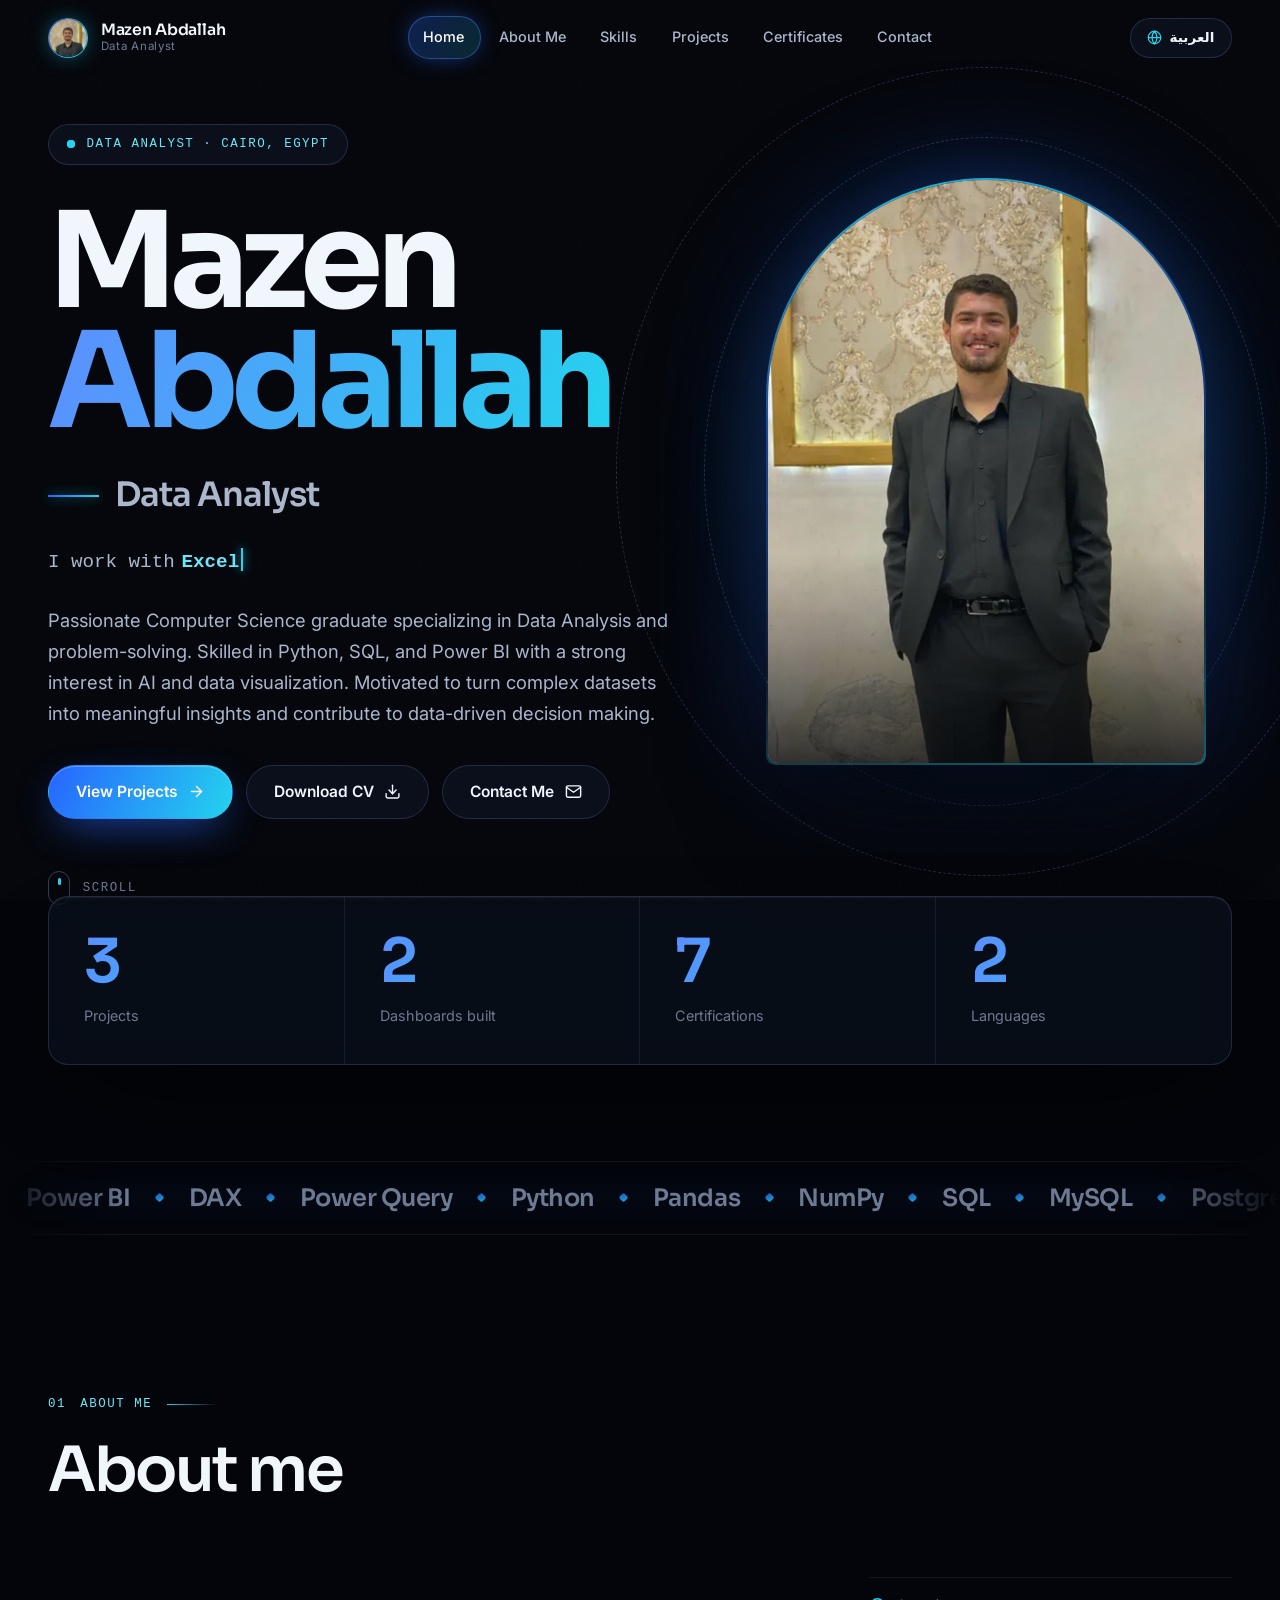
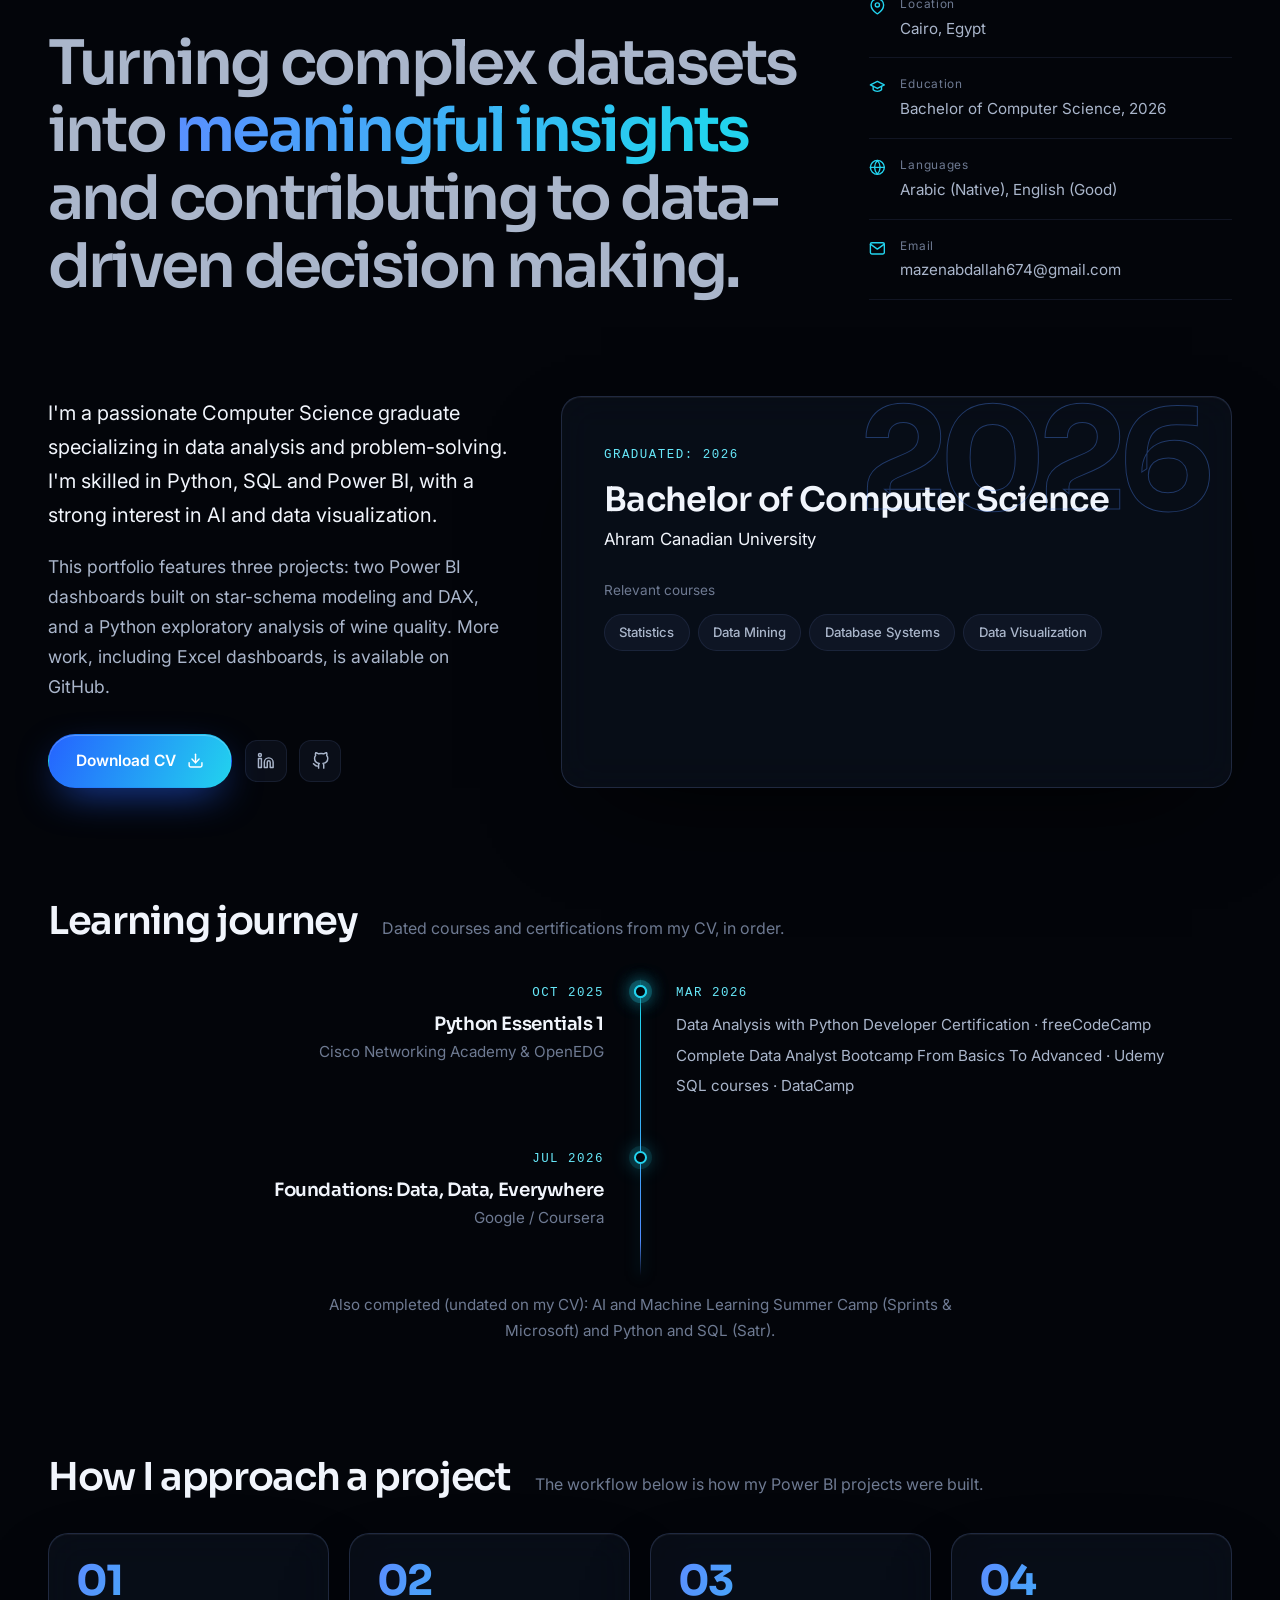
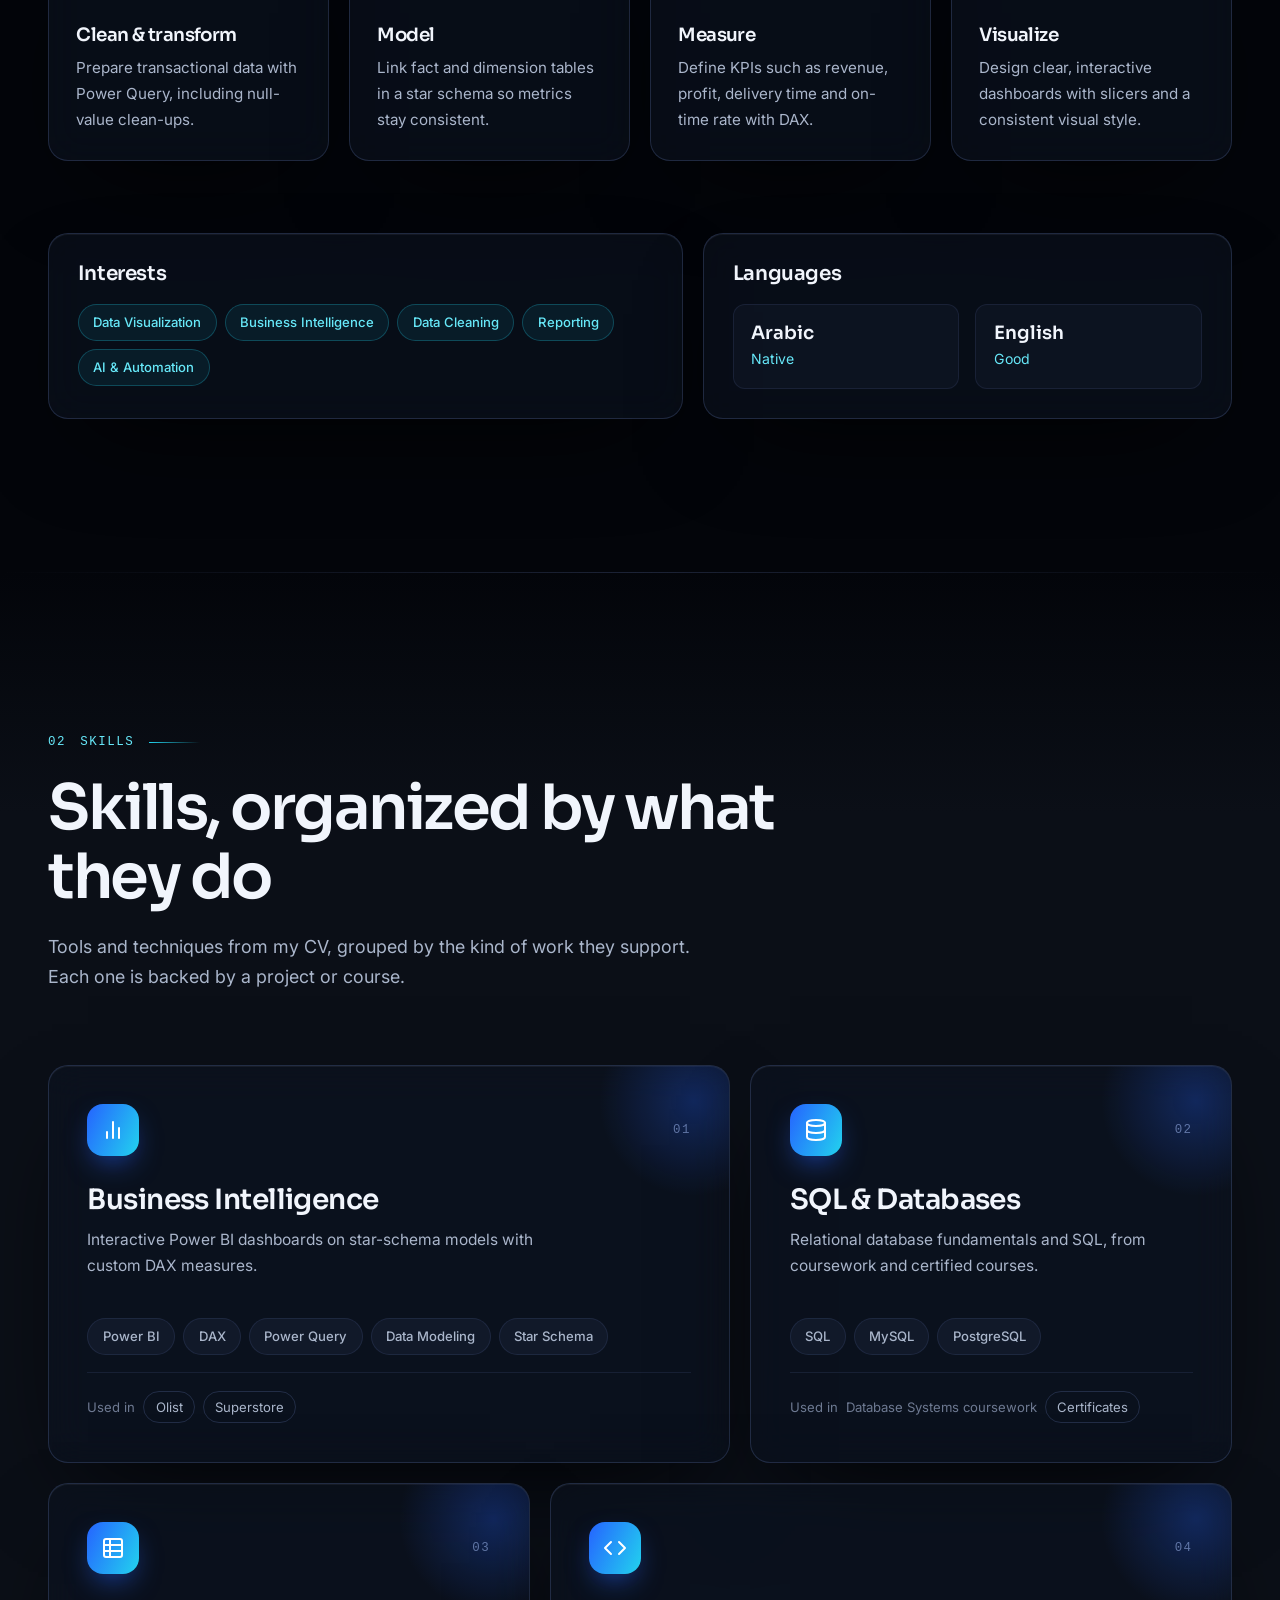
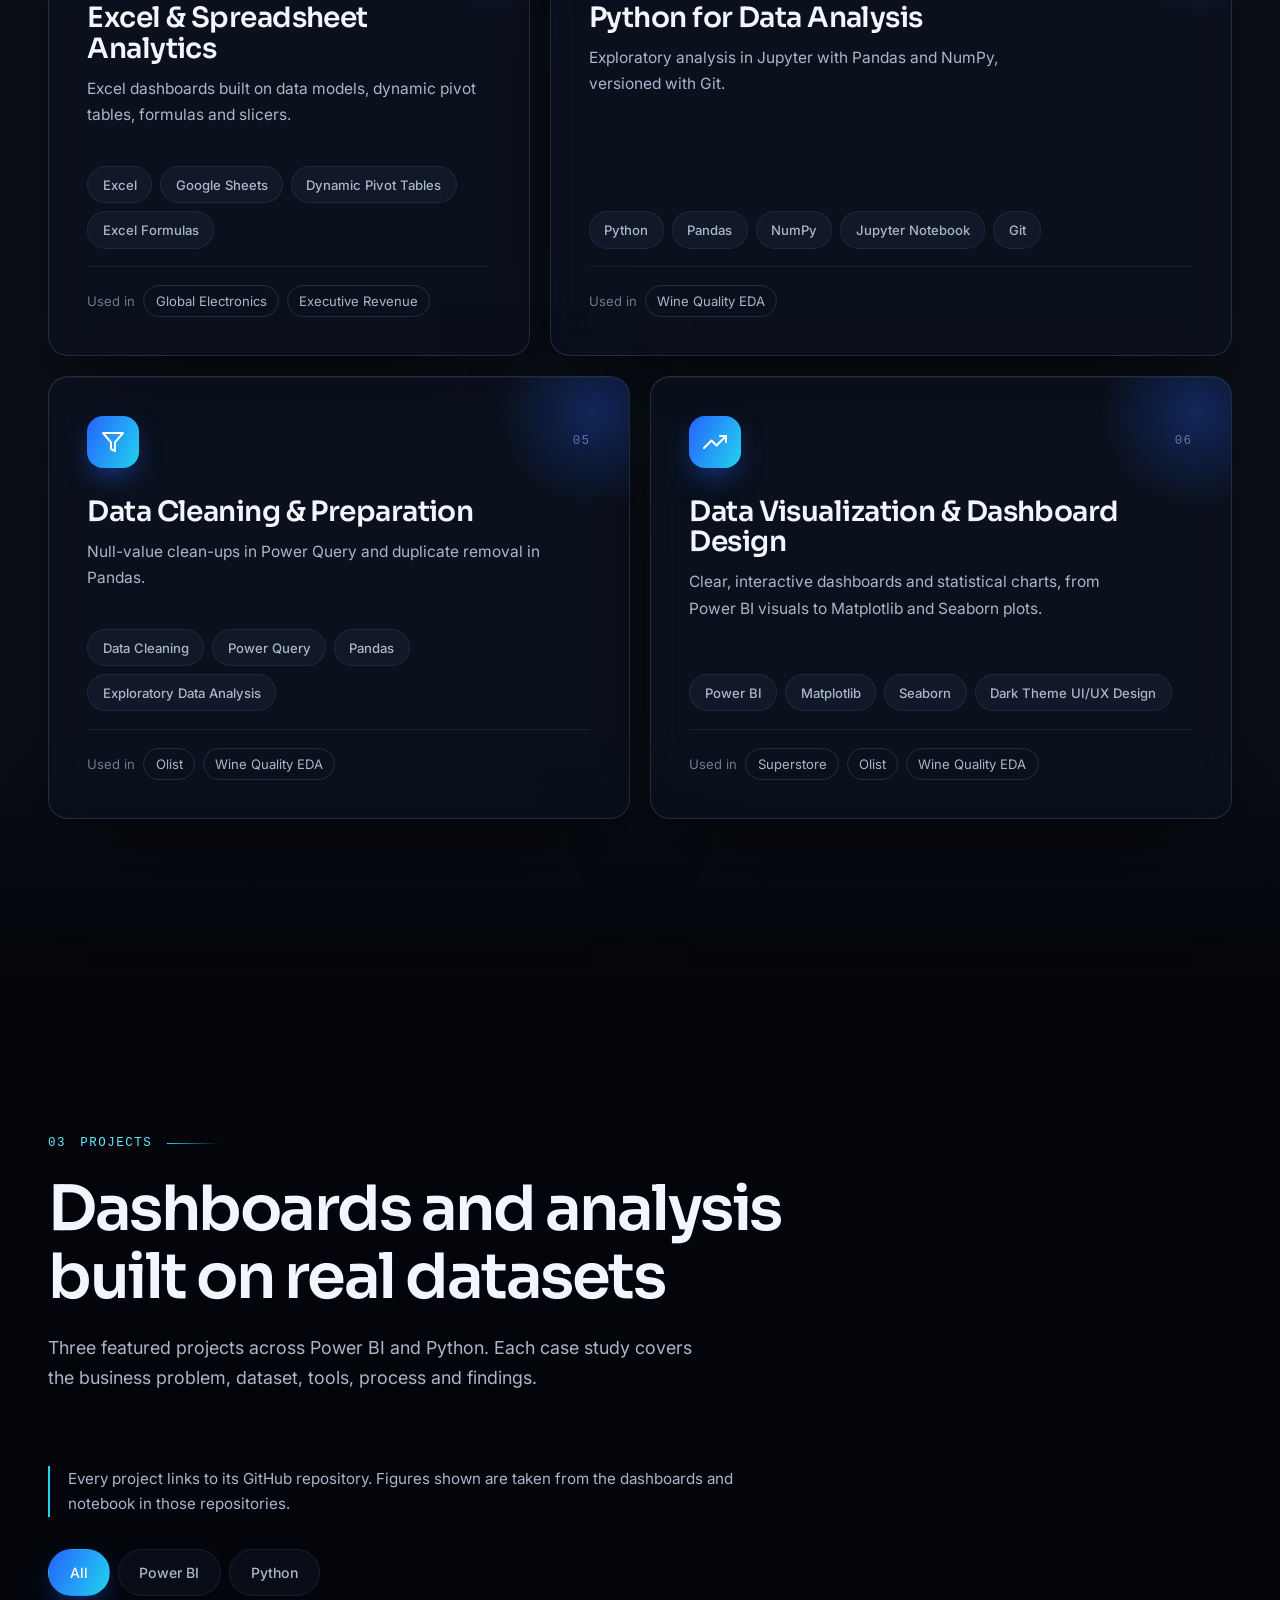
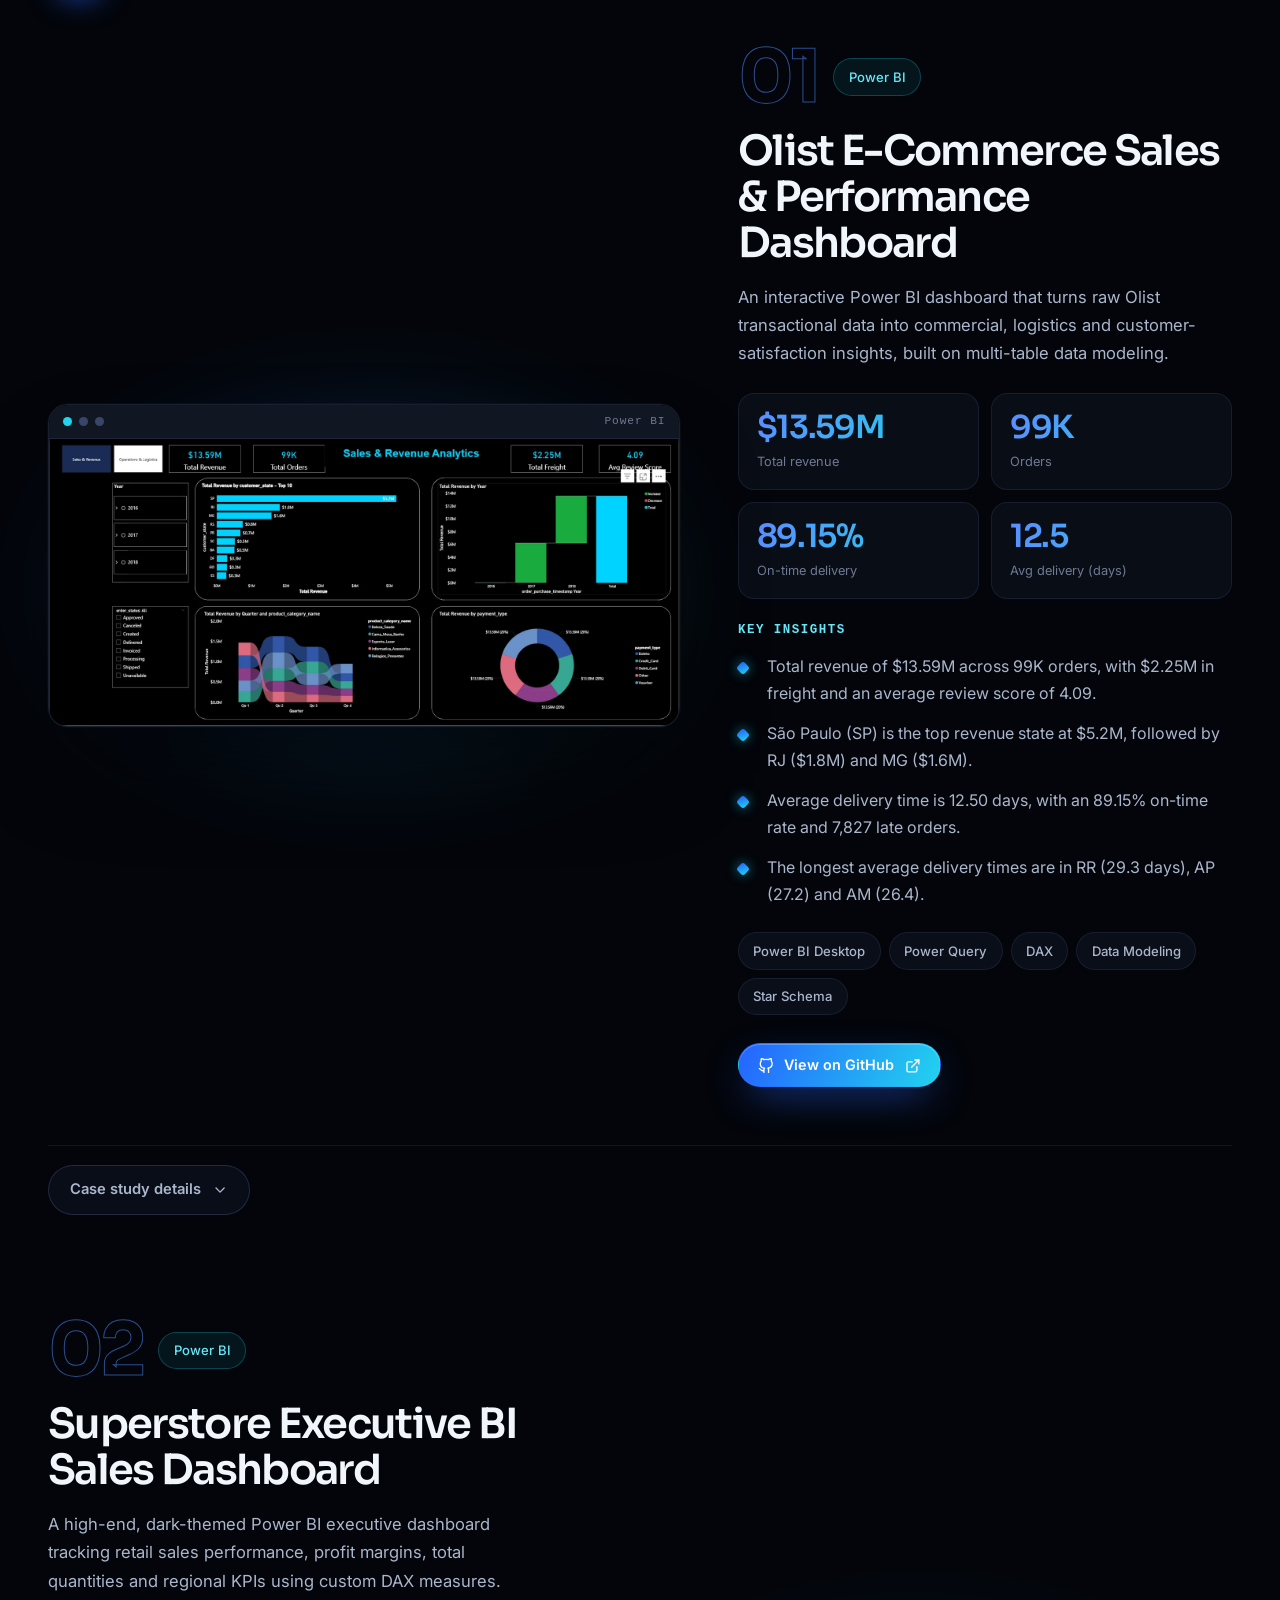
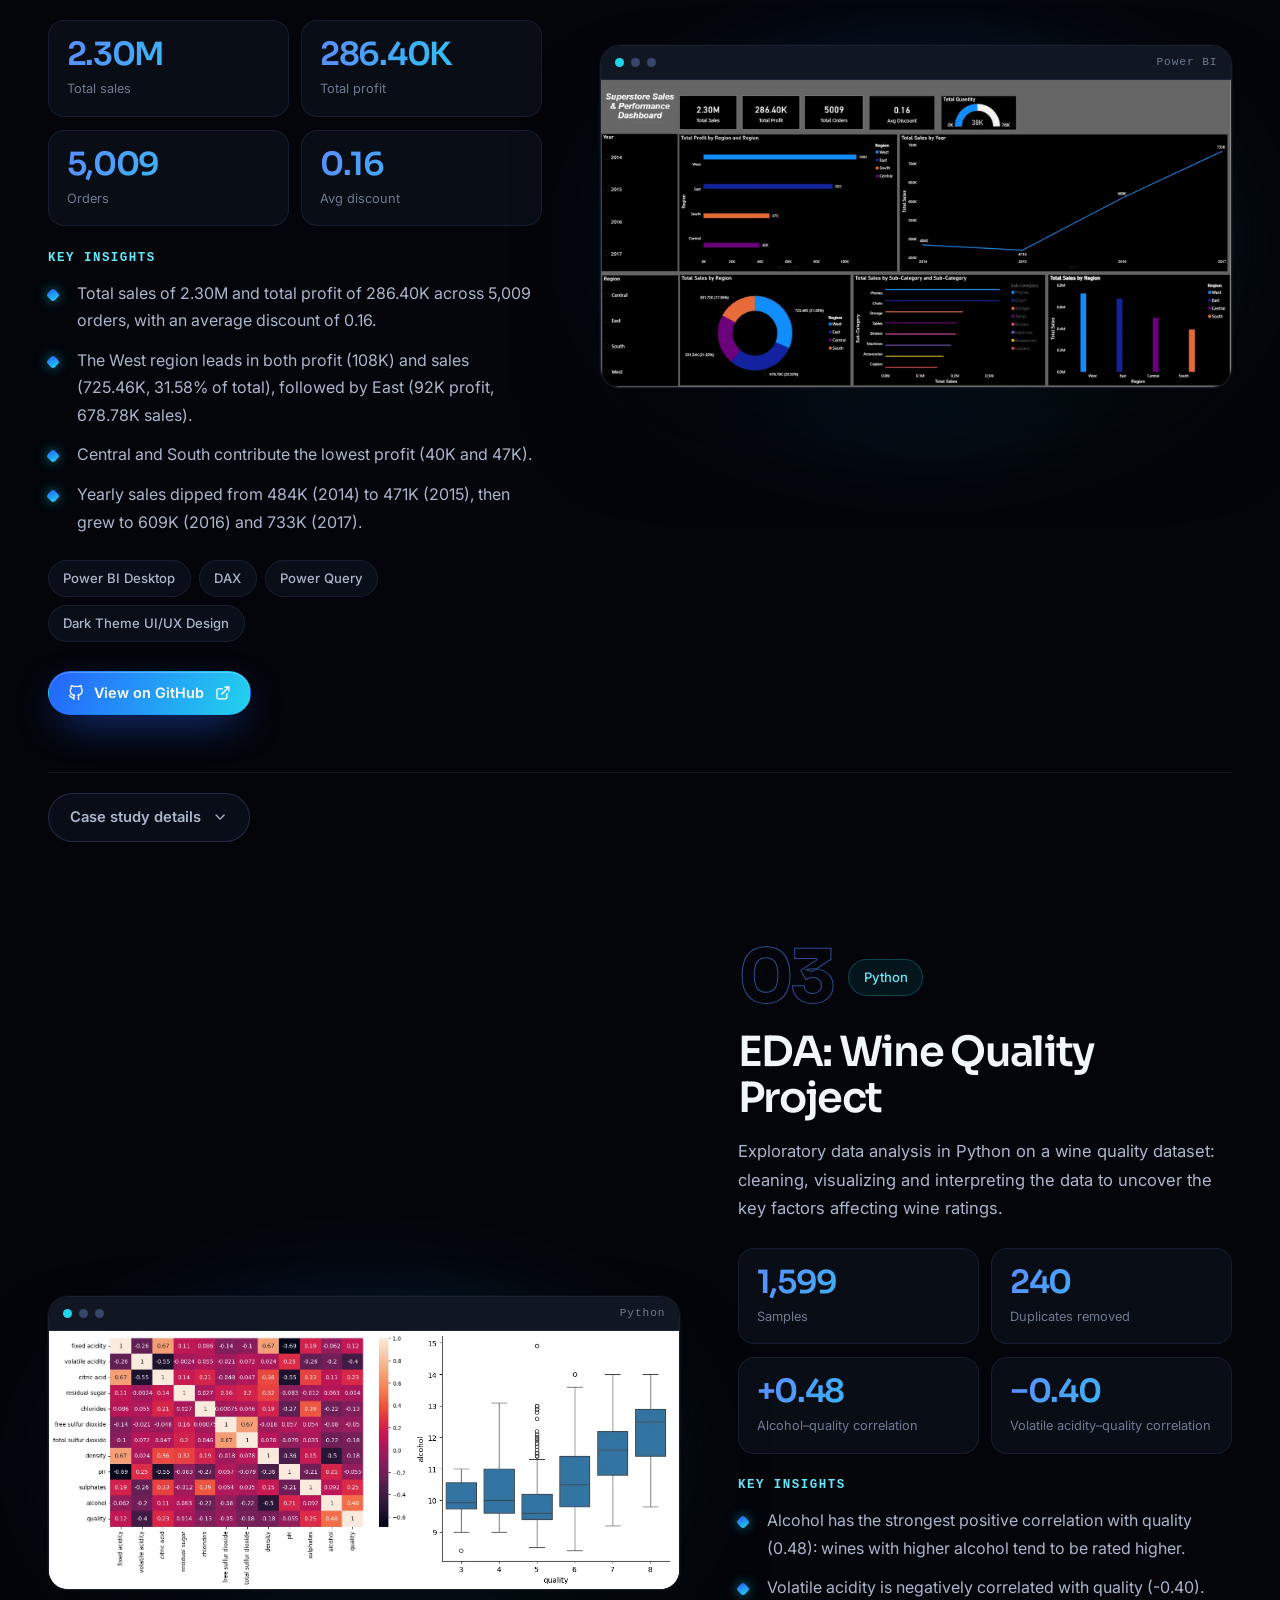
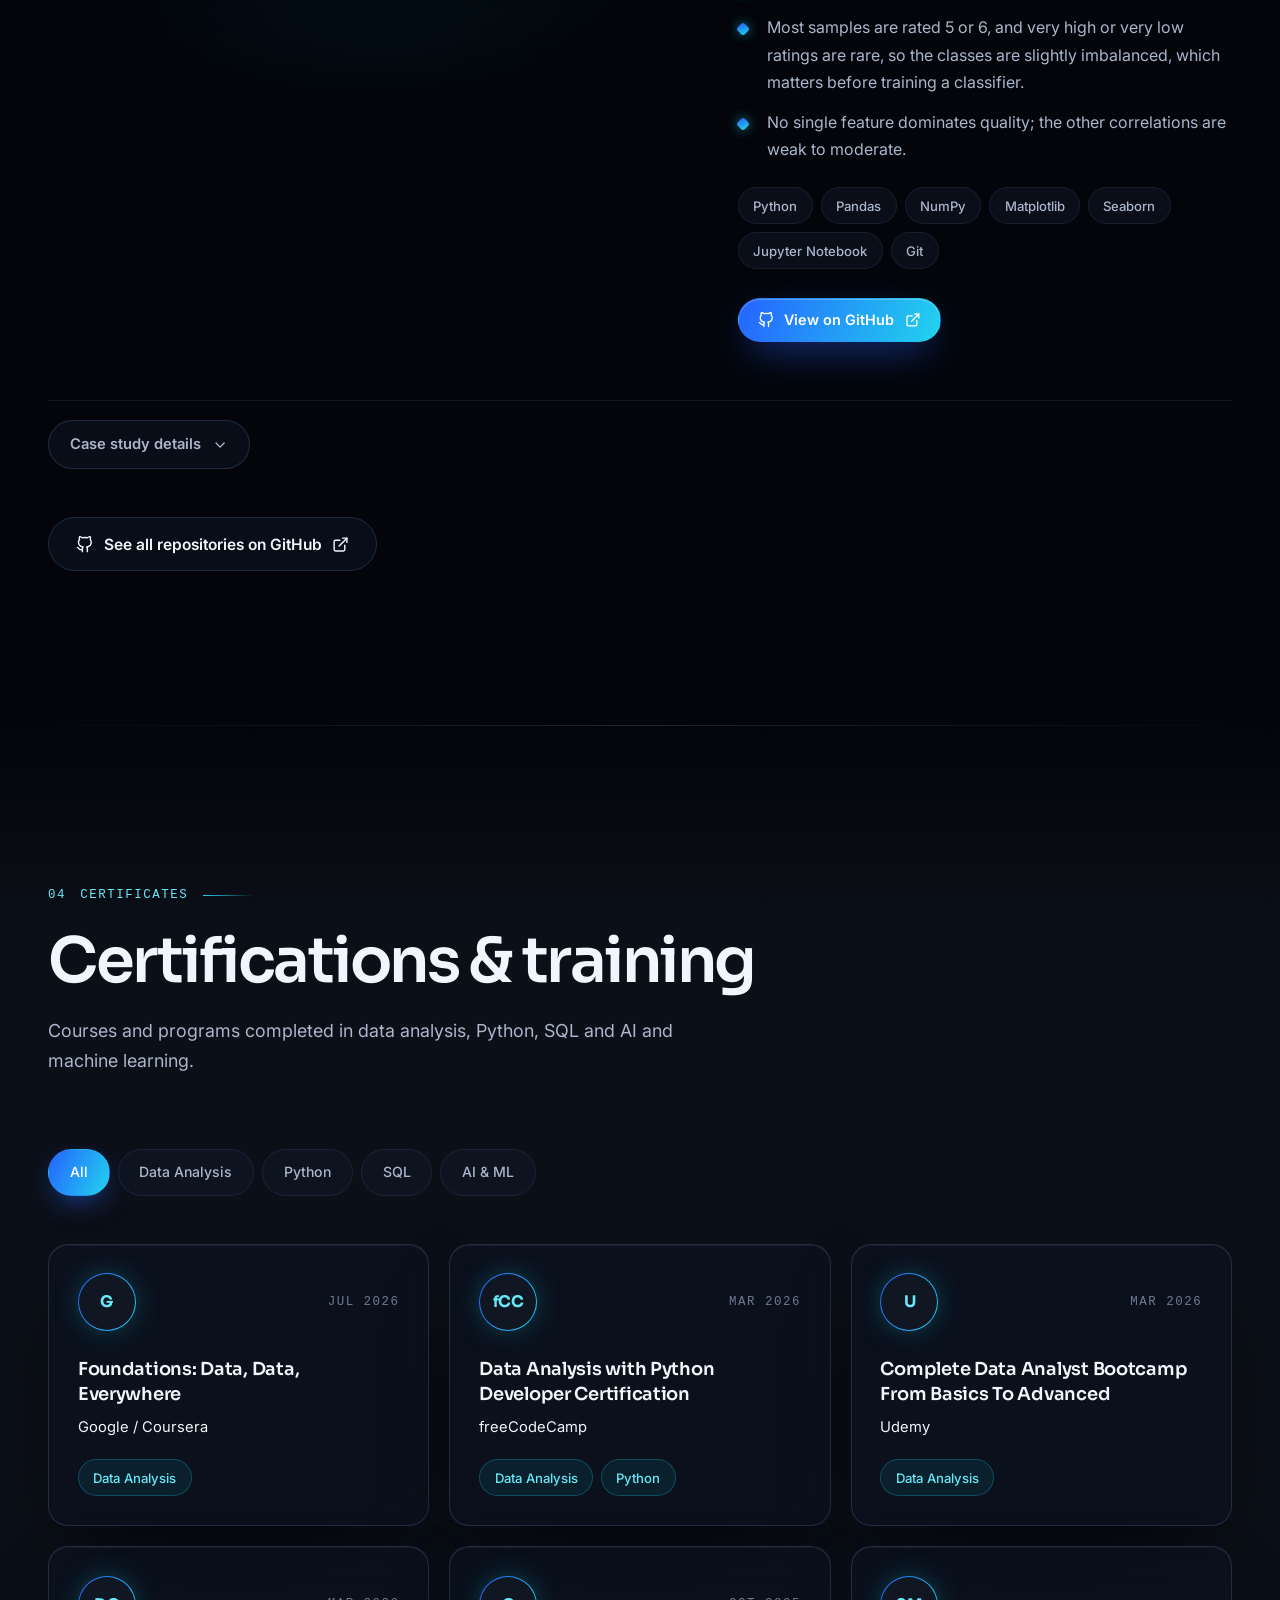
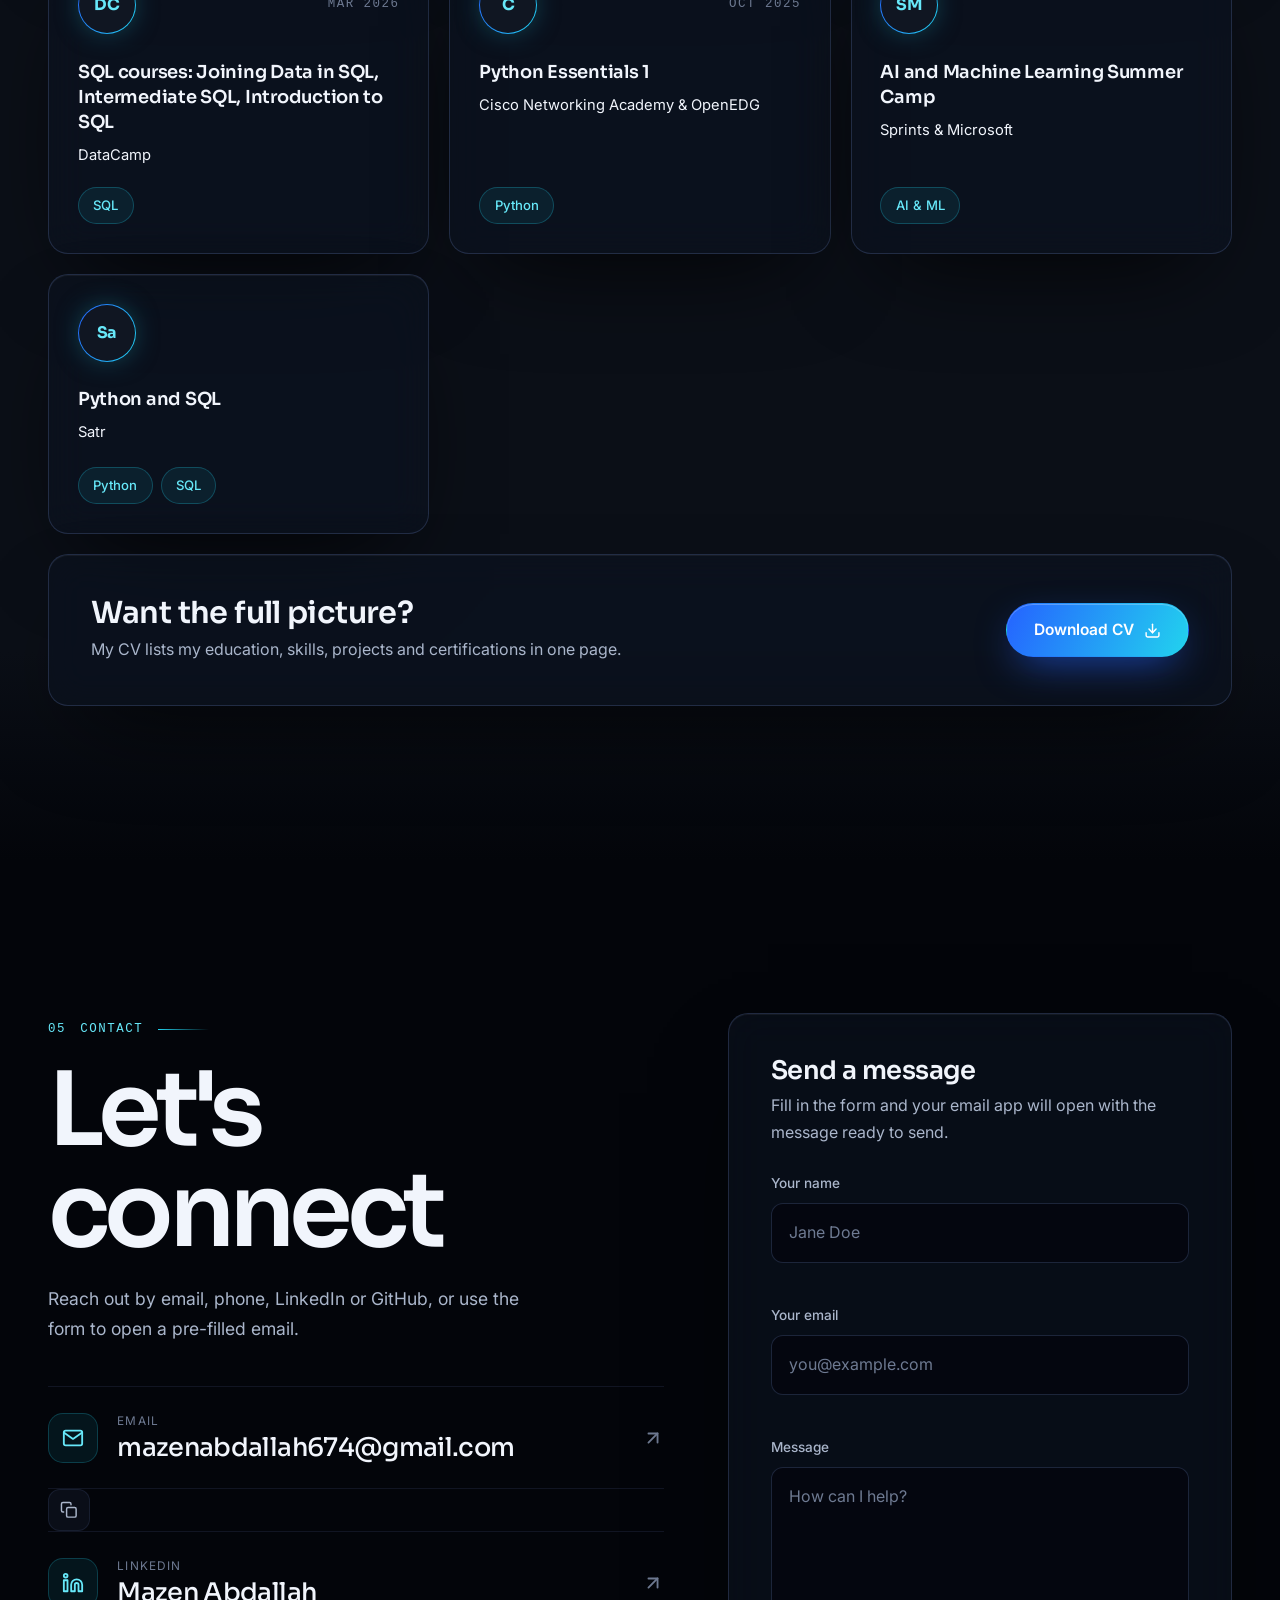
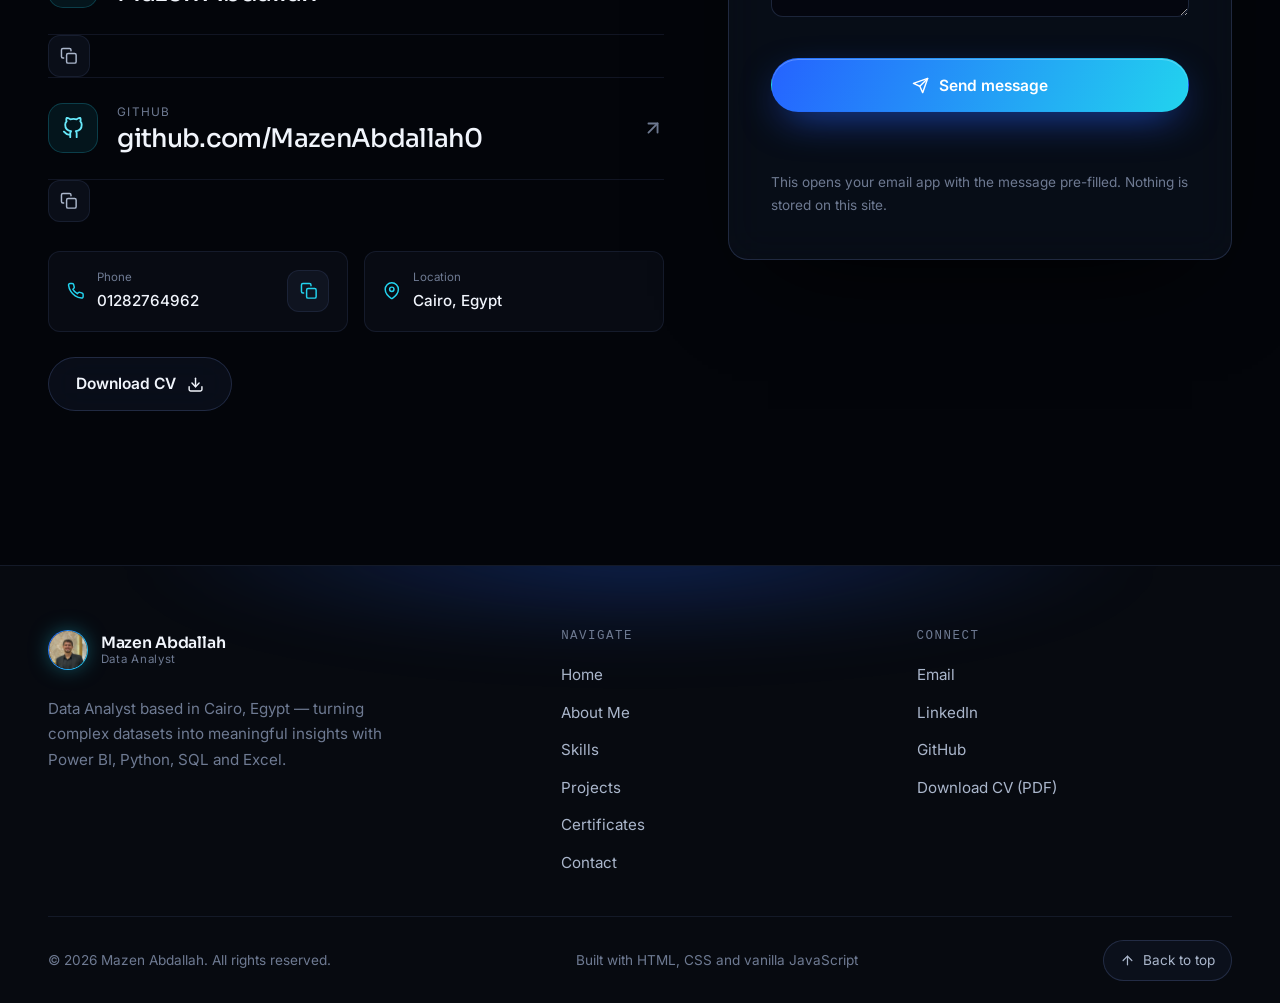
<file: index.html>
<!doctype html>
<html lang="en" dir="ltr">
<head>
<meta charset="utf-8">
<meta name="viewport" content="width=device-width, initial-scale=1">
<title data-i18n="meta.title">Mazen Abdallah | Data Analyst</title>
<meta name="description" content="Portfolio of Mazen Abdallah, Data Analyst and Computer Science graduate in Cairo, Egypt: Power BI, Excel and Python dashboards, SQL and data analysis." data-i18n-attr="content:meta.desc">
<meta name="author" content="Mazen Abdallah">
<meta name="theme-color" content="#03050a">
<meta name="color-scheme" content="dark">
<meta property="og:type" content="website">
<meta property="og:site_name" content="Mazen Abdallah">
<meta property="og:title" content="Mazen Abdallah | Data Analyst" data-i18n-attr="content:meta.title">
<meta property="og:description" content="Portfolio of Mazen Abdallah, Data Analyst and Computer Science graduate in Cairo, Egypt: Power BI, Excel and Python dashboards, SQL and data analysis." data-i18n-attr="content:meta.desc">
<link rel="icon" href="assets/favicon.svg" type="image/svg+xml">
<link rel="preconnect" href="https://fonts.googleapis.com">
<link rel="preconnect" href="https://fonts.gstatic.com" crossorigin>
<link rel="stylesheet" href="https://fonts.googleapis.com/css2?family=IBM+Plex+Sans+Arabic:wght@400;500;600&amp;family=Inter:wght@400;500;600&amp;family=Sora:wght@500;600;700&amp;display=swap">
<link rel="stylesheet" href="css/tokens.css">
<link rel="stylesheet" href="css/base.css">
<link rel="stylesheet" href="css/layout.css">
<link rel="stylesheet" href="css/components.css">
<link rel="stylesheet" href="css/sections.css">
<link rel="stylesheet" href="css/gallery.css">
<link rel="stylesheet" href="css/rtl.css">
<script>(function(){var d=document.documentElement;d.classList.add("js");try{var l=new URLSearchParams(location.search).get("lang")||localStorage.getItem("portfolio-lang");if(l==="ar"){d.lang="ar";d.dir="rtl";}}catch(e){}})();</script>
<script type="application/ld+json">
{"@context":"https://schema.org","@type":"Person","name":"Mazen Abdallah","jobTitle":"Data Analyst","email":"mailto:mazenabdallah674@gmail.com","address":{"@type":"PostalAddress","addressLocality":"Cairo","addressCountry":"EG"},"alumniOf":{"@type":"CollegeOrUniversity","name":"Ahram Canadian University"},"knowsAbout":["Data Analysis","Power BI","Python","SQL","Excel","Data Visualization"],"sameAs":["https://www.linkedin.com/in/mazen-abdallah-8445172a8/","https://github.com/MazenAbdallah0"]}
</script>
</head>
<body>
<svg width="0" height="0" style="position:absolute" aria-hidden="true" focusable="false"><defs>
<linearGradient id="spark" x1="0" y1="0" x2="1" y2="0"><stop offset="0" stop-color="#2563ff"/><stop offset="1" stop-color="#22d3ee"/></linearGradient>
<symbol id="i-arrow" viewBox="0 0 24 24"><line x1="5" y1="12" x2="19" y2="12"/><polyline points="12 5 19 12 12 19"/></symbol>
<symbol id="i-download" viewBox="0 0 24 24"><path d="M21 15v4a2 2 0 0 1-2 2H5a2 2 0 0 1-2-2v-4"/><polyline points="7 10 12 15 17 10"/><line x1="12" y1="15" x2="12" y2="3"/></symbol>
<symbol id="i-mail" viewBox="0 0 24 24"><path d="M4 4h16c1.1 0 2 .9 2 2v12c0 1.1-.9 2-2 2H4c-1.1 0-2-.9-2-2V6c0-1.1.9-2 2-2z"/><polyline points="22,6 12,13 2,6"/></symbol>
<symbol id="i-phone" viewBox="0 0 24 24"><path d="M22 16.92v3a2 2 0 0 1-2.18 2 19.79 19.79 0 0 1-8.63-3.07 19.5 19.5 0 0 1-6-6 19.79 19.79 0 0 1-3.07-8.67A2 2 0 0 1 4.11 2h3a2 2 0 0 1 2 1.72 12.84 12.84 0 0 0 .7 2.81 2 2 0 0 1-.45 2.11L8.09 9.91a16 16 0 0 0 6 6l1.27-1.27a2 2 0 0 1 2.11-.45 12.84 12.84 0 0 0 2.81.7A2 2 0 0 1 22 16.92z"/></symbol>
<symbol id="i-pin" viewBox="0 0 24 24"><path d="M21 10c0 7-9 13-9 13s-9-6-9-13a9 9 0 0 1 18 0z"/><circle cx="12" cy="10" r="3"/></symbol>
<symbol id="i-linkedin" viewBox="0 0 24 24"><path d="M16 8a6 6 0 0 1 6 6v7h-4v-7a2 2 0 0 0-2-2 2 2 0 0 0-2 2v7h-4v-7a6 6 0 0 1 6-6z"/><rect x="2" y="9" width="4" height="12"/><circle cx="4" cy="4" r="2"/></symbol>
<symbol id="i-github" viewBox="0 0 24 24"><path d="M9 19c-5 1.5-5-2.5-7-3m14 6v-3.87a3.37 3.37 0 0 0-.94-2.61c3.14-.35 6.44-1.54 6.44-7A5.44 5.44 0 0 0 20 4.77 5.07 5.07 0 0 0 19.91 1S18.73.65 16 2.48a13.38 13.38 0 0 0-7 0C6.27.65 5.09 1 5.09 1A5.07 5.07 0 0 0 5 4.77a5.44 5.44 0 0 0-1.5 3.78c0 5.42 3.3 6.61 6.44 7A3.37 3.37 0 0 0 9 18.13V22"/></symbol>
<symbol id="i-globe" viewBox="0 0 24 24"><circle cx="12" cy="12" r="10"/><line x1="2" y1="12" x2="22" y2="12"/><path d="M12 2a15.3 15.3 0 0 1 4 10 15.3 15.3 0 0 1-4 10 15.3 15.3 0 0 1-4-10 15.3 15.3 0 0 1 4-10z"/></symbol>
<symbol id="i-copy" viewBox="0 0 24 24"><rect x="9" y="9" width="13" height="13" rx="2" ry="2"/><path d="M5 15H4a2 2 0 0 1-2-2V4a2 2 0 0 1 2-2h9a2 2 0 0 1 2 2v1"/></symbol>
<symbol id="i-database" viewBox="0 0 24 24"><ellipse cx="12" cy="5" rx="9" ry="3"/><path d="M21 12c0 1.66-4 3-9 3s-9-1.34-9-3"/><path d="M3 5v14c0 1.66 4 3 9 3s9-1.34 9-3V5"/></symbol>
<symbol id="i-code" viewBox="0 0 24 24"><polyline points="16 18 22 12 16 6"/><polyline points="8 6 2 12 8 18"/></symbol>
<symbol id="i-grid" viewBox="0 0 24 24"><rect x="3" y="3" width="18" height="18" rx="2"/><line x1="3" y1="9" x2="21" y2="9"/><line x1="3" y1="15" x2="21" y2="15"/><line x1="9" y1="3" x2="9" y2="21"/></symbol>
<symbol id="i-filter" viewBox="0 0 24 24"><polygon points="22 3 2 3 10 12.46 10 19 14 21 14 12.46 22 3"/></symbol>
<symbol id="i-cap" viewBox="0 0 24 24"><path d="M22 10L12 5 2 10l10 5 10-5z"/><path d="M6 12v5c3 3 9 3 12 0v-5"/></symbol>
<symbol id="i-external" viewBox="0 0 24 24"><path d="M18 13v6a2 2 0 0 1-2 2H5a2 2 0 0 1-2-2V8a2 2 0 0 1 2-2h6"/><polyline points="15 3 21 3 21 9"/><line x1="10" y1="14" x2="21" y2="3"/></symbol>
<symbol id="i-send" viewBox="0 0 24 24"><line x1="22" y1="2" x2="11" y2="13"/><polygon points="22 2 15 22 11 13 2 9 22 2"/></symbol>
<symbol id="i-expand" viewBox="0 0 24 24"><path d="M8 3H5a2 2 0 0 0-2 2v3m18 0V5a2 2 0 0 0-2-2h-3m0 18h3a2 2 0 0 0 2-2v-3M3 16v3a2 2 0 0 0 2 2h3"/></symbol>
<symbol id="i-x" viewBox="0 0 24 24"><line x1="18" y1="6" x2="6" y2="18"/><line x1="6" y1="6" x2="18" y2="18"/></symbol>
<symbol id="i-chev-left" viewBox="0 0 24 24"><polyline points="15 18 9 12 15 6"/></symbol>
<symbol id="i-chev-right" viewBox="0 0 24 24"><polyline points="9 18 15 12 9 6"/></symbol>
<symbol id="i-chev-down" viewBox="0 0 24 24"><polyline points="6 9 12 15 18 9"/></symbol>
<symbol id="i-trend" viewBox="0 0 24 24"><polyline points="23 6 13.5 15.5 8.5 10.5 1 18"/><polyline points="17 6 23 6 23 12"/></symbol>
<symbol id="i-chart" viewBox="0 0 24 24"><line x1="18" y1="20" x2="18" y2="10"/><line x1="12" y1="20" x2="12" y2="4"/><line x1="6" y1="20" x2="6" y2="14"/></symbol>
</defs></svg>
<a class="skip-link" href="#main" data-i18n="skip">Skip to content</a>
<div class="scroll-progress" aria-hidden="true"></div>
<header class="site-header">
  <div class="container nav">
    <a class="brand" href="#home" aria-label="Mazen Abdallah, back to top" data-i18n-attr="aria-label:brand.home"><img class="brand-avatar" src="assets/img/profile/mazen-abdallah-320.webp" width="40" height="40" alt="" decoding="async"><span class="brand-text"><strong class="brand-name" data-i18n="brand.name">Mazen Abdallah</strong><small class="brand-role" data-i18n="brand.role">Data Analyst</small></span></a>
    <nav id="nav-links" class="nav-links" aria-label="Main navigation" data-i18n-attr="aria-label:nav.aria">
      <span class="nav-ind" aria-hidden="true"></span>
      <a href="#home"><span data-i18n="nav.home">Home</span></a><a href="#about"><span data-i18n="nav.about">About Me</span></a><a href="#skills"><span data-i18n="nav.skills">Skills</span></a><a href="#projects"><span data-i18n="nav.projects">Projects</span></a><a href="#certificates"><span data-i18n="nav.certs">Certificates</span></a><a href="#contact"><span data-i18n="nav.contact">Contact</span></a>
    </nav>
    <div class="nav-actions">
      <button type="button" class="lang-switch" data-lang-toggle aria-label="Switch language to Arabic" data-i18n-attr="aria-label:lang.aria"><svg class="ico" aria-hidden="true" focusable="false"><use href="#i-globe"/></svg><span data-i18n="lang.label">العربية</span></button>
      <button type="button" class="nav-toggle" aria-expanded="false" aria-controls="nav-links" aria-label="Toggle menu" data-i18n-attr="aria-label:menu.aria"><span></span></button>
    </div>
  </div>
</header>
<main id="main">
<section class="hero" id="home">
  <div class="container hero-grid">
    <div class="hero-copy">
      <p class="hero-eyebrow mono reveal"><span class="pulse" aria-hidden="true"></span><span data-i18n="hero.eyebrow">Data Analyst · Cairo, Egypt</span></p>
      <h1 class="hero-title reveal" style="--d:.06s"><span class="l1" data-i18n="hero.name1">Mazen</span> <span class="l2" data-i18n="hero.name2">Abdallah</span></h1>
      <p class="hero-role reveal" style="--d:.12s" data-i18n="hero.role">Data Analyst</p>
      <p class="typed-line reveal" style="--d:.18s"><span data-i18n="hero.works">I work with</span><span><span class="typed" data-typed></span><span class="caret" aria-hidden="true"></span></span></p>
      <span class="sr-only" data-i18n="typed.static">SQL, Excel, Power BI, Python, Data Cleaning and Data Visualization</span>
      <p class="hero-intro reveal" style="--d:.24s" data-i18n="hero.intro">Passionate Computer Science graduate specializing in Data Analysis and problem-solving. Skilled in Python, SQL, and Power BI with a strong interest in AI and data visualization. Motivated to turn complex datasets into meaningful insights and contribute to data-driven decision making.</p>
      <div class="btn-row hero-cta reveal" style="--d:.3s">
        <a class="btn btn-primary" href="#projects" data-magnetic><span data-i18n="btn.projects">View Projects</span><svg class="ico ico-arrow" aria-hidden="true" focusable="false"><use href="#i-arrow"/></svg></a>
        <a class="btn btn-glass" href="assets/docs/Mazen_Abdallah_CV.pdf" download="Mazen_Abdallah_CV.pdf"><span data-i18n="btn.cv">Download CV</span><svg class="ico" aria-hidden="true" focusable="false"><use href="#i-download"/></svg></a>
        <a class="btn btn-glass" href="#contact" ><span data-i18n="btn.contact">Contact Me</span><svg class="ico" aria-hidden="true" focusable="false"><use href="#i-mail"/></svg></a>
      </div>
    </div>
    <div class="hero-visual reveal" style="--d:.1s" data-tilt="7">
      <div class="portrait">
        <span class="portrait-aura" aria-hidden="true"></span>
        <span class="orbit o1" aria-hidden="true"><i></i></span>
        <span class="orbit o2" aria-hidden="true"><i></i></span>
        <div class="portrait-frame" data-tilt-target>
          <div class="portrait-img"><img src="assets/img/profile/mazen-abdallah-portrait-720.webp" srcset="assets/img/profile/mazen-abdallah-portrait-480.webp 480w, assets/img/profile/mazen-abdallah-portrait-720.webp 720w, assets/img/profile/mazen-abdallah-portrait-960.webp 960w" sizes="(max-width: 980px) min(72vw, 300px), 440px" width="960" height="1280" fetchpriority="high" decoding="async" alt="Portrait of Mazen Abdallah" data-i18n-attr="alt:home.photo.alt"></div>
        </div>
      </div>
    </div>
  </div>
  <div class="scroll-cue mono" aria-hidden="true"><span class="mouse"></span><span data-i18n="hero.scroll">Scroll</span></div>
</section>

<div class="strip-wrap"><div class="container">
  <div class="glass stats-strip reveal">
    <div class="stat"><span class="stat-num" data-count="3">3</span><span class="stat-label" data-i18n="home.stat.projects">Projects</span></div>
    <div class="stat"><span class="stat-num" data-count="2">2</span><span class="stat-label" data-i18n="home.stat.dashboards">Dashboards built</span></div>
    <div class="stat"><span class="stat-num" data-count="7">7</span><span class="stat-label" data-i18n="home.stat.certs">Certifications</span></div>
    <div class="stat"><span class="stat-num" data-count="2">2</span><span class="stat-label" data-i18n="home.stat.langs">Languages</span></div>
  </div>
</div></div>

<div class="marquee" style="margin-top:clamp(3.5rem,8vw,6rem)" role="group" aria-label="Tools and technologies" data-i18n-attr="aria-label:home.tools.aria">
  <div class="marquee-track"><span class="marquee-item">Power BI</span><span class="marquee-item">DAX</span><span class="marquee-item">Power Query</span><span class="marquee-item">Python</span><span class="marquee-item">Pandas</span><span class="marquee-item">NumPy</span><span class="marquee-item">SQL</span><span class="marquee-item">MySQL</span><span class="marquee-item">PostgreSQL</span><span class="marquee-item">Excel</span><span class="marquee-item">Matplotlib</span><span class="marquee-item">Seaborn</span><span class="marquee-item">Jupyter Notebook</span><span class="marquee-item">Git</span><span class="marquee-item" aria-hidden="true">Power BI</span><span class="marquee-item" aria-hidden="true">DAX</span><span class="marquee-item" aria-hidden="true">Power Query</span><span class="marquee-item" aria-hidden="true">Python</span><span class="marquee-item" aria-hidden="true">Pandas</span><span class="marquee-item" aria-hidden="true">NumPy</span><span class="marquee-item" aria-hidden="true">SQL</span><span class="marquee-item" aria-hidden="true">MySQL</span><span class="marquee-item" aria-hidden="true">PostgreSQL</span><span class="marquee-item" aria-hidden="true">Excel</span><span class="marquee-item" aria-hidden="true">Matplotlib</span><span class="marquee-item" aria-hidden="true">Seaborn</span><span class="marquee-item" aria-hidden="true">Jupyter Notebook</span><span class="marquee-item" aria-hidden="true">Git</span></div>
</div>
<section class="section" id="about">
  <div class="container">
    <div class="sec-head reveal"><p class="sec-no mono"><span>01</span><span data-i18n="nav.about">About Me</span></p><h2 data-i18n="sec.about.title">About me</h2></div>
    <div class="about-top">
      <p class="statement reveal" data-i18n-html="about.statement">Turning complex datasets into <span class="grad">meaningful insights</span> and contributing to data-driven decision making.</p>
      <aside class="about-side reveal" style="--d:.1s">
        <ul class="facts">
          <li><svg class="ico" aria-hidden="true" focusable="false"><use href="#i-pin"/></svg><span><small data-i18n="about.fact.loc">Location</small><span data-i18n="about.fact.loc.v">Cairo, Egypt</span></span></li>
          <li><svg class="ico" aria-hidden="true" focusable="false"><use href="#i-cap"/></svg><span><small data-i18n="about.fact.edu">Education</small><span data-i18n="about.fact.edu.v">Bachelor of Computer Science, 2026</span></span></li>
          <li><svg class="ico" aria-hidden="true" focusable="false"><use href="#i-globe"/></svg><span><small data-i18n="about.fact.lang">Languages</small><span data-i18n="about.fact.lang.v">Arabic (Native), English (Good)</span></span></li>
          <li><svg class="ico" aria-hidden="true" focusable="false"><use href="#i-mail"/></svg><span><small data-i18n="about.fact.mail">Email</small><a class="ltr" href="mailto:mazenabdallah674@gmail.com">mazenabdallah674@gmail.com</a></span></li>
        </ul>
      </aside>
    </div>

    <div class="about-body">
      <div class="story reveal">
        <p data-i18n="about.story.1">I'm a passionate Computer Science graduate specializing in data analysis and problem-solving. I'm skilled in Python, SQL and Power BI, with a strong interest in AI and data visualization.</p>
        <p data-i18n="about.story.3">This portfolio features three projects: two Power BI dashboards built on star-schema modeling and DAX, and a Python exploratory analysis of wine quality. More work, including Excel dashboards, is available on GitHub.</p>
        <div class="btn-row">
          <a class="btn btn-primary" href="assets/docs/Mazen_Abdallah_CV.pdf" download="Mazen_Abdallah_CV.pdf"><span data-i18n="btn.cv">Download CV</span><svg class="ico" aria-hidden="true" focusable="false"><use href="#i-download"/></svg></a>
          <a class="icon-btn" href="https://www.linkedin.com/in/mazen-abdallah-8445172a8/" target="_blank" rel="noopener noreferrer" aria-label="LinkedIn" data-i18n-attr="aria-label:footer.linkedin"><svg class="ico" aria-hidden="true" focusable="false"><use href="#i-linkedin"/></svg></a>
          <a class="icon-btn" href="https://github.com/MazenAbdallah0" target="_blank" rel="noopener noreferrer" aria-label="GitHub" data-i18n-attr="aria-label:footer.github"><svg class="ico" aria-hidden="true" focusable="false"><use href="#i-github"/></svg></a>
        </div>
      </div>
      <div class="glass edu-card reveal" style="--d:.1s">
        <span class="edu-year" aria-hidden="true">2026</span>
        <span class="mono" data-i18n="about.edu.when">Graduated: 2026</span>
        <h3 data-i18n="about.edu.degree">Bachelor of Computer Science</h3>
        <p class="edu-school" data-i18n="about.edu.school">Ahram Canadian University</p>
        <p class="edu-courses" data-i18n="about.edu.courses">Relevant courses</p>
        <ul class="chips"><li class="chip" data-i18n="about.c.stats">Statistics</li><li class="chip" data-i18n="about.c.mining">Data Mining</li><li class="chip" data-i18n="about.c.db">Database Systems</li><li class="chip" data-i18n="about.c.viz">Data Visualization</li></ul>
      </div>
    </div>

    <div class="sub-head reveal"><h3 data-i18n="tl.h">Learning journey</h3><p data-i18n="tl.lead">Dated courses and certifications from my CV, in order.</p></div>
    <div class="tl">
  <div class="tl-item reveal"><span class="tl-node"></span><span class="tl-date mono" data-i18n="tl.1.d">Oct 2025</span><h4 data-i18n="tl.1.t">Python Essentials 1</h4><p class="ltr" data-i18n="tl.1.s">Cisco Networking Academy &amp; OpenEDG</p></div>
  <div class="tl-item reveal" style="--d:.08s"><span class="tl-node"></span><span class="tl-date mono" data-i18n="tl.2.d">Mar 2026</span><ul><li data-i18n="tl.2.a">Data Analysis with Python Developer Certification · freeCodeCamp</li><li data-i18n="tl.2.b">Complete Data Analyst Bootcamp From Basics To Advanced · Udemy</li><li data-i18n="tl.2.c">SQL courses · DataCamp</li></ul></div>
  <div class="tl-item reveal" style="--d:.16s"><span class="tl-node"></span><span class="tl-date mono" data-i18n="tl.3.d">Jul 2026</span><h4 data-i18n="tl.3.t">Foundations: Data, Data, Everywhere</h4><p class="ltr" data-i18n="tl.3.s">Google / Coursera</p></div>
</div>
<p class="tl-also reveal" data-i18n="tl.also">Also completed (undated on my CV): AI and Machine Learning Summer Camp (Sprints &amp; Microsoft) and Python and SQL (Satr).</p>

    <div class="sub-head reveal"><h3 data-i18n="about.proc.h">How I approach a project</h3><p data-i18n="about.proc.lead">The workflow below is how my Power BI projects were built.</p></div>
    <div class="pipeline"><article class="glass pipe reveal" style="--d:0.00s"><span class="pipe-no">01</span><h4 data-i18n="about.proc.1.t">Clean &amp; transform</h4><p data-i18n="about.proc.1.d">Prepare transactional data with Power Query, including null-value clean-ups.</p></article><article class="glass pipe reveal" style="--d:0.07s"><span class="pipe-no">02</span><h4 data-i18n="about.proc.2.t">Model</h4><p data-i18n="about.proc.2.d">Link fact and dimension tables in a star schema so metrics stay consistent.</p></article><article class="glass pipe reveal" style="--d:0.14s"><span class="pipe-no">03</span><h4 data-i18n="about.proc.3.t">Measure</h4><p data-i18n="about.proc.3.d">Define KPIs such as revenue, profit, delivery time and on-time rate with DAX.</p></article><article class="glass pipe reveal" style="--d:0.21s"><span class="pipe-no">04</span><h4 data-i18n="about.proc.4.t">Visualize</h4><p data-i18n="about.proc.4.d">Design clear, interactive dashboards with slicers and a consistent visual style.</p></article></div>

    <div class="about-extra">
      <div class="glass reveal"><h3 data-i18n="about.int.h">Interests</h3><ul class="chips"><li class="chip chip-blue" data-i18n="about.int.1">Data Visualization</li><li class="chip chip-blue" data-i18n="about.int.2">Business Intelligence</li><li class="chip chip-blue" data-i18n="about.int.3">Data Cleaning</li><li class="chip chip-blue" data-i18n="about.int.4">Reporting</li><li class="chip chip-blue" data-i18n="about.int.5">AI &amp; Automation</li></ul></div>
      <div class="glass reveal" style="--d:.08s"><h3 data-i18n="about.lang.h">Languages</h3>
        <div class="lang-grid"><div><strong data-i18n="about.lang.ar">Arabic</strong><span data-i18n="about.lang.ar.l">Native</span></div><div><strong data-i18n="about.lang.en">English</strong><span data-i18n="about.lang.en.l">Good</span></div></div>
      </div>
    </div>
  </div>
</section>
<section class="section charcoal" id="skills">
  <div class="container">
    <div class="sec-head reveal"><p class="sec-no mono"><span>02</span><span data-i18n="nav.skills">Skills</span></p><h2 data-i18n="sec.skills.title">Skills, organized by what they do</h2><p class="lead" data-i18n="sec.skills.lead">Tools and techniques from my CV, grouped by the kind of work they support. Each one is backed by a project or course.</p></div>
    <div class="bento"><article class="glass tile s7 reveal" style="--d:0.00s">
  <div class="tile-top"><span class="tile-icon"><svg class="ico" aria-hidden="true" focusable="false"><use href="#i-chart"/></svg></span><span class="tile-no mono">01</span></div>
  <h3 data-i18n="sk.c1.t">Business Intelligence</h3>
  <p data-i18n="sk.c1.d">Interactive Power BI dashboards on star-schema models with custom DAX measures.</p>
  <ul class="chips"><li class="chip">Power BI</li><li class="chip">DAX</li><li class="chip">Power Query</li><li class="chip">Data Modeling</li><li class="chip">Star Schema</li></ul>
  <div class="tile-used"><span data-i18n="sk.used">Used in</span><a href="#olist">Olist</a><a href="#superstore">Superstore</a></div>
</article><article class="glass tile s5 reveal" style="--d:0.08s">
  <div class="tile-top"><span class="tile-icon"><svg class="ico" aria-hidden="true" focusable="false"><use href="#i-database"/></svg></span><span class="tile-no mono">02</span></div>
  <h3 data-i18n="sk.c2.t">SQL &amp; Databases</h3>
  <p data-i18n="sk.c2.d">Relational database fundamentals and SQL, from coursework and certified courses.</p>
  <ul class="chips"><li class="chip">SQL</li><li class="chip">MySQL</li><li class="chip">PostgreSQL</li></ul>
  <div class="tile-used"><span data-i18n="sk.used">Used in</span><span><span data-i18n="sk.ev.course">Database Systems coursework</span></span><a href="#certificates"><span data-i18n="skills.use.link.certs">Certificates</span></a></div>
</article><article class="glass tile s5 reveal" style="--d:0.00s">
  <div class="tile-top"><span class="tile-icon"><svg class="ico" aria-hidden="true" focusable="false"><use href="#i-grid"/></svg></span><span class="tile-no mono">03</span></div>
  <h3 data-i18n="sk.c3.t">Excel &amp; Spreadsheet Analytics</h3>
  <p data-i18n="sk.c3.d">Excel dashboards built on data models, dynamic pivot tables, formulas and slicers.</p>
  <ul class="chips"><li class="chip">Excel</li><li class="chip">Google Sheets</li><li class="chip">Dynamic Pivot Tables</li><li class="chip">Excel Formulas</li></ul>
  <div class="tile-used"><span data-i18n="sk.used">Used in</span><a href="https://github.com/MazenAbdallah0/Global-Electronics-Sales-Dashboard" target="_blank" rel="noopener noreferrer">Global Electronics</a><a href="https://github.com/MazenAbdallah0/Executive-Revenue-Sales-Dashboard" target="_blank" rel="noopener noreferrer">Executive Revenue</a></div>
</article><article class="glass tile s7 reveal" style="--d:0.08s">
  <div class="tile-top"><span class="tile-icon"><svg class="ico" aria-hidden="true" focusable="false"><use href="#i-code"/></svg></span><span class="tile-no mono">04</span></div>
  <h3 data-i18n="sk.c4.t">Python for Data Analysis</h3>
  <p data-i18n="sk.c4.d">Exploratory analysis in Jupyter with Pandas and NumPy, versioned with Git.</p>
  <ul class="chips"><li class="chip">Python</li><li class="chip">Pandas</li><li class="chip">NumPy</li><li class="chip">Jupyter Notebook</li><li class="chip">Git</li></ul>
  <div class="tile-used"><span data-i18n="sk.used">Used in</span><a href="#wine-eda">Wine Quality EDA</a></div>
</article><article class="glass tile s6 reveal" style="--d:0.00s">
  <div class="tile-top"><span class="tile-icon"><svg class="ico" aria-hidden="true" focusable="false"><use href="#i-filter"/></svg></span><span class="tile-no mono">05</span></div>
  <h3 data-i18n="sk.c5.t">Data Cleaning &amp; Preparation</h3>
  <p data-i18n="sk.c5.d">Null-value clean-ups in Power Query and duplicate removal in Pandas.</p>
  <ul class="chips"><li class="chip">Data Cleaning</li><li class="chip">Power Query</li><li class="chip">Pandas</li><li class="chip">Exploratory Data Analysis</li></ul>
  <div class="tile-used"><span data-i18n="sk.used">Used in</span><a href="#olist">Olist</a><a href="#wine-eda">Wine Quality EDA</a></div>
</article><article class="glass tile s6 reveal" style="--d:0.08s">
  <div class="tile-top"><span class="tile-icon"><svg class="ico" aria-hidden="true" focusable="false"><use href="#i-trend"/></svg></span><span class="tile-no mono">06</span></div>
  <h3 data-i18n="sk.c6.t">Data Visualization &amp; Dashboard Design</h3>
  <p data-i18n="sk.c6.d">Clear, interactive dashboards and statistical charts, from Power BI visuals to Matplotlib and Seaborn plots.</p>
  <ul class="chips"><li class="chip">Power BI</li><li class="chip">Matplotlib</li><li class="chip">Seaborn</li><li class="chip">Dark Theme UI/UX Design</li></ul>
  <div class="tile-used"><span data-i18n="sk.used">Used in</span><a href="#superstore">Superstore</a><a href="#olist">Olist</a><a href="#wine-eda">Wine Quality EDA</a></div>
</article></div>
  </div>
</section>
<section class="section" id="projects">
  <div class="container">
    <div class="sec-head reveal"><p class="sec-no mono"><span>03</span><span data-i18n="nav.projects">Projects</span></p><h2 data-i18n="projects.title">Dashboards and analysis built on real datasets</h2><p class="lead" data-i18n="projects.lead">Three featured projects across Power BI and Python. Each case study covers the business problem, dataset, tools, process and findings.</p></div>
    <p class="proj-note reveal" data-i18n="projects.note">Every project links to its GitHub repository. Figures shown are taken from the dashboards and notebook in those repositories.</p>
    <div class="filters reveal" role="group" data-filter-group="#proj-list" aria-label="Filter projects by tool" data-i18n-attr="aria-label:projects.f.aria"><button type="button" class="filter" data-filter="all" aria-pressed="false"><span data-i18n="projects.f.all">All</span></button><button type="button" class="filter" data-filter="powerbi" aria-pressed="false"><span data-i18n="projects.f.powerbi">Power BI</span></button><button type="button" class="filter" data-filter="python" aria-pressed="false"><span data-i18n="projects.f.python">Python</span></button></div>
    <div class="proj-list" id="proj-list" data-alternate>
<article class="proj" id="olist" data-filter-item data-tags="powerbi">
  <div class="proj-visual reveal" data-tilt="4"><div class="frame" data-tilt-target><div class="frame-bar"><i></i><i></i><i></i><span>Power BI</span></div><button type="button" class="shot" data-lightbox data-group="olist"><img src="assets/img/projects/olist-sales.webp" width="1600" height="728" loading="lazy" decoding="async" alt="Olist dashboard page 1: Sales and Revenue Analytics with revenue by state, revenue by year, quarterly category performance and payment methods" data-i18n-attr="alt:proj.olist.alt1"><span class="shot-hint"><svg class="ico" aria-hidden="true" focusable="false"><use href="#i-expand"/></svg><span data-i18n="projects.open.shot">Open screenshot</span></span></button></div></div>
  <div class="proj-info reveal" style="--d:.08s">
    <div class="proj-meta"><span class="proj-no" aria-hidden="true">01</span><span class="chip chip-blue">Power BI</span></div>
    <h3 data-i18n="proj.olist.title">Olist E-Commerce Sales &amp; Performance Dashboard</h3>
    <p data-i18n="proj.olist.overview">An interactive Power BI dashboard that turns raw Olist transactional data into commercial, logistics and customer-satisfaction insights, built on multi-table data modeling.</p>
    <div class="metrics"><div class="metric"><strong>$13.59M</strong><span data-i18n="m.revenue">Total revenue</span></div><div class="metric"><strong>99K</strong><span data-i18n="m.orders">Orders</span></div><div class="metric"><strong>89.15%</strong><span data-i18n="m.ontime">On-time delivery</span></div><div class="metric"><strong>12.5</strong><span data-i18n="m.delivery">Avg delivery (days)</span></div></div>
    <h4 class="insights-h mono" data-i18n="pr.insights">Key insights</h4>
    <ul class="check-list"><li data-i18n="proj.olist.f1">Total revenue of $13.59M across 99K orders, with $2.25M in freight and an average review score of 4.09.</li><li data-i18n="proj.olist.f2">São Paulo (SP) is the top revenue state at $5.2M, followed by RJ ($1.8M) and MG ($1.6M).</li><li data-i18n="proj.olist.f3">Average delivery time is 12.50 days, with an 89.15% on-time rate and 7,827 late orders.</li><li data-i18n="proj.olist.f4">The longest average delivery times are in RR (29.3 days), AP (27.2) and AM (26.4).</li></ul>
    <ul class="chips"><li class="chip">Power BI Desktop</li><li class="chip">Power Query</li><li class="chip">DAX</li><li class="chip">Data Modeling</li><li class="chip">Star Schema</li></ul>
    <div class="proj-actions">
      <a class="btn btn-primary btn-sm" href="https://github.com/MazenAbdallah0/e-commerce-sales-analysis" target="_blank" rel="noopener noreferrer"><svg class="ico" aria-hidden="true" focusable="false"><use href="#i-github"/></svg><span data-i18n="btn.github">View on GitHub</span><svg class="ico" aria-hidden="true" focusable="false"><use href="#i-external"/></svg></a>
    </div>
  </div>
  <details class="proj-more">
    <summary><span data-i18n="btn.case">Case study details</span><svg class="ico" aria-hidden="true" focusable="false"><use href="#i-chev-down"/></svg></summary>
    <div class="proj-more-body">
      <div><dl class="dl-block">
        <dt data-i18n="projects.l.problem">Business problem</dt><dd data-i18n="proj.olist.problem">Evaluate sales trends, regional revenue, payment methods and product categories; track delivery performance and late shipments; and see how delivery delays relate to customer review scores.</dd>
        <dt data-i18n="projects.l.dataset">Dataset</dt><dd data-i18n="proj.olist.dataset">Olist Brazilian E-Commerce Public Dataset: orders, order items, payments, reviews, customers, products, sellers and geolocation tables.</dd>
      </dl></div>
      <div><dl class="dl-block"><dt data-i18n="projects.l.process">Analysis process</dt><dd><ol class="step-list"><li data-i18n="proj.olist.p1">Cleaned and transformed the transactional tables in Power Query, including null-value clean-ups.</li><li data-i18n="proj.olist.p2">Modeled the data as a star schema with three fact tables (order items, payments, reviews) and five dimensions (orders, customers, products, sellers, geolocation).</li><li data-i18n="proj.olist.p3">Wrote DAX measures for total revenue, orders, freight, average review score, average delivery days, on-time rate and late orders.</li><li data-i18n="proj.olist.p4">Designed a dark-themed, two-page dashboard (Sales &amp; Revenue; Operations &amp; Logistics) with year and status slicers.</li></ol></dd></dl></div>
      <div><dl class="dl-block"><dt data-i18n="projects.l.shots">Screenshots</dt><dd><div class="thumbs"><figure class="thumb"><button type="button" class="shot" data-lightbox data-group="olist"><img src="assets/img/projects/olist-sales.webp" width="1600" height="728" loading="lazy" decoding="async" alt="Olist dashboard page 1: Sales and Revenue Analytics with revenue by state, revenue by year, quarterly category performance and payment methods" data-i18n-attr="alt:proj.olist.alt1"></button><figcaption data-i18n="proj.olist.cap1">Page 1: Sales &amp; Revenue</figcaption></figure><figure class="thumb"><button type="button" class="shot" data-lightbox data-group="olist"><img src="assets/img/projects/olist-operations.webp" width="1600" height="725" loading="lazy" decoding="async" alt="Olist dashboard page 2: Operations and Logistics Performance with delivery status, delivery days by state, review score versus delivery days and category treemap" data-i18n-attr="alt:proj.olist.alt2"></button><figcaption data-i18n="proj.olist.cap2">Page 2: Operations &amp; Logistics</figcaption></figure><figure class="thumb"><button type="button" class="shot" data-lightbox data-group="olist"><img src="assets/img/projects/olist-data-model.webp" width="1600" height="759" loading="lazy" decoding="async" alt="Olist Power BI data model: star schema with fact and dimension tables" data-i18n-attr="alt:proj.olist.alt3"></button><figcaption data-i18n="proj.olist.cap3">Star schema data model</figcaption></figure></div></dd></dl></div>
    </div>
  </details>
</article>
<article class="proj alt" id="superstore" data-filter-item data-tags="powerbi">
  <div class="proj-visual reveal" data-tilt="4"><div class="frame" data-tilt-target><div class="frame-bar"><i></i><i></i><i></i><span>Power BI</span></div><button type="button" class="shot" data-lightbox data-group="superstore"><img src="assets/img/projects/superstore-dashboard.webp" width="1600" height="778" loading="lazy" decoding="async" alt="Superstore Sales and Performance dashboard in Power BI with KPI cards, profit by region, yearly sales trend, sales by region and sub-category" data-i18n-attr="alt:proj.super.alt1"><span class="shot-hint"><svg class="ico" aria-hidden="true" focusable="false"><use href="#i-expand"/></svg><span data-i18n="projects.open.shot">Open screenshot</span></span></button></div></div>
  <div class="proj-info reveal" style="--d:.08s">
    <div class="proj-meta"><span class="proj-no" aria-hidden="true">02</span><span class="chip chip-blue">Power BI</span></div>
    <h3 data-i18n="proj.super.title">Superstore Executive BI Sales Dashboard</h3>
    <p data-i18n="proj.super.overview">A high-end, dark-themed Power BI executive dashboard tracking retail sales performance, profit margins, total quantities and regional KPIs using custom DAX measures.</p>
    <div class="metrics"><div class="metric"><strong>2.30M</strong><span data-i18n="m.sales">Total sales</span></div><div class="metric"><strong>286.40K</strong><span data-i18n="m.profit">Total profit</span></div><div class="metric"><strong>5,009</strong><span data-i18n="m.orders">Orders</span></div><div class="metric"><strong>0.16</strong><span data-i18n="m.discount">Avg discount</span></div></div>
    <h4 class="insights-h mono" data-i18n="pr.insights">Key insights</h4>
    <ul class="check-list"><li data-i18n="proj.super.f1">Total sales of 2.30M and total profit of 286.40K across 5,009 orders, with an average discount of 0.16.</li><li data-i18n="proj.super.f2">The West region leads in both profit (108K) and sales (725.46K, 31.58% of total), followed by East (92K profit, 678.78K sales).</li><li data-i18n="proj.super.f3">Central and South contribute the lowest profit (40K and 47K).</li><li data-i18n="proj.super.f4">Yearly sales dipped from 484K (2014) to 471K (2015), then grew to 609K (2016) and 733K (2017).</li></ul>
    <ul class="chips"><li class="chip">Power BI Desktop</li><li class="chip">DAX</li><li class="chip">Power Query</li><li class="chip">Dark Theme UI/UX Design</li></ul>
    <div class="proj-actions">
      <a class="btn btn-primary btn-sm" href="https://github.com/MazenAbdallah0/superstore-bi-sales-dashboard" target="_blank" rel="noopener noreferrer"><svg class="ico" aria-hidden="true" focusable="false"><use href="#i-github"/></svg><span data-i18n="btn.github">View on GitHub</span><svg class="ico" aria-hidden="true" focusable="false"><use href="#i-external"/></svg></a>
    </div>
  </div>
  <details class="proj-more">
    <summary><span data-i18n="btn.case">Case study details</span><svg class="ico" aria-hidden="true" focusable="false"><use href="#i-chev-down"/></svg></summary>
    <div class="proj-more-body two">
      <div><dl class="dl-block">
        <dt data-i18n="projects.l.problem">Business problem</dt><dd data-i18n="proj.super.problem">Give decision-makers a single view of how sales, profit, order volume and discounts perform across regions, sub-categories and years.</dd>
        <dt data-i18n="projects.l.dataset">Dataset</dt><dd data-i18n="proj.super.dataset">Superstore retail sales data with orders, regions, categories and sub-categories, covering 2014 to 2017.</dd>
      </dl></div>
      <div><dl class="dl-block"><dt data-i18n="projects.l.process">Analysis process</dt><dd><ol class="step-list"><li data-i18n="proj.super.p1">Cleaned and transformed the data with Power Query.</li><li data-i18n="proj.super.p2">Created custom DAX measures for total sales, total profit, total orders, average discount and total quantity.</li><li data-i18n="proj.super.p3">Designed the dark canvas (dark navy background, slate containers, electric-blue accents) with KPI cards, a quantity gauge and year and region slicers.</li><li data-i18n="proj.super.p4">Built comparison visuals for profit by region, sales by region, sales by sub-category and the yearly sales trend.</li></ol></dd></dl></div>
      
    </div>
  </details>
</article>
<article class="proj" id="wine-eda" data-filter-item data-tags="python">
  <div class="proj-visual reveal" data-tilt="4"><div class="frame" data-tilt-target><div class="frame-bar"><i></i><i></i><i></i><span>Python</span></div><div class="frame-duo"><button type="button" class="shot" data-lightbox data-group="wine-eda"><img src="assets/img/projects/wine-correlation.webp" width="885" height="627" loading="lazy" decoding="async" alt="Correlation heatmap of the red wine dataset features" data-i18n-attr="alt:proj.wine.alt1"></button><button type="button" class="shot" data-lightbox data-group="wine-eda"><img src="assets/img/projects/wine-alcohol-boxplot.webp" width="507" height="489" loading="lazy" decoding="async" alt="Box plot of alcohol content by wine quality rating" data-i18n-attr="alt:proj.wine.alt2"></button></div></div></div>
  <div class="proj-info reveal" style="--d:.08s">
    <div class="proj-meta"><span class="proj-no" aria-hidden="true">03</span><span class="chip chip-blue">Python</span></div>
    <h3 data-i18n="proj.wine.title">EDA: Wine Quality Project</h3>
    <p data-i18n="proj.wine.overview">Exploratory data analysis in Python on a wine quality dataset: cleaning, visualizing and interpreting the data to uncover the key factors affecting wine ratings.</p>
    <div class="metrics"><div class="metric"><strong>1,599</strong><span data-i18n="m.samples">Samples</span></div><div class="metric"><strong>240</strong><span data-i18n="m.dups">Duplicates removed</span></div><div class="metric"><strong>+0.48</strong><span data-i18n="m.alcohol">Alcohol–quality correlation</span></div><div class="metric"><strong>−0.40</strong><span data-i18n="m.acidity">Volatile acidity–quality correlation</span></div></div>
    <h4 class="insights-h mono" data-i18n="pr.insights">Key insights</h4>
    <ul class="check-list"><li data-i18n="proj.wine.f1">Alcohol has the strongest positive correlation with quality (0.48): wines with higher alcohol tend to be rated higher.</li><li data-i18n="proj.wine.f2">Volatile acidity is negatively correlated with quality (-0.40).</li><li data-i18n="proj.wine.f3">Most samples are rated 5 or 6, and very high or very low ratings are rare, so the classes are slightly imbalanced, which matters before training a classifier.</li><li data-i18n="proj.wine.f4">No single feature dominates quality; the other correlations are weak to moderate.</li></ul>
    <ul class="chips"><li class="chip">Python</li><li class="chip">Pandas</li><li class="chip">NumPy</li><li class="chip">Matplotlib</li><li class="chip">Seaborn</li><li class="chip">Jupyter Notebook</li><li class="chip">Git</li></ul>
    <div class="proj-actions">
      <a class="btn btn-primary btn-sm" href="https://github.com/MazenAbdallah0/EDA-Wine-Quality-Project" target="_blank" rel="noopener noreferrer"><svg class="ico" aria-hidden="true" focusable="false"><use href="#i-github"/></svg><span data-i18n="btn.github">View on GitHub</span><svg class="ico" aria-hidden="true" focusable="false"><use href="#i-external"/></svg></a>
    </div>
  </div>
  <details class="proj-more">
    <summary><span data-i18n="btn.case">Case study details</span><svg class="ico" aria-hidden="true" focusable="false"><use href="#i-chev-down"/></svg></summary>
    <div class="proj-more-body">
      <div><dl class="dl-block">
        <dt data-i18n="projects.l.problem">Business problem</dt><dd data-i18n="proj.wine.problem">Which physicochemical properties are associated with higher or lower wine quality, and is the data clean and balanced enough for later modeling?</dd>
        <dt data-i18n="projects.l.dataset">Dataset</dt><dd data-i18n="proj.wine.dataset">Red wine physicochemical dataset (winequality-red.csv): 1,599 samples and 12 numeric columns, with quality as the target variable.</dd>
      </dl></div>
      <div><dl class="dl-block"><dt data-i18n="projects.l.process">Analysis process</dt><dd><ol class="step-list"><li data-i18n="proj.wine.p1">Loaded the dataset and inspected its structure, data types and descriptive statistics.</li><li data-i18n="proj.wine.p2">Checked for missing values (none found) and detected 240 duplicate rows.</li><li data-i18n="proj.wine.p3">Removed the duplicates, leaving 1,359 rows.</li><li data-i18n="proj.wine.p4">Explored correlations with a heatmap, the quality distribution, histograms, pair plots, box plots and scatter plots.</li><li data-i18n="proj.wine.p5">Documented observations and a final conclusion in the notebook.</li></ol></dd></dl></div>
      <div><dl class="dl-block"><dt data-i18n="projects.l.shots">Screenshots</dt><dd><div class="thumbs"><figure class="thumb light"><button type="button" class="shot" data-lightbox data-group="wine-eda"><img src="assets/img/projects/wine-correlation.webp" width="885" height="627" loading="lazy" decoding="async" alt="Correlation heatmap of the red wine dataset features" data-i18n-attr="alt:proj.wine.alt1"></button><figcaption data-i18n="proj.wine.cap1">Correlation heatmap</figcaption></figure><figure class="thumb light"><button type="button" class="shot" data-lightbox data-group="wine-eda"><img src="assets/img/projects/wine-alcohol-boxplot.webp" width="507" height="489" loading="lazy" decoding="async" alt="Box plot of alcohol content by wine quality rating" data-i18n-attr="alt:proj.wine.alt2"></button><figcaption data-i18n="proj.wine.cap2">Alcohol by quality rating</figcaption></figure></div></dd></dl></div>
    </div>
  </details>
</article>
    </div>
    <div class="btn-row reveal" style="margin-top:3rem">
      <a class="btn btn-glass" href="https://github.com/MazenAbdallah0?tab=repositories" target="_blank" rel="noopener noreferrer"><svg class="ico" aria-hidden="true" focusable="false"><use href="#i-github"/></svg><span data-i18n="projects.more">See all repositories on GitHub</span><svg class="ico" aria-hidden="true" focusable="false"><use href="#i-external"/></svg></a>
    </div>
  </div>
</section>
<section class="section charcoal" id="certificates">
  <div class="container">
    <div class="sec-head reveal"><p class="sec-no mono"><span>04</span><span data-i18n="nav.certs">Certificates</span></p><h2 data-i18n="certs.title">Certifications &amp; training</h2><p class="lead" data-i18n="certs.lead">Courses and programs completed in data analysis, Python, SQL and AI and machine learning.</p></div>
    <div class="filters reveal" role="group" data-filter-group="#cert-grid" aria-label="Filter certificates by topic" data-i18n-attr="aria-label:certs.f.aria"><button type="button" class="filter" data-filter="all" aria-pressed="false"><span data-i18n="certs.f.all">All</span></button><button type="button" class="filter" data-filter="data" aria-pressed="false"><span data-i18n="certs.f.data">Data Analysis</span></button><button type="button" class="filter" data-filter="python" aria-pressed="false"><span data-i18n="certs.f.python">Python</span></button><button type="button" class="filter" data-filter="sql" aria-pressed="false"><span data-i18n="certs.f.sql">SQL</span></button><button type="button" class="filter" data-filter="ai" aria-pressed="false"><span data-i18n="certs.f.ai">AI &amp; ML</span></button></div>
    <div class="cert-grid" id="cert-grid"><article class="glass cert reveal" data-filter-item data-tags="data" style="--d:0.00s">
  <div class="cert-top"><span class="cert-mono" aria-hidden="true">G</span><span class="cert-date mono" data-i18n="certs.c1.d">Jul 2026</span></div>
  <h3 data-i18n="certs.c1.t">Foundations: Data, Data, Everywhere</h3>
  <p class="cert-issuer ltr">Google / Coursera</p>
  <ul class="chips"><li class="chip chip-blue" data-i18n="certs.t.data">Data Analysis</li></ul>
</article><article class="glass cert reveal" data-filter-item data-tags="data python" style="--d:0.07s">
  <div class="cert-top"><span class="cert-mono" aria-hidden="true">fCC</span><span class="cert-date mono" data-i18n="certs.c2.d">Mar 2026</span></div>
  <h3 data-i18n="certs.c2.t">Data Analysis with Python Developer Certification</h3>
  <p class="cert-issuer ltr">freeCodeCamp</p>
  <ul class="chips"><li class="chip chip-blue" data-i18n="certs.t.data">Data Analysis</li><li class="chip chip-blue" data-i18n="certs.t.python">Python</li></ul>
</article><article class="glass cert reveal" data-filter-item data-tags="data" style="--d:0.14s">
  <div class="cert-top"><span class="cert-mono" aria-hidden="true">U</span><span class="cert-date mono" data-i18n="certs.c3.d">Mar 2026</span></div>
  <h3 data-i18n="certs.c3.t">Complete Data Analyst Bootcamp From Basics To Advanced</h3>
  <p class="cert-issuer ltr">Udemy</p>
  <ul class="chips"><li class="chip chip-blue" data-i18n="certs.t.data">Data Analysis</li></ul>
</article><article class="glass cert reveal" data-filter-item data-tags="sql" style="--d:0.00s">
  <div class="cert-top"><span class="cert-mono" aria-hidden="true">DC</span><span class="cert-date mono" data-i18n="certs.c4.d">Mar 2026</span></div>
  <h3 data-i18n="certs.c4.t">SQL courses: Joining Data in SQL, Intermediate SQL, Introduction to SQL</h3>
  <p class="cert-issuer ltr">DataCamp</p>
  <ul class="chips"><li class="chip chip-blue" data-i18n="certs.t.sql">SQL</li></ul>
</article><article class="glass cert reveal" data-filter-item data-tags="python" style="--d:0.07s">
  <div class="cert-top"><span class="cert-mono" aria-hidden="true">C</span><span class="cert-date mono" data-i18n="certs.c5.d">Oct 2025</span></div>
  <h3 data-i18n="certs.c5.t">Python Essentials 1</h3>
  <p class="cert-issuer ltr">Cisco Networking Academy &amp; OpenEDG</p>
  <ul class="chips"><li class="chip chip-blue" data-i18n="certs.t.python">Python</li></ul>
</article><article class="glass cert reveal" data-filter-item data-tags="ai" style="--d:0.14s">
  <div class="cert-top"><span class="cert-mono" aria-hidden="true">SM</span></div>
  <h3 data-i18n="certs.c6.t">AI and Machine Learning Summer Camp</h3>
  <p class="cert-issuer ltr">Sprints &amp; Microsoft</p>
  <ul class="chips"><li class="chip chip-blue" data-i18n="certs.t.ai">AI &amp; ML</li></ul>
</article><article class="glass cert reveal" data-filter-item data-tags="python sql" style="--d:0.00s">
  <div class="cert-top"><span class="cert-mono" aria-hidden="true">Sa</span></div>
  <h3 data-i18n="certs.c7.t">Python and SQL</h3>
  <p class="cert-issuer ltr">Satr</p>
  <ul class="chips"><li class="chip chip-blue" data-i18n="certs.t.python">Python</li><li class="chip chip-blue" data-i18n="certs.t.sql">SQL</li></ul>
</article></div>
    <div class="glass cert-cv reveal">
      <div><h3 data-i18n="certs.cv.t">Want the full picture?</h3><p data-i18n="certs.cv.d">My CV lists my education, skills, projects and certifications in one page.</p></div>
      <div class="btn-row"><a class="btn btn-primary" href="assets/docs/Mazen_Abdallah_CV.pdf" download="Mazen_Abdallah_CV.pdf"><span data-i18n="btn.cv">Download CV</span><svg class="ico" aria-hidden="true" focusable="false"><use href="#i-download"/></svg></a></div>
    </div>
  </div>
</section>
<section class="section" id="contact">
  <div class="container contact-wrap">
    <div>
      <p class="sec-no mono reveal"><span>05</span><span data-i18n="nav.contact">Contact</span></p>
      <h2 class="contact-title reveal" data-i18n="contact.title">Let's connect</h2>
      <p class="contact-lead reveal" data-i18n="contact.lead">Reach out by email, phone, LinkedIn or GitHub, or use the form to open a pre-filled email.</p>
      <div class="big-links reveal"><div class="big-row"><a class="big-link" href="mailto:mazenabdallah674@gmail.com"><span class="card-icon"><svg class="ico" aria-hidden="true" focusable="false"><use href="#i-mail"/></svg></span><span class="big-text"><small data-i18n="contact.email">Email</small><strong class="ltr">mazenabdallah674@gmail.com</strong></span><svg class="ico ico-arrow" aria-hidden="true" focusable="false"><use href="#i-arrow"/></svg></a><button type="button" class="icon-btn" data-copy="mazenabdallah674@gmail.com" aria-label="Copy to clipboard" data-i18n-attr="aria-label:btn.copy.aria"><svg class="ico" aria-hidden="true" focusable="false"><use href="#i-copy"/></svg></button></div><div class="big-row"><a class="big-link" href="https://www.linkedin.com/in/mazen-abdallah-8445172a8/" target="_blank" rel="noopener noreferrer"><span class="card-icon"><svg class="ico" aria-hidden="true" focusable="false"><use href="#i-linkedin"/></svg></span><span class="big-text"><small data-i18n="contact.linkedin">LinkedIn</small><strong class=""><span data-i18n="contact.linkedin.v">Mazen Abdallah</span></strong></span><svg class="ico ico-arrow" aria-hidden="true" focusable="false"><use href="#i-arrow"/></svg></a><button type="button" class="icon-btn" data-copy="https://www.linkedin.com/in/mazen-abdallah-8445172a8/" aria-label="Copy to clipboard" data-i18n-attr="aria-label:btn.copy.aria"><svg class="ico" aria-hidden="true" focusable="false"><use href="#i-copy"/></svg></button></div><div class="big-row"><a class="big-link" href="https://github.com/MazenAbdallah0" target="_blank" rel="noopener noreferrer"><span class="card-icon"><svg class="ico" aria-hidden="true" focusable="false"><use href="#i-github"/></svg></span><span class="big-text"><small data-i18n="contact.github">GitHub</small><strong class="ltr">github.com/MazenAbdallah0</strong></span><svg class="ico ico-arrow" aria-hidden="true" focusable="false"><use href="#i-arrow"/></svg></a><button type="button" class="icon-btn" data-copy="https://github.com/MazenAbdallah0" aria-label="Copy to clipboard" data-i18n-attr="aria-label:btn.copy.aria"><svg class="ico" aria-hidden="true" focusable="false"><use href="#i-copy"/></svg></button></div></div>
      <div class="contact-meta reveal">
        <div class="meta"><svg class="ico" aria-hidden="true" focusable="false"><use href="#i-phone"/></svg><div><small data-i18n="contact.phone">Phone</small><a class="ltr" href="tel:+201282764962">01282764962</a></div>
          <button type="button" class="icon-btn" data-copy="01282764962" aria-label="Copy to clipboard" data-i18n-attr="aria-label:btn.copy.aria"><svg class="ico" aria-hidden="true" focusable="false"><use href="#i-copy"/></svg></button></div>
        <div class="meta"><svg class="ico" aria-hidden="true" focusable="false"><use href="#i-pin"/></svg><div><small data-i18n="contact.loc">Location</small><span class="v" data-i18n="contact.loc.v">Cairo, Egypt</span></div></div>
      </div>
      <div class="contact-cv reveal"><a class="btn btn-glass" href="assets/docs/Mazen_Abdallah_CV.pdf" download="Mazen_Abdallah_CV.pdf"><span data-i18n="btn.cv">Download CV</span><svg class="ico" aria-hidden="true" focusable="false"><use href="#i-download"/></svg></a></div>
    </div>
    <div class="glass form-card reveal" style="--d:.1s">
      <h3 data-i18n="contact.form.t">Send a message</h3>
      <p data-i18n="contact.form.d">Fill in the form and your email app will open with the message ready to send.</p>
      <form id="contact-form" class="form" novalidate>
        <div class="field">
          <label for="f-name" data-i18n="contact.form.name">Your name</label>
          <input id="f-name" name="name" type="text" autocomplete="name" required placeholder="Jane Doe" data-i18n-attr="placeholder:contact.form.name.ph">
          <span class="error" role="alert"></span>
        </div>
        <div class="field">
          <label for="f-email" data-i18n="contact.form.email">Your email</label>
          <input id="f-email" name="email" type="email" autocomplete="email" required placeholder="you@example.com" data-i18n-attr="placeholder:contact.form.email.ph">
          <span class="error" role="alert"></span>
        </div>
        <div class="field">
          <label for="f-msg" data-i18n="contact.form.msg">Message</label>
          <textarea id="f-msg" name="message" required placeholder="How can I help?" data-i18n-attr="placeholder:contact.form.msg.ph"></textarea>
          <span class="error" role="alert"></span>
        </div>
        <button type="submit" class="btn btn-primary"><svg class="ico" aria-hidden="true" focusable="false"><use href="#i-send"/></svg><span data-i18n="contact.form.send">Send message</span></button>
        <p id="form-status" class="form-status" role="status" aria-live="polite"></p>
        <p class="form-note" data-i18n="contact.form.note">This opens your email app with the message pre-filled. Nothing is stored on this site.</p>
      </form>
    </div>
  </div>
</section>
</main>
<footer class="site-footer">
  <div class="container">
    <div class="footer-grid">
      <div>
        <a class="brand" href="#home" aria-label="Mazen Abdallah, back to top" data-i18n-attr="aria-label:brand.home"><img class="brand-avatar" src="assets/img/profile/mazen-abdallah-320.webp" width="40" height="40" alt="" decoding="async"><span class="brand-text"><strong class="brand-name" data-i18n="brand.name">Mazen Abdallah</strong><small class="brand-role" data-i18n="brand.role">Data Analyst</small></span></a>
        <p class="footer-blurb" data-i18n="footer.blurb">Data Analyst based in Cairo, Egypt — turning complex datasets into meaningful insights with Power BI, Python, SQL and Excel.</p>
      </div>
      <div class="footer-col"><h4 class="mono" data-i18n="footer.explore">Navigate</h4><ul><li><a href="#home"><span data-i18n="nav.home">Home</span></a></li><li><a href="#about"><span data-i18n="nav.about">About Me</span></a></li><li><a href="#skills"><span data-i18n="nav.skills">Skills</span></a></li><li><a href="#projects"><span data-i18n="nav.projects">Projects</span></a></li><li><a href="#certificates"><span data-i18n="nav.certs">Certificates</span></a></li><li><a href="#contact"><span data-i18n="nav.contact">Contact</span></a></li></ul></div>
      <div class="footer-col"><h4 class="mono" data-i18n="footer.connect">Connect</h4><ul>
        <li><a href="mailto:mazenabdallah674@gmail.com"><span data-i18n="footer.email">Email</span></a></li>
        <li><a href="https://www.linkedin.com/in/mazen-abdallah-8445172a8/" target="_blank" rel="noopener noreferrer"><span data-i18n="footer.linkedin">LinkedIn</span></a></li>
        <li><a href="https://github.com/MazenAbdallah0" target="_blank" rel="noopener noreferrer"><span data-i18n="footer.github">GitHub</span></a></li>
        <li><a href="assets/docs/Mazen_Abdallah_CV.pdf" download="Mazen_Abdallah_CV.pdf"><span data-i18n="footer.cv">Download CV (PDF)</span></a></li>
      </ul></div>
    </div>
    <div class="footer-bottom"><p data-i18n="footer.rights">© 2026 Mazen Abdallah. All rights reserved.</p><p data-i18n="footer.built">Built with HTML, CSS and vanilla JavaScript</p><a class="to-top" href="#home"><svg class="ico" aria-hidden="true" focusable="false"><use href="#i-arrow"/></svg><span data-i18n="footer.top">Back to top</span></a></div>
  </div>
</footer>
<script src="js/i18n-data.js" defer></script>
<script src="js/lang.js" defer></script>
<script src="js/ui.js" defer></script>
<script src="js/typing.js" defer></script>
<script src="js/gallery.js" defer></script>
<script src="js/contact.js" defer></script>
</body>
</html>
</file>
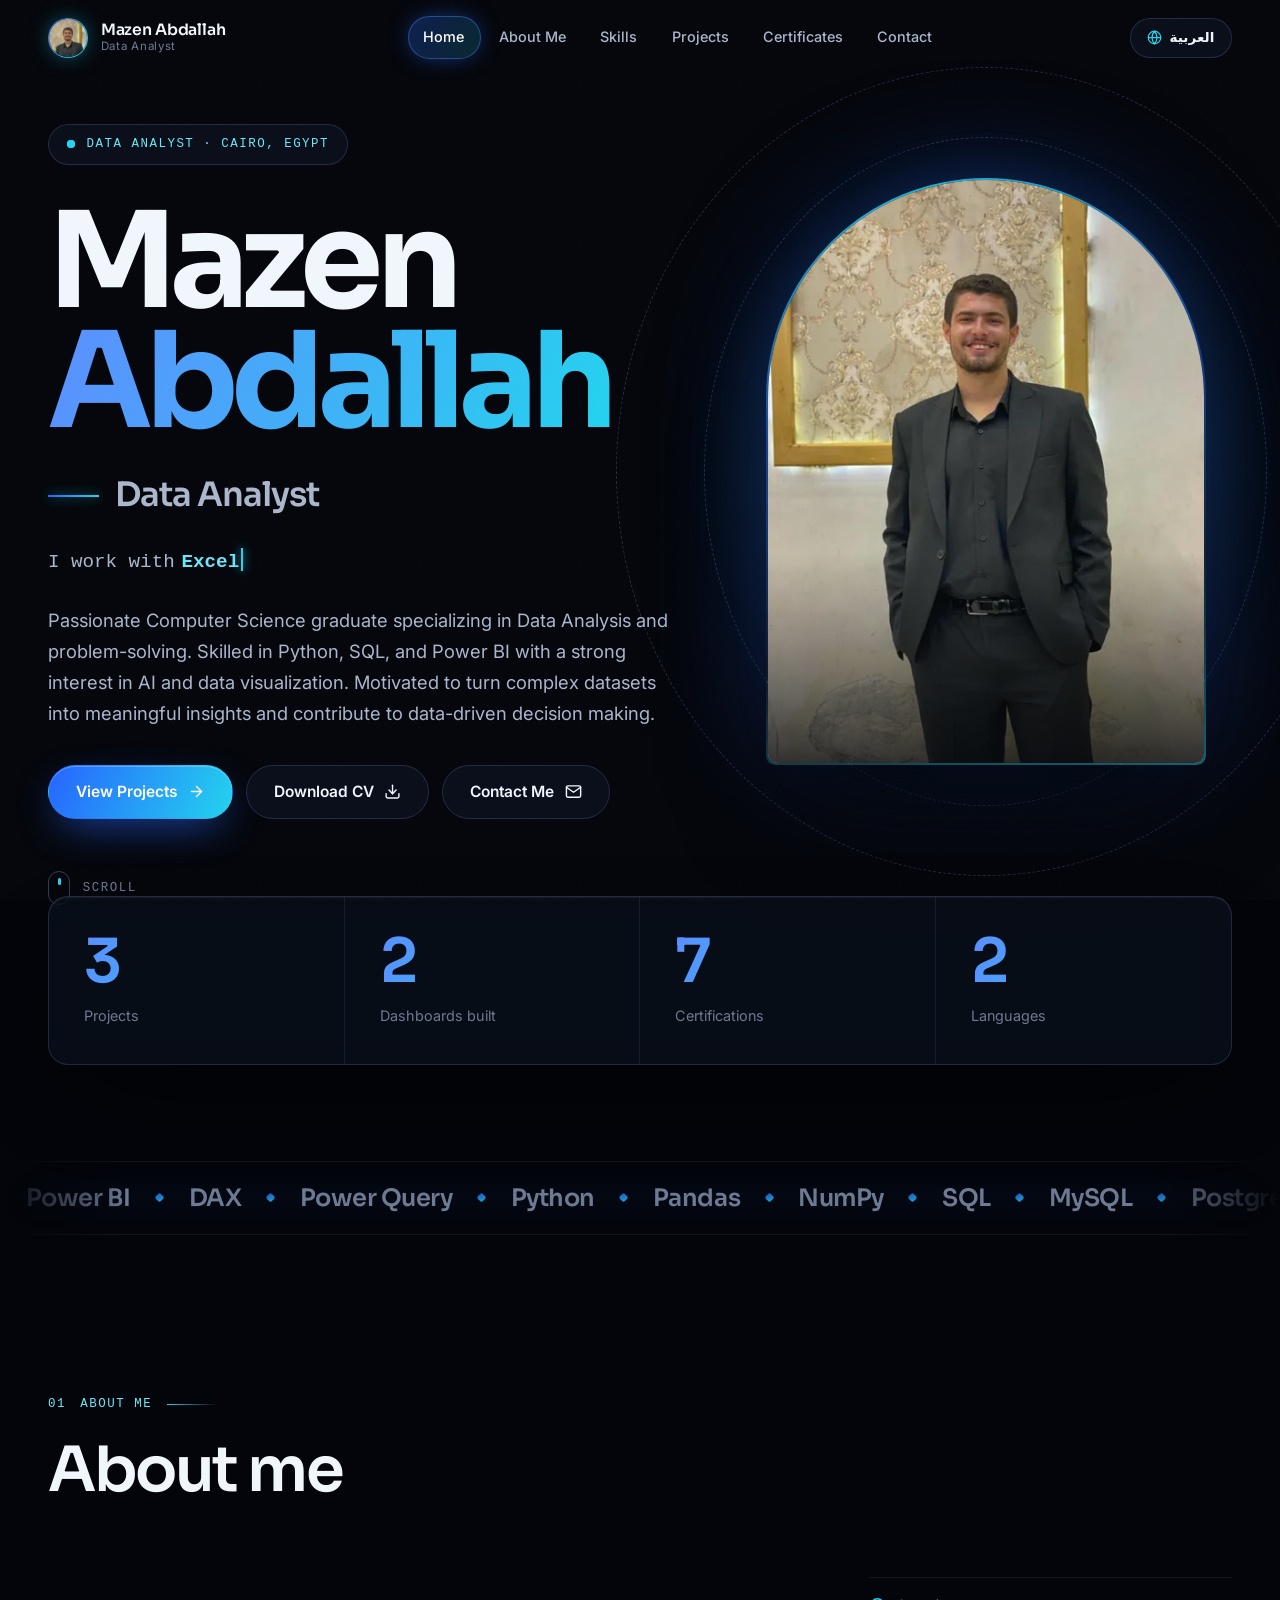
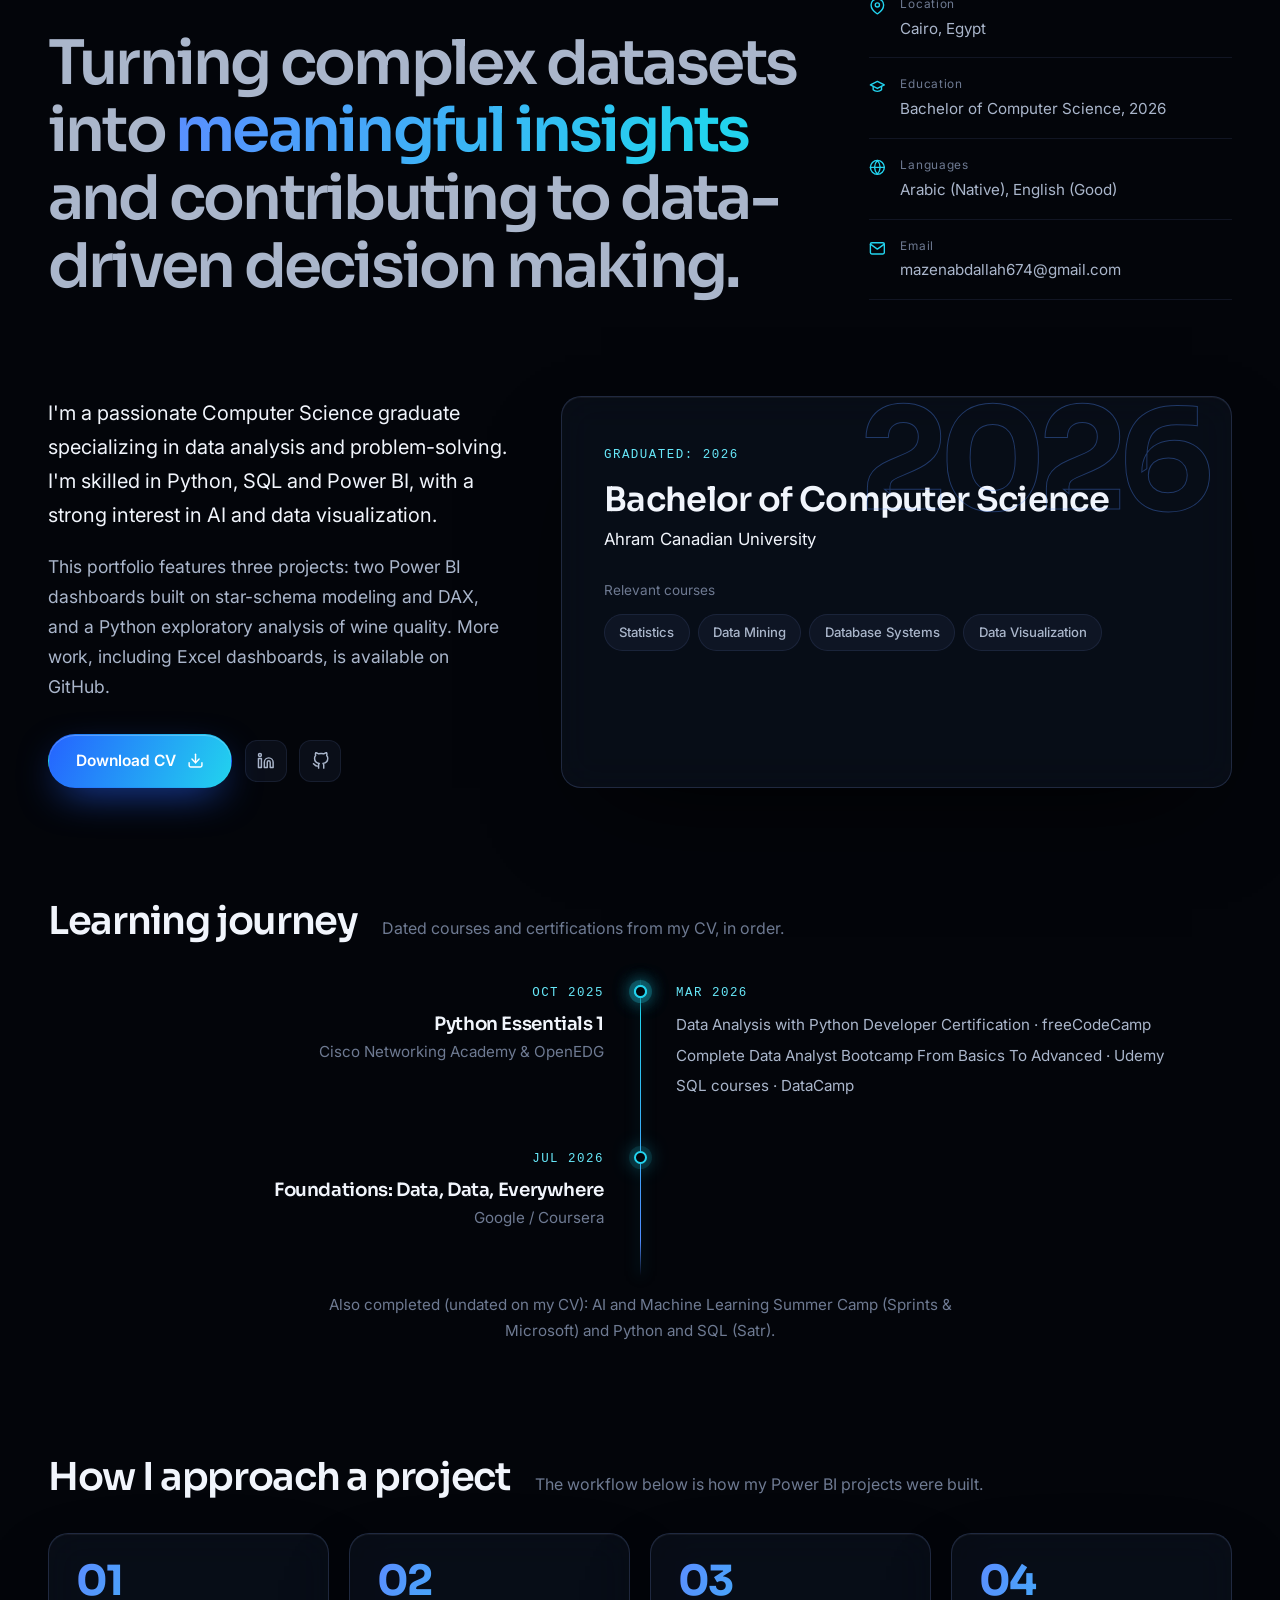
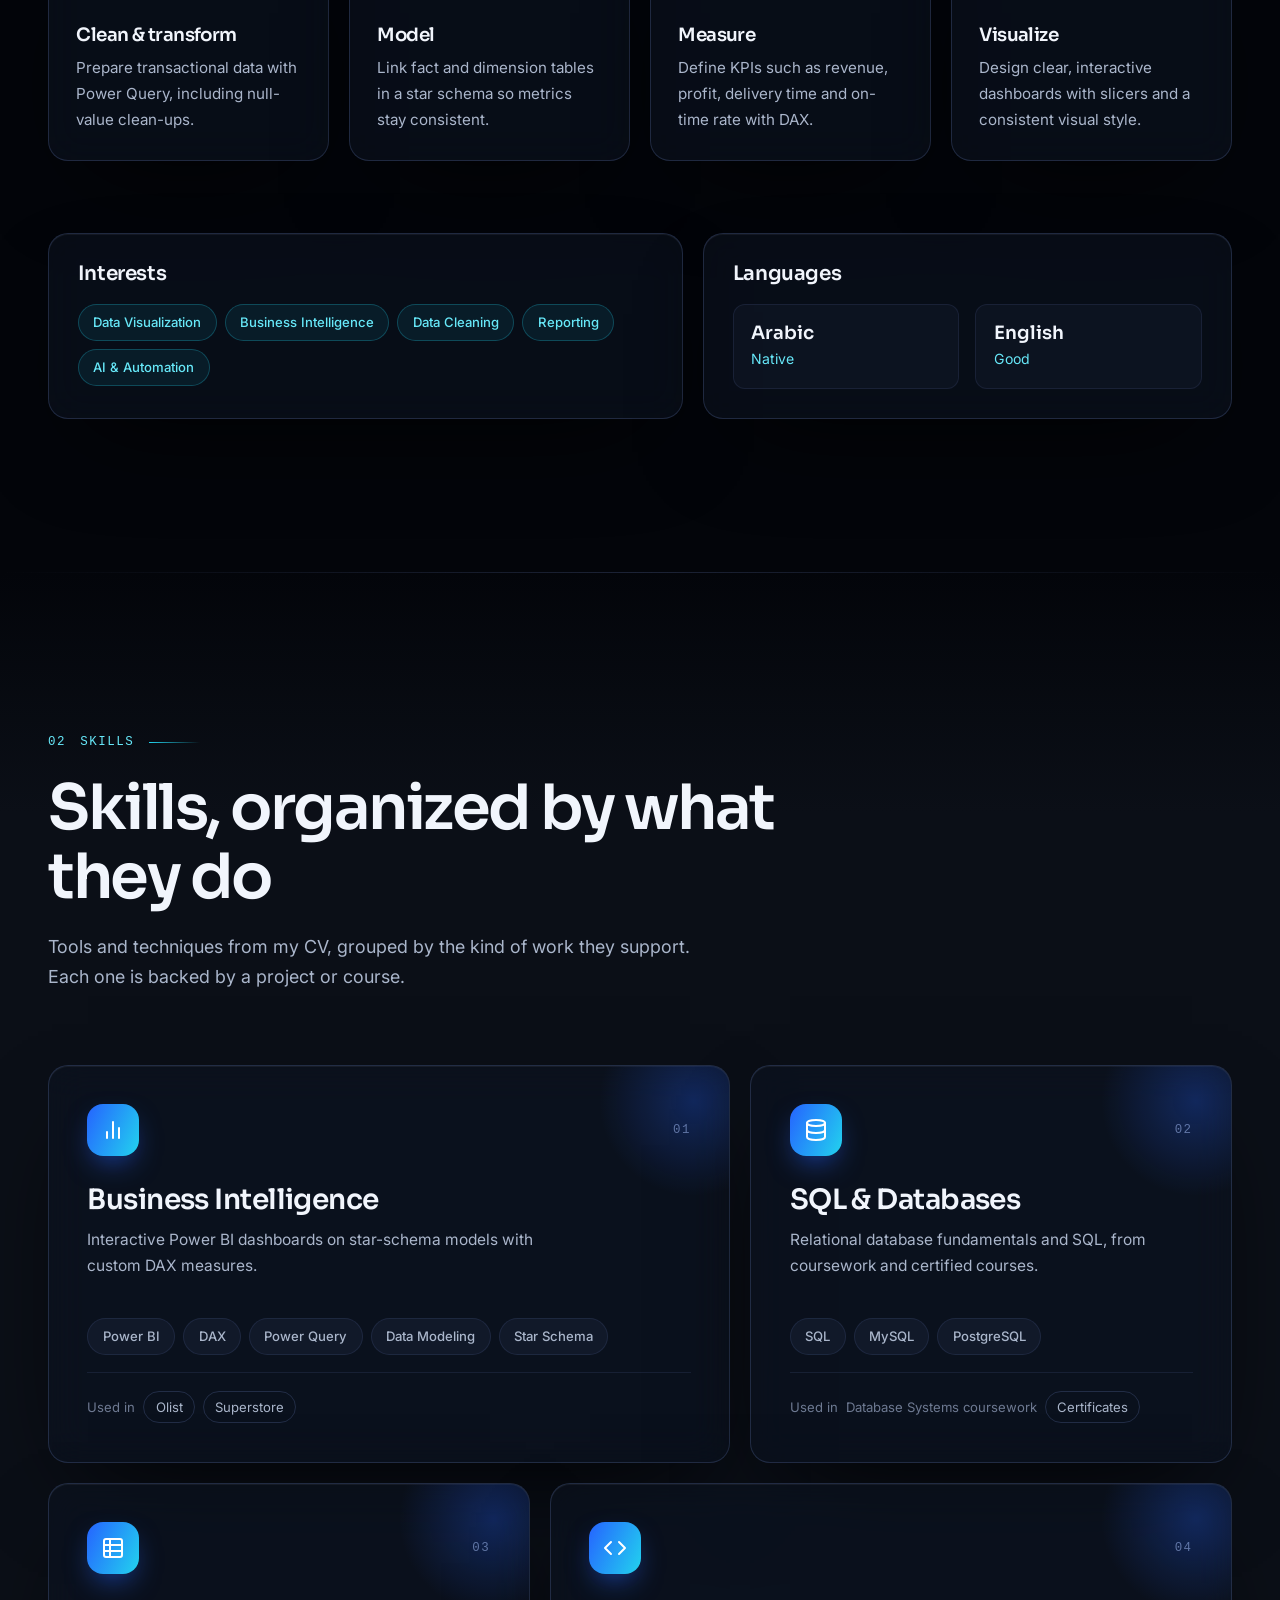
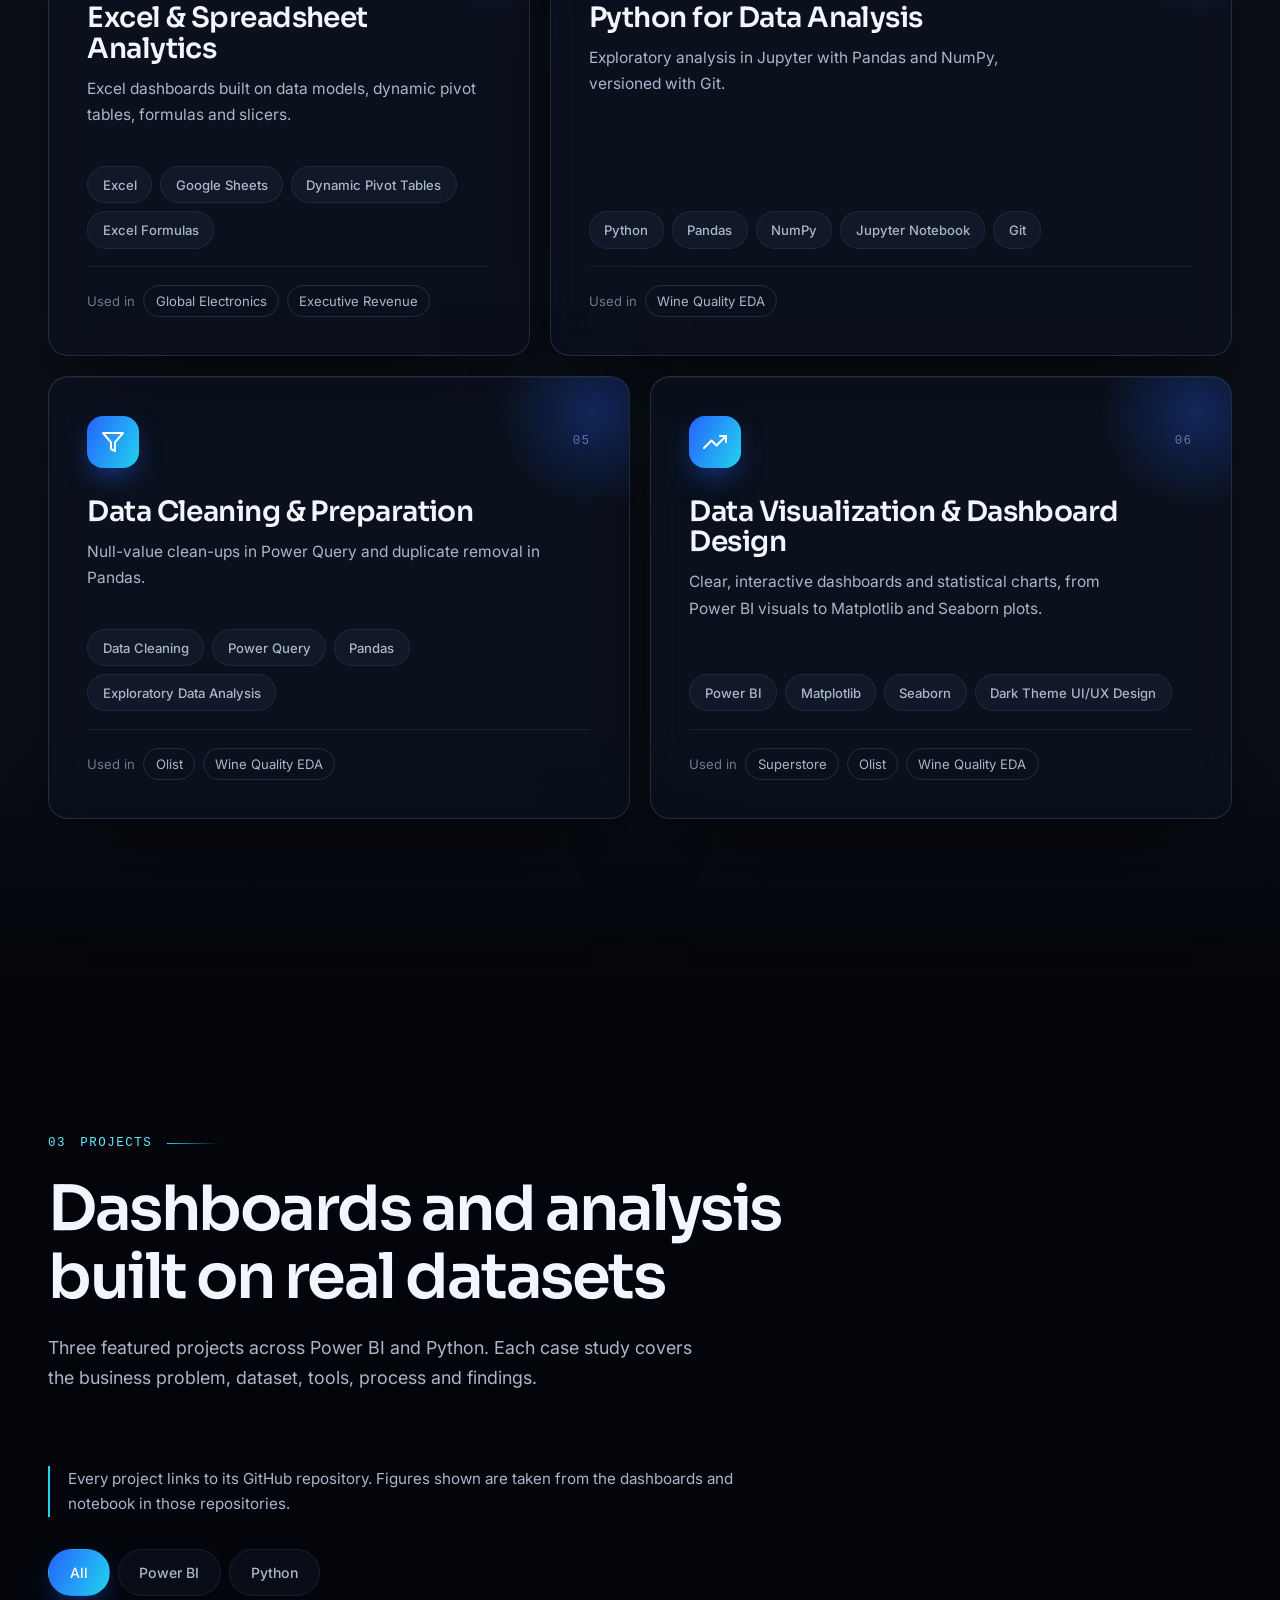
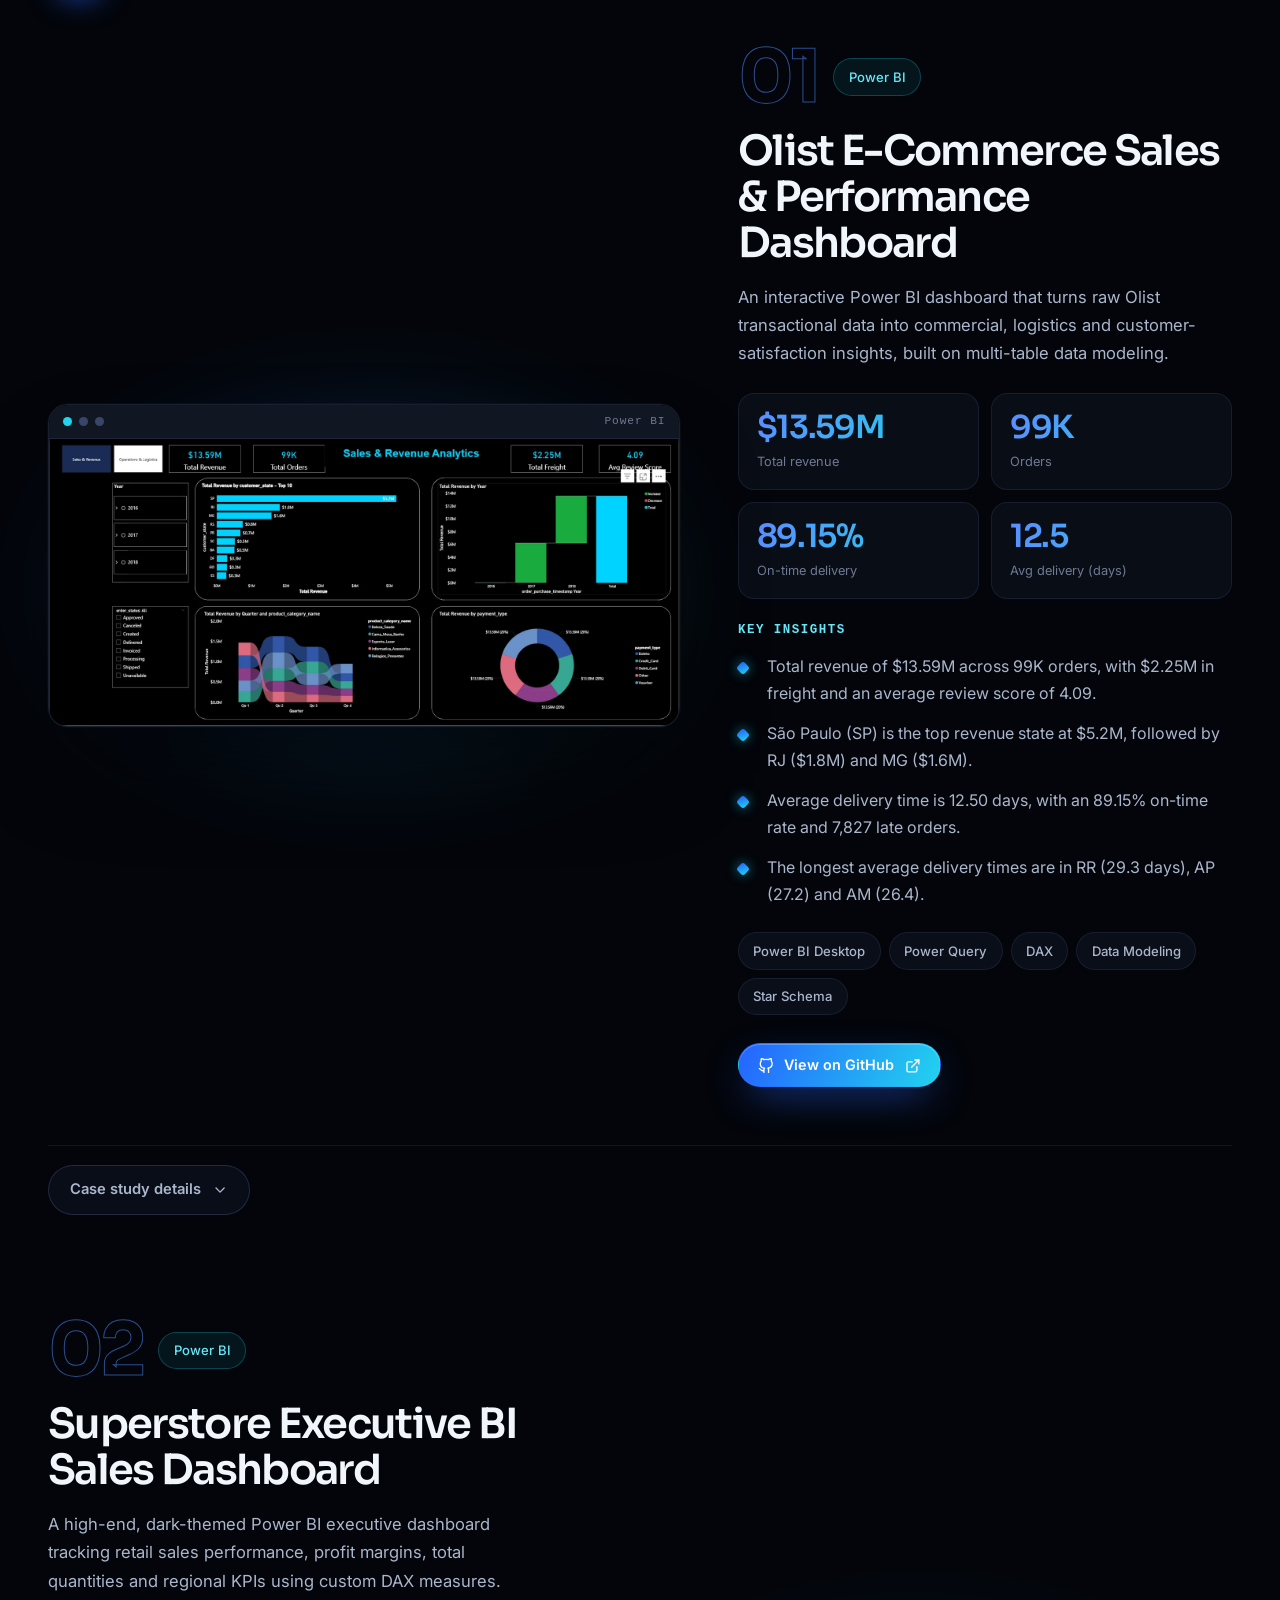
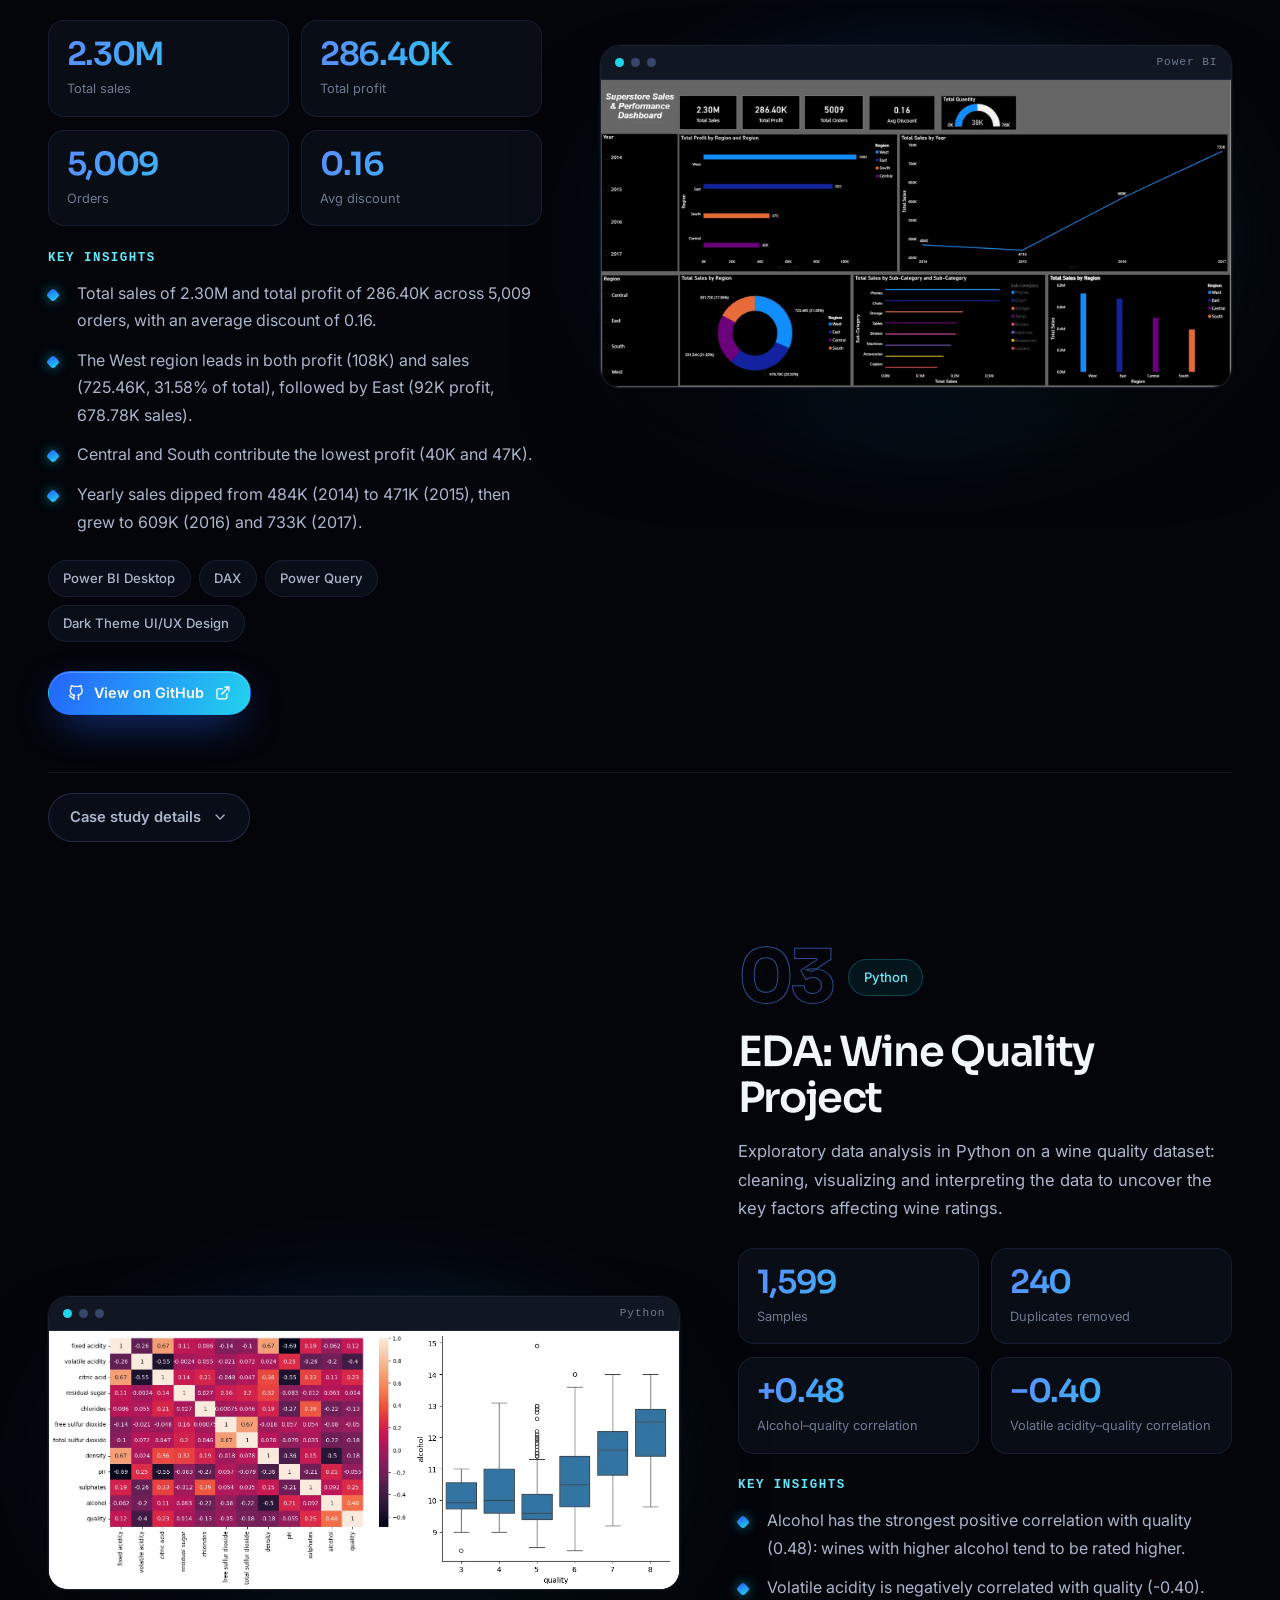
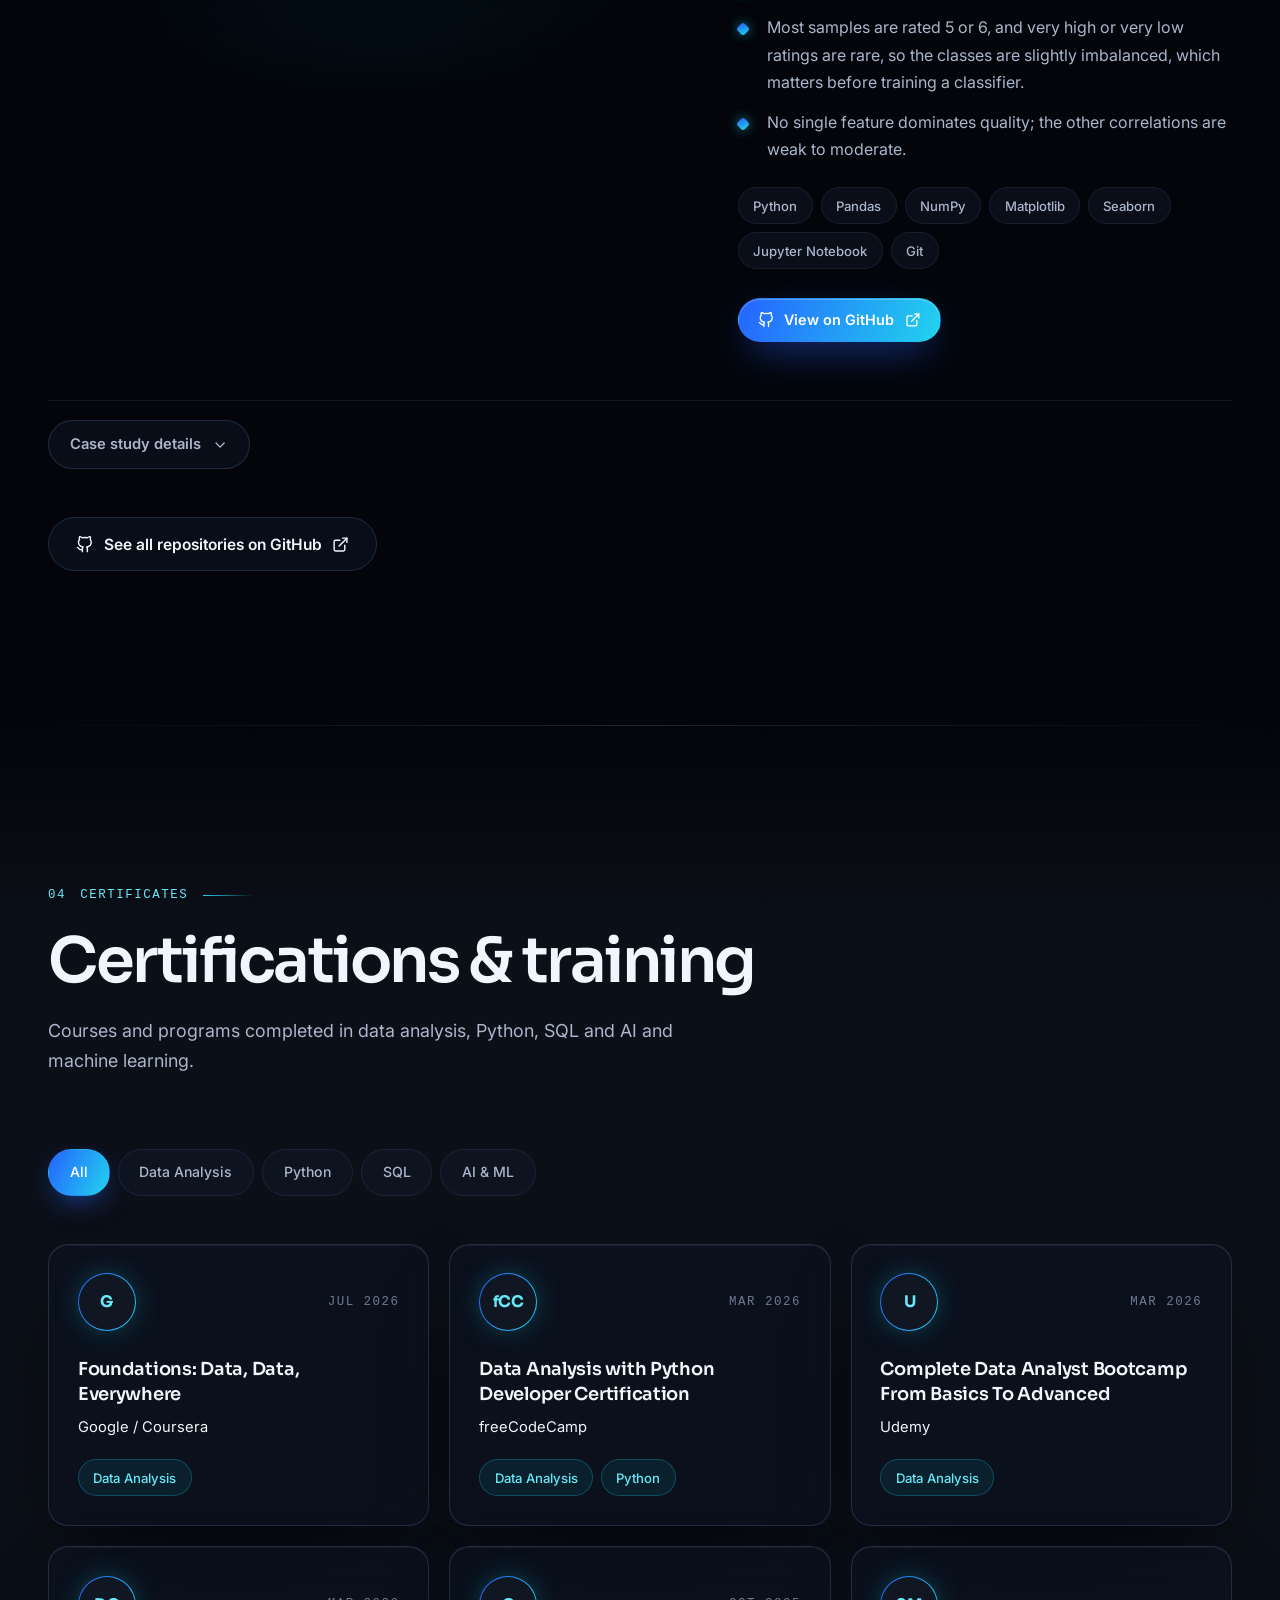
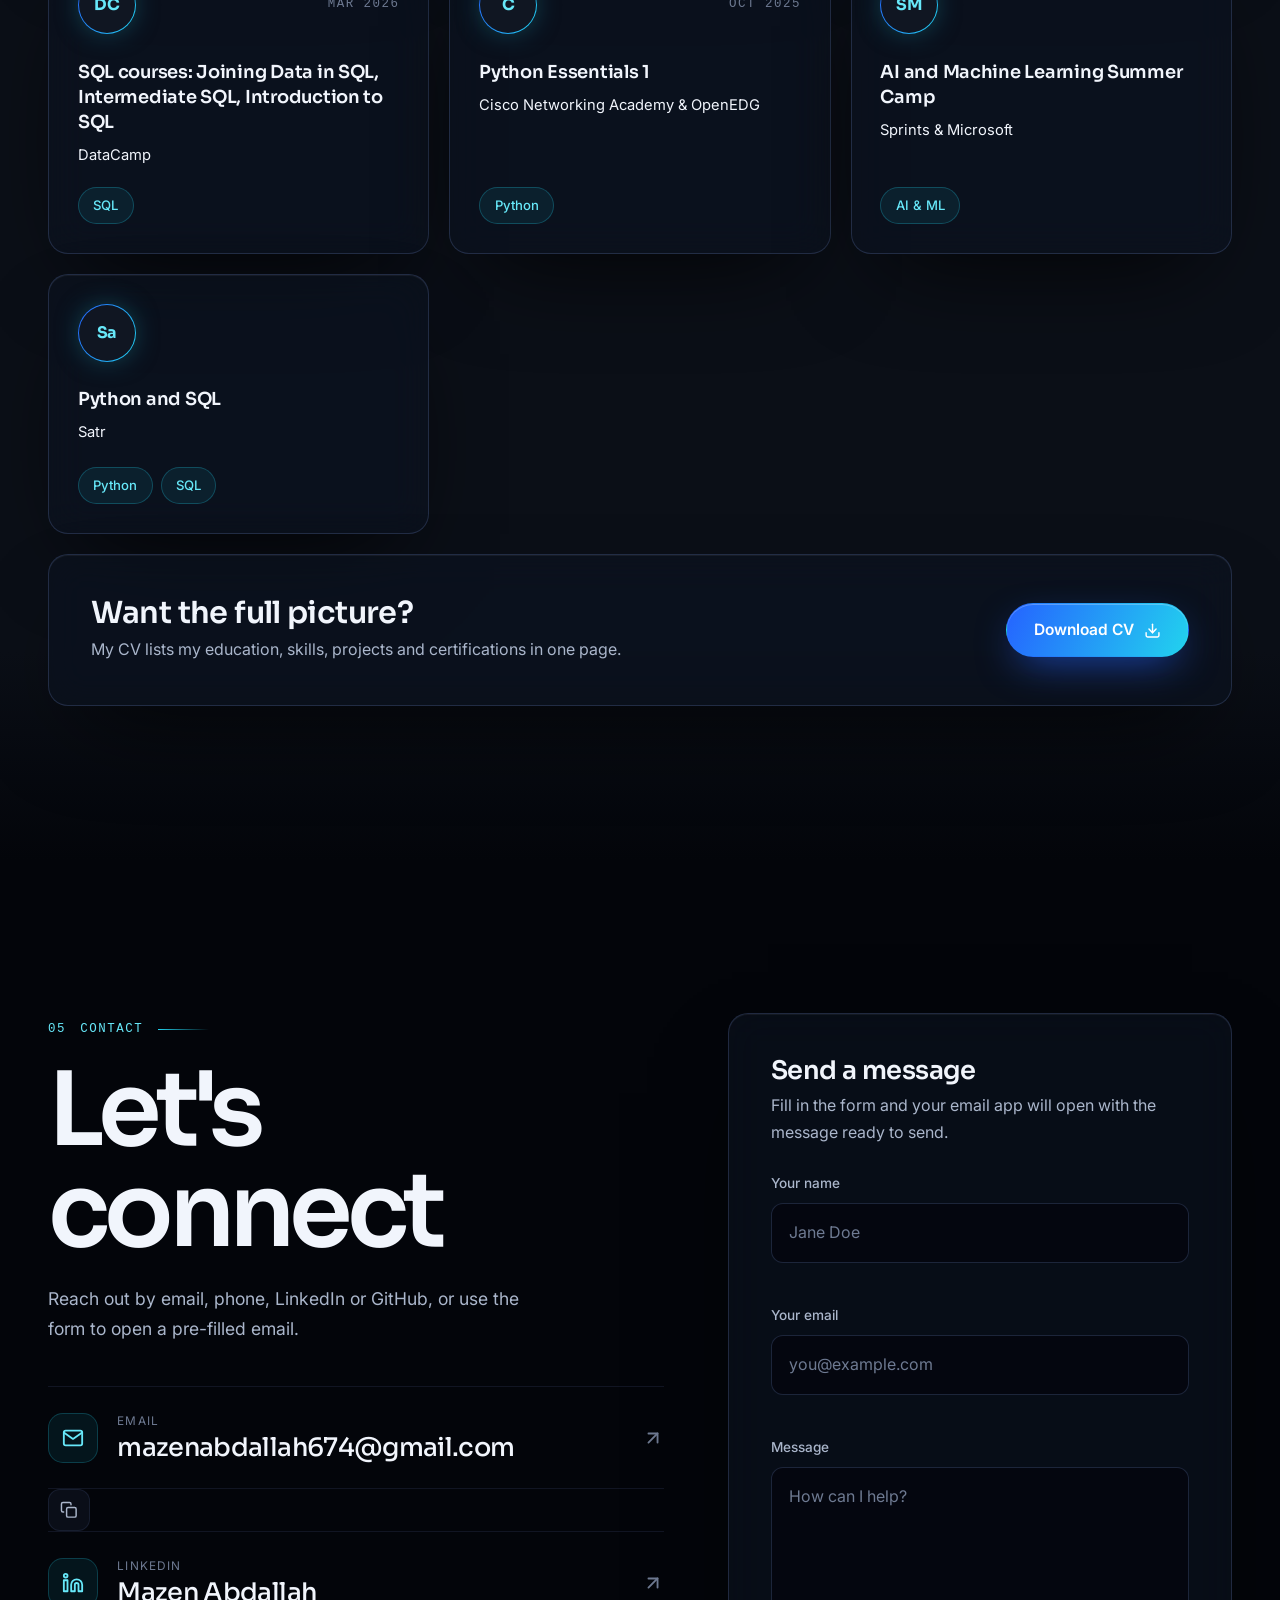
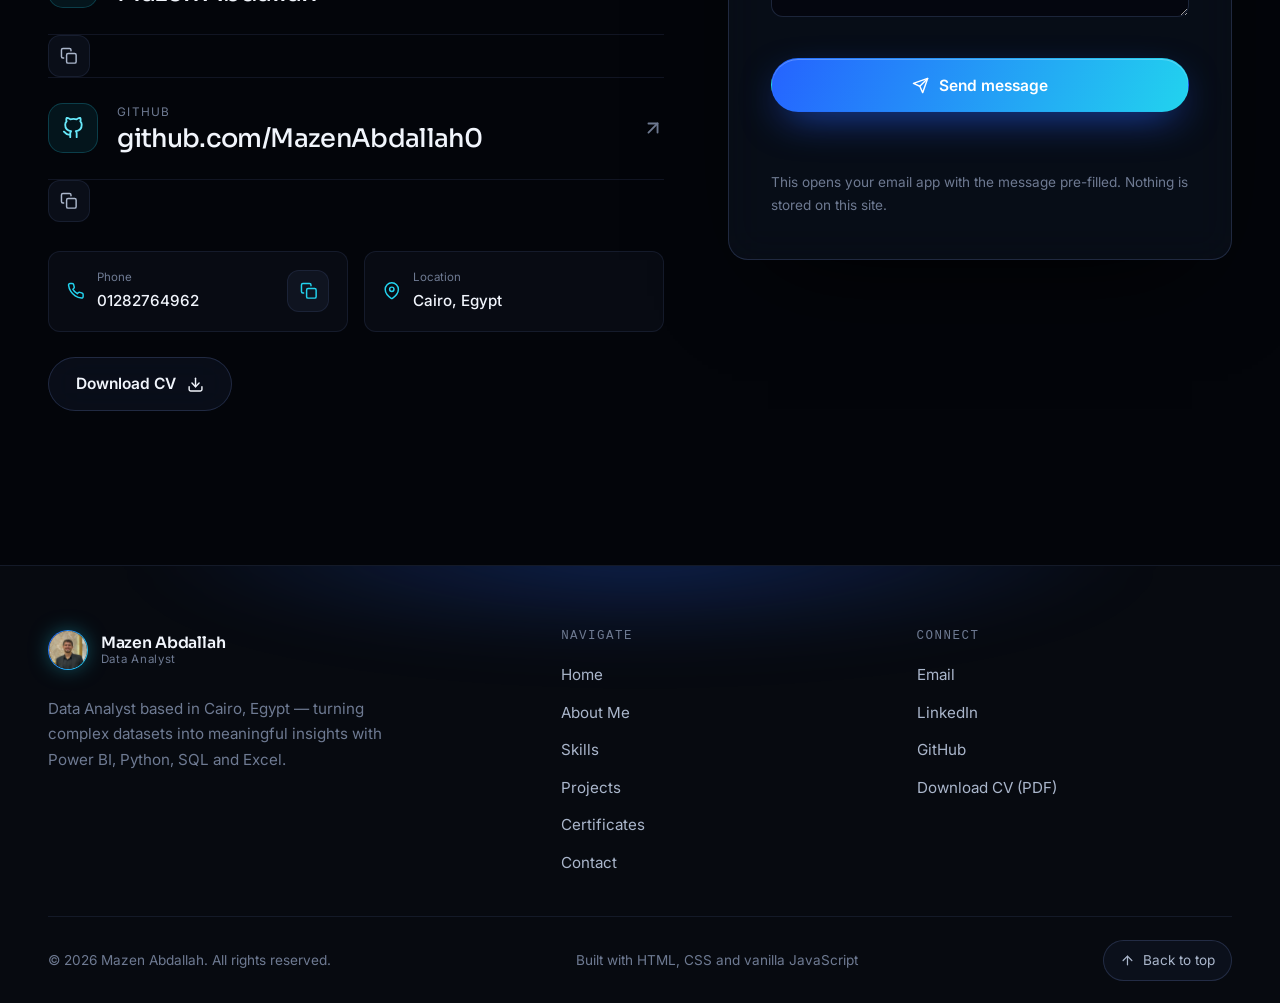
<file: about.html>
<!doctype html>
<html lang="en">
<head>
<meta charset="utf-8">
<meta name="viewport" content="width=device-width, initial-scale=1">
<title>Redirecting | Mazen Abdallah</title>
<meta name="robots" content="noindex">
<meta name="theme-color" content="#03050a">
<noscript><meta http-equiv="refresh" content="0; url=index.html#about"></noscript>
<script>location.replace("index.html" + location.search + (location.hash || "#about"));</script>
<style>html{background:#03050a}body{margin:0;min-height:100vh;display:grid;place-items:center;color:#aab6cb;font:16px/1.6 system-ui,sans-serif}a{color:#67e8f9}</style>
</head>
<body><p>Redirecting&hellip; <a href="index.html#about">Continue</a> &middot; <span dir="rtl">جارٍ التحويل</span></p></body>
</html>
</file>
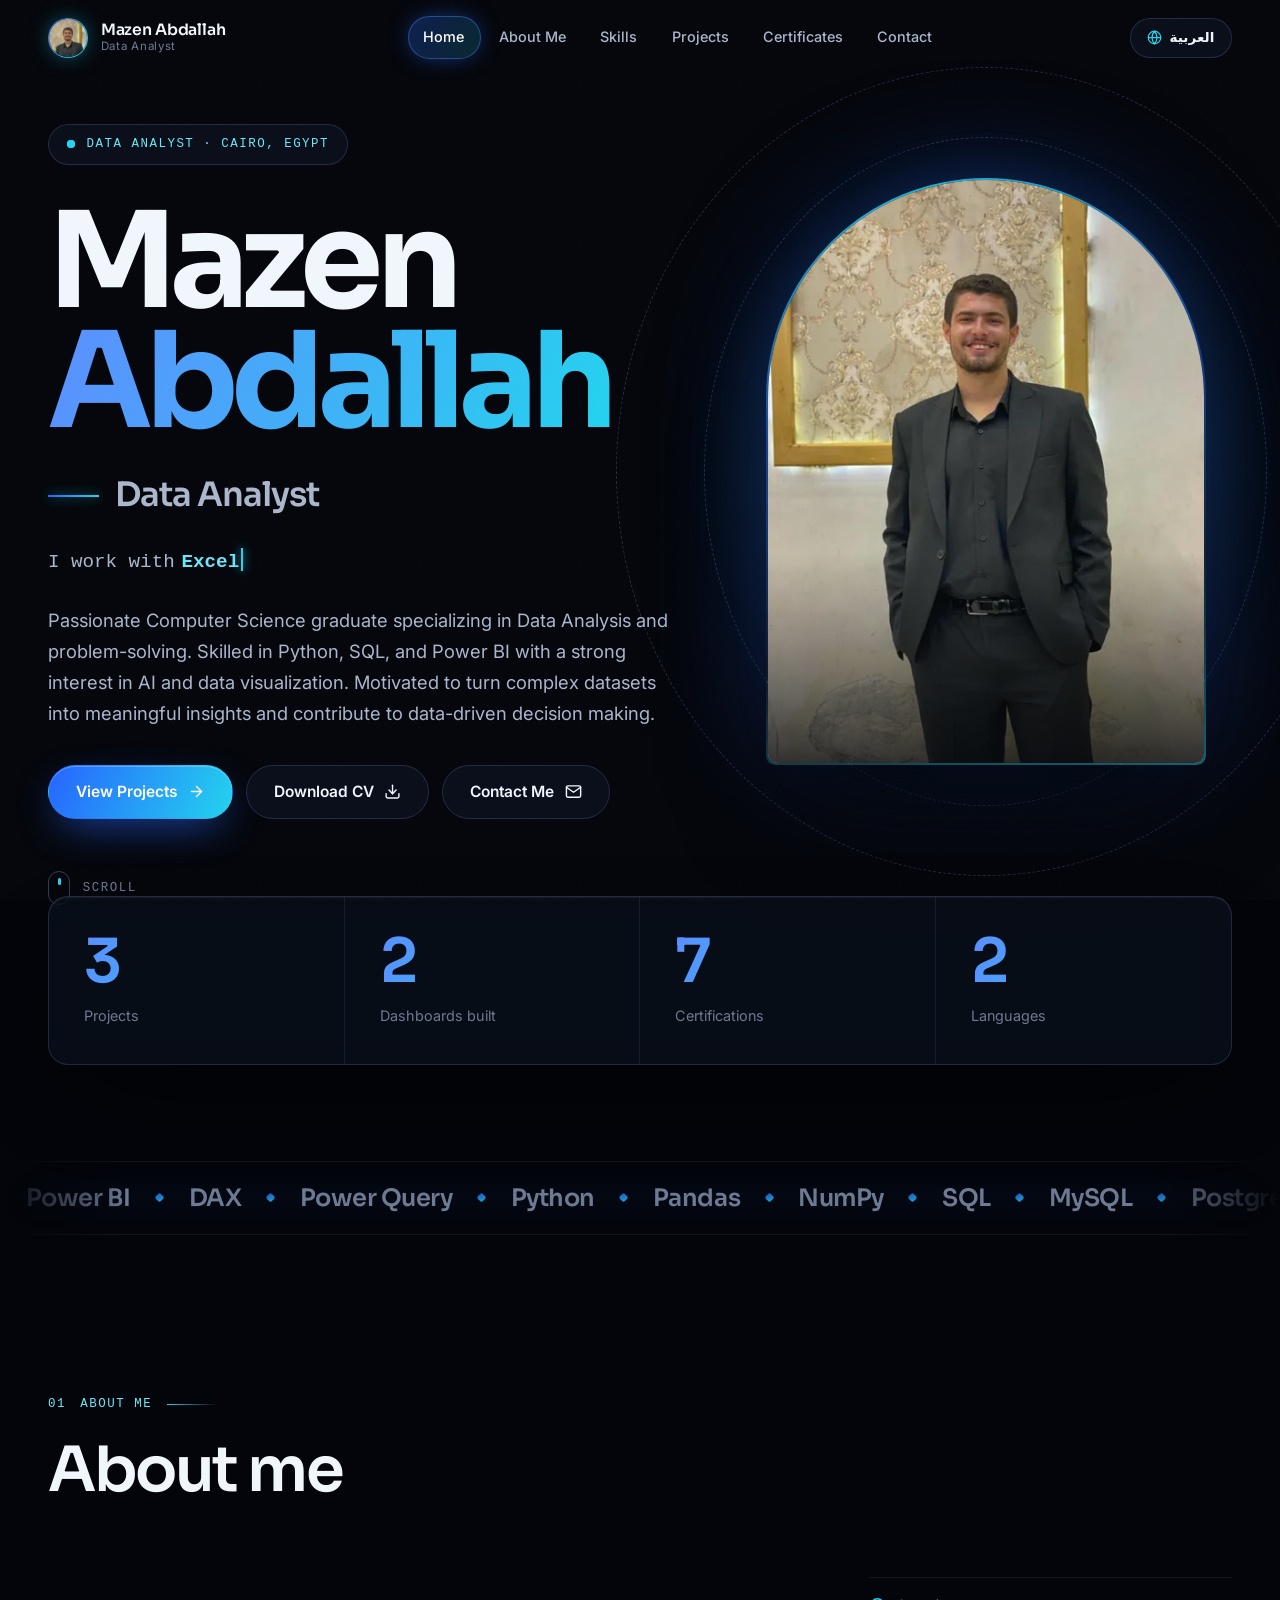
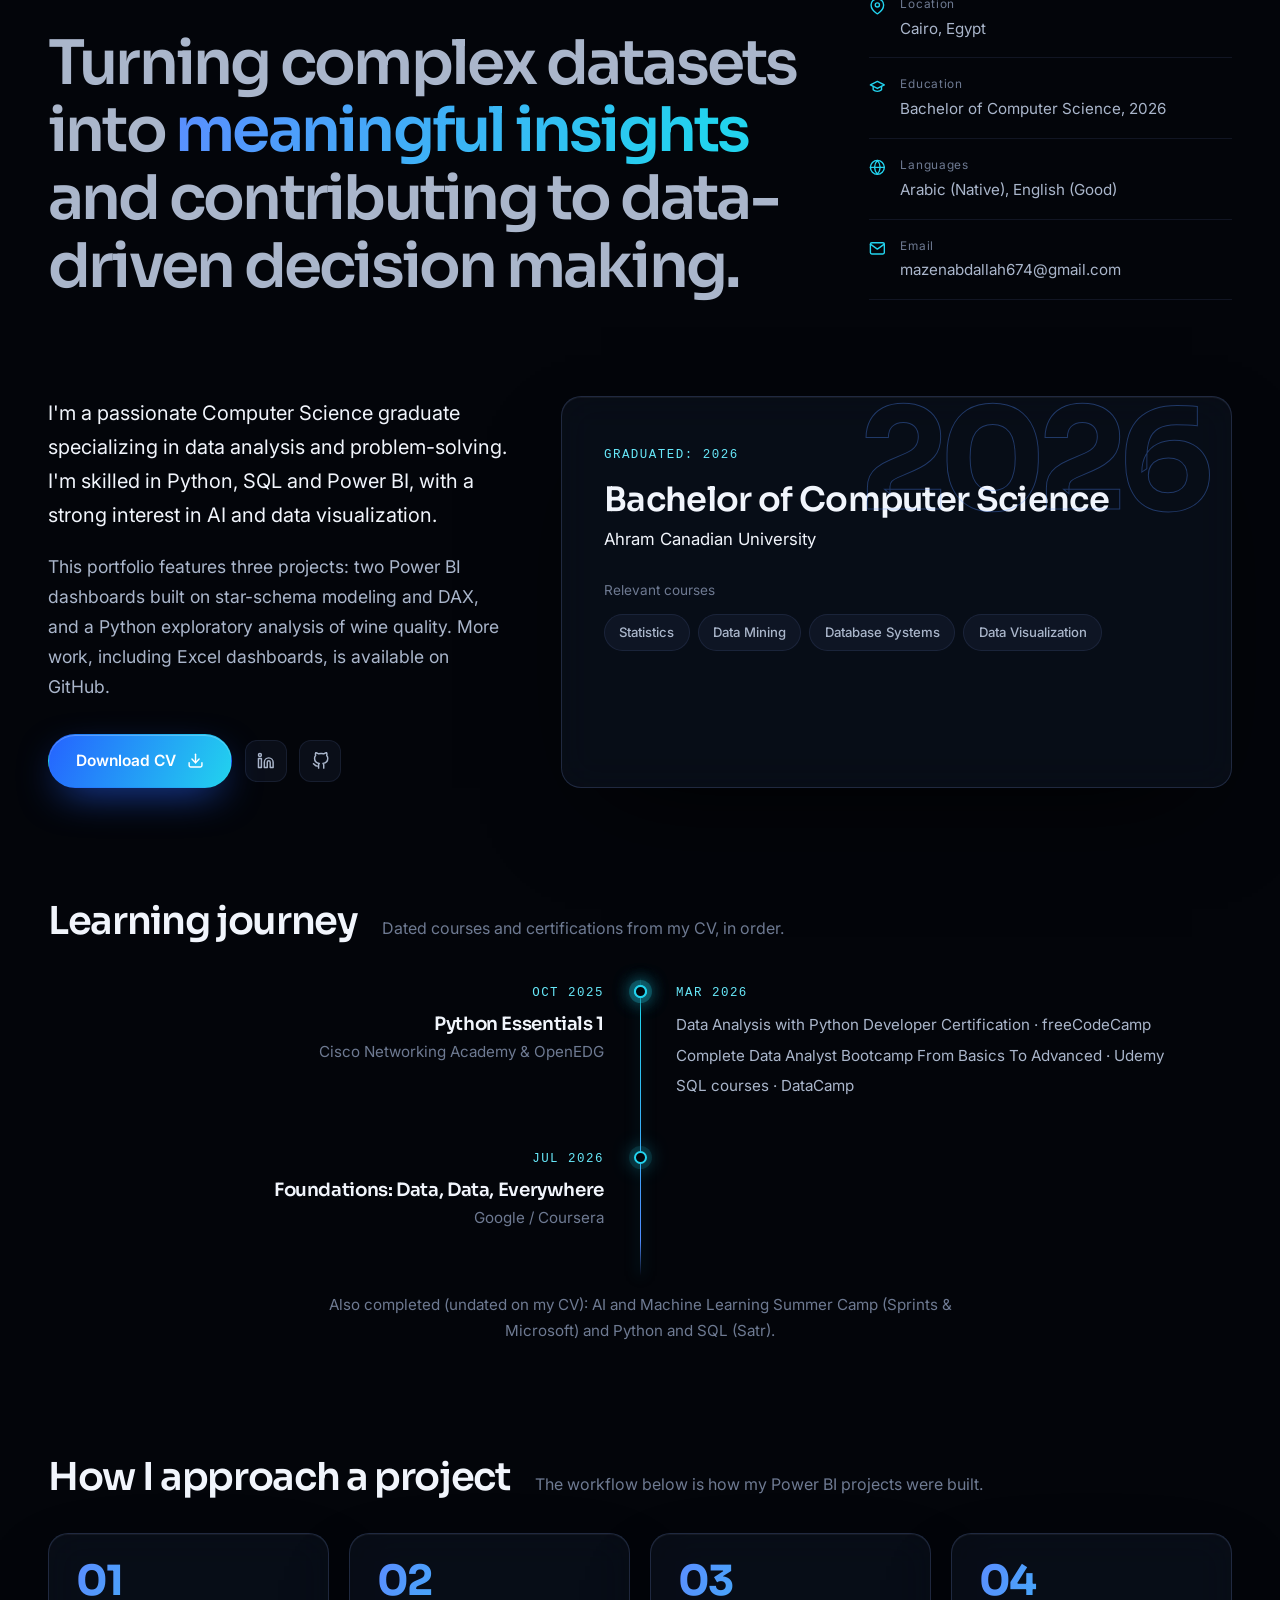
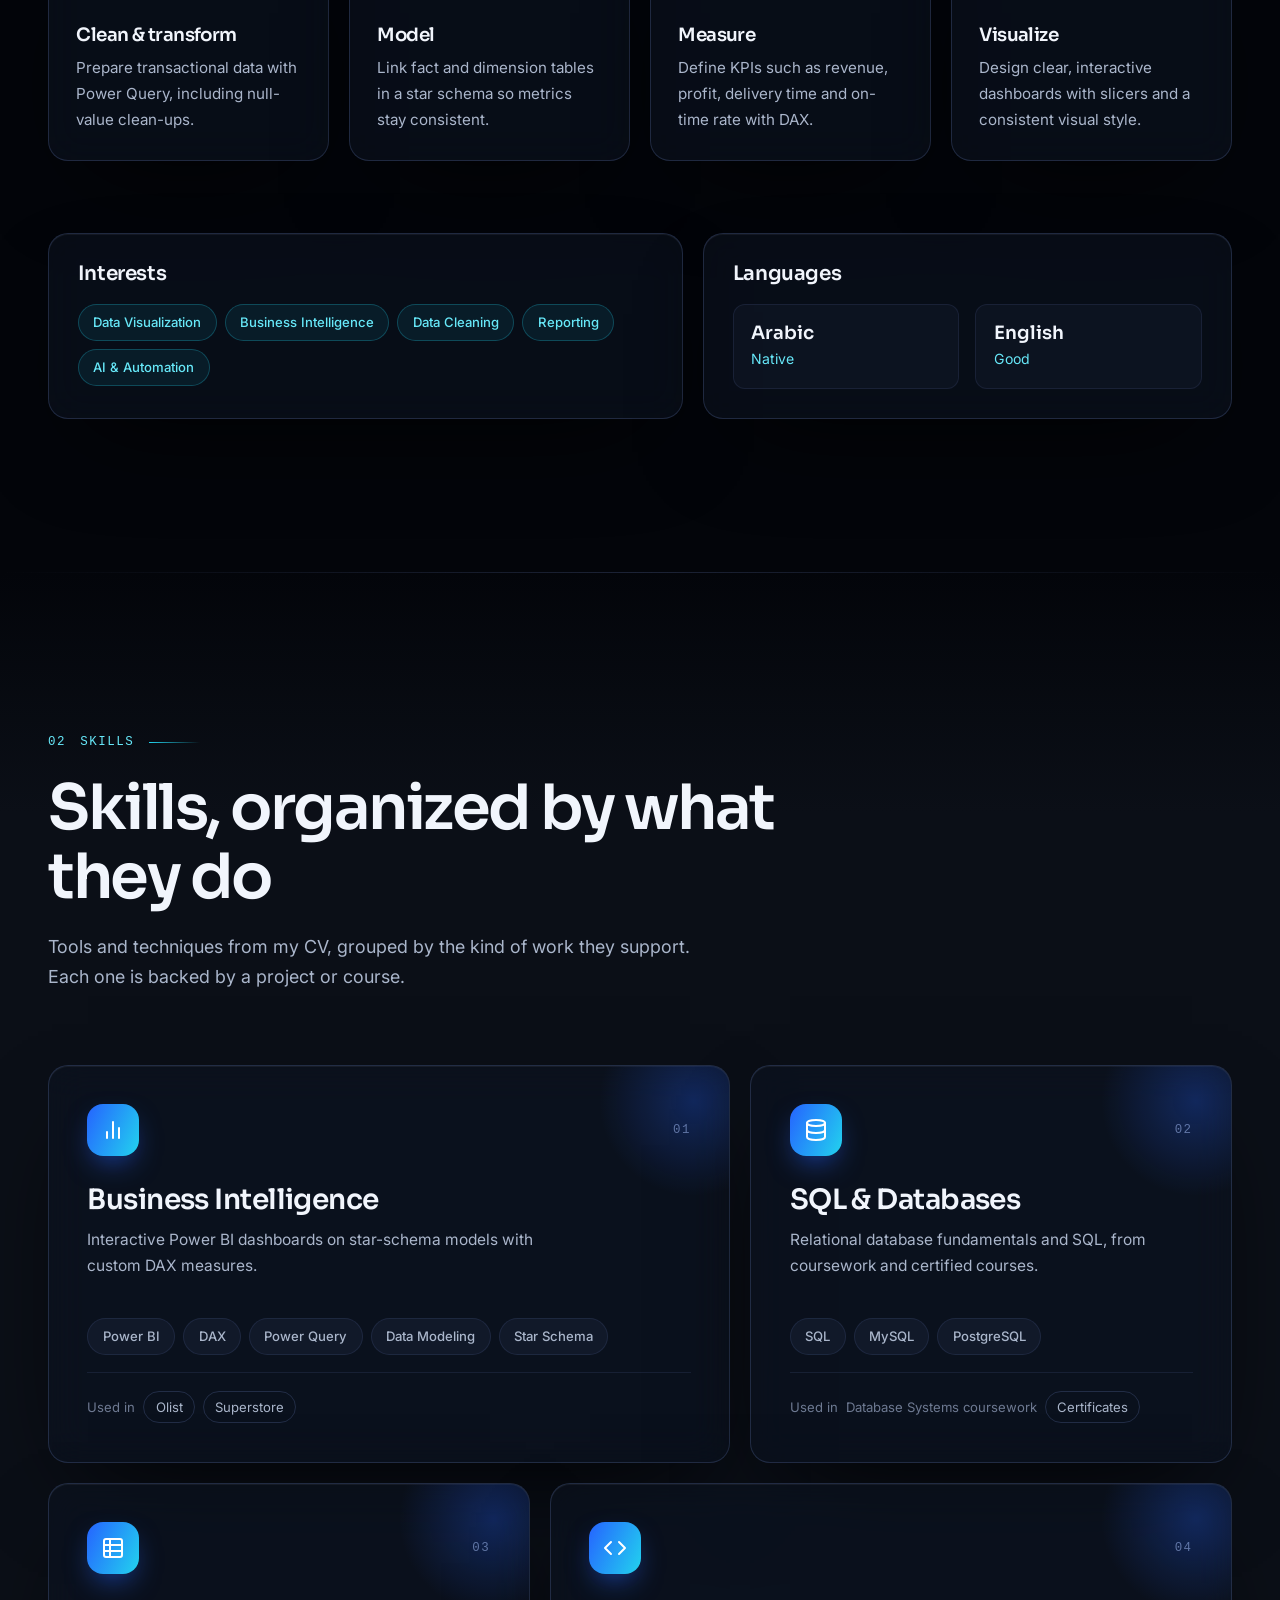
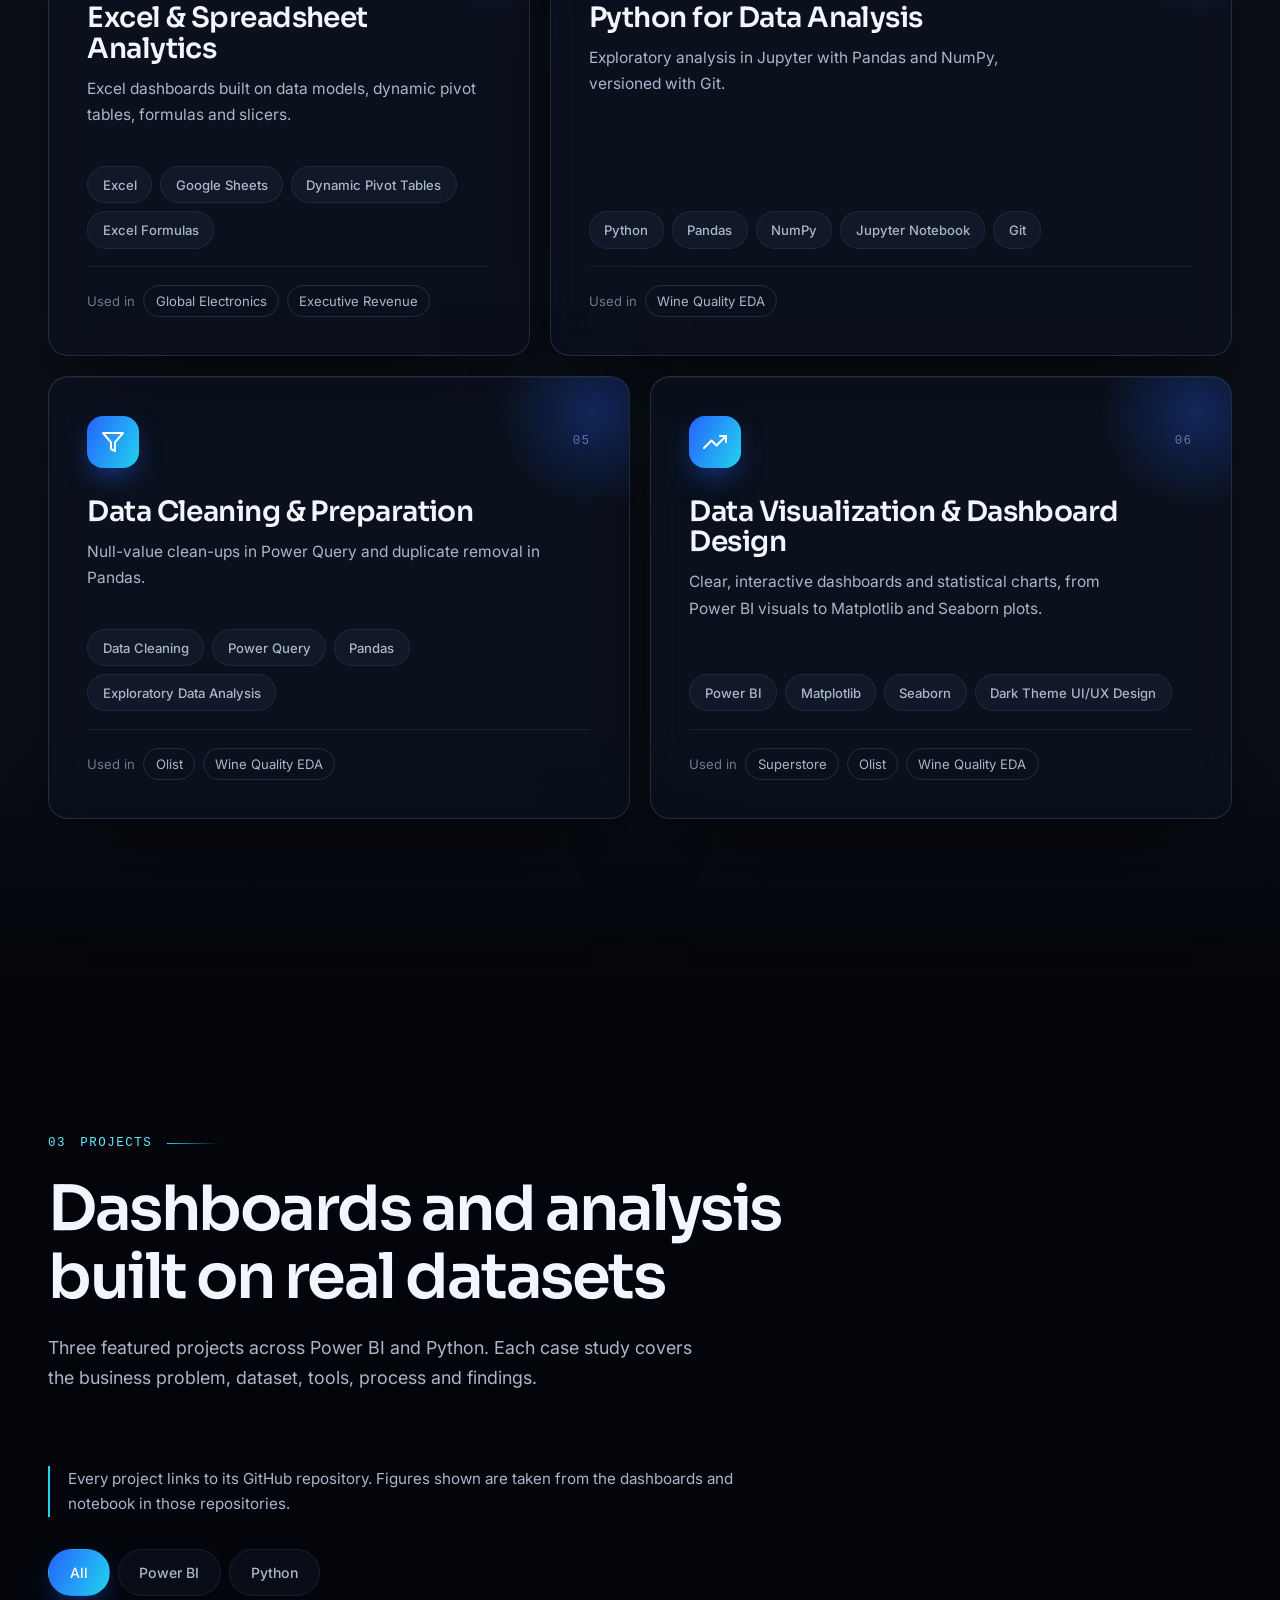
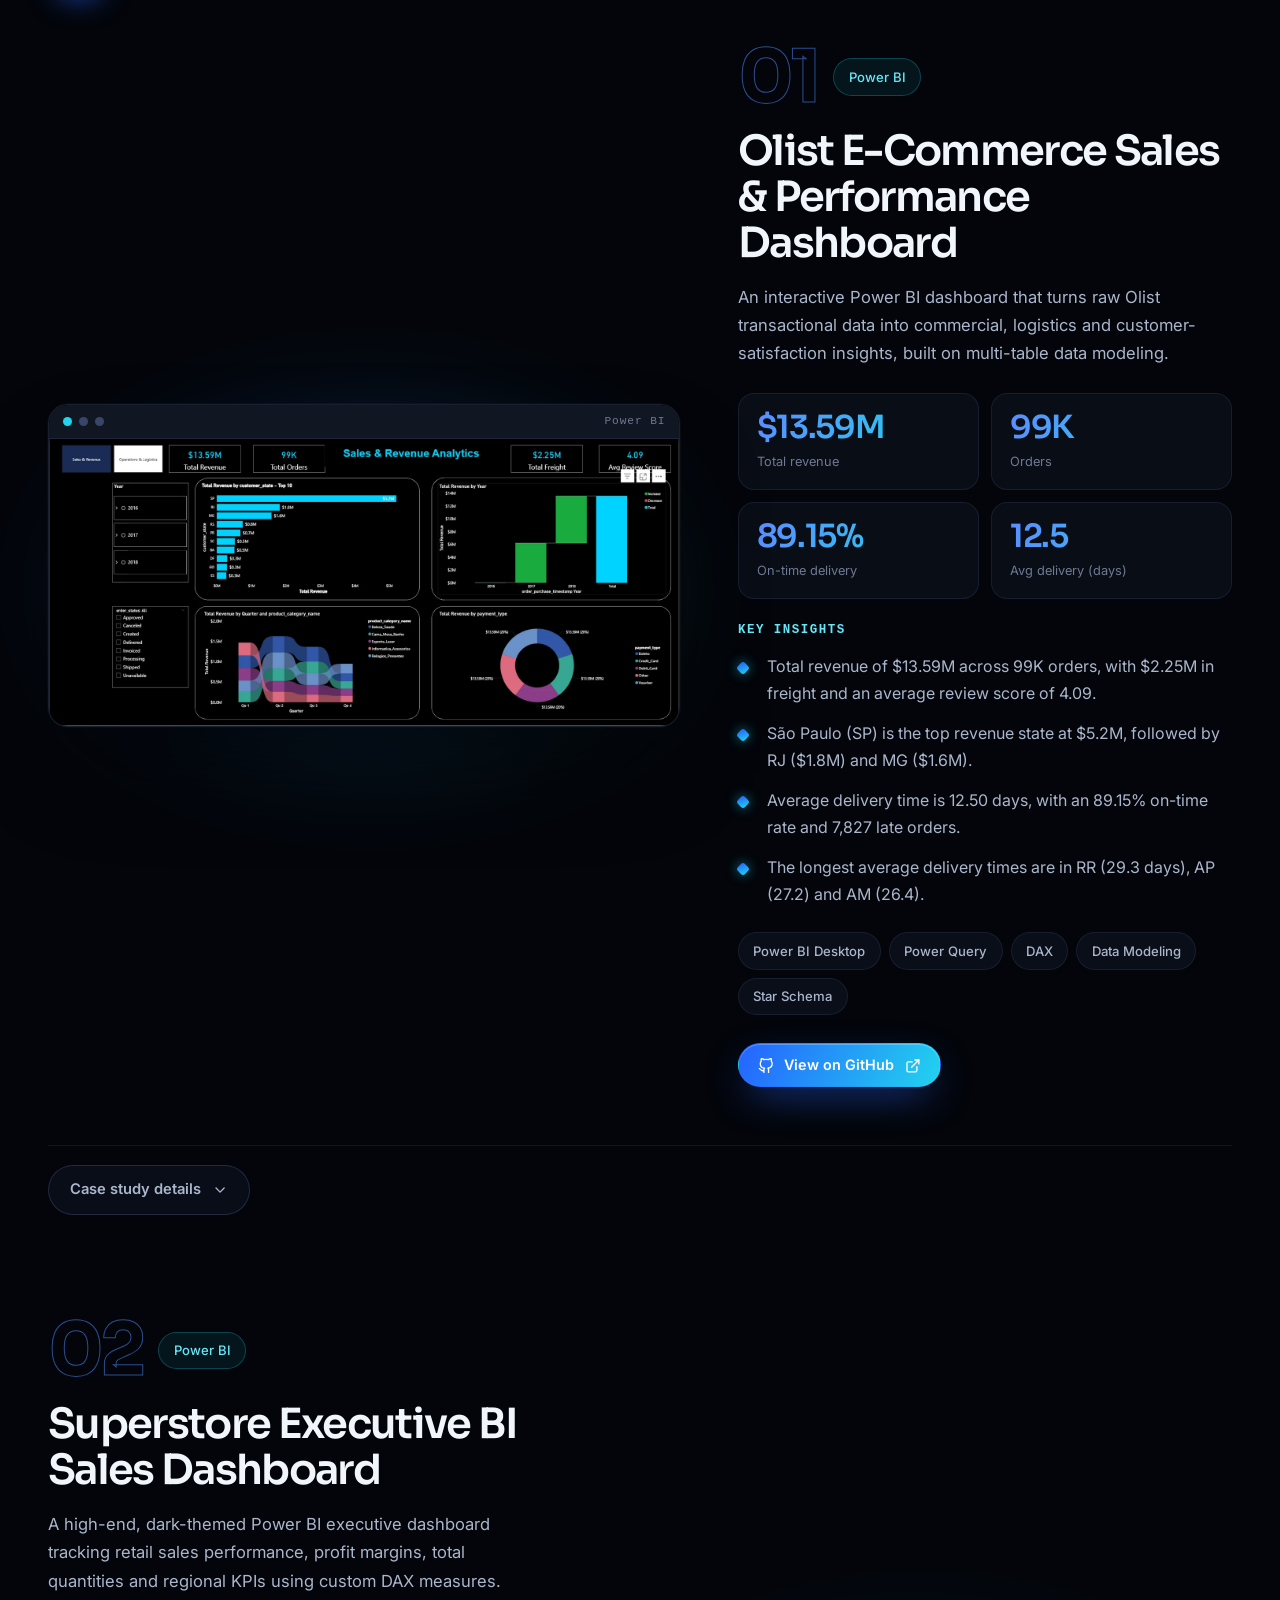
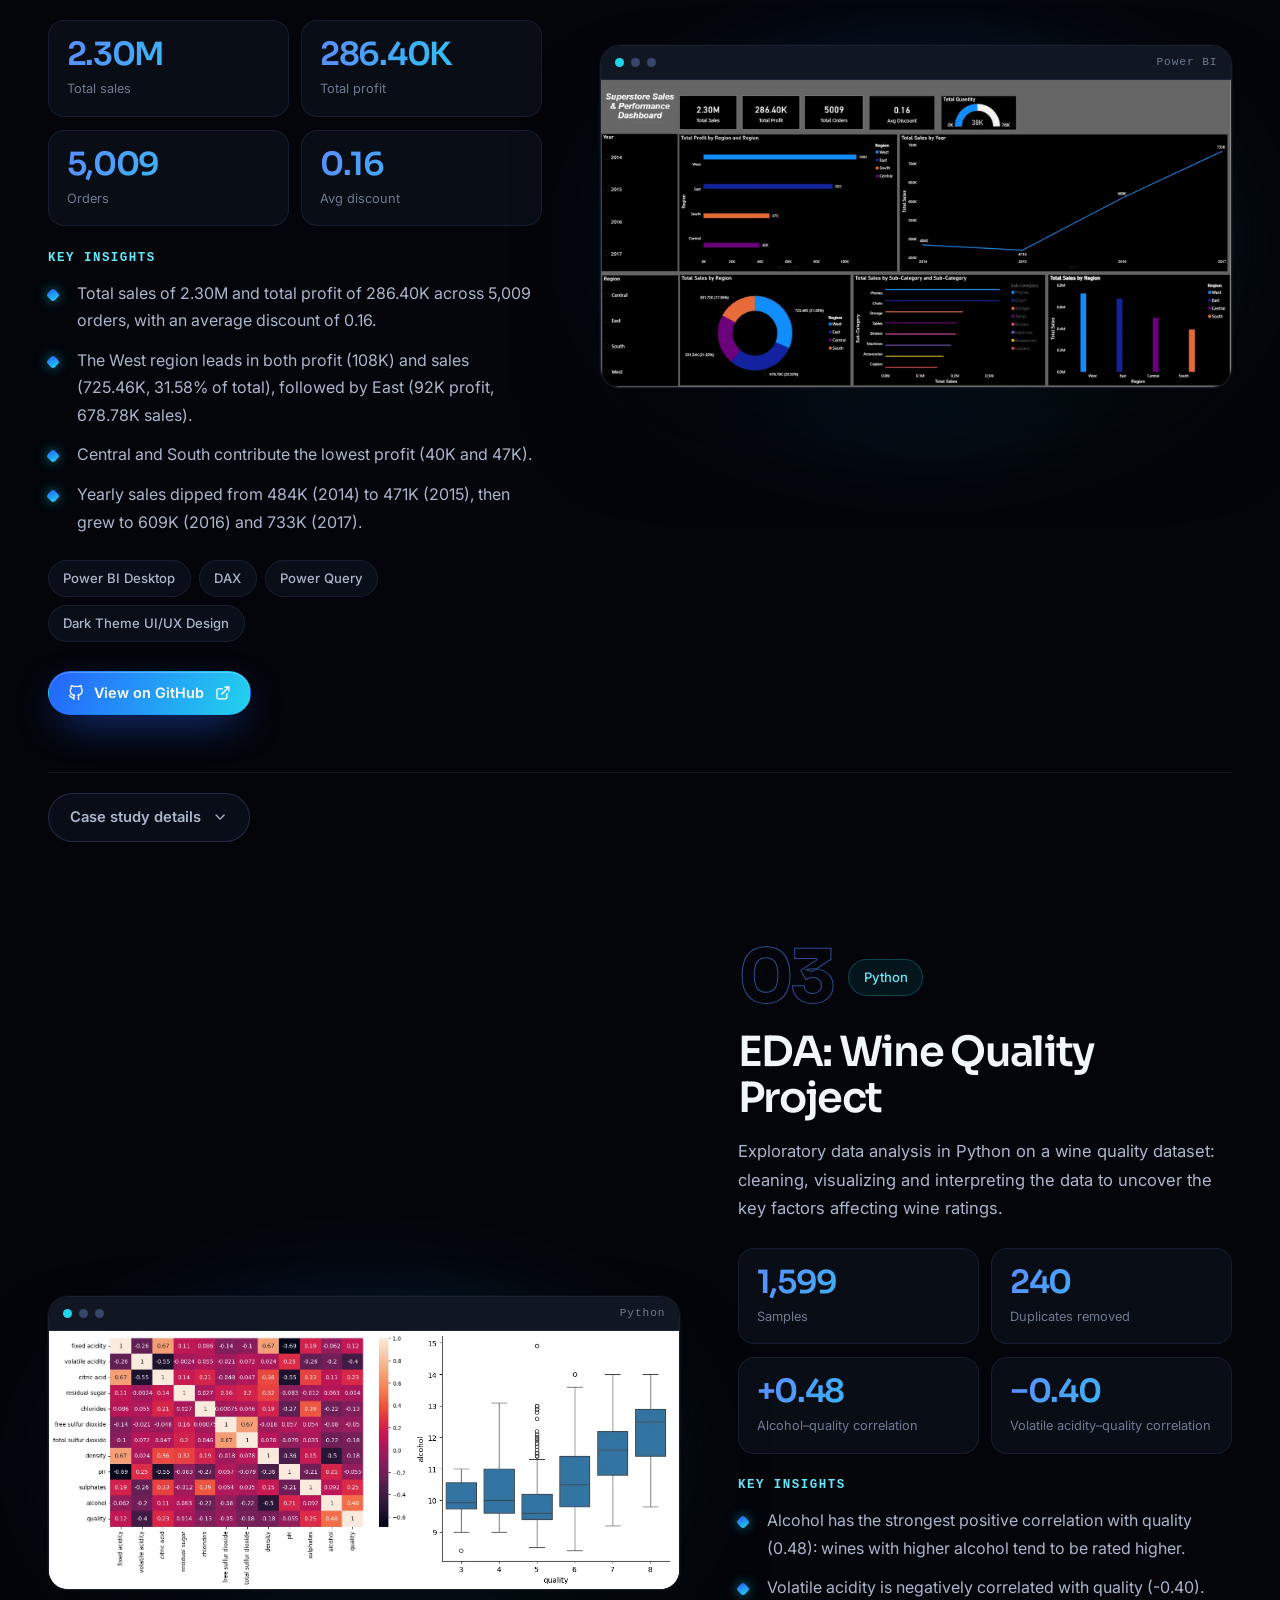
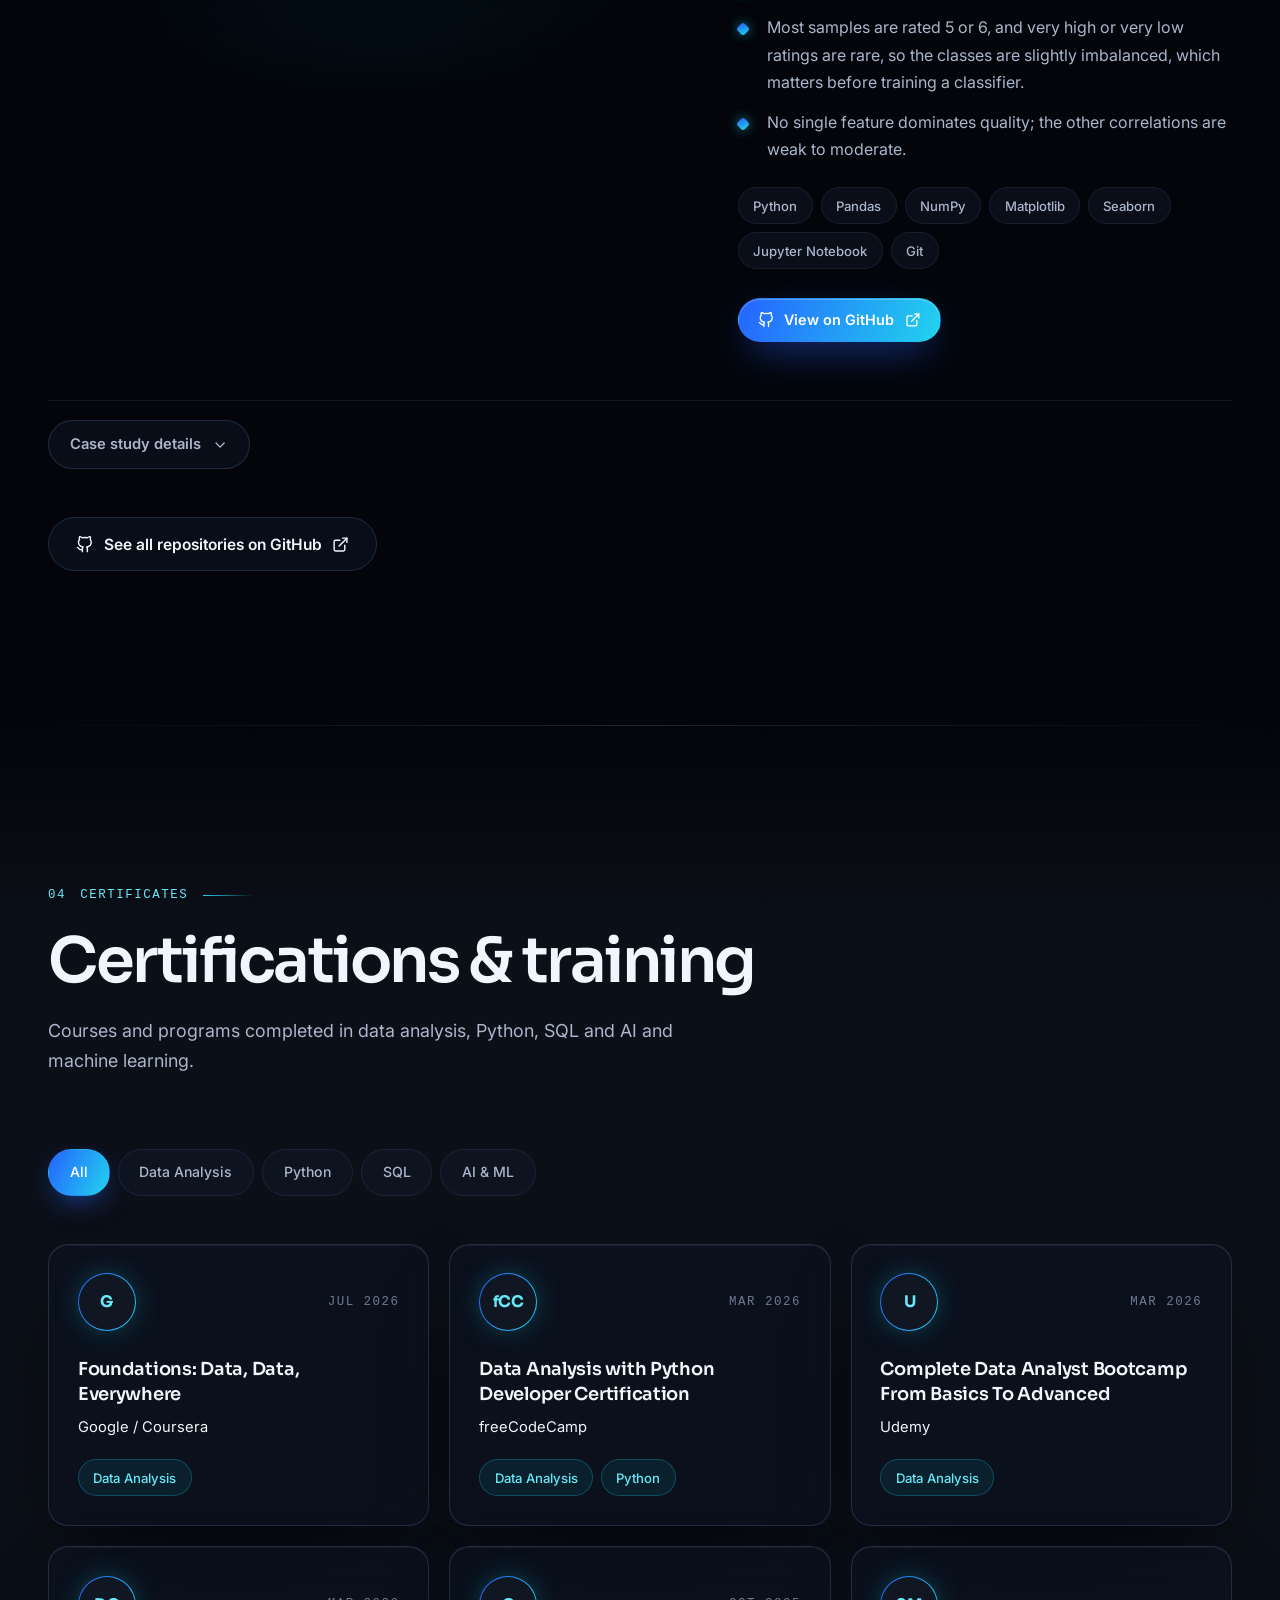
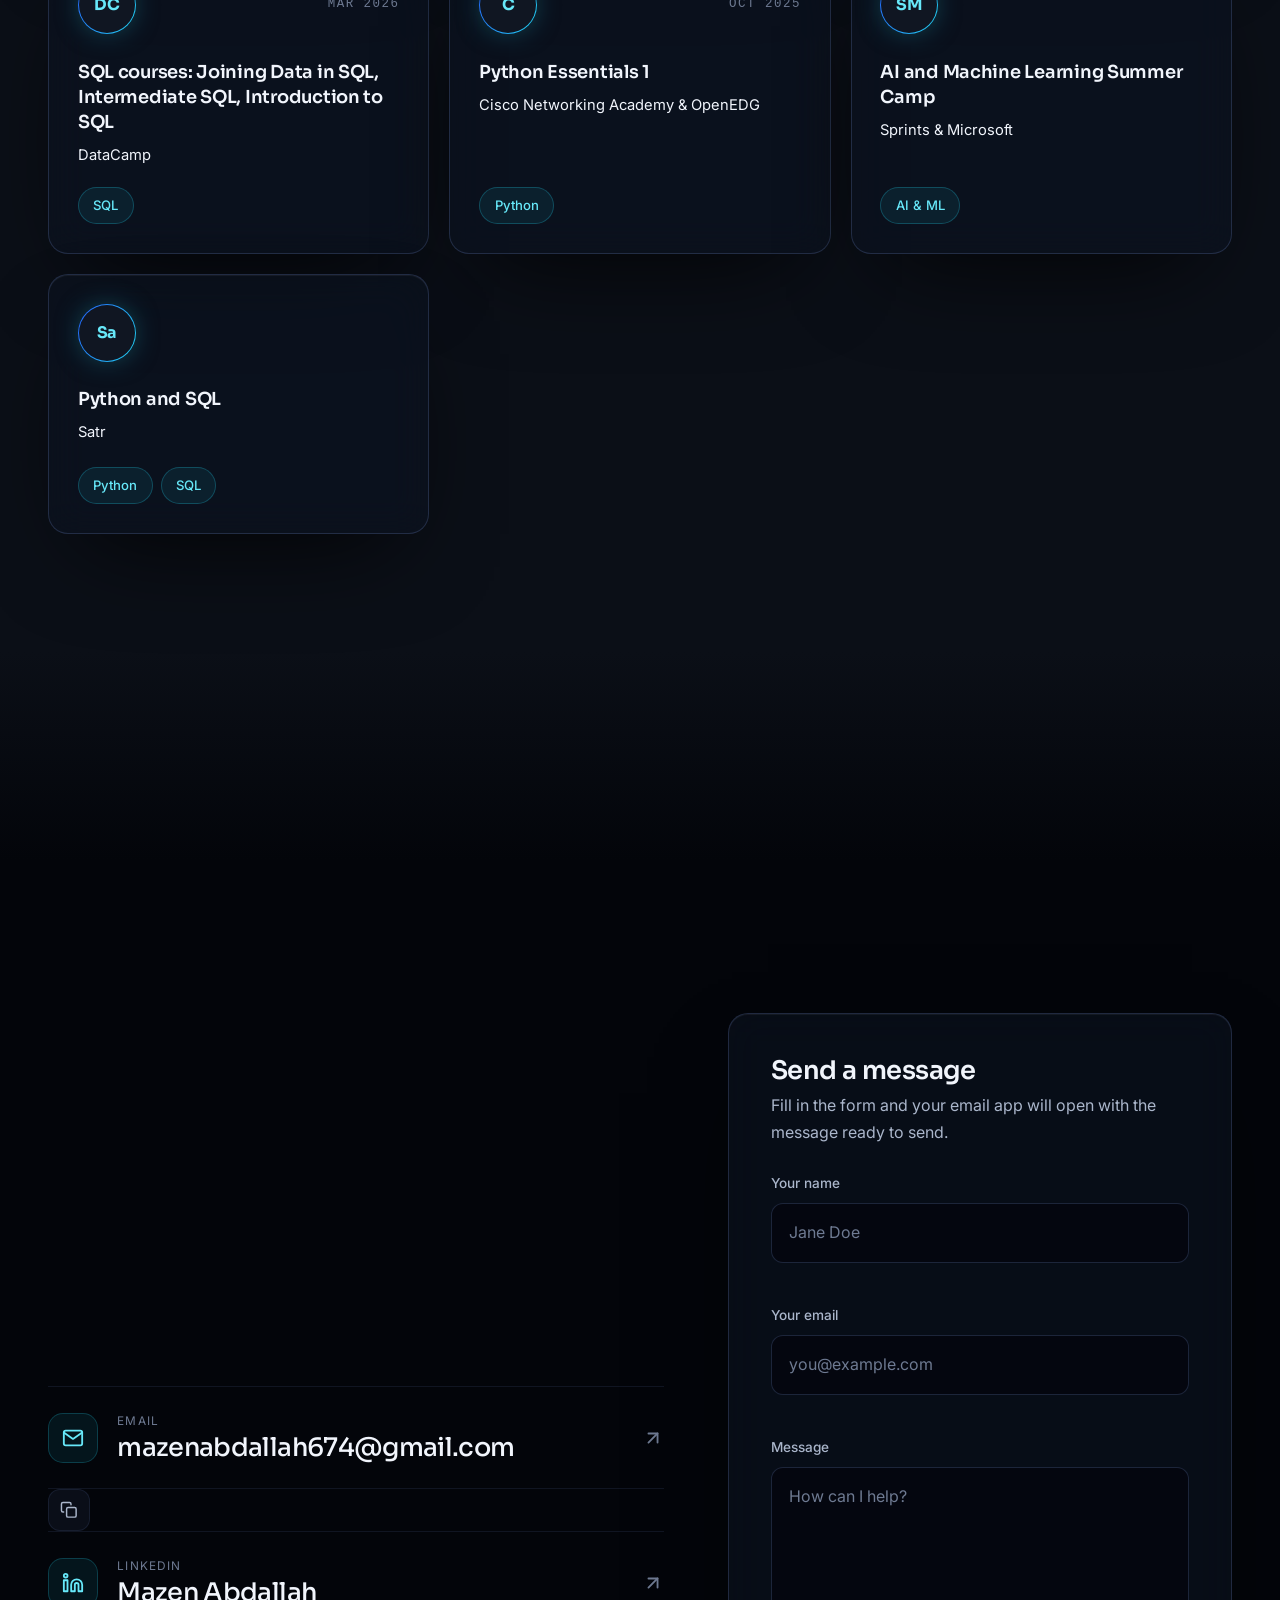
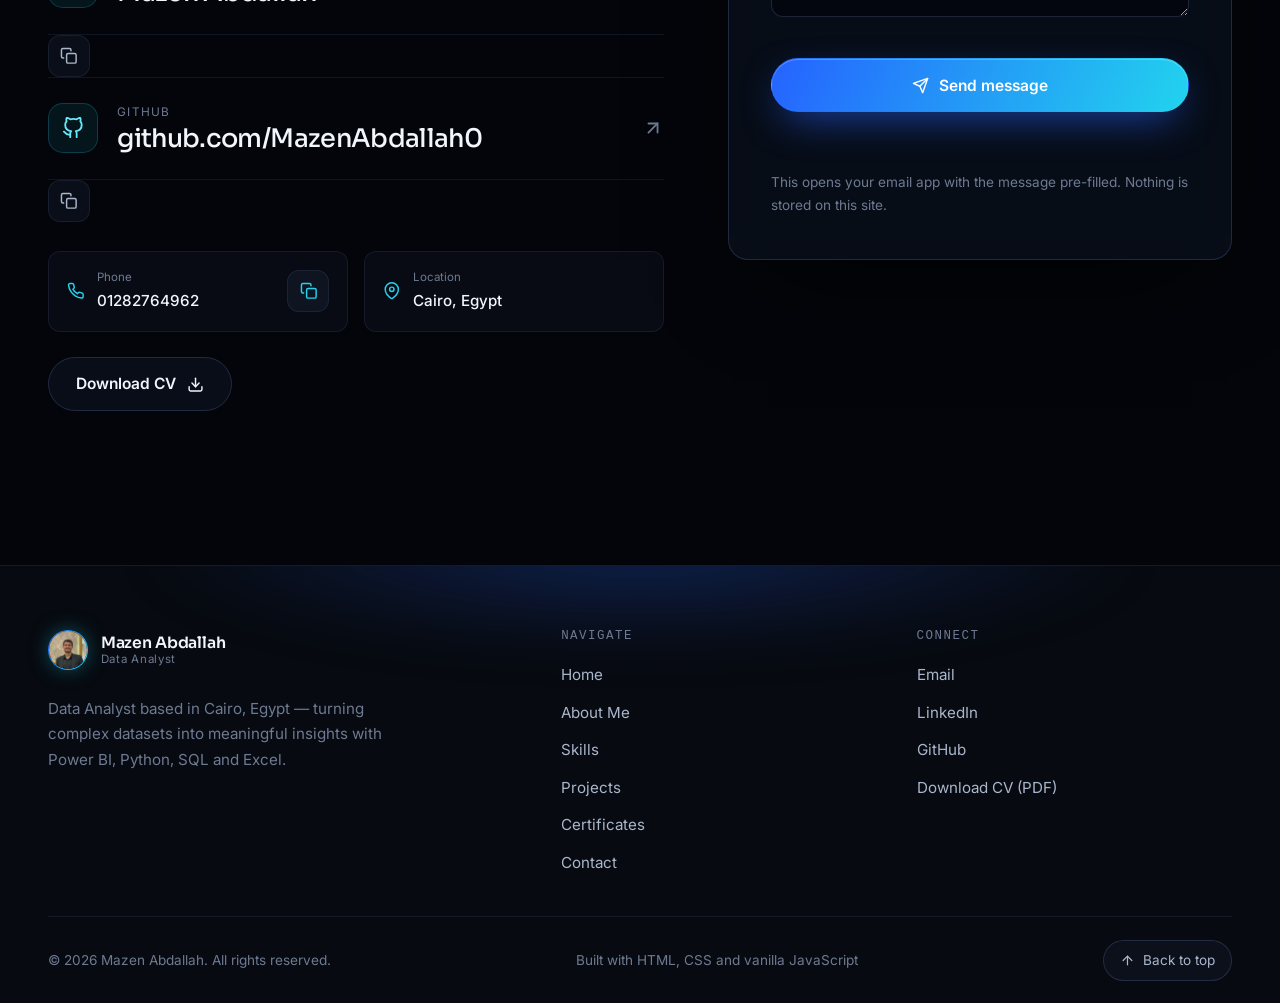
<file: certificates.html>
<!doctype html>
<html lang="en">
<head>
<meta charset="utf-8">
<meta name="viewport" content="width=device-width, initial-scale=1">
<title>Redirecting | Mazen Abdallah</title>
<meta name="robots" content="noindex">
<meta name="theme-color" content="#03050a">
<noscript><meta http-equiv="refresh" content="0; url=index.html#certificates"></noscript>
<script>location.replace("index.html" + location.search + (location.hash || "#certificates"));</script>
<style>html{background:#03050a}body{margin:0;min-height:100vh;display:grid;place-items:center;color:#aab6cb;font:16px/1.6 system-ui,sans-serif}a{color:#67e8f9}</style>
</head>
<body><p>Redirecting&hellip; <a href="index.html#certificates">Continue</a> &middot; <span dir="rtl">جارٍ التحويل</span></p></body>
</html>
</file>
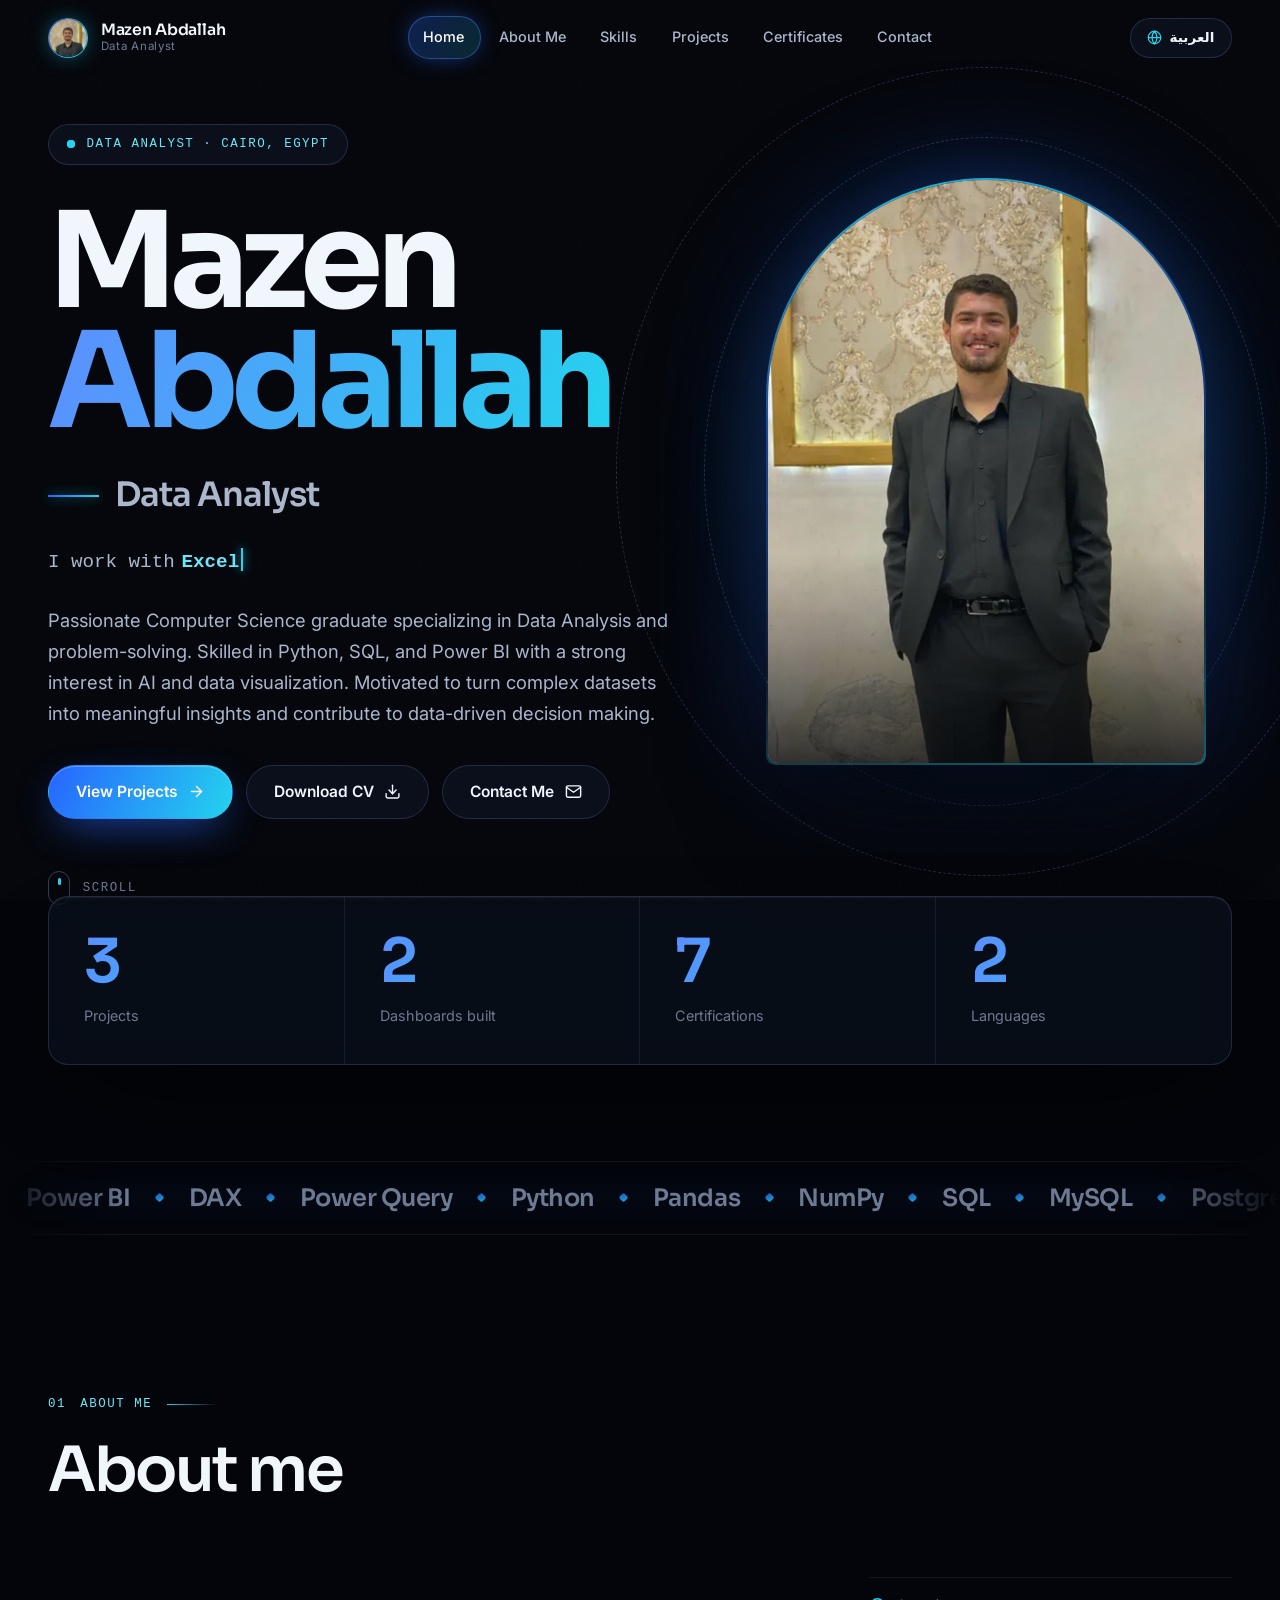
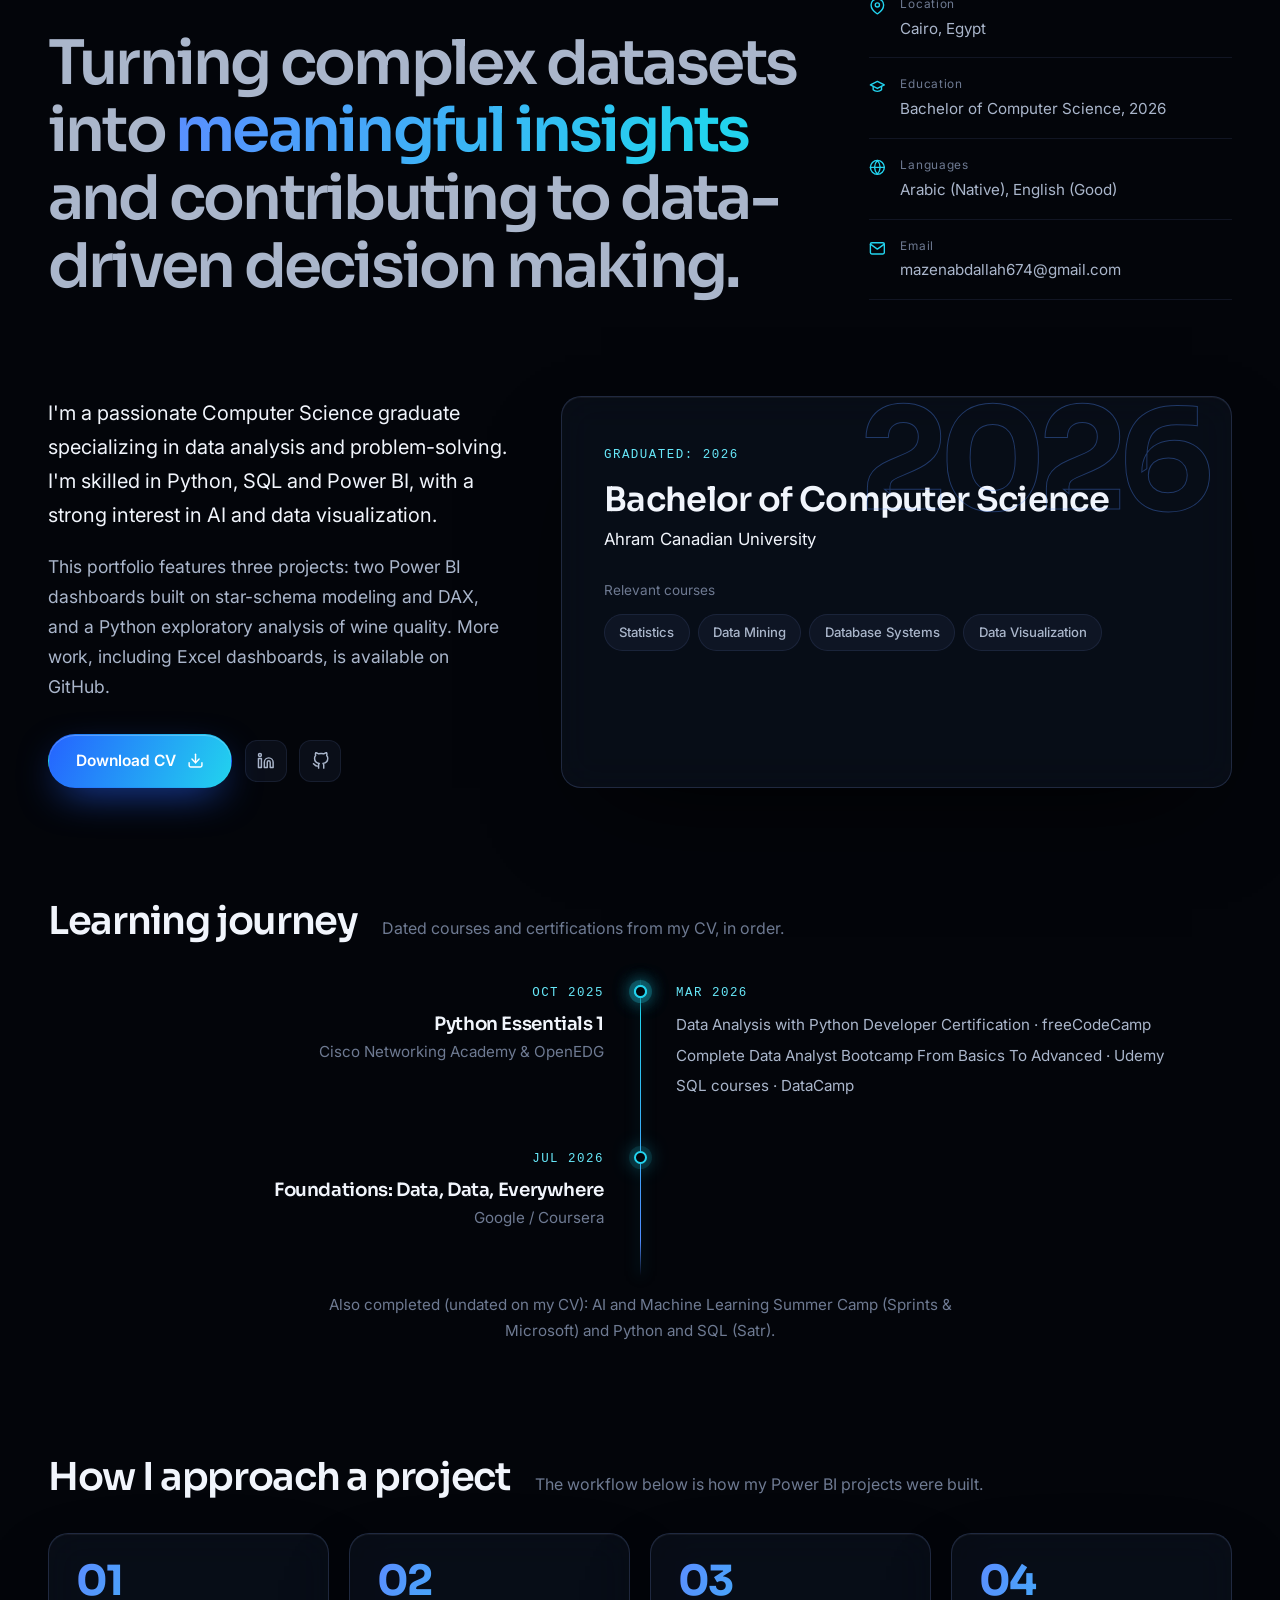
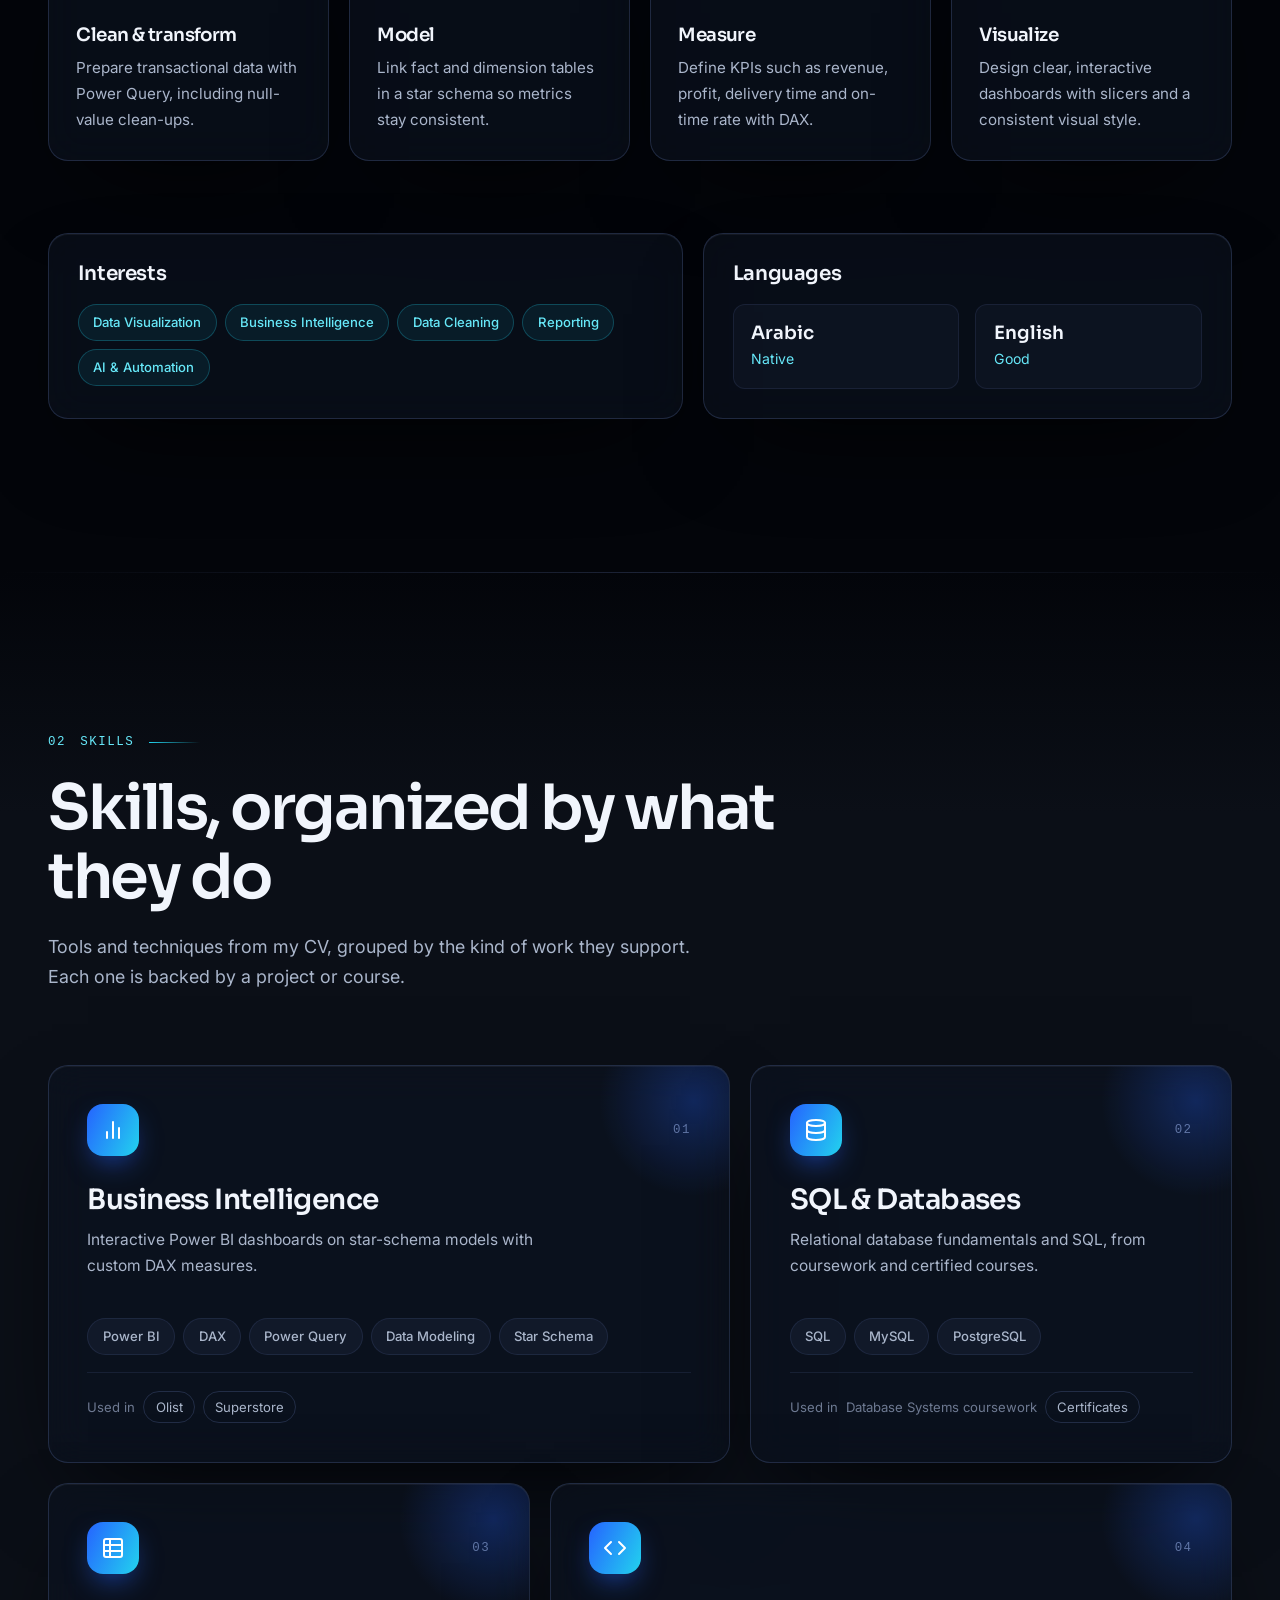
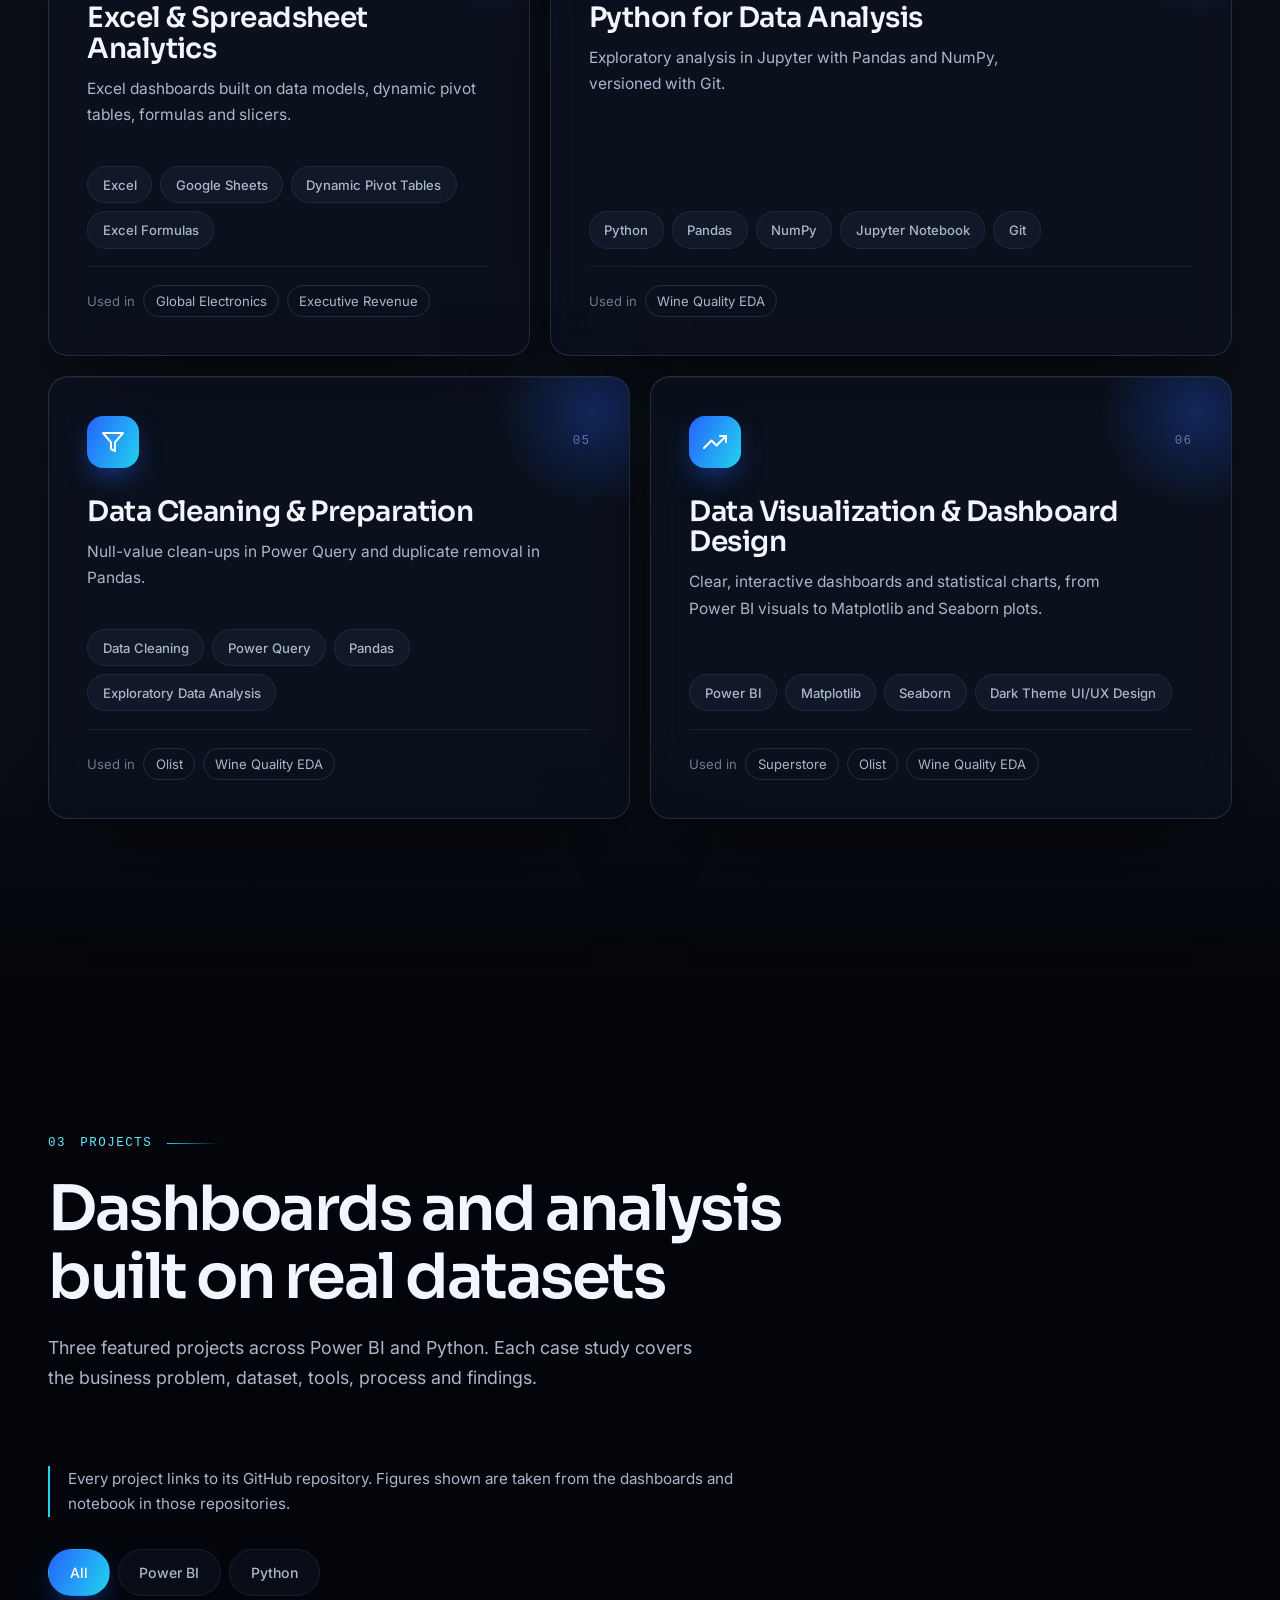
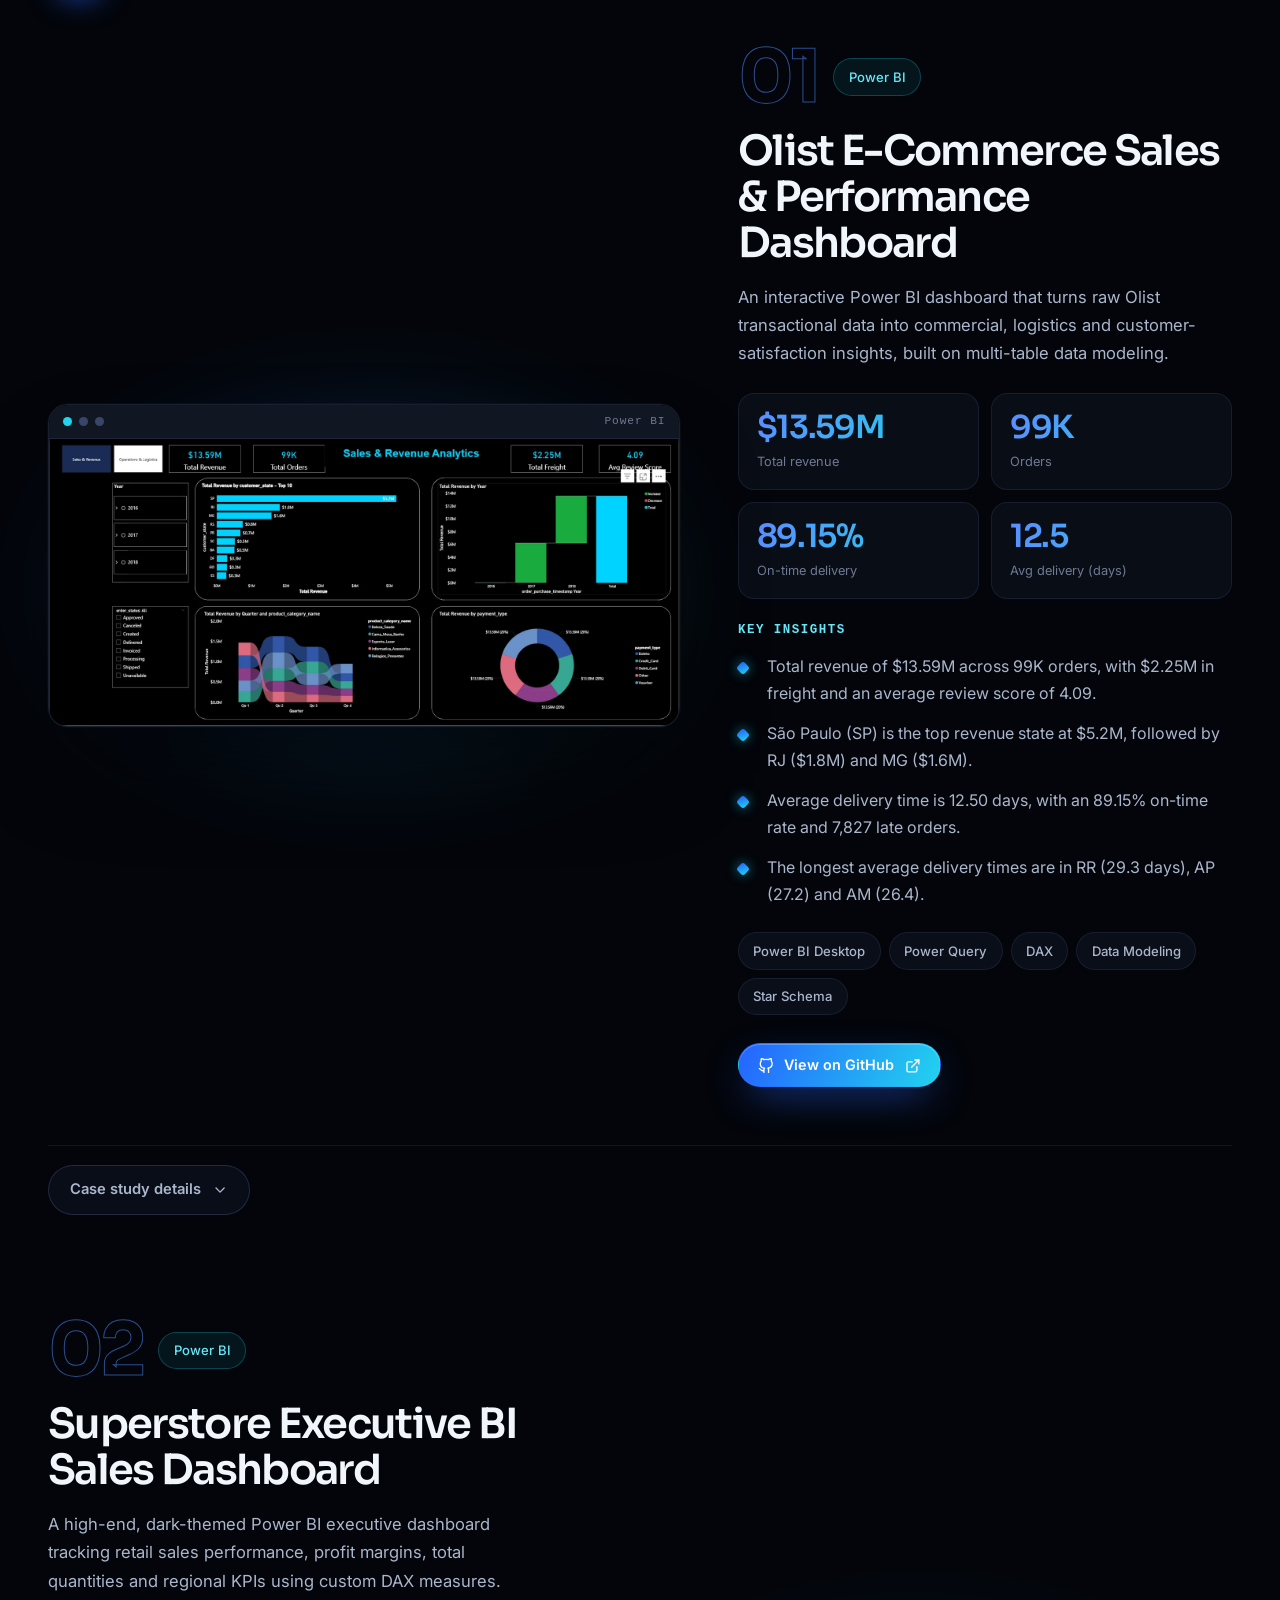
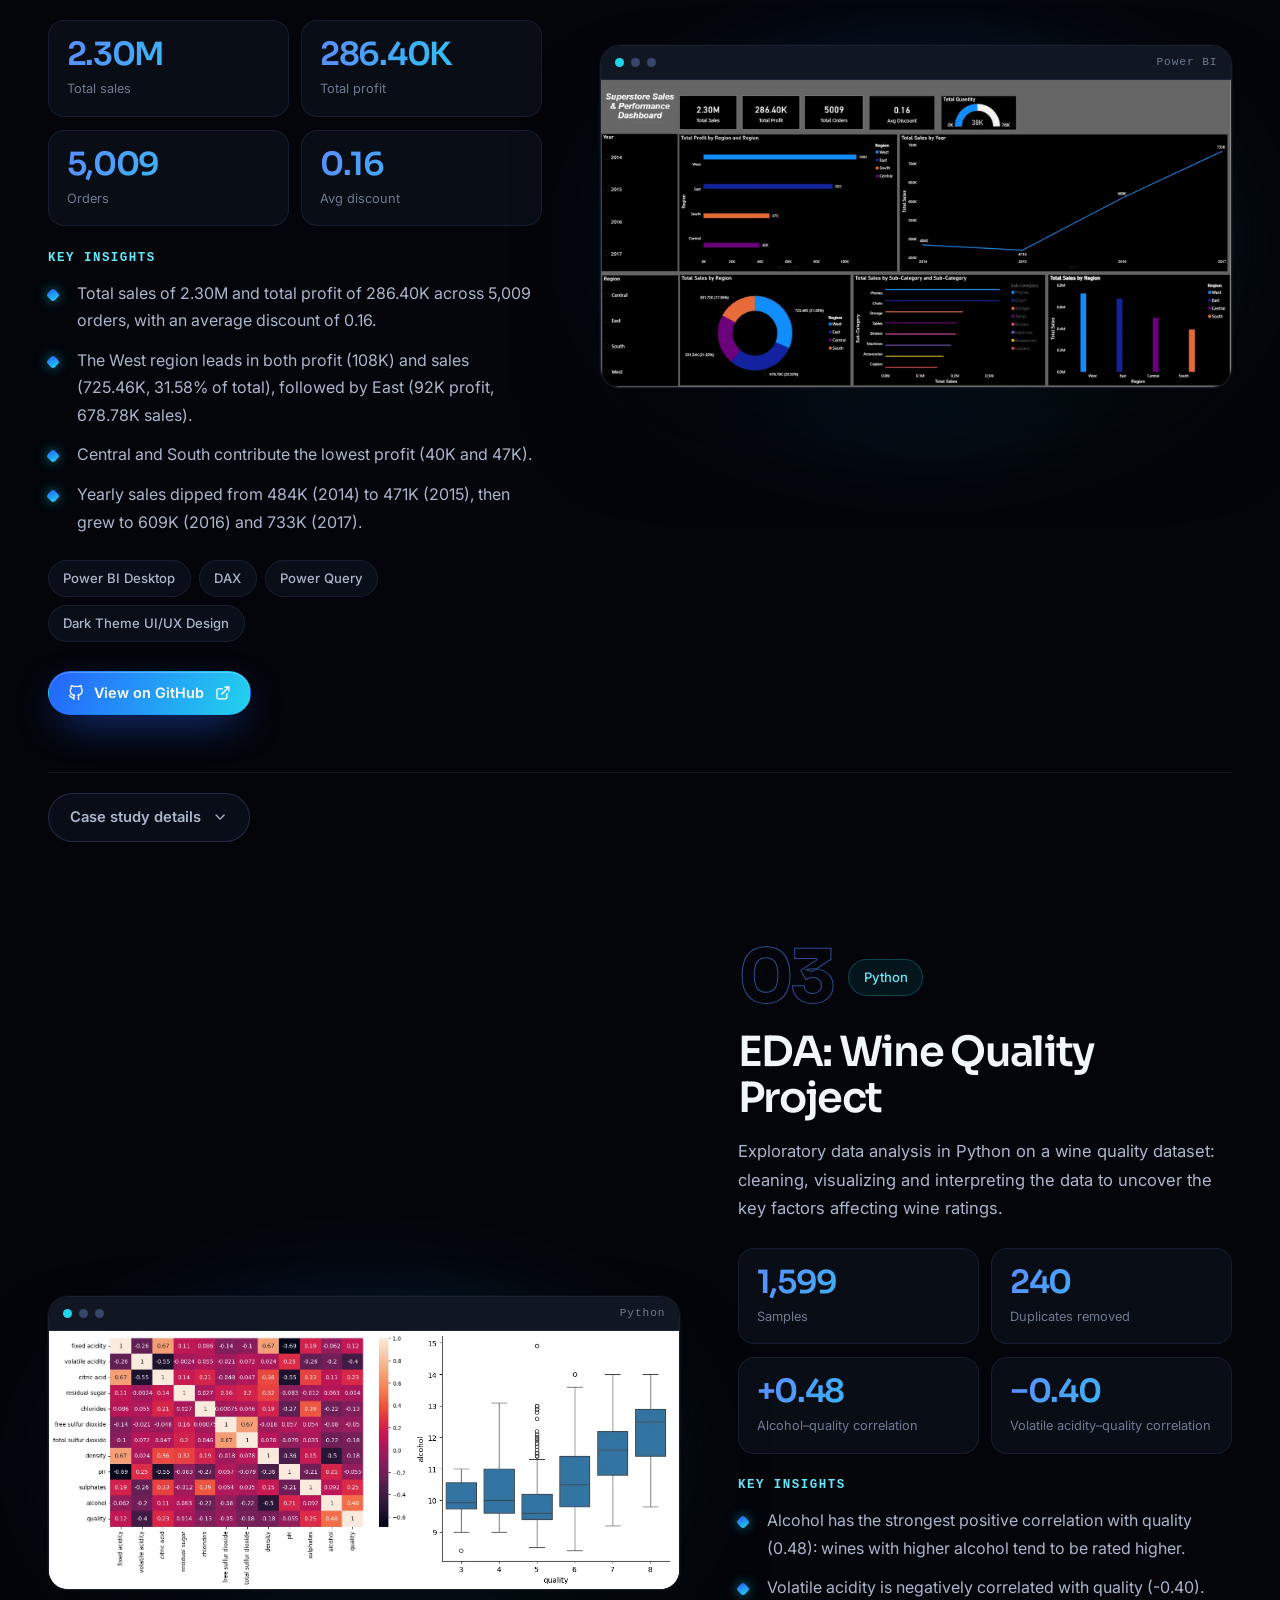
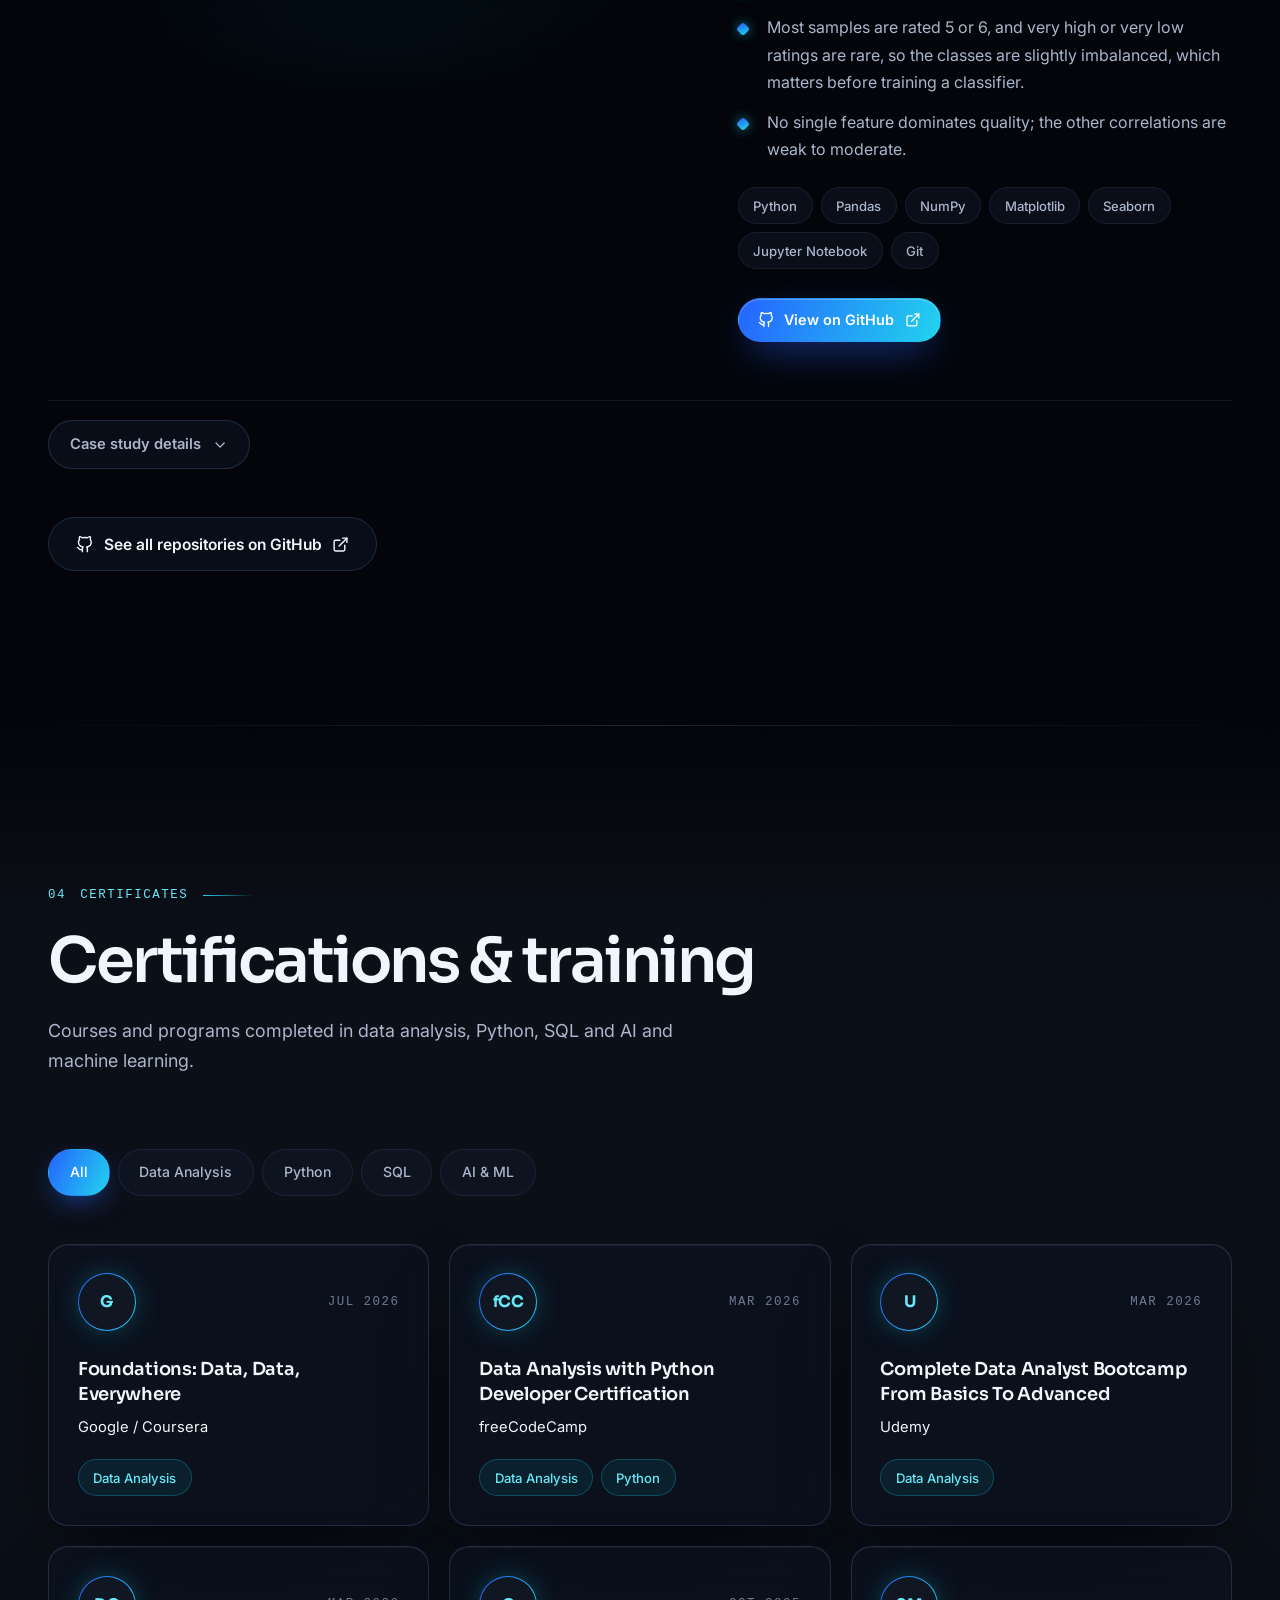
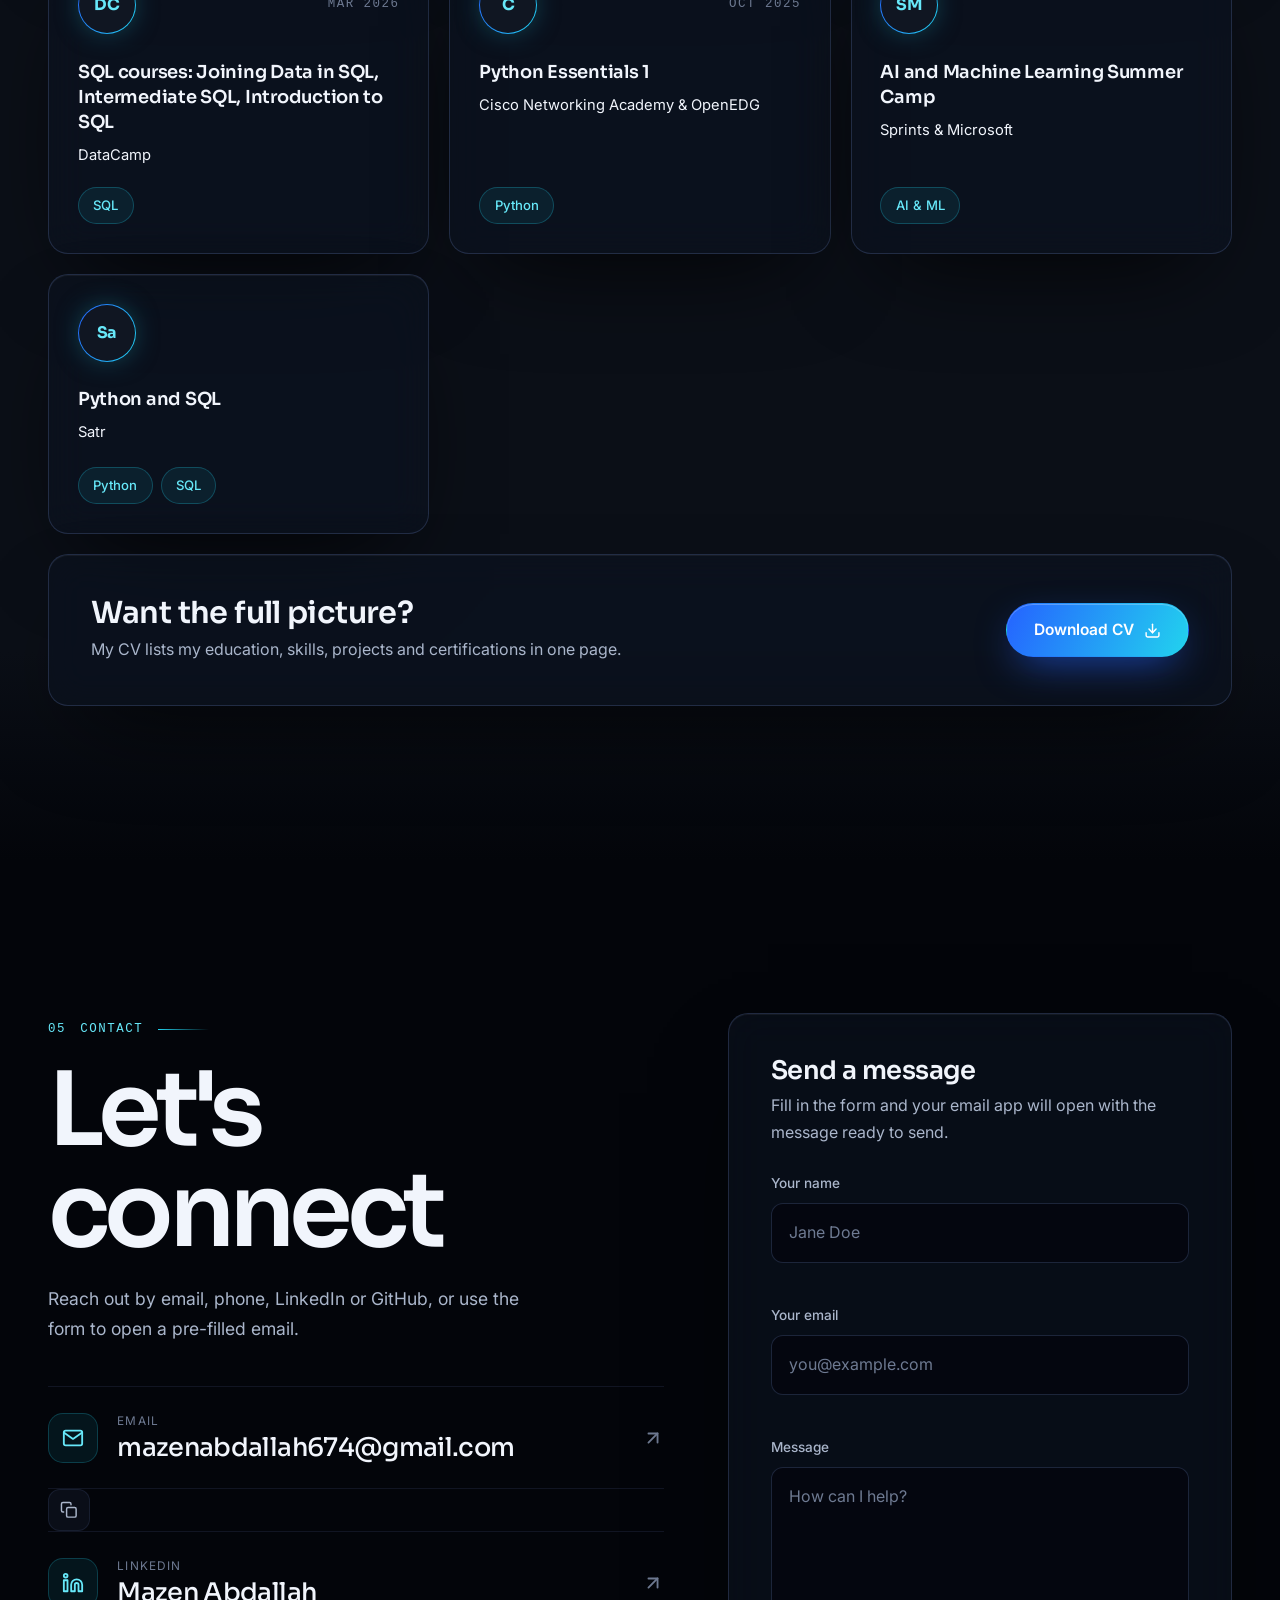
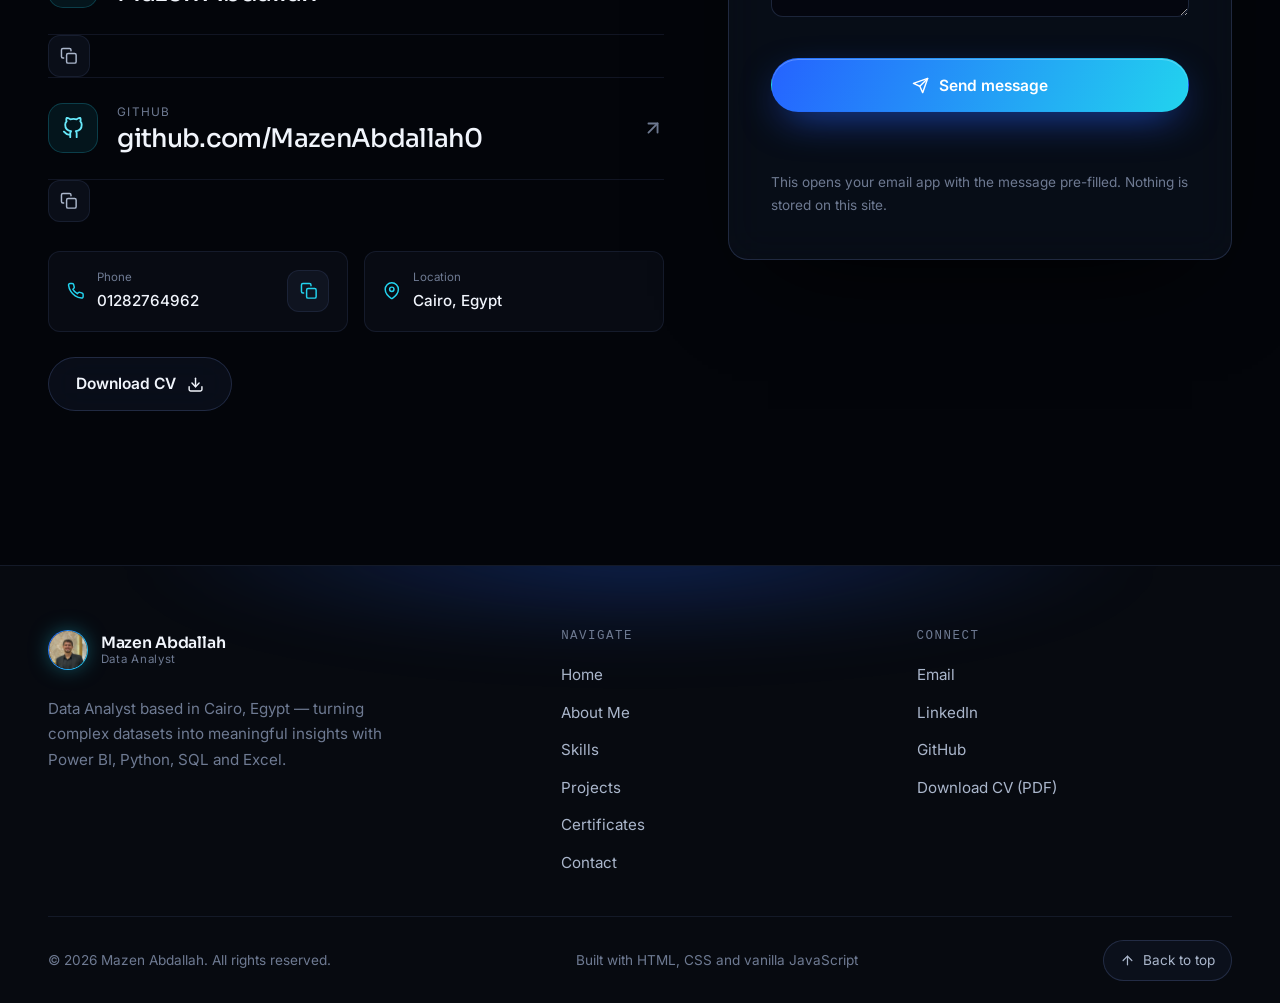
<file: contact.html>
<!doctype html>
<html lang="en">
<head>
<meta charset="utf-8">
<meta name="viewport" content="width=device-width, initial-scale=1">
<title>Redirecting | Mazen Abdallah</title>
<meta name="robots" content="noindex">
<meta name="theme-color" content="#03050a">
<noscript><meta http-equiv="refresh" content="0; url=index.html#contact"></noscript>
<script>location.replace("index.html" + location.search + (location.hash || "#contact"));</script>
<style>html{background:#03050a}body{margin:0;min-height:100vh;display:grid;place-items:center;color:#aab6cb;font:16px/1.6 system-ui,sans-serif}a{color:#67e8f9}</style>
</head>
<body><p>Redirecting&hellip; <a href="index.html#contact">Continue</a> &middot; <span dir="rtl">جارٍ التحويل</span></p></body>
</html>
</file>
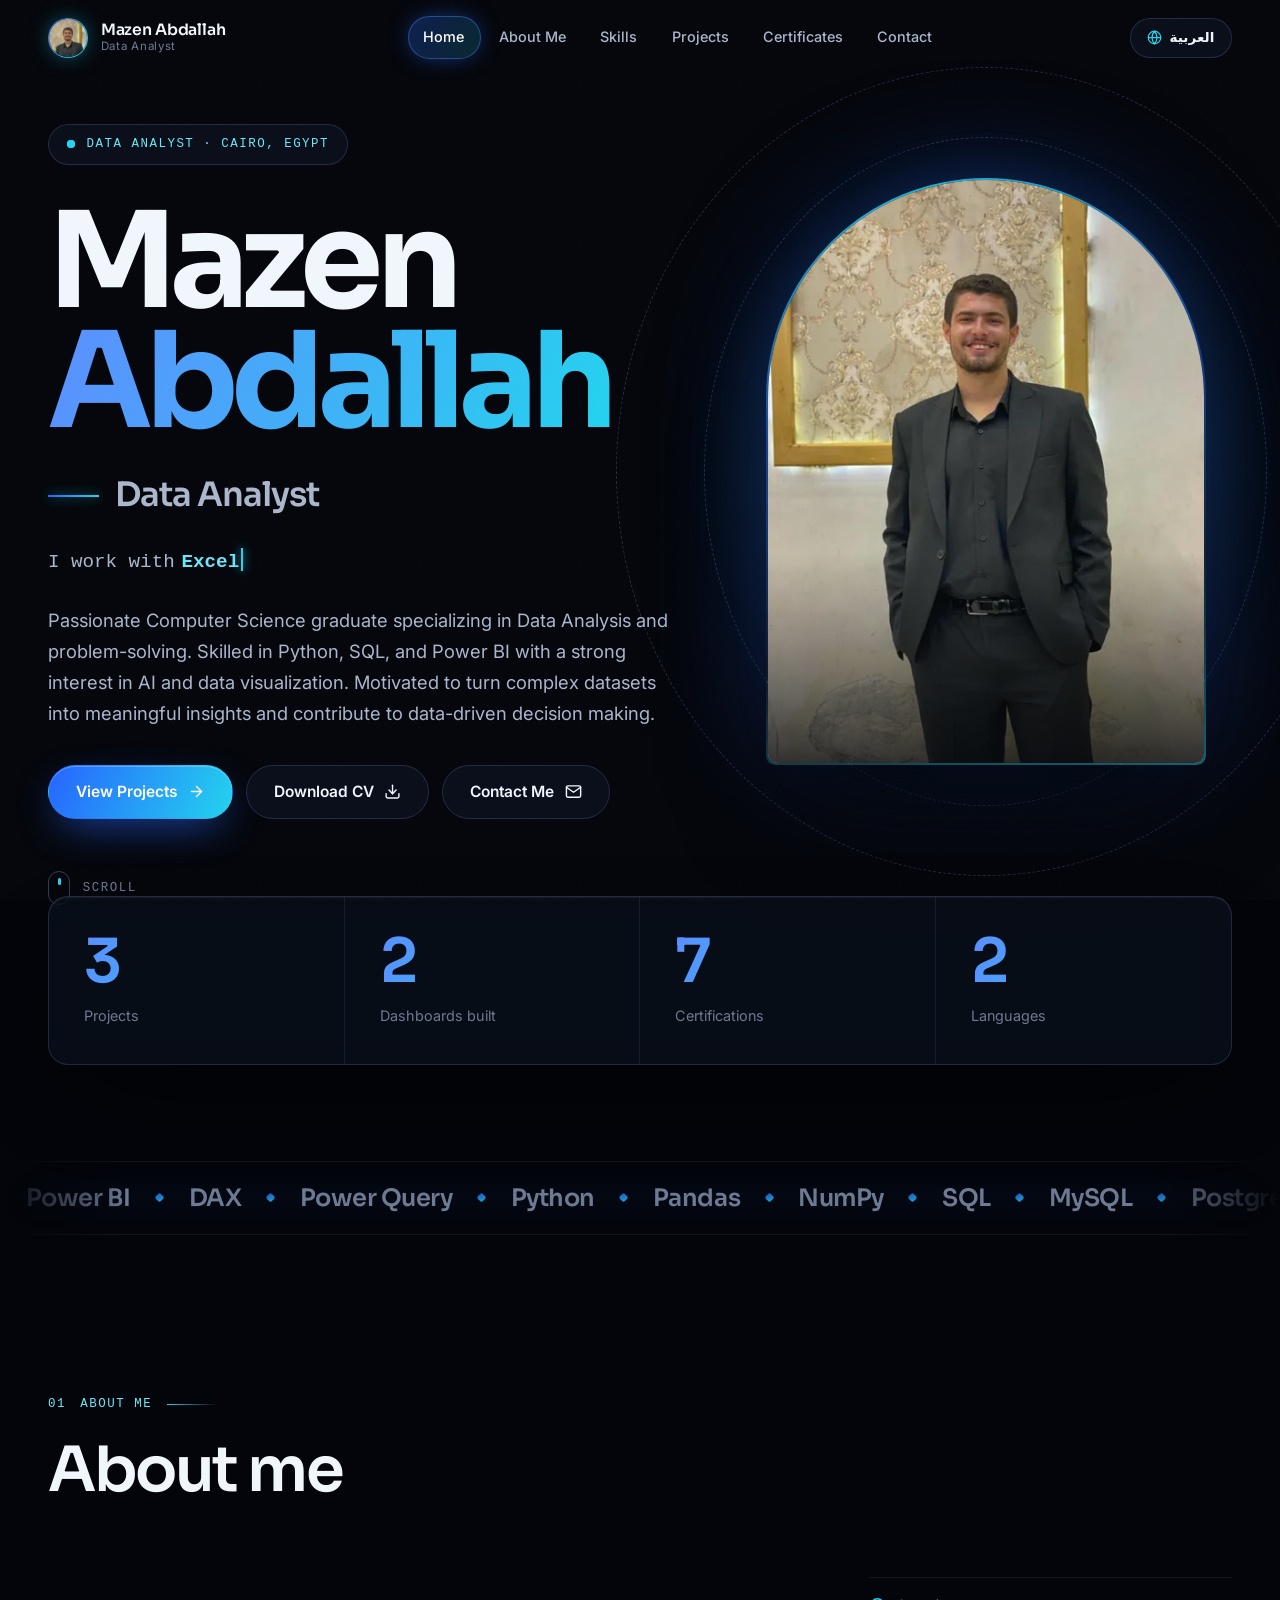
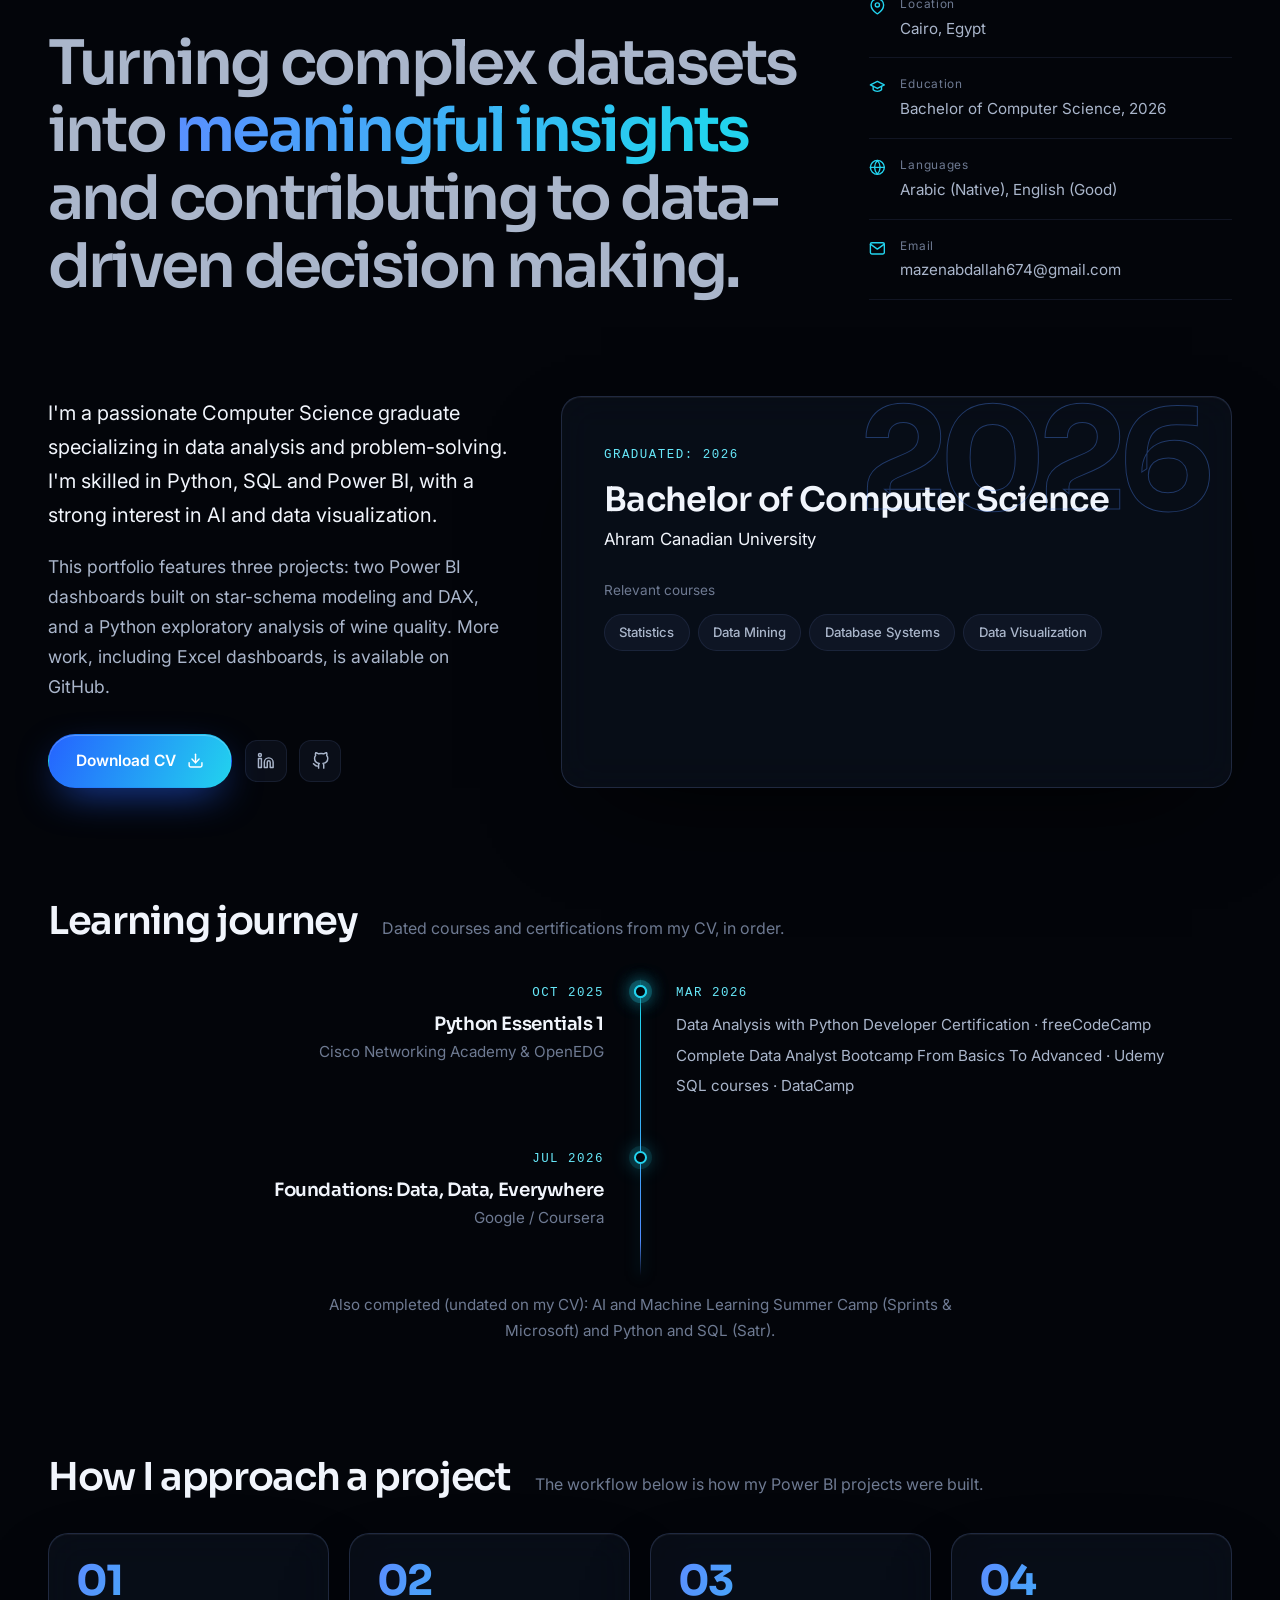
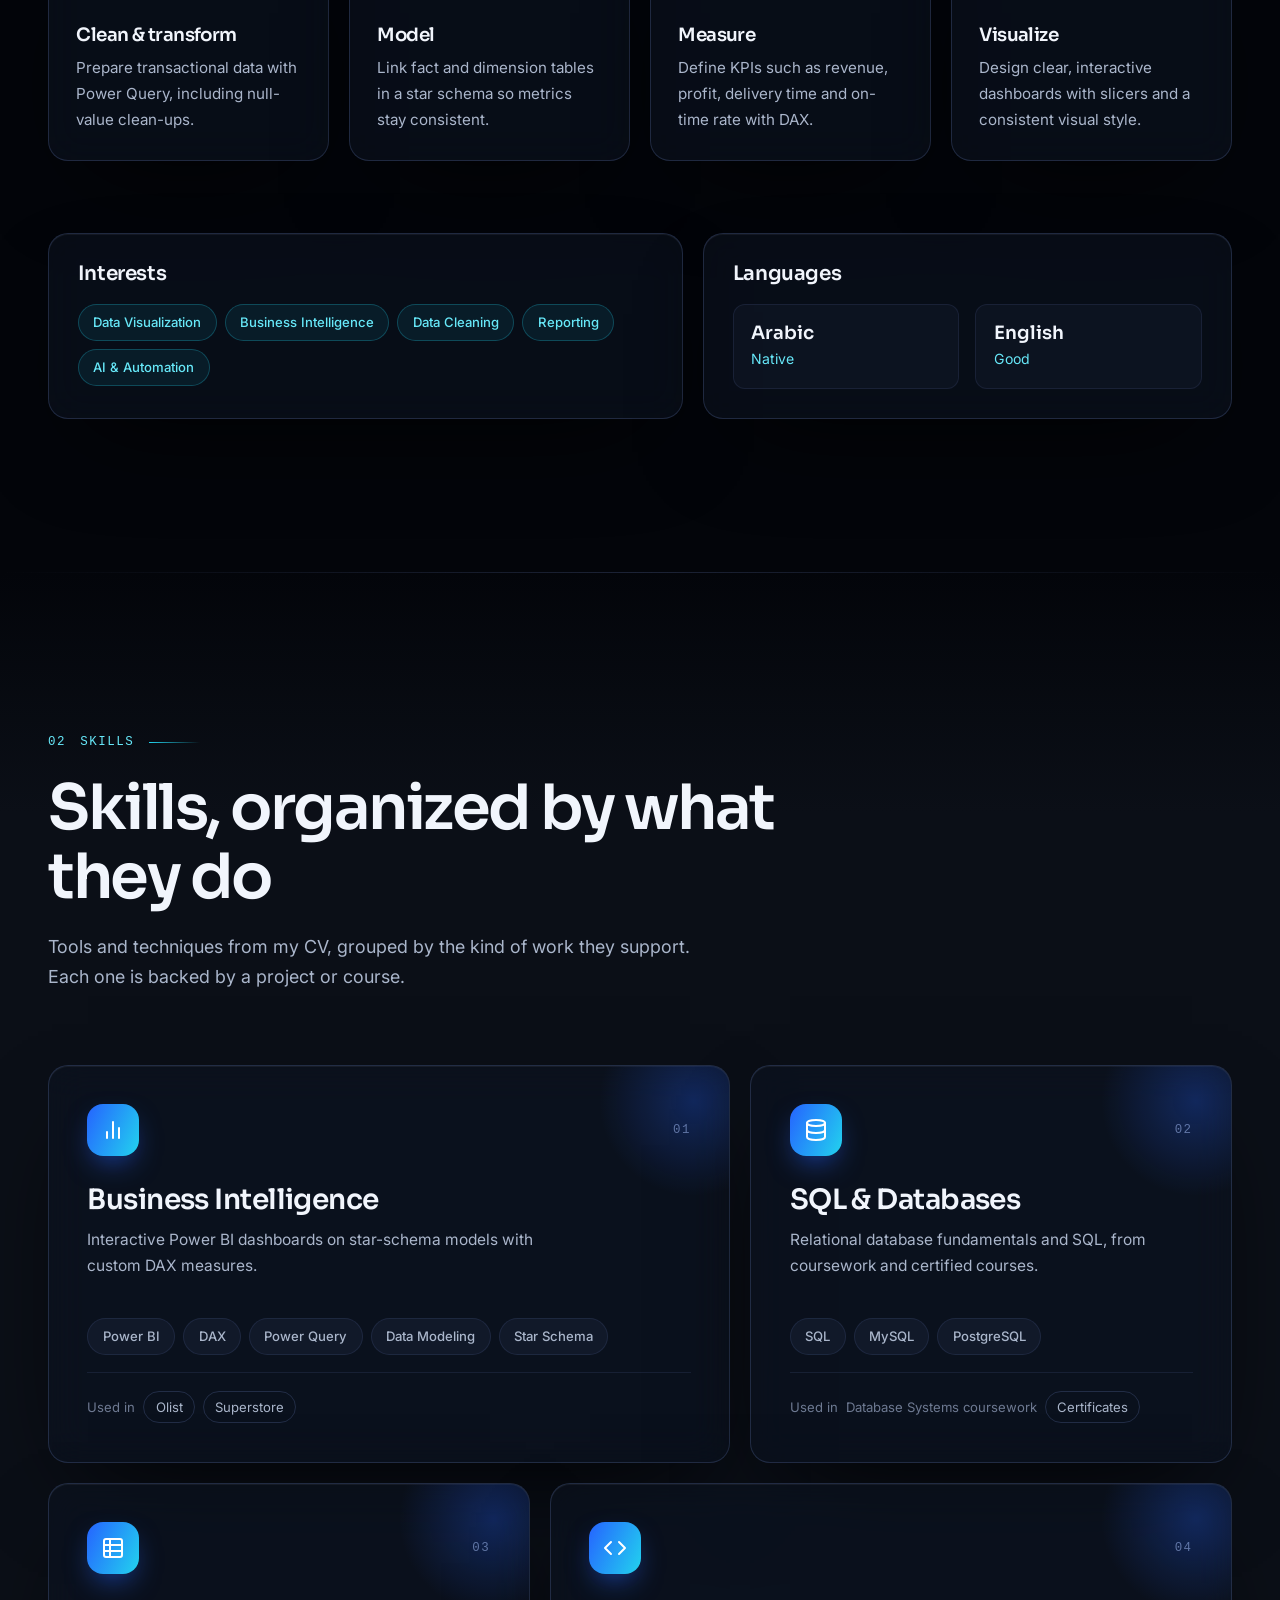
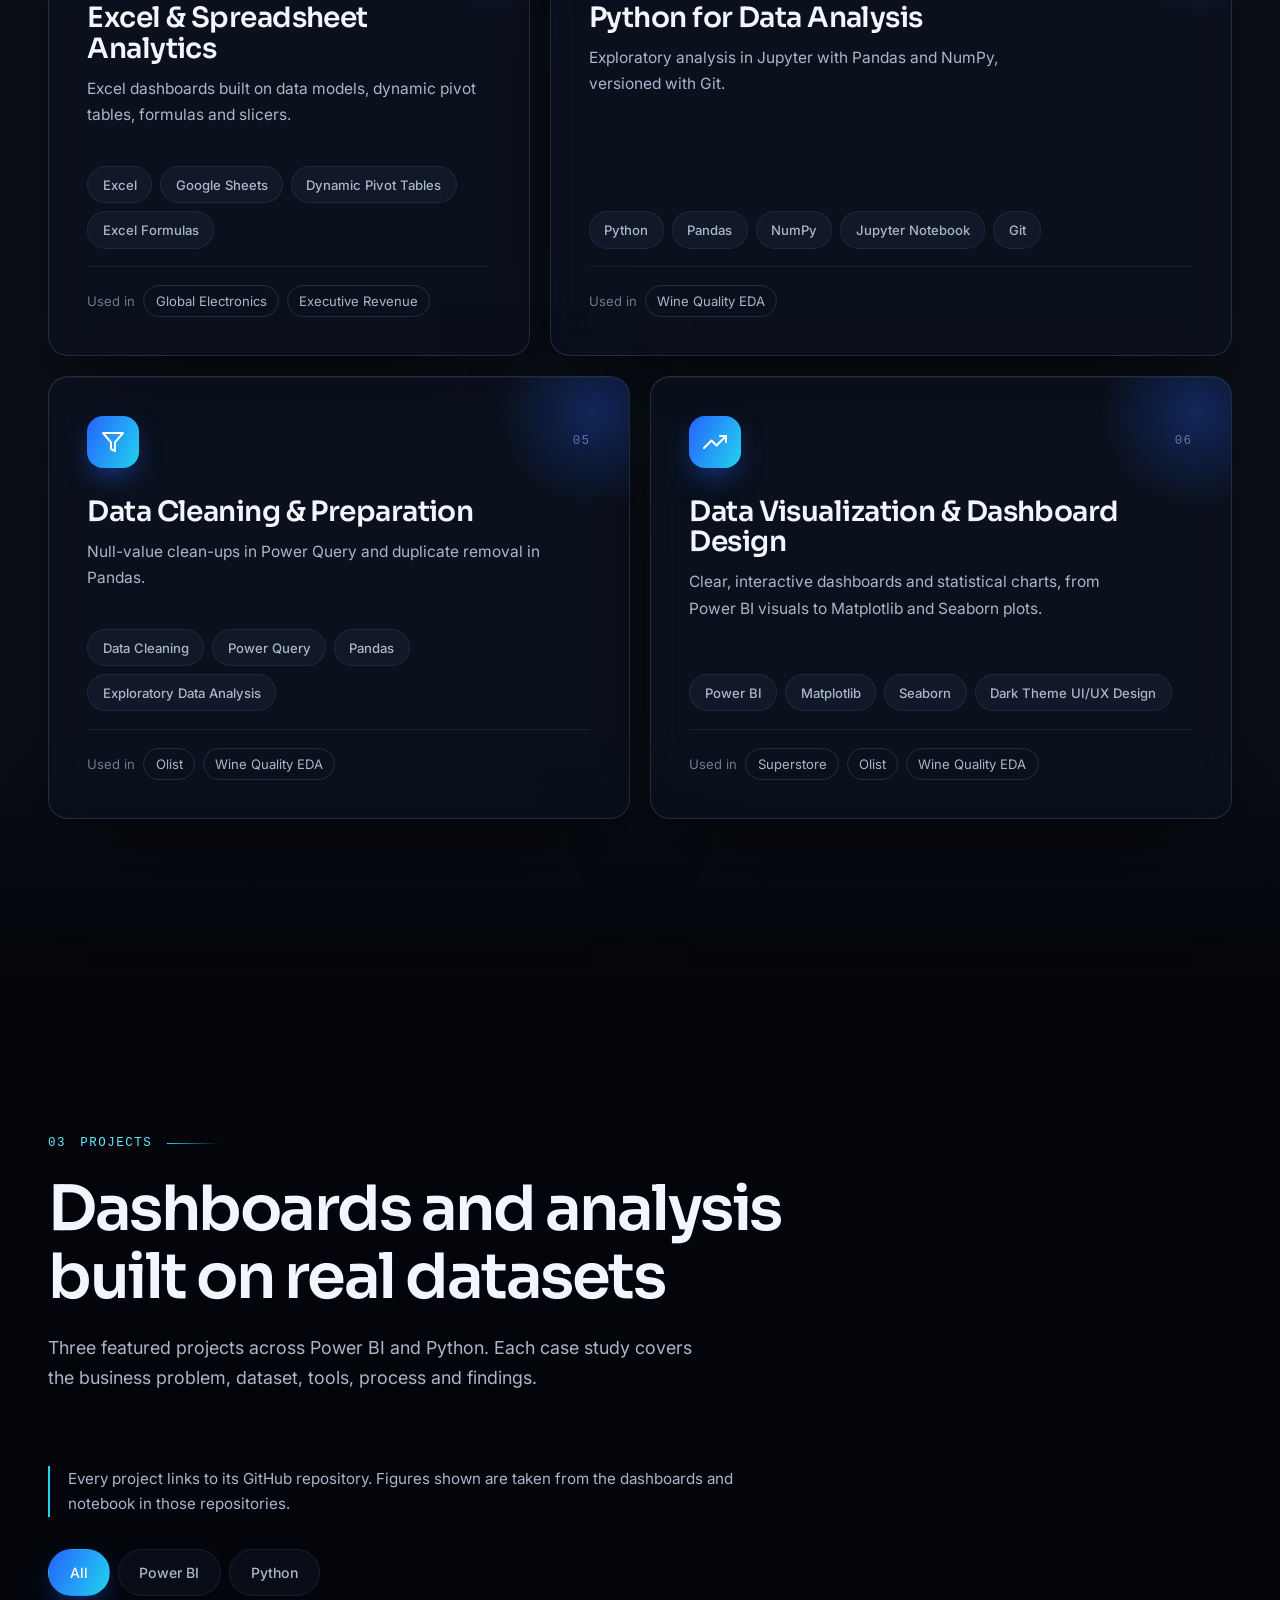
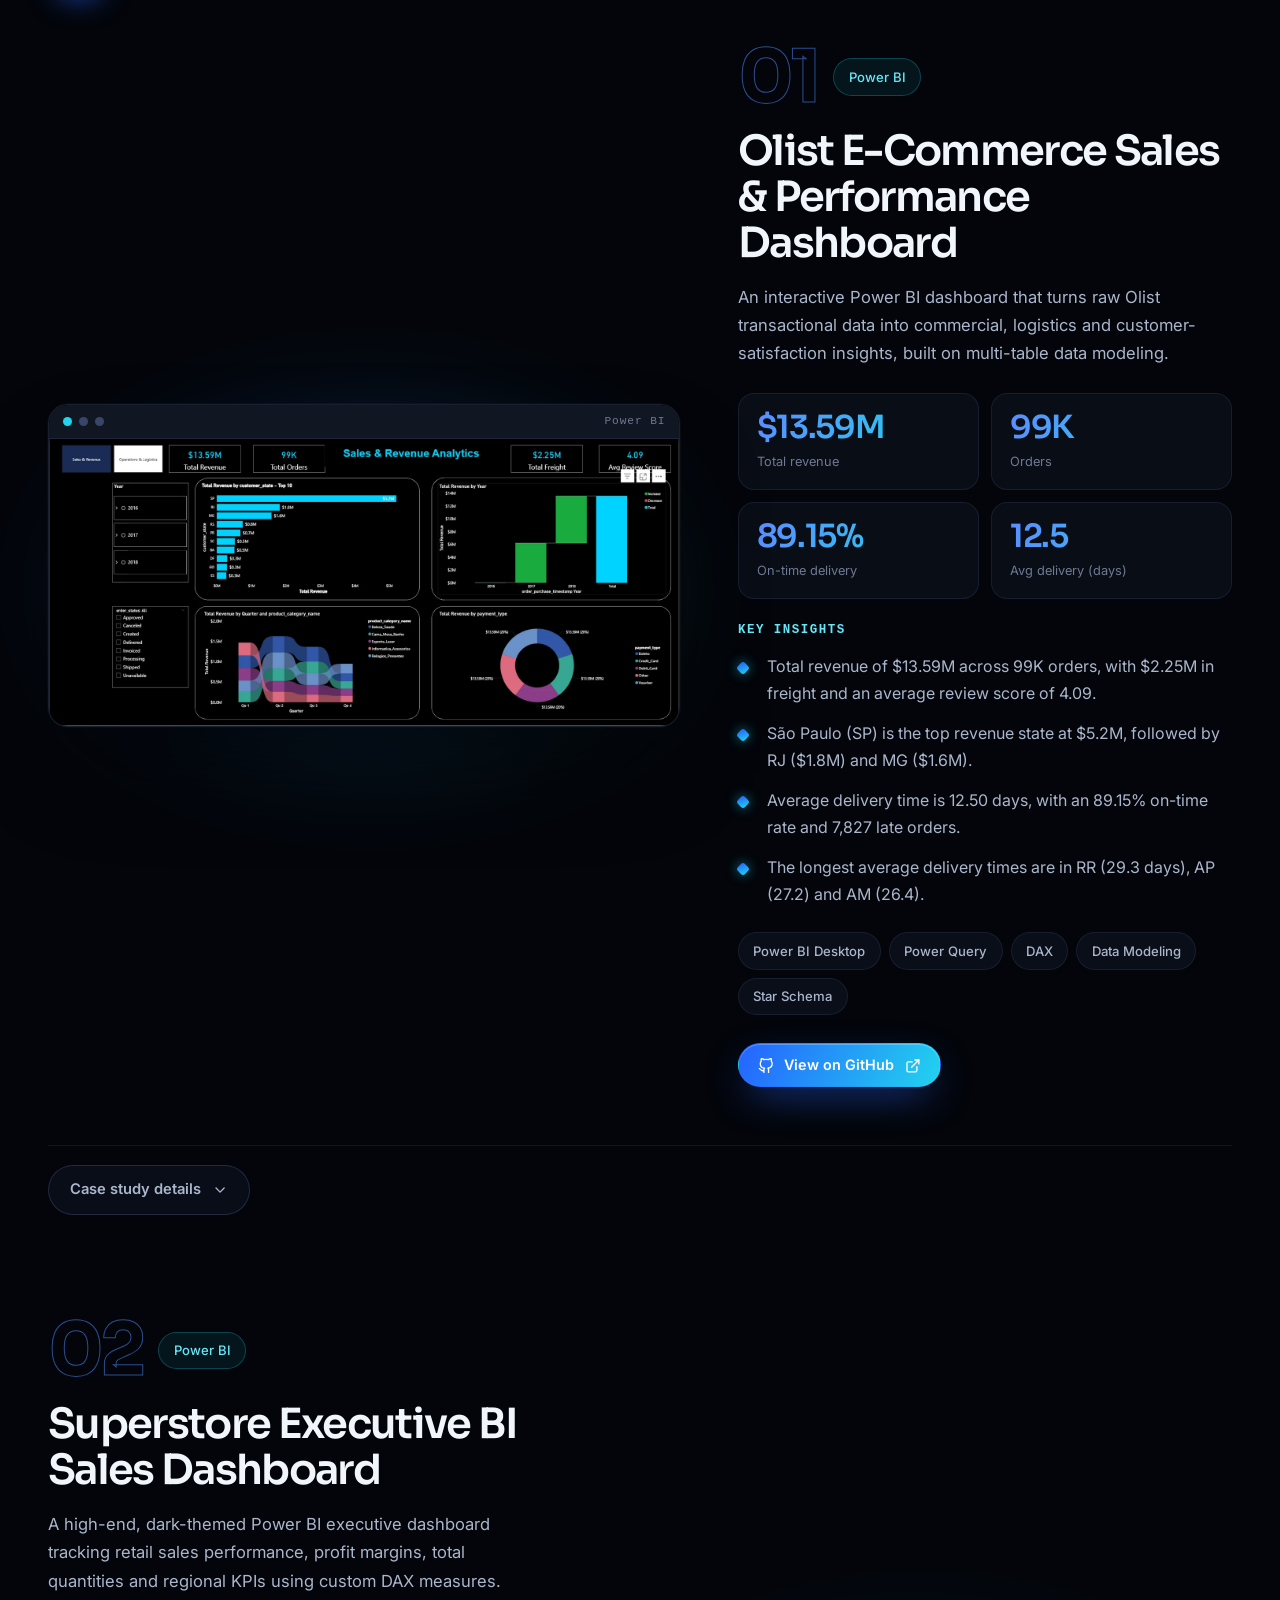
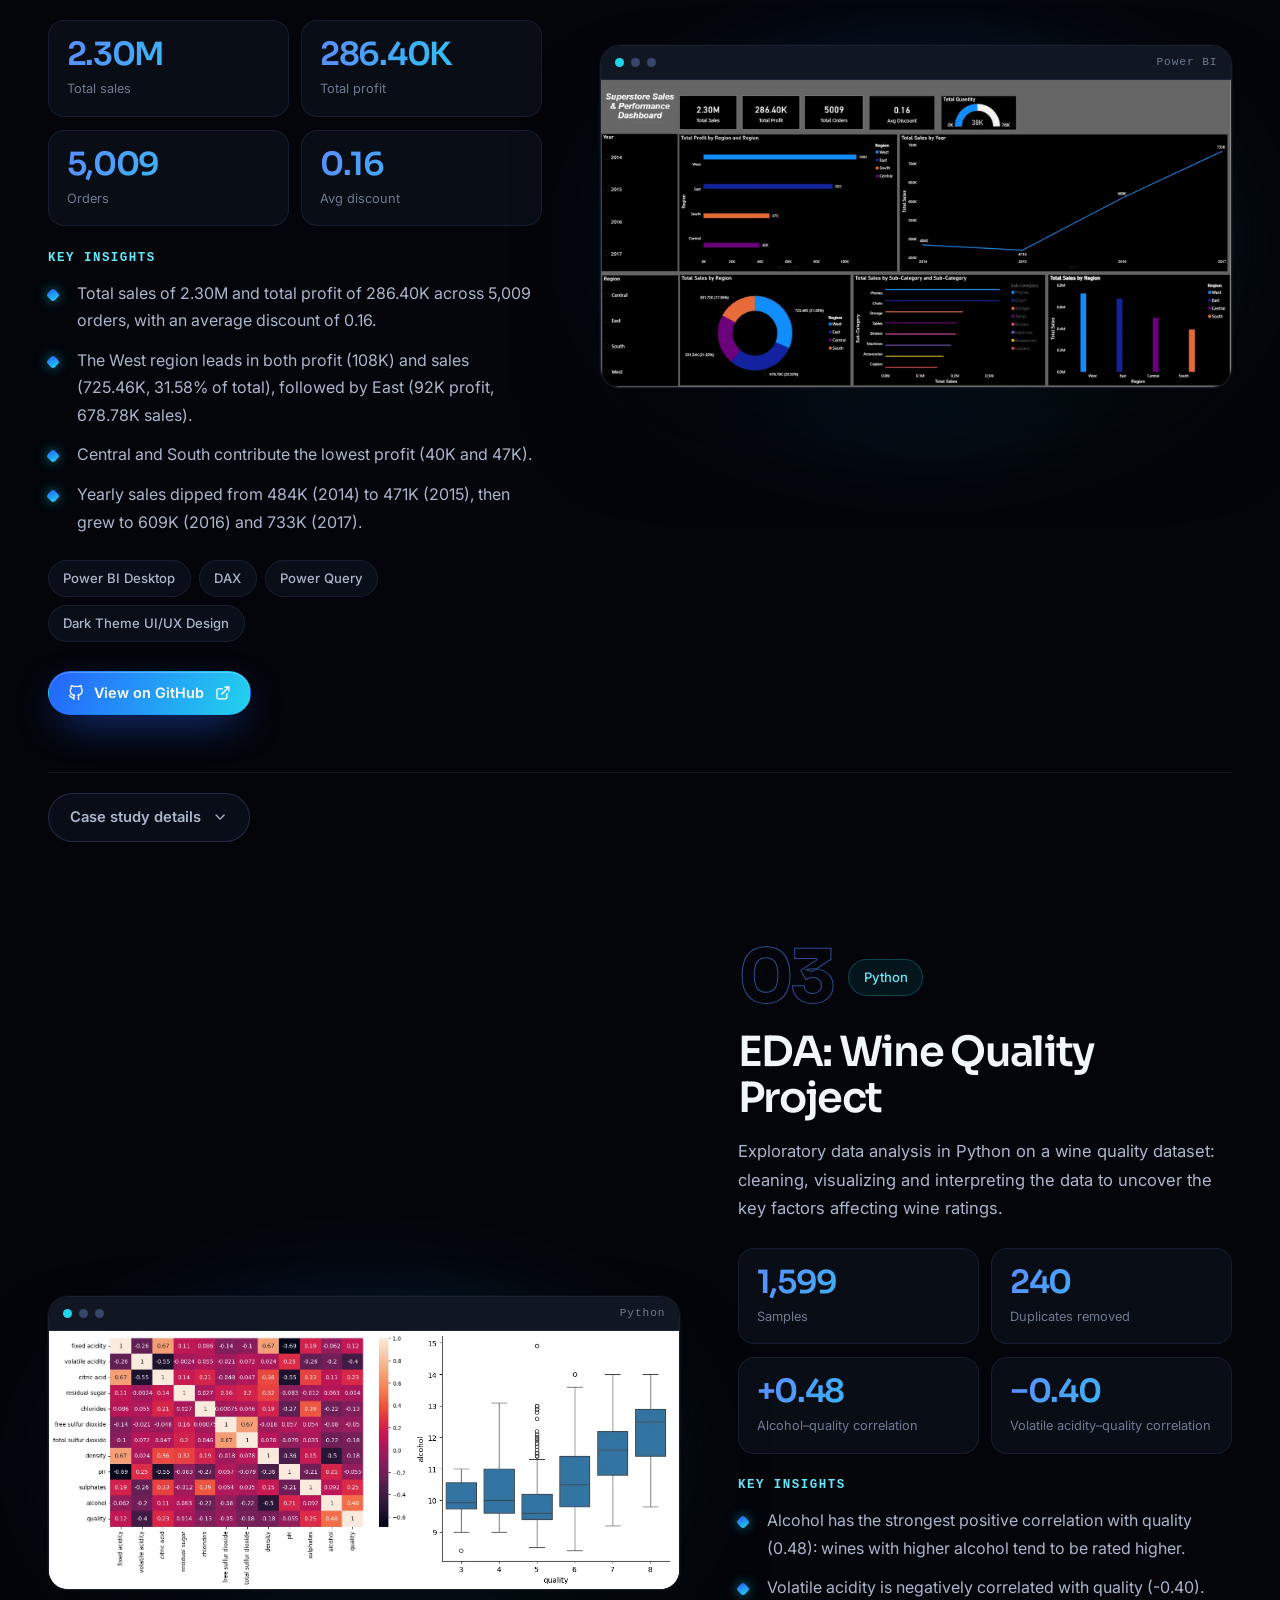
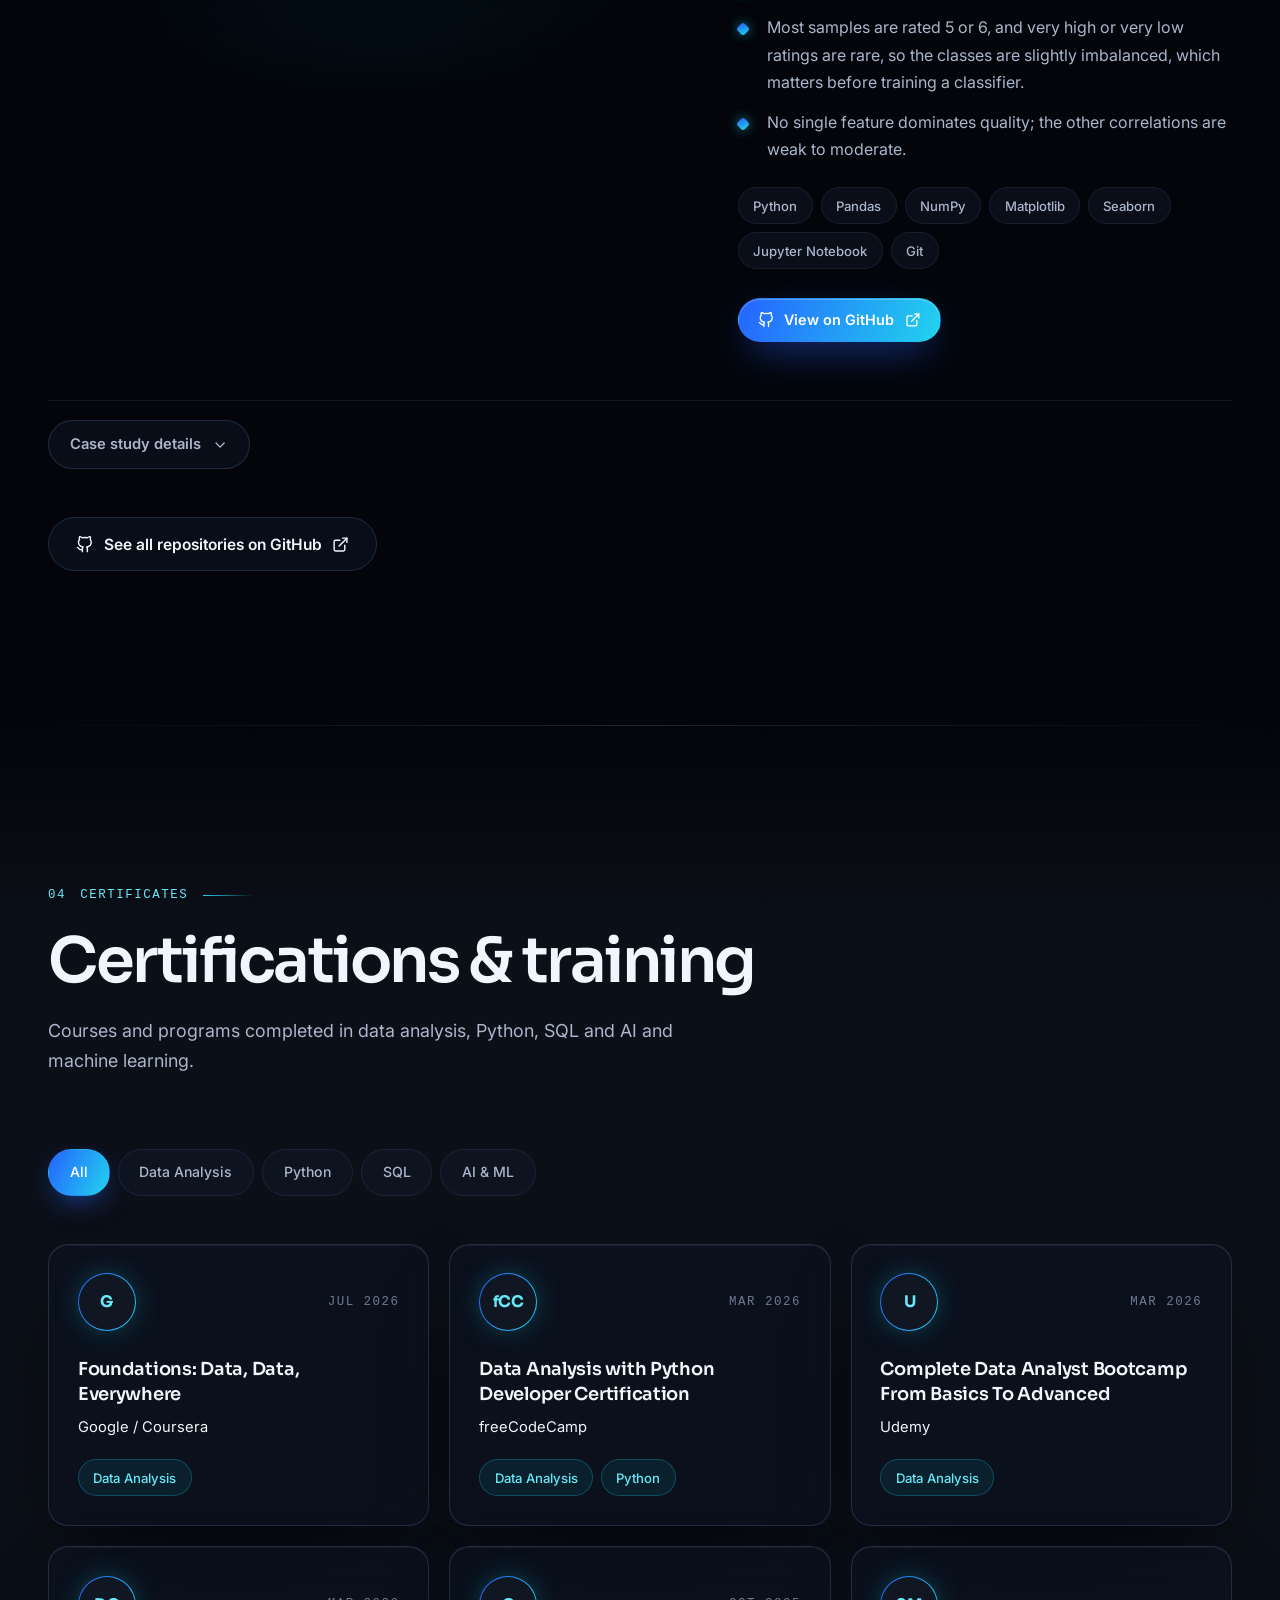
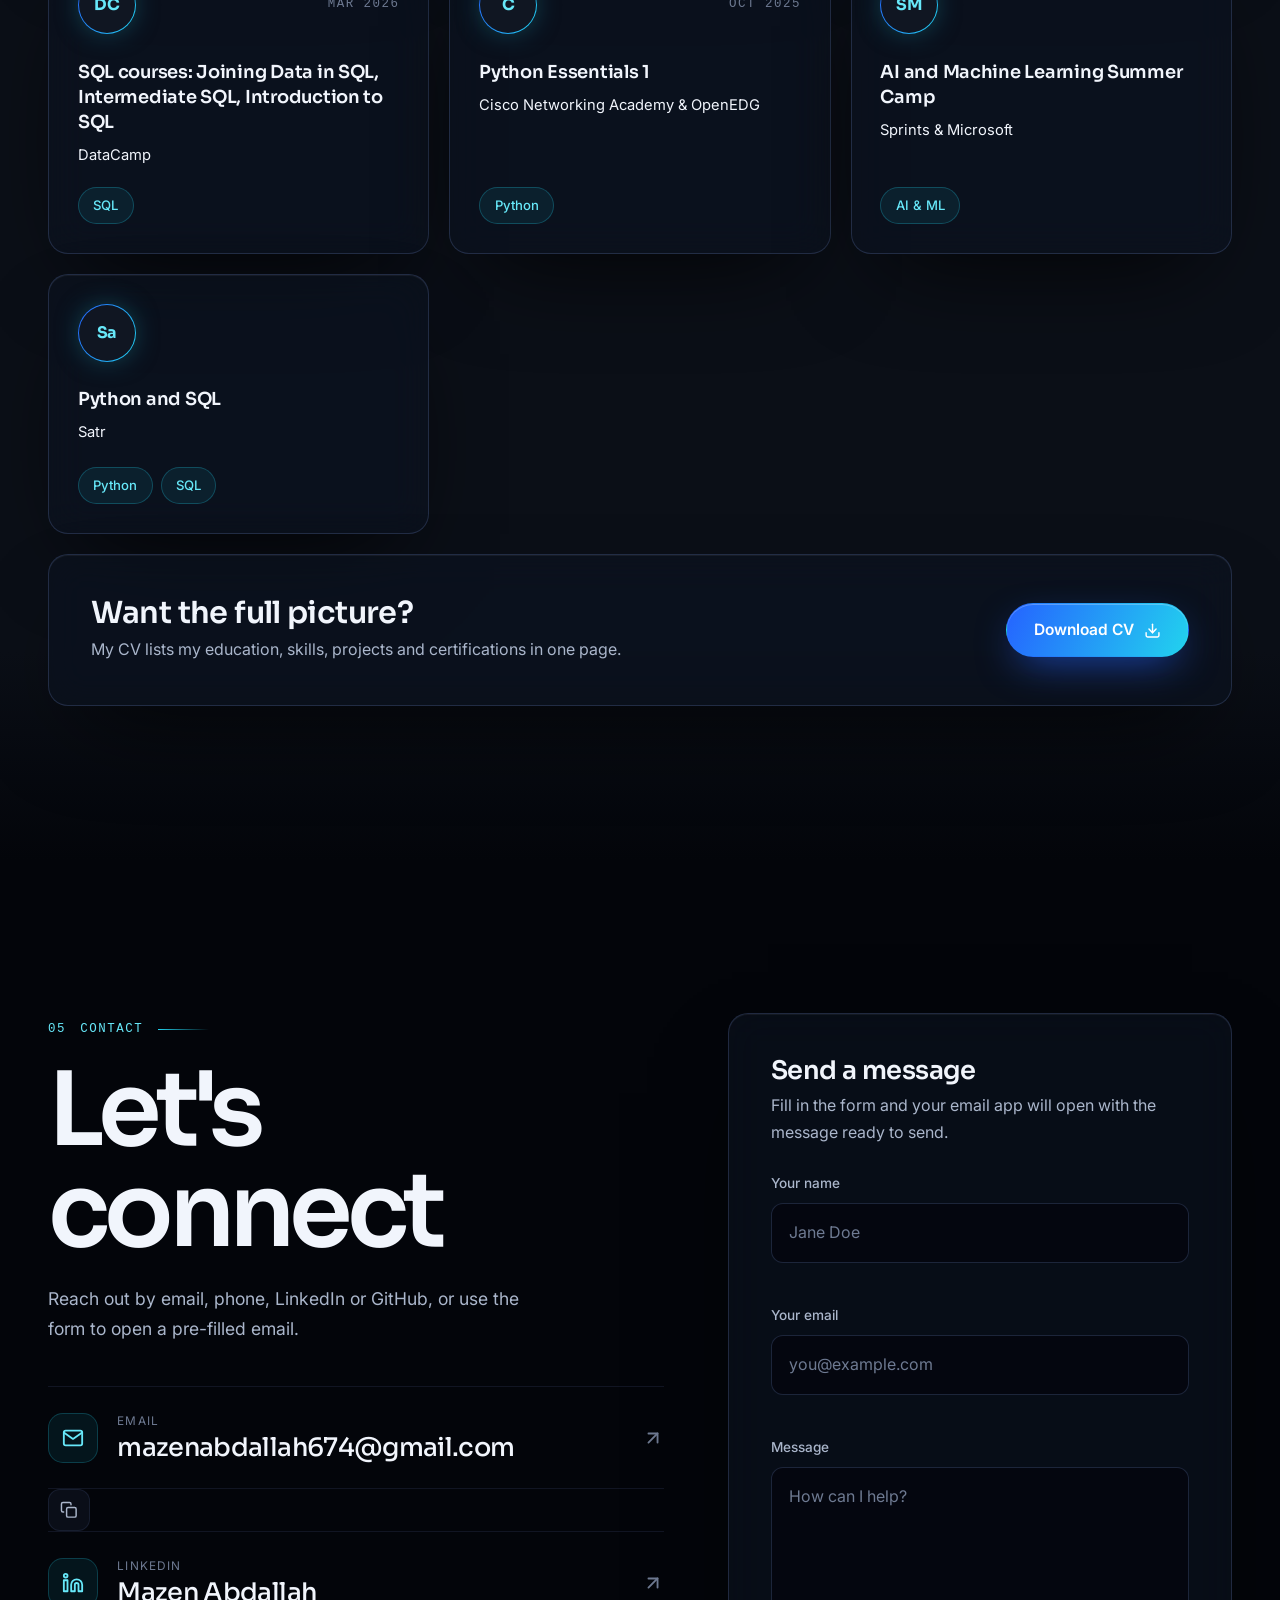
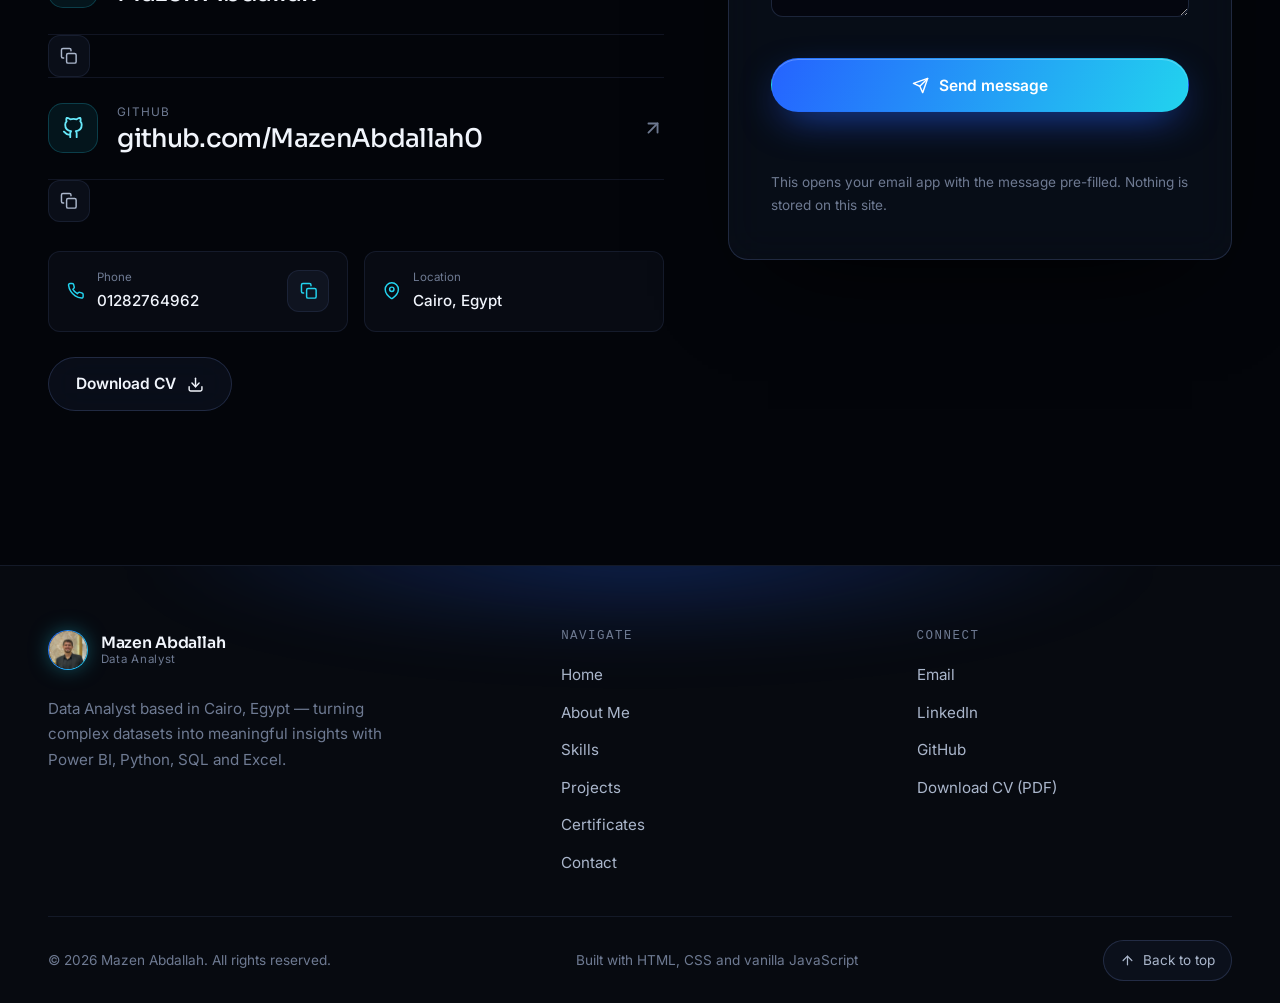
<file: projects.html>
<!doctype html>
<html lang="en">
<head>
<meta charset="utf-8">
<meta name="viewport" content="width=device-width, initial-scale=1">
<title>Redirecting | Mazen Abdallah</title>
<meta name="robots" content="noindex">
<meta name="theme-color" content="#03050a">
<noscript><meta http-equiv="refresh" content="0; url=index.html#projects"></noscript>
<script>location.replace("index.html" + location.search + (location.hash || "#projects"));</script>
<style>html{background:#03050a}body{margin:0;min-height:100vh;display:grid;place-items:center;color:#aab6cb;font:16px/1.6 system-ui,sans-serif}a{color:#67e8f9}</style>
</head>
<body><p>Redirecting&hellip; <a href="index.html#projects">Continue</a> &middot; <span dir="rtl">جارٍ التحويل</span></p></body>
</html>
</file>
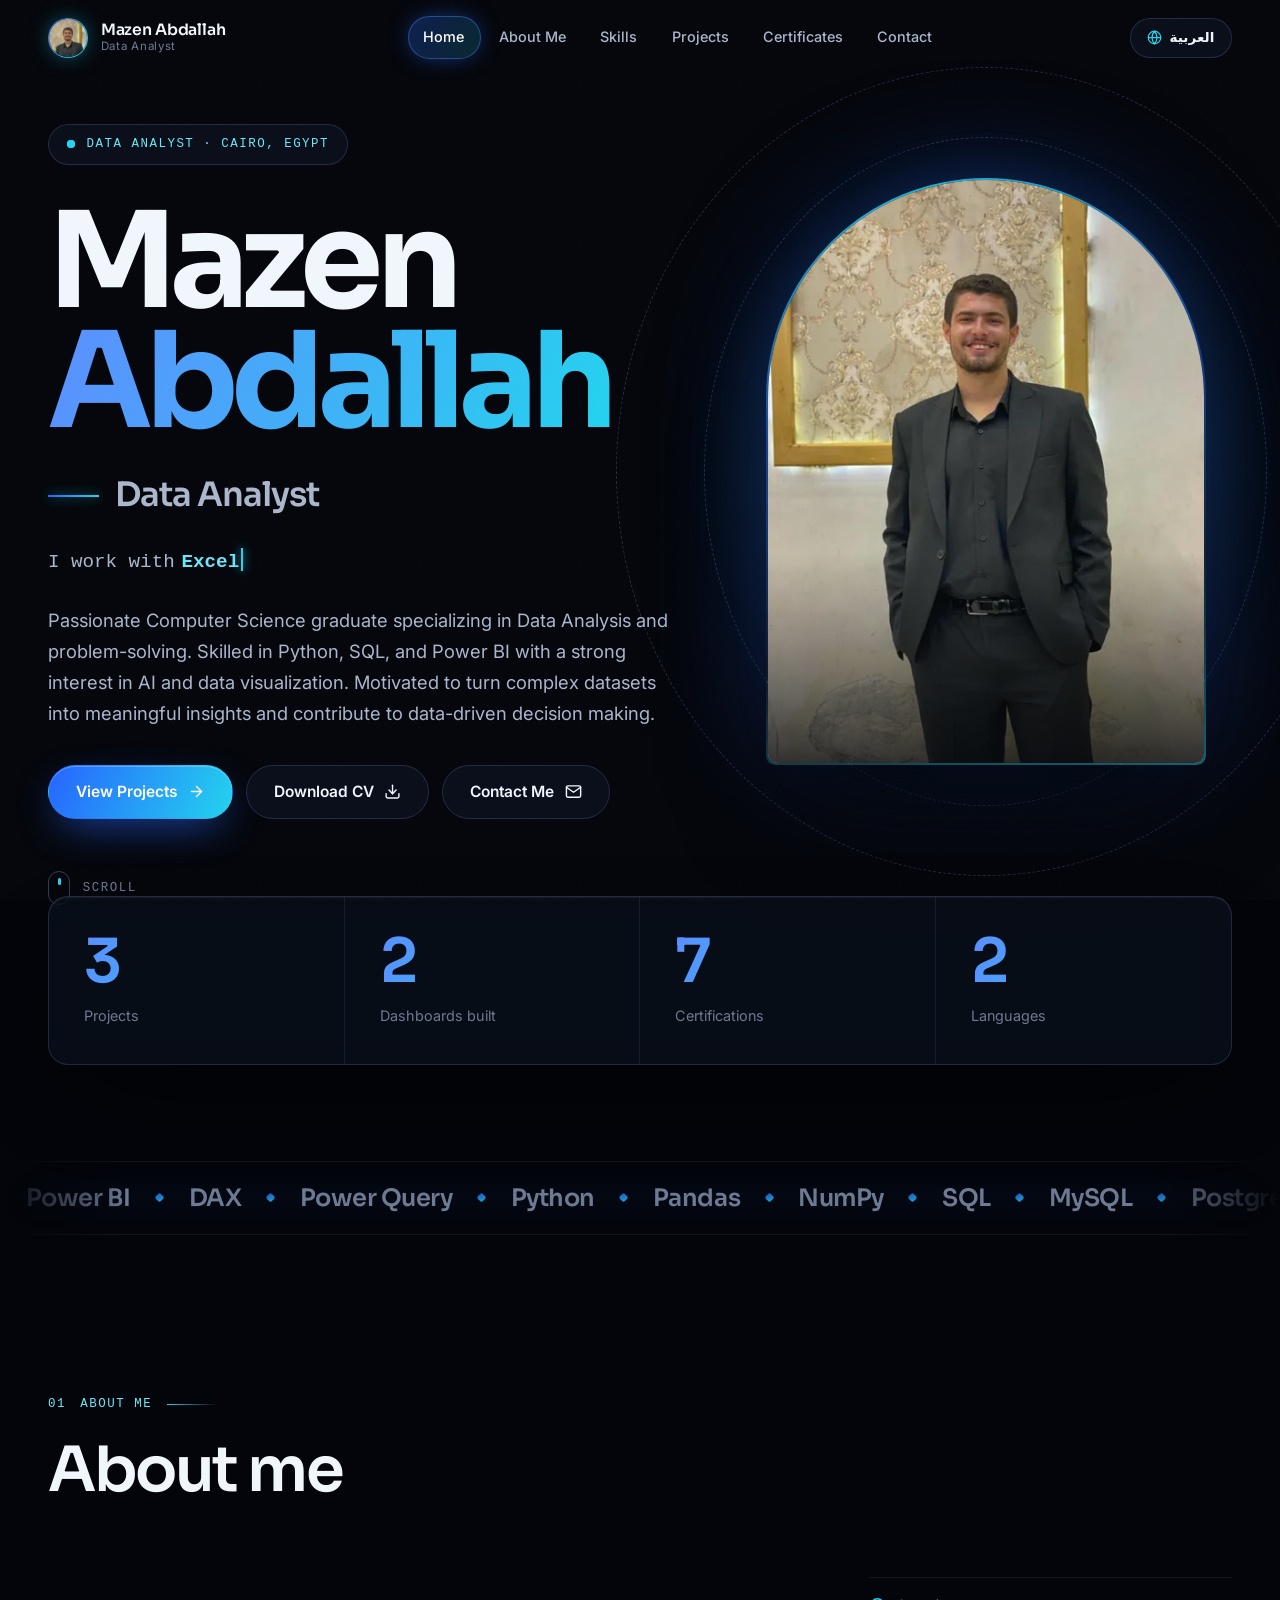
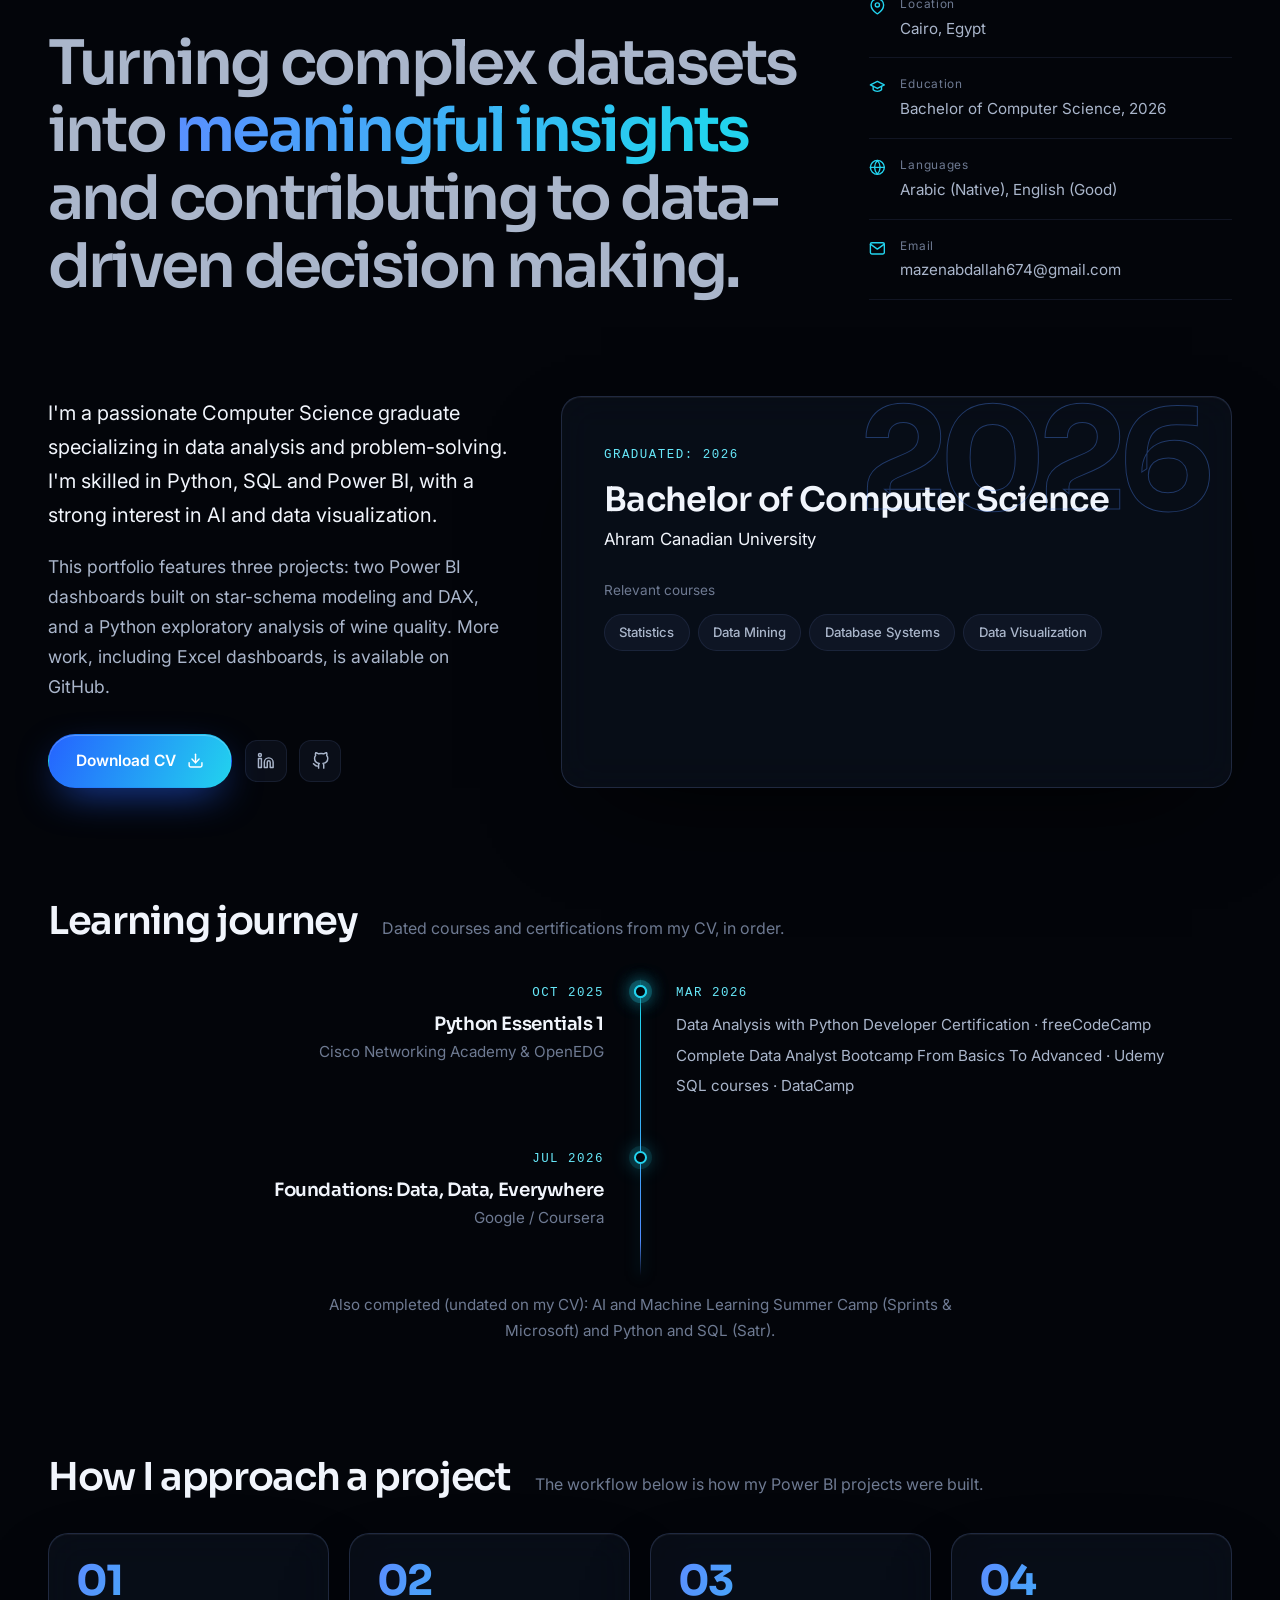
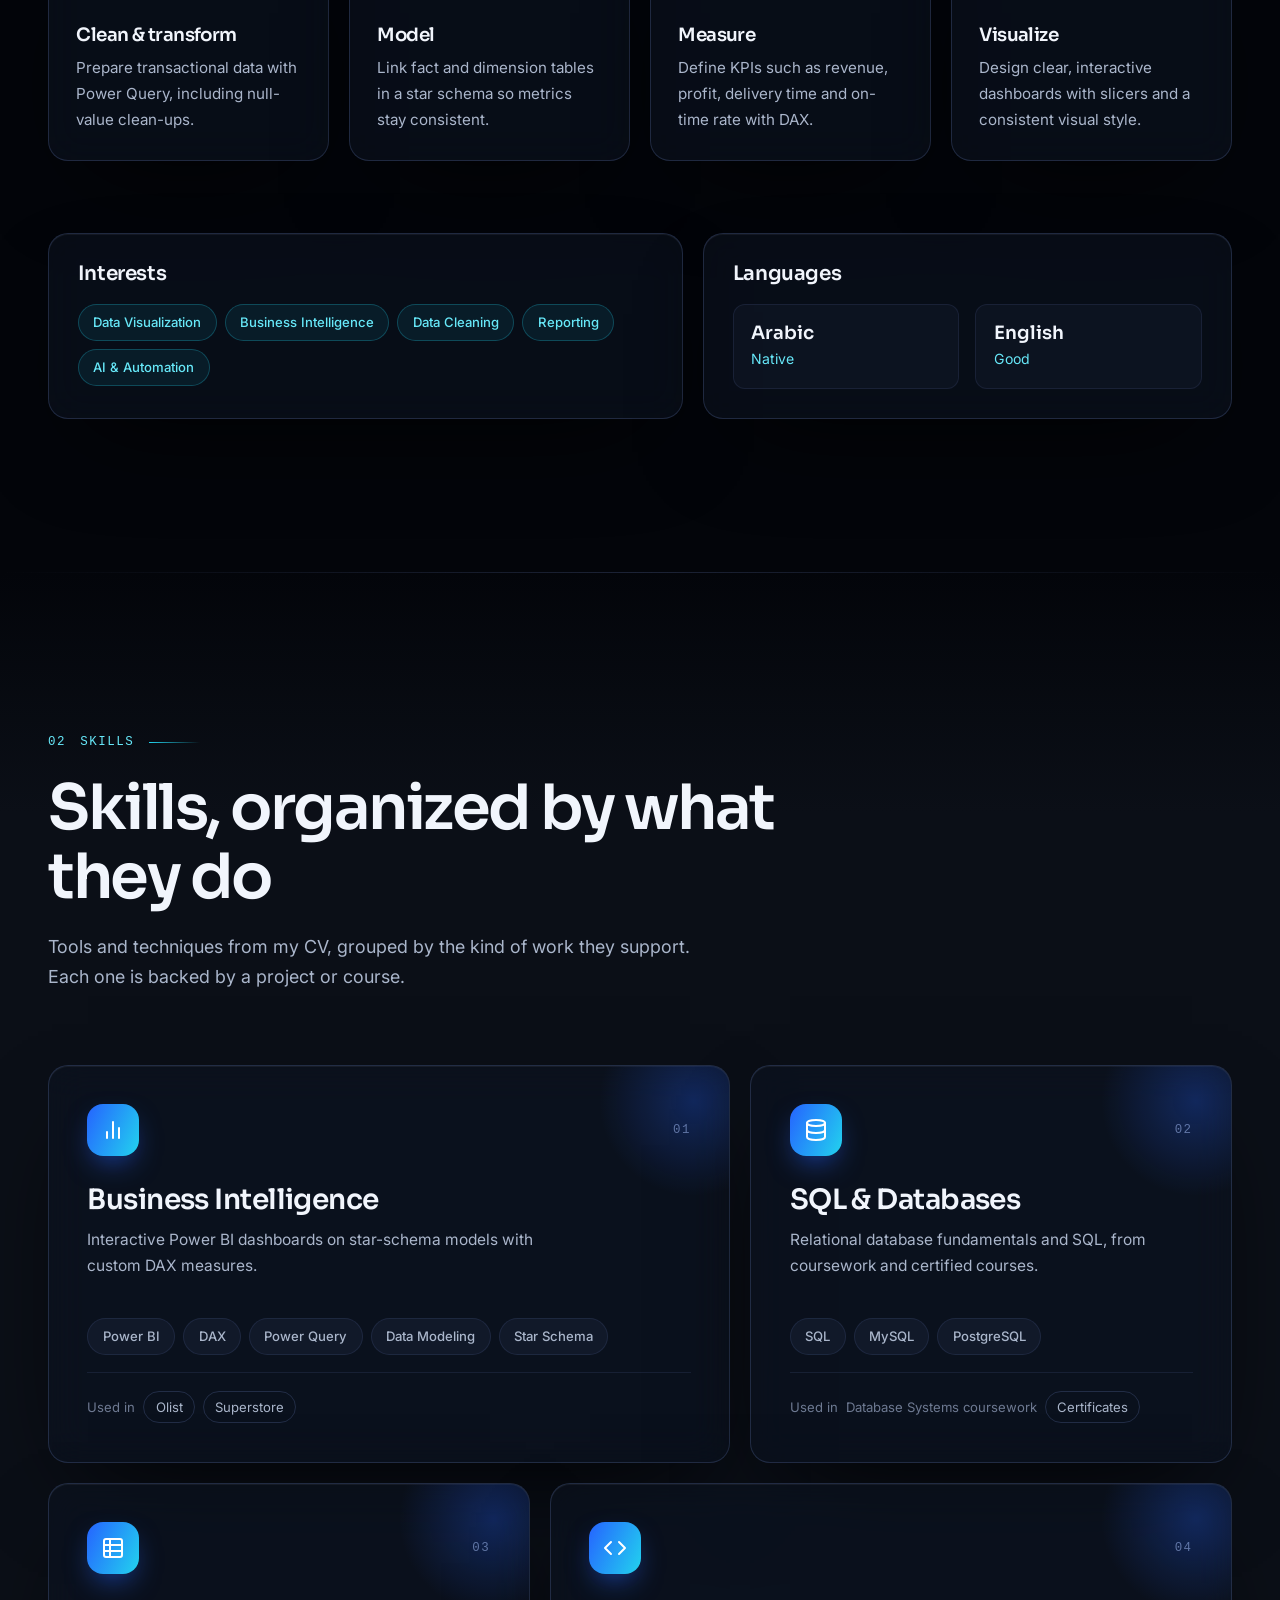
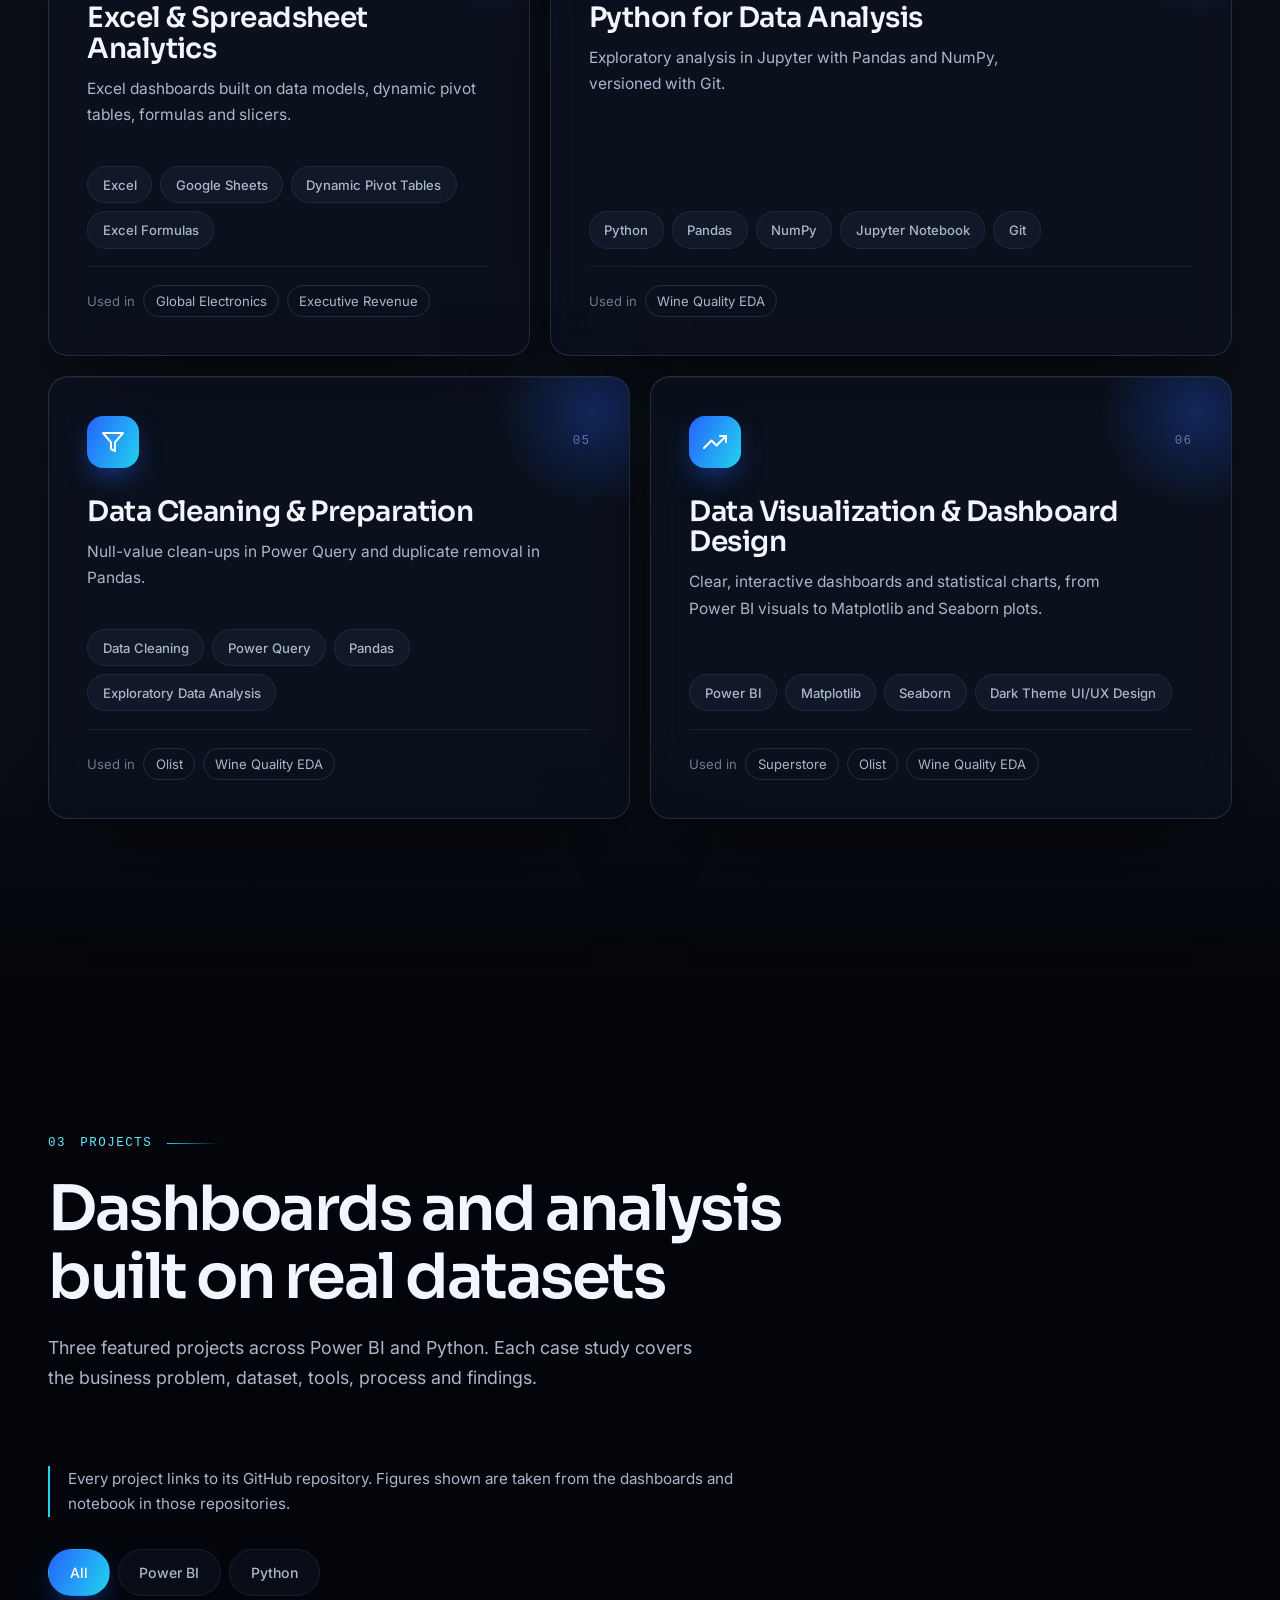
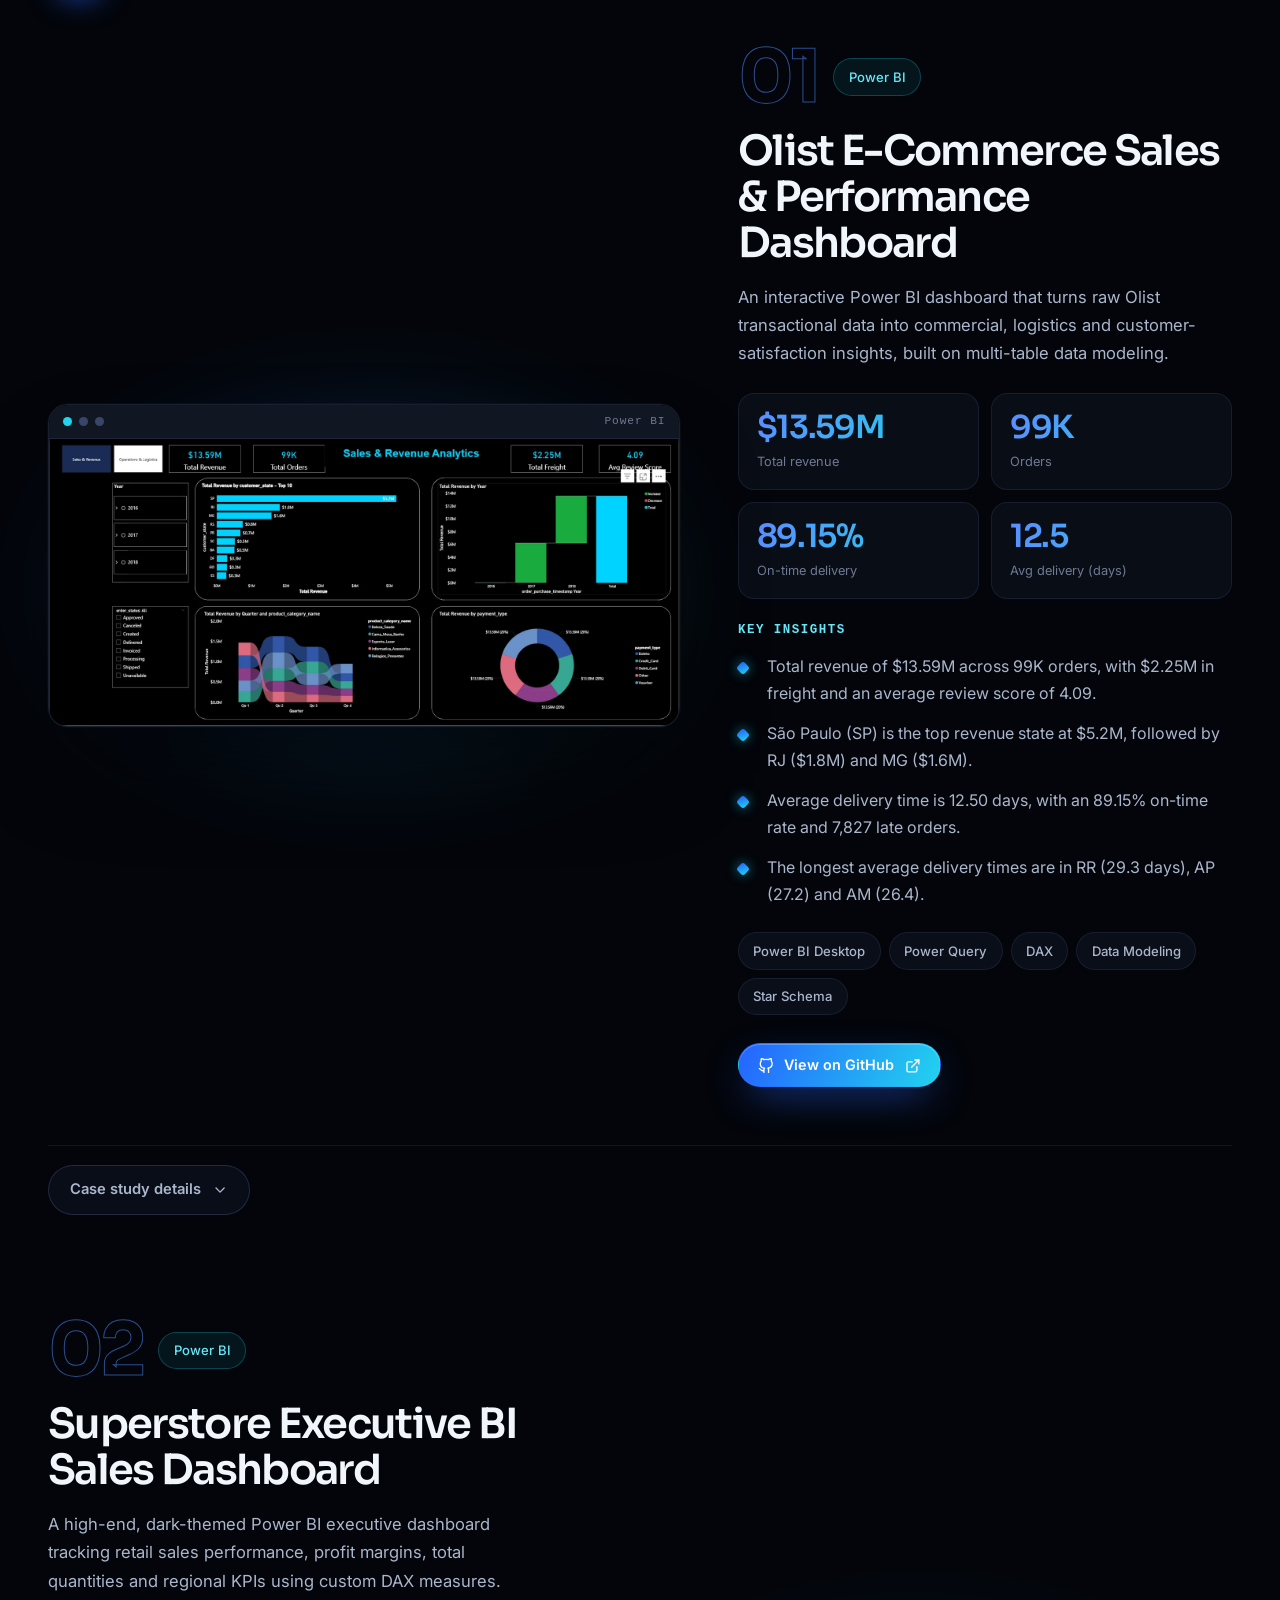
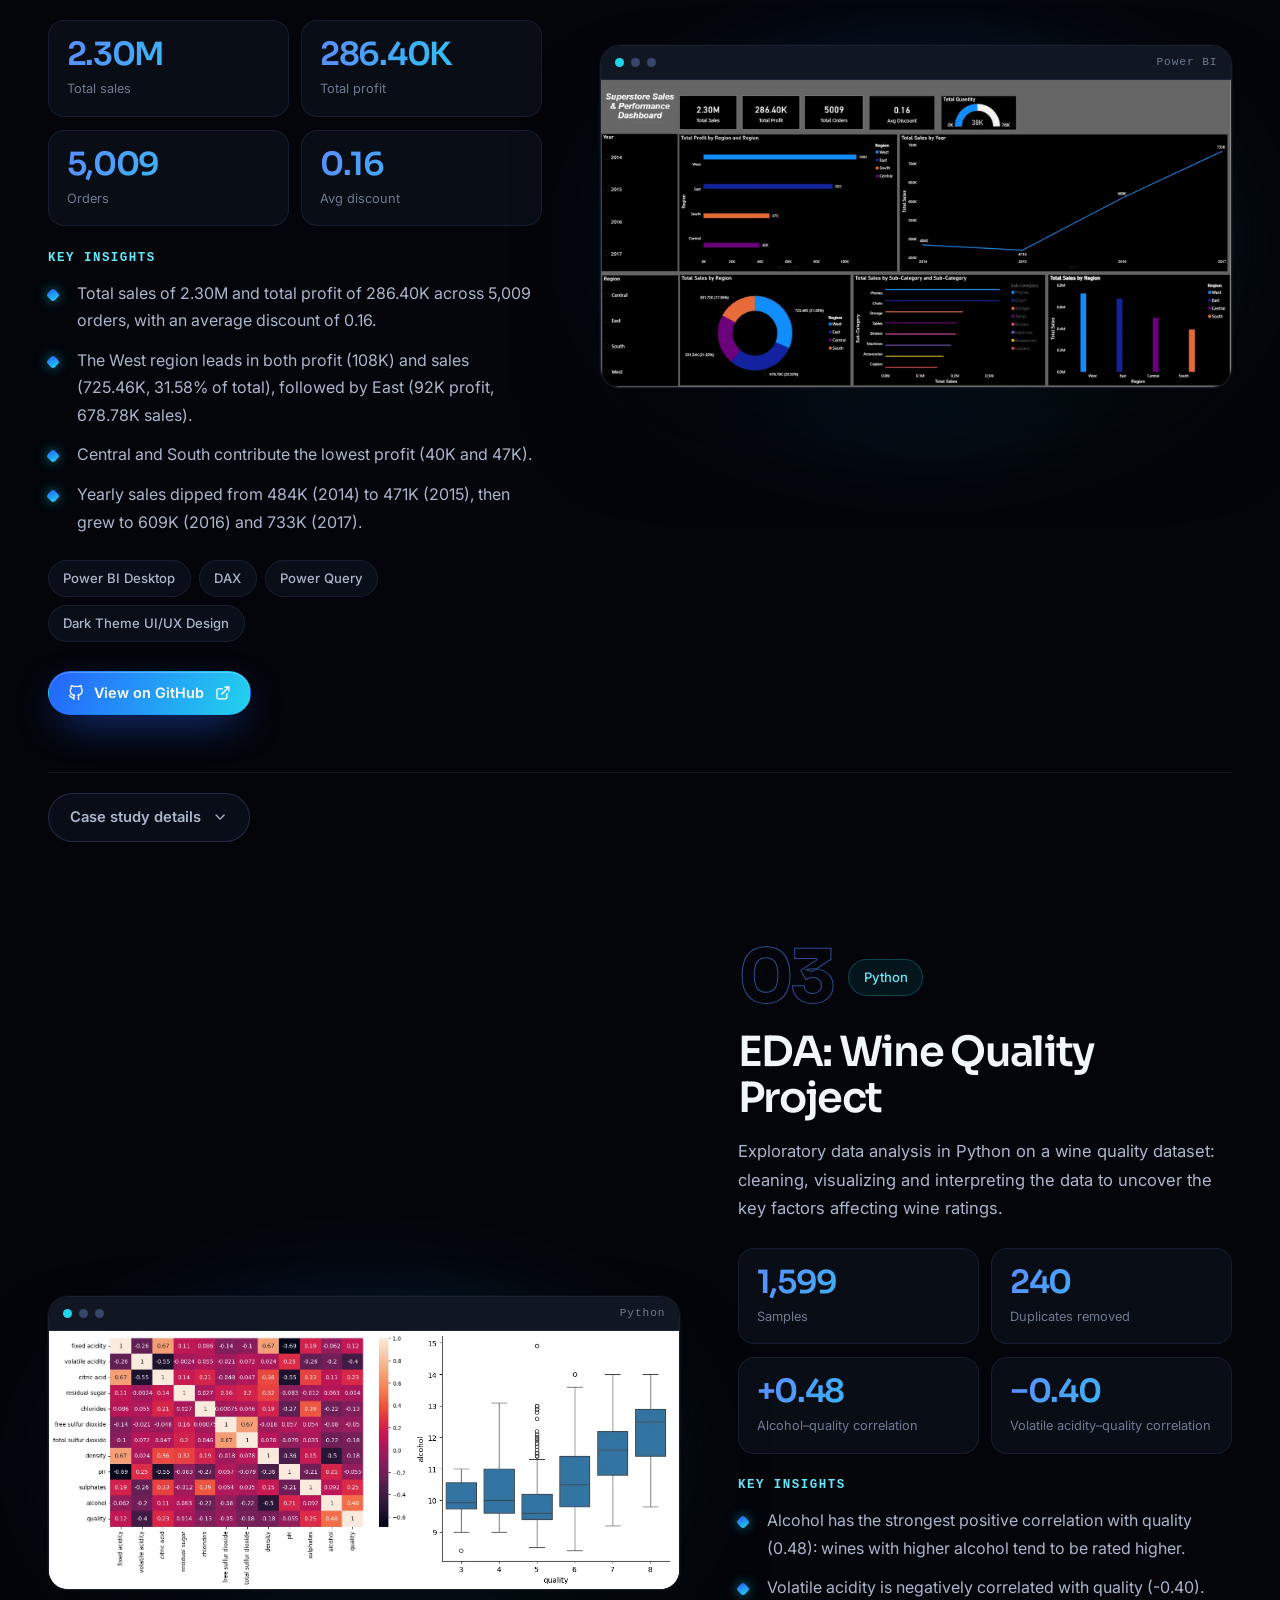
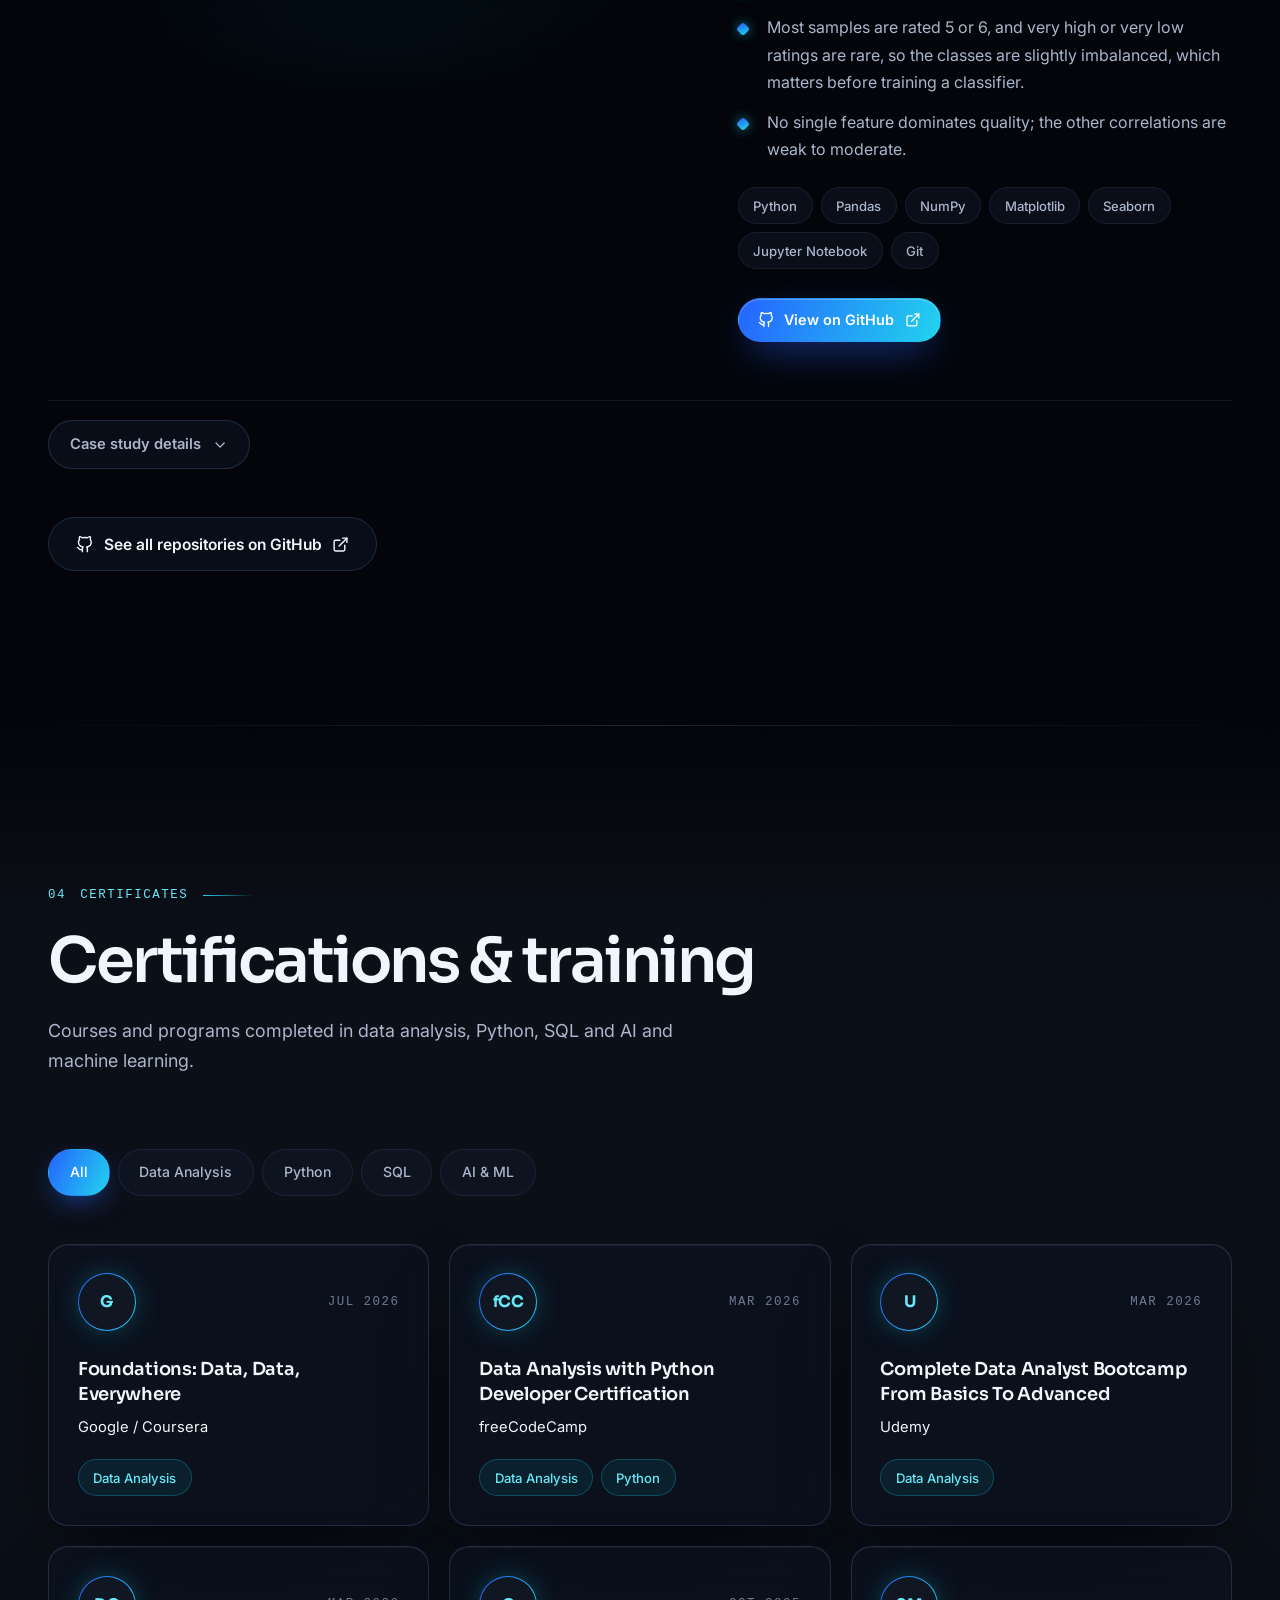
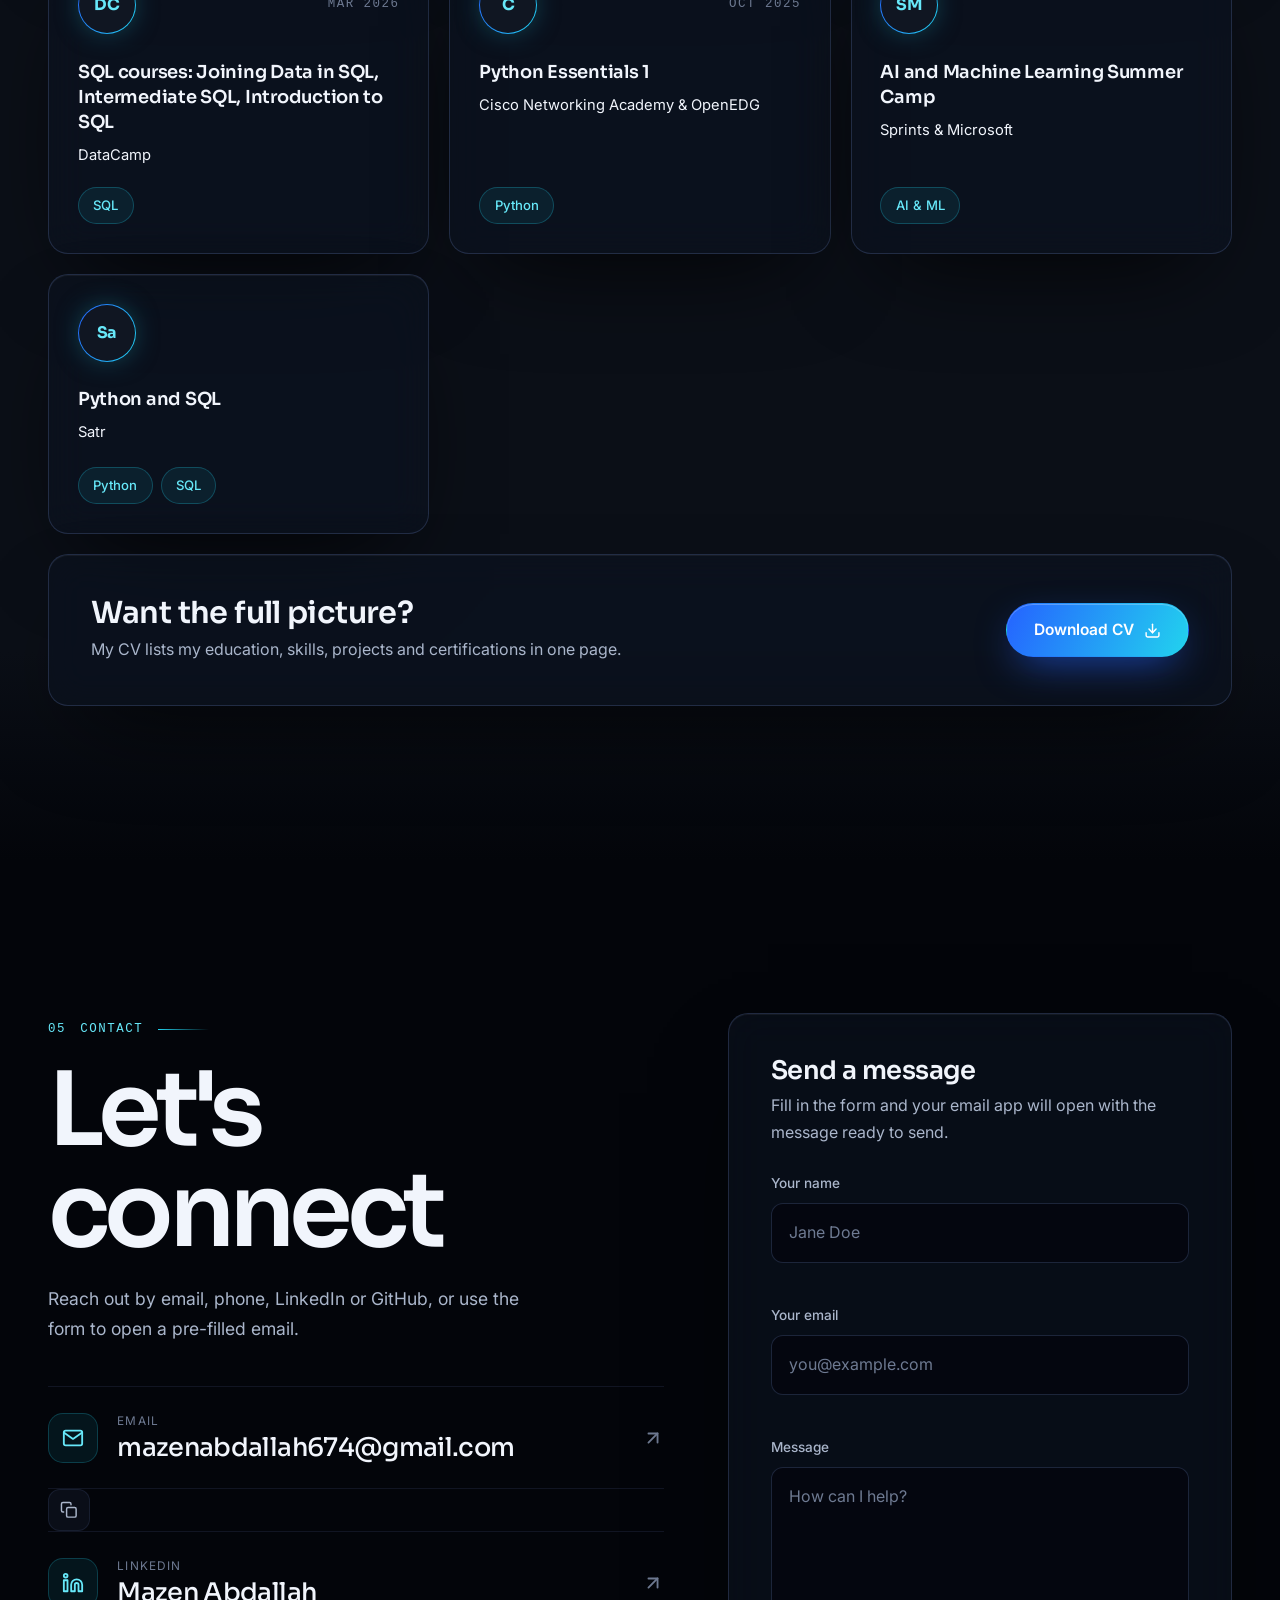
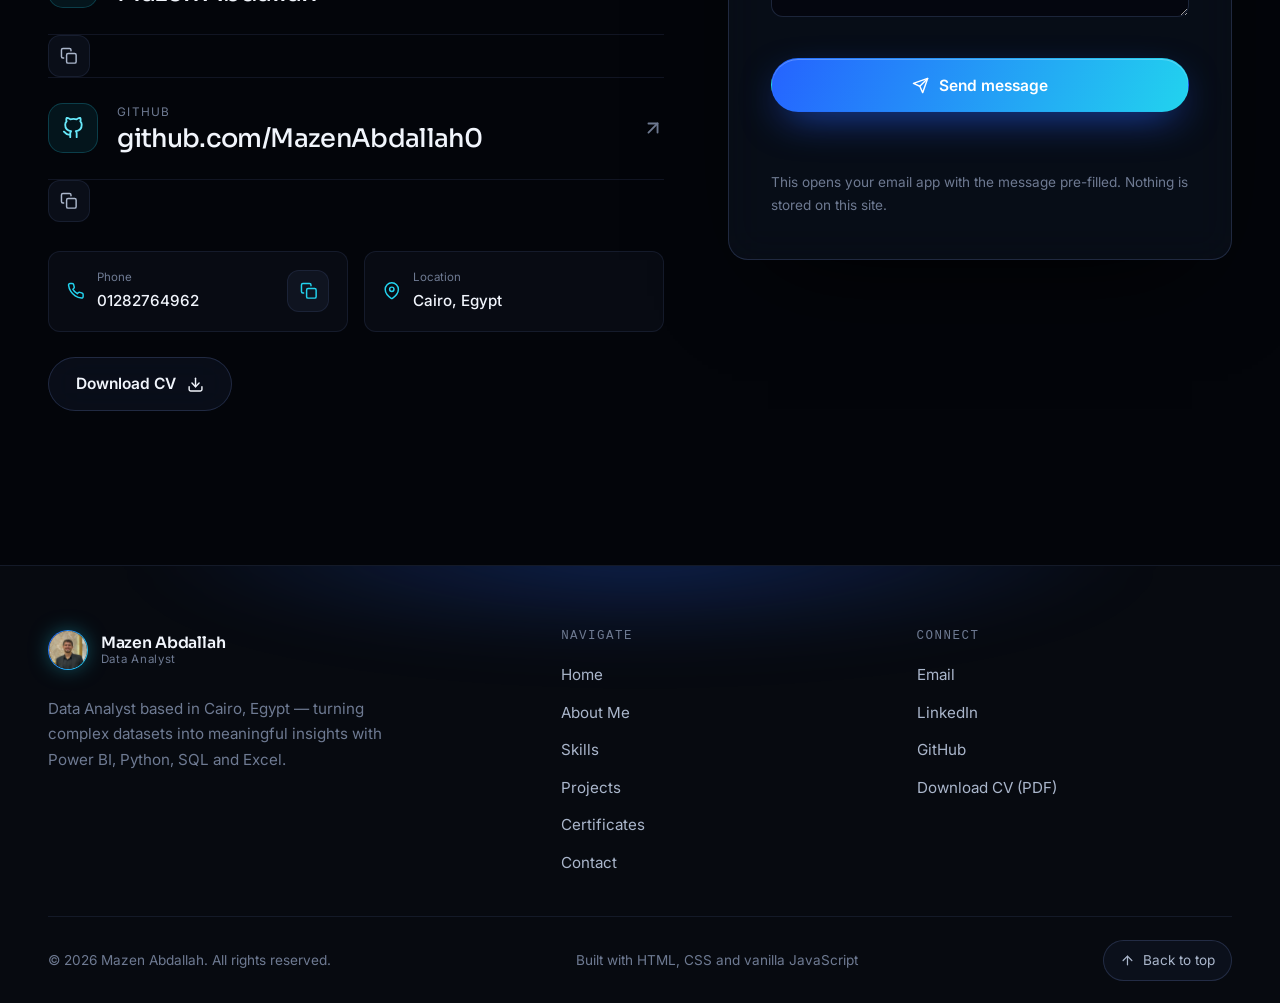
<file: skills.html>
<!doctype html>
<html lang="en">
<head>
<meta charset="utf-8">
<meta name="viewport" content="width=device-width, initial-scale=1">
<title>Redirecting | Mazen Abdallah</title>
<meta name="robots" content="noindex">
<meta name="theme-color" content="#03050a">
<noscript><meta http-equiv="refresh" content="0; url=index.html#skills"></noscript>
<script>location.replace("index.html" + location.search + (location.hash || "#skills"));</script>
<style>html{background:#03050a}body{margin:0;min-height:100vh;display:grid;place-items:center;color:#aab6cb;font:16px/1.6 system-ui,sans-serif}a{color:#67e8f9}</style>
</head>
<body><p>Redirecting&hellip; <a href="index.html#skills">Continue</a> &middot; <span dir="rtl">جارٍ التحويل</span></p></body>
</html>
</file>
<file: css/tokens.css>
/* ==========================================================================
   tokens.css — design tokens for the "Dark Cinematic" system
   Deep black base, charcoal surfaces, electric-blue + cyan accents.
   ========================================================================== */
:root {
  /* Surfaces */
  --bg: #03050a;
  --bg-1: #070a10;
  --char: #0b0f17;
  --char-2: #101622;
  --char-3: #171e2d;

  /* Lines */
  --line: rgba(140, 170, 255, 0.1);
  --line-2: rgba(140, 170, 255, 0.18);
  --line-3: rgba(140, 170, 255, 0.32);

  /* Text */
  --text: #f1f5fc;
  --text-2: #aab6cb;
  --text-3: #6e7a92;

  /* Accents */
  --blue: #2563ff;
  --blue-2: #4f8bff;
  --cyan: #22d3ee;
  --cyan-2: #67e8f9;
  --grad: linear-gradient(115deg, #2563ff 0%, #22d3ee 100%);
  --grad-text: linear-gradient(115deg, #5b8dff 0%, #22d3ee 90%);
  --grad-soft: linear-gradient(115deg, rgba(37, 99, 255, 0.2), rgba(34, 211, 238, 0.12));

  /* Glass */
  --glass: rgba(13, 19, 31, 0.58);
  --glass-2: rgba(18, 26, 42, 0.46);
  --blur: blur(18px) saturate(150%);

  /* Shape */
  --r-sm: 12px;
  --r: 20px;
  --r-lg: 32px;

  /* Layout */
  --container: 1240px;
  --gutter: clamp(1.25rem, 5vw, 3rem);
  --nav-h: 76px;

  /* Type */
  --f-display: "Sora", "Inter", system-ui, -apple-system, "Segoe UI", sans-serif;
  --f-body: "Inter", system-ui, -apple-system, "Segoe UI", Roboto, "Helvetica Neue", Arial, sans-serif;
  --f-ar: "IBM Plex Sans Arabic", "Segoe UI", Tahoma, "Noto Sans Arabic", Arial, sans-serif;
  --f-mono: ui-monospace, "SF Mono", "JetBrains Mono", Menlo, Consolas, monospace;

  /* Motion */
  --ease: cubic-bezier(0.22, 1, 0.36, 1);
  --shadow: 0 40px 100px -40px rgba(0, 0, 0, 0.9);
}
</file>
<file: css/base.css>
/* ==========================================================================
   base.css — reset, ambient cinematic background, typography, utilities
   ========================================================================== */
*, *::before, *::after { box-sizing: border-box; }

html {
  scroll-behavior: smooth;
  scroll-padding-top: calc(var(--nav-h) + 8px);
  -webkit-text-size-adjust: 100%;
  text-size-adjust: 100%;
  background: var(--bg);
}

body {
  margin: 0;
  min-height: 100vh;
  color: var(--text);
  background: var(--bg);
  font: 400 1rem/1.7 var(--f-body);
  -webkit-font-smoothing: antialiased;
  -moz-osx-font-smoothing: grayscale;
  text-rendering: optimizeLegibility;
  overflow-x: hidden;
}

/* Cinematic ambience: soft colored glows + fine film grain */
body::before {
  content: "";
  position: fixed;
  inset: 0;
  z-index: -2;
  pointer-events: none;
  background:
    radial-gradient(60% 45% at 8% -6%, rgba(37, 99, 255, 0.16), transparent 62%),
    radial-gradient(50% 40% at 100% 18%, rgba(34, 211, 238, 0.09), transparent 60%),
    radial-gradient(70% 50% at 50% 118%, rgba(37, 99, 255, 0.1), transparent 62%);
}
body::after {
  content: "";
  position: fixed;
  inset: 0;
  z-index: 200;
  pointer-events: none;
  opacity: 0.045;
  background-image: url("data:image/svg+xml;utf8,<svg xmlns='http://www.w3.org/2000/svg' width='160' height='160'><filter id='n'><feTurbulence type='fractalNoise' baseFrequency='.85' numOctaves='2' stitchTiles='stitch'/><feColorMatrix values='0 0 0 0 1  0 0 0 0 1  0 0 0 0 1  0 0 0 .55 0'/></filter><rect width='100%' height='100%' filter='url(%23n)'/></svg>");
}

img, svg { display: block; max-width: 100%; }
a { color: inherit; text-decoration: none; }
button { font: inherit; color: inherit; cursor: pointer; }
ul, ol { margin: 0; padding: 0; }

h1, h2, h3, h4 {
  margin: 0;
  font-family: var(--f-display);
  font-weight: 600;
  line-height: 1.1;
  letter-spacing: -0.03em;
  color: var(--text);
}
h2 { font-size: clamp(2.1rem, 5vw, 3.9rem); letter-spacing: -0.04em; }
h3 { font-size: 1.25rem; letter-spacing: -0.02em; }
p { margin: 0 0 1em; color: var(--text-2); }

.grad {
  background: var(--grad-text);
  -webkit-background-clip: text;
  background-clip: text;
  -webkit-text-fill-color: transparent;
  color: transparent;
}

.mono {
  font-family: var(--f-mono);
  font-size: 0.78rem;
  letter-spacing: 0.12em;
  text-transform: uppercase;
}

:focus-visible { outline: 2px solid var(--cyan); outline-offset: 3px; border-radius: 6px; }
::selection { background: rgba(37, 99, 255, 0.45); color: #fff; }

/* Arabic typography */
html[lang="ar"] body { font-family: var(--f-ar); line-height: 1.9; }
html[lang="ar"] h1, html[lang="ar"] h2, html[lang="ar"] h3, html[lang="ar"] h4,
html[lang="ar"] .stat-num, html[lang="ar"] .brand-name { font-family: var(--f-ar); letter-spacing: 0; }
html[lang="ar"] h2 { line-height: 1.3; }
html[lang="ar"] .mono { letter-spacing: 0; text-transform: none; font-family: var(--f-ar); font-size: 0.88rem; }

.skip-link {
  position: fixed;
  inset-inline-start: 1rem;
  top: -4rem;
  z-index: 300;
  padding: 0.6rem 1rem;
  background: var(--cyan);
  color: #03121a;
  border-radius: var(--r-sm);
  font-weight: 600;
  transition: top 0.2s var(--ease);
}
.skip-link:focus { top: 1rem; }

.sr-only {
  position: absolute;
  width: 1px;
  height: 1px;
  margin: -1px;
  padding: 0;
  overflow: hidden;
  clip: rect(0, 0, 0, 0);
  white-space: nowrap;
  border: 0;
}

/* Scroll reveal (only hidden when JS is running) */
html.js .reveal {
  opacity: 0;
  transform: translateY(34px);
  filter: blur(6px);
  transition: opacity 0.9s var(--ease), transform 0.9s var(--ease), filter 0.9s var(--ease);
  transition-delay: var(--d, 0s);
}
html.js .reveal.in { opacity: 1; transform: none; filter: none; }

/* Pointer-following ambient light (desktop only, set by ui.js) */
.cursor-glow {
  position: fixed;
  top: 0;
  left: 0;
  width: 560px;
  height: 560px;
  margin: -280px 0 0 -280px;
  z-index: -1;
  pointer-events: none;
  border-radius: 50%;
  background: radial-gradient(closest-side, rgba(37, 99, 255, 0.14), rgba(34, 211, 238, 0.05) 55%, transparent 75%);
  opacity: 0;
  transition: opacity 0.6s;
  will-change: transform;
}
.cursor-glow.on { opacity: 1; }

@media (prefers-reduced-motion: reduce) {
  html { scroll-behavior: auto; }
  *, *::before, *::after {
    animation-duration: 0.001ms !important;
    animation-iteration-count: 1 !important;
    transition-duration: 0.001ms !important;
  }
  html.js .reveal { opacity: 1; transform: none; filter: none; }
}
</file>
<file: css/layout.css>
/* ==========================================================================
   layout.css — container, sections, navigation, footer
   ========================================================================== */
.container {
  width: 100%;
  max-width: calc(var(--container) + var(--gutter) * 2);
  margin-inline: auto;
  padding-inline: var(--gutter);
}

.section { position: relative; padding-block: clamp(5.5rem, 12vw, 10rem); }
.section.charcoal {
  background: linear-gradient(180deg, var(--bg) 0%, var(--char) 12%, var(--char) 88%, var(--bg) 100%);
}
.section.charcoal::before {
  content: "";
  position: absolute;
  inset-inline: 0;
  top: 0;
  height: 1px;
  background: linear-gradient(90deg, transparent, var(--line-2), transparent);
}

/* Section header: mono index + oversized title */
.sec-head { max-width: 860px; margin-bottom: clamp(2.6rem, 6vw, 4.5rem); }
.sec-no {
  display: inline-flex;
  align-items: center;
  gap: 0.9rem;
  margin-bottom: 1.3rem;
  color: var(--cyan-2);
}
.sec-no::after { content: ""; width: 3.2rem; height: 1px; background: linear-gradient(90deg, var(--cyan), transparent); }
html[dir="rtl"] .sec-no::after { background: linear-gradient(270deg, var(--cyan), transparent); }
.sec-head .lead { margin-top: 1.3rem; max-width: 60ch; font-size: 1.12rem; }

/* ---------- Header / navigation ---------- */
.scroll-progress {
  position: fixed;
  top: 0;
  inset-inline: 0;
  height: 2px;
  z-index: 130;
  background: var(--grad);
  box-shadow: 0 0 14px rgba(34, 211, 238, 0.7);
  transform: scaleX(0);
  transform-origin: left center;
}
html[dir="rtl"] .scroll-progress { transform-origin: right center; }

.site-header {
  position: fixed;
  top: 0;
  inset-inline: 0;
  height: var(--nav-h);
  z-index: 120;
  border-bottom: 1px solid transparent;
  transition: background 0.4s var(--ease), border-color 0.4s var(--ease), height 0.4s var(--ease);
}
.site-header.scrolled {
  background: rgba(3, 5, 10, 0.62);
  -webkit-backdrop-filter: blur(20px) saturate(160%);
  backdrop-filter: blur(20px) saturate(160%);
  border-bottom-color: var(--line);
}
.nav { height: 100%; display: flex; align-items: center; justify-content: space-between; gap: 1.5rem; }

.brand { display: inline-flex; align-items: center; gap: 0.8rem; }
.brand-avatar {
  width: 40px;
  height: 40px;
  border-radius: 50%;
  object-fit: cover;
  object-position: center 30%;
  border: 1.5px solid transparent;
  background: linear-gradient(var(--bg), var(--bg)) padding-box, var(--grad) border-box;
  box-shadow: 0 0 22px -4px rgba(34, 211, 238, 0.55);
}
.brand-text { display: flex; flex-direction: column; line-height: 1.15; }
.brand-name { font: 600 0.98rem/1.2 var(--f-display); letter-spacing: -0.01em; }
.brand-role { font-size: 0.72rem; color: var(--text-3); letter-spacing: 0.06em; }

.nav-links { position: relative; display: flex; align-items: center; gap: 0.15rem; padding: 0.3rem; border-radius: 999px; border: 1px solid transparent; transition: background 0.4s, border-color 0.4s; }
.site-header.scrolled .nav-links { background: var(--glass-2); border-color: var(--line); }
.nav-links a {
  position: relative;
  z-index: 1;
  padding: 0.55rem 1rem;
  font-size: 0.9rem;
  font-weight: 500;
  color: var(--text-2);
  border-radius: 999px;
  transition: color 0.25s;
}
.nav-links a:hover { color: var(--text); }
.nav-links a[aria-current="location"] { color: #fff; }
/* sliding active-section indicator (positioned by ui.js) */
.nav-ind {
  position: absolute;
  left: 0;
  top: 50%;
  z-index: 0;
  height: calc(100% - 0.6rem);
  width: var(--w, 0px);
  transform: translate(var(--x, 0px), -50%);
  border-radius: 999px;
  background: linear-gradient(115deg, rgba(37, 99, 255, 0.28), rgba(34, 211, 238, 0.16));
  border: 1px solid rgba(79, 139, 255, 0.4);
  box-shadow: 0 0 24px -6px rgba(37, 99, 255, 0.7);
  opacity: 0;
  transition: transform 0.55s var(--ease), width 0.55s var(--ease), opacity 0.3s;
  pointer-events: none;
}
.nav-ind.ready { opacity: 1; }

.nav-actions { display: flex; align-items: center; gap: 0.6rem; }
.lang-switch {
  display: inline-flex;
  align-items: center;
  gap: 0.5rem;
  height: 40px;
  padding-inline: 1rem;
  font-size: 0.85rem;
  font-weight: 600;
  background: var(--glass-2);
  -webkit-backdrop-filter: var(--blur);
  backdrop-filter: var(--blur);
  border: 1px solid var(--line-2);
  border-radius: 999px;
  transition: border-color 0.25s, background 0.25s;
}
.lang-switch:hover { border-color: var(--cyan); }
.lang-switch .ico { width: 15px; height: 15px; color: var(--cyan); }

.nav-toggle {
  display: none;
  width: 44px;
  height: 40px;
  padding: 0;
  background: var(--glass-2);
  border: 1px solid var(--line-2);
  border-radius: 12px;
  position: relative;
}
.nav-toggle span, .nav-toggle span::before, .nav-toggle span::after {
  content: "";
  position: absolute;
  inset-inline-start: 50%;
  width: 18px;
  height: 2px;
  margin-inline-start: -9px;
  background: var(--text);
  border-radius: 2px;
  transition: transform 0.3s var(--ease), opacity 0.2s;
}
.nav-toggle span { top: 50%; margin-top: -1px; }
.nav-toggle span::before { top: -6px; inset-inline-start: 0; margin: 0; }
.nav-toggle span::after { top: 6px; inset-inline-start: 0; margin: 0; }
.nav-open .nav-toggle span { background: transparent; }
.nav-open .nav-toggle span::before { transform: translateY(6px) rotate(45deg); }
.nav-open .nav-toggle span::after { transform: translateY(-6px) rotate(-45deg); }

@media (max-width: 960px) {
  .nav-toggle { display: inline-block; }
  .nav-ind { display: none; }
  .nav-links {
    position: fixed;
    inset: var(--nav-h) 0 0 0;
    flex-direction: column;
    align-items: stretch;
    justify-content: center;
    gap: 0.4rem;
    padding: 2rem var(--gutter);
    border-radius: 0;
    background: rgba(3, 5, 10, 0.94);
    -webkit-backdrop-filter: blur(26px);
    backdrop-filter: blur(26px);
    opacity: 0;
    visibility: hidden;
    transform: translateY(-12px);
    transition: opacity 0.35s var(--ease), transform 0.35s var(--ease), visibility 0.35s;
  }
  .site-header.scrolled .nav-links { background: rgba(3, 5, 10, 0.94); border-color: transparent; }
  .nav-open .nav-links { opacity: 1; visibility: visible; transform: none; }
  .nav-links a {
    padding: 1rem 0.4rem;
    font: 600 clamp(1.7rem, 7vw, 2.4rem)/1.1 var(--f-display);
    letter-spacing: -0.03em;
    border-bottom: 1px solid var(--line);
    border-radius: 0;
  }
  html[lang="ar"] .nav-links a { font-family: var(--f-ar); letter-spacing: 0; }
  .nav-links a[aria-current="location"] { background: var(--grad-text); -webkit-background-clip: text; background-clip: text; -webkit-text-fill-color: transparent; }
  .nav-open .site-header { background: rgba(3, 5, 10, 0.94); }
  .nav-open { overflow: hidden; }
}
@media (max-width: 440px) { .brand-role { display: none; } }

/* ---------- Footer ---------- */
.site-footer { position: relative; border-top: 1px solid var(--line); background: var(--bg-1); overflow: hidden; }
.site-footer::before {
  content: "";
  position: absolute;
  inset-inline: 10%;
  top: -120px;
  height: 200px;
  background: radial-gradient(closest-side, rgba(37, 99, 255, 0.28), transparent);
  filter: blur(30px);
  pointer-events: none;
}
.footer-grid {
  position: relative;
  display: grid;
  grid-template-columns: 1.5fr 1fr 1fr;
  gap: 2.5rem;
  padding-block: 4rem 2.5rem;
}
.footer-blurb { max-width: 38ch; margin-top: 1.1rem; font-size: 0.95rem; color: var(--text-3); }
.footer-col h4 { margin-bottom: 1.1rem; color: var(--text-3); font-weight: 500; }
.footer-col ul { list-style: none; display: grid; gap: 0.65rem; }
.footer-col a { color: var(--text-2); font-size: 0.95rem; transition: color 0.2s; }
.footer-col a:hover { color: var(--cyan-2); }
.footer-bottom {
  position: relative;
  display: flex;
  flex-wrap: wrap;
  align-items: center;
  justify-content: space-between;
  gap: 0.75rem 1.5rem;
  padding-block: 1.4rem 2rem;
  border-top: 1px solid var(--line);
  font-size: 0.85rem;
  color: var(--text-3);
}
.footer-bottom p { margin: 0; color: inherit; }
.to-top {
  display: inline-flex;
  align-items: center;
  gap: 0.5rem;
  padding: 0.5rem 1rem;
  font-size: 0.85rem;
  color: var(--text-2);
  background: var(--glass-2);
  border: 1px solid var(--line-2);
  border-radius: 999px;
  transition: color 0.25s, border-color 0.25s;
}
.to-top:hover { color: var(--cyan-2); border-color: var(--cyan); }
.to-top .ico { transform: rotate(-90deg); }
@media (max-width: 800px) {
  .footer-grid { grid-template-columns: 1fr 1fr; }
  .footer-grid > :first-child { grid-column: 1 / -1; }
}
@media (max-width: 480px) { .footer-grid { grid-template-columns: 1fr; } }

/* ---------- Icons ---------- */
.ico {
  width: 1.1em;
  height: 1.1em;
  flex: none;
  fill: none;
  stroke: currentColor;
  stroke-width: 2;
  stroke-linecap: round;
  stroke-linejoin: round;
}
</file>
<file: css/components.css>
/* ==========================================================================
   components.css — buttons, chips, glass surfaces, filters, forms, toast, marquee, stats
   ========================================================================== */

/* ---------- Buttons ---------- */
.btn {
  position: relative;
  display: inline-flex;
  align-items: center;
  justify-content: center;
  gap: 0.65rem;
  height: 54px;
  padding-inline: 1.7rem;
  font: 600 0.97rem/1 var(--f-body);
  border: 1px solid transparent;
  border-radius: 999px;
  cursor: pointer;
  white-space: nowrap;
  transition: transform 0.35s var(--ease), box-shadow 0.35s var(--ease), background 0.3s, border-color 0.3s, color 0.3s;
}
html[lang="ar"] .btn { font-family: var(--f-ar); }
.btn:active { transform: scale(0.98); }
.btn .ico { transition: transform 0.3s var(--ease); }
.btn:hover .ico-arrow { transform: translateX(4px); }

.btn-primary {
  color: #fff;
  background: var(--grad);
  box-shadow: 0 14px 40px -12px rgba(37, 99, 255, 0.75), inset 0 1px 0 rgba(255, 255, 255, 0.25);
}
.btn-primary:hover { box-shadow: 0 20px 55px -10px rgba(34, 211, 238, 0.65), inset 0 1px 0 rgba(255, 255, 255, 0.3); transform: translateY(-2px); }

.btn-glass {
  color: var(--text);
  background: var(--glass-2);
  -webkit-backdrop-filter: var(--blur);
  backdrop-filter: var(--blur);
  border-color: var(--line-2);
}
.btn-glass:hover { border-color: var(--cyan); background: rgba(34, 211, 238, 0.08); transform: translateY(-2px); }

.btn-ghost { color: var(--text-2); padding-inline: 1rem; }
.btn-ghost:hover { color: var(--cyan-2); }

.btn-sm { height: 44px; padding-inline: 1.2rem; font-size: 0.9rem; }
.btn-row { display: flex; flex-wrap: wrap; align-items: center; gap: 0.8rem; }

/* ---------- Chips ---------- */
.chips { display: flex; flex-wrap: wrap; gap: 0.5rem; margin: 0; padding: 0; list-style: none; }
.chip {
  display: inline-flex;
  align-items: center;
  gap: 0.4rem;
  padding: 0.4rem 0.9rem;
  font-size: 0.82rem;
  font-weight: 500;
  color: var(--text-2);
  background: rgba(140, 170, 255, 0.06);
  border: 1px solid var(--line);
  border-radius: 999px;
  transition: color 0.25s, border-color 0.25s, background 0.25s;
}
.chip:hover { color: var(--text); border-color: var(--line-3); }
.chip a { color: inherit; }
.chip-blue { color: var(--cyan-2); background: rgba(34, 211, 238, 0.08); border-color: rgba(34, 211, 238, 0.25); }

/* ---------- Glass surface with pointer spotlight ---------- */
.glass {
  position: relative;
  border-radius: var(--r);
  background: var(--glass);
  -webkit-backdrop-filter: var(--blur);
  backdrop-filter: var(--blur);
  border: 1px solid var(--line-2);
  box-shadow: var(--shadow), inset 0 1px 0 rgba(255, 255, 255, 0.05);
  overflow: hidden;
  isolation: isolate;
  transition: transform 0.5s var(--ease), border-color 0.4s;
}
.glass::before {
  content: "";
  position: absolute;
  inset: 0;
  z-index: -1;
  border-radius: inherit;
  background: radial-gradient(420px circle at var(--mx, 50%) var(--my, 0%), rgba(34, 211, 238, 0.12), rgba(37, 99, 255, 0.07) 40%, transparent 65%);
  opacity: 0;
  transition: opacity 0.4s;
}
.glass:hover { border-color: var(--line-3); }
.glass:hover::before { opacity: 1; }

/* ---------- Stats strip ---------- */
.stats-strip { display: grid; grid-template-columns: repeat(4, minmax(0, 1fr)); }
.stat { padding: clamp(1.4rem, 3vw, 2.2rem); border-inline-end: 1px solid var(--line); }
.stat:last-child { border-inline-end: 0; }
.stat-num {
  display: block;
  font: 600 clamp(2.4rem, 5vw, 3.8rem)/1 var(--f-display);
  letter-spacing: -0.05em;
  background: var(--grad-text);
  -webkit-background-clip: text;
  background-clip: text;
  -webkit-text-fill-color: transparent;
}
.stat-label { display: block; margin-top: 0.7rem; font-size: 0.9rem; color: var(--text-3); }
@media (max-width: 720px) {
  .stats-strip { grid-template-columns: repeat(2, minmax(0, 1fr)); }
  .stat:nth-child(2) { border-inline-end: 0; }
  .stat:nth-child(-n + 2) { border-bottom: 1px solid var(--line); }
}

/* ---------- Marquee ---------- */
.marquee {
  direction: ltr;
  overflow: hidden;
  border-block: 1px solid var(--line);
  background: linear-gradient(180deg, transparent, rgba(37, 99, 255, 0.04), transparent);
  -webkit-mask-image: linear-gradient(90deg, transparent, #000 10%, #000 90%, transparent);
  mask-image: linear-gradient(90deg, transparent, #000 10%, #000 90%, transparent);
}
.marquee-track { display: flex; width: max-content; animation: marquee 44s linear infinite; }
.marquee:hover .marquee-track { animation-play-state: paused; }
.marquee-item {
  display: inline-flex;
  align-items: center;
  gap: 1.6rem;
  padding: 1.5rem 0 1.5rem 1.6rem;
  font: 600 clamp(1.1rem, 2vw, 1.5rem)/1 var(--f-display);
  letter-spacing: -0.02em;
  color: var(--text-3);
  white-space: nowrap;
  transition: color 0.3s;
}
.marquee-item:hover { color: var(--text); }
.marquee-item::after { content: ""; width: 7px; height: 7px; border-radius: 2px; transform: rotate(45deg); background: var(--grad); opacity: 0.8; }
@keyframes marquee { to { transform: translateX(-50%); } }

/* ---------- Filters ---------- */
.filters { display: flex; flex-wrap: wrap; gap: 0.5rem; margin-bottom: clamp(2rem, 4vw, 3rem); }
.filter {
  padding: 0.65rem 1.3rem;
  font-size: 0.88rem;
  font-weight: 500;
  color: var(--text-2);
  background: var(--glass-2);
  border: 1px solid var(--line);
  border-radius: 999px;
  transition: all 0.3s var(--ease);
}
.filter:hover { color: var(--text); border-color: var(--line-3); }
.filter[aria-pressed="true"] {
  color: #fff;
  background: var(--grad);
  border-color: transparent;
  box-shadow: 0 10px 30px -10px rgba(37, 99, 255, 0.8);
}
[data-filter-item][hidden] { display: none !important; }

/* ---------- Lists used in case studies ---------- */
.dl-block dt {
  margin-bottom: 0.55rem;
  color: var(--cyan-2);
  font: 500 0.74rem/1.2 var(--f-mono);
  letter-spacing: 0.14em;
  text-transform: uppercase;
}
html[lang="ar"] .dl-block dt { font-family: var(--f-ar); letter-spacing: 0; font-size: 0.9rem; text-transform: none; }
.dl-block dd { margin: 0 0 1.6rem; color: var(--text-2); }
.dl-block dd:last-child { margin-bottom: 0; }

.check-list { list-style: none; display: grid; gap: 0.8rem; }
.check-list li { position: relative; padding-inline-start: 1.8rem; color: var(--text-2); }
.check-list li::before {
  content: "";
  position: absolute;
  inset-inline-start: 0;
  top: 0.62em;
  width: 10px;
  height: 10px;
  border-radius: 3px;
  transform: rotate(45deg);
  background: var(--grad);
  box-shadow: 0 0 12px rgba(34, 211, 238, 0.6);
}

.step-list { list-style: none; counter-reset: step; display: grid; gap: 0.9rem; }
.step-list li { counter-increment: step; position: relative; padding-inline-start: 2.8rem; color: var(--text-2); }
.step-list li::before {
  content: counter(step);
  position: absolute;
  inset-inline-start: 0;
  top: 0;
  display: grid;
  place-items: center;
  width: 1.9rem;
  height: 1.9rem;
  font: 600 0.8rem/1 var(--f-mono);
  color: var(--cyan-2);
  background: rgba(34, 211, 238, 0.08);
  border: 1px solid rgba(34, 211, 238, 0.28);
  border-radius: 50%;
}

/* ---------- Icon button ---------- */
.icon-btn {
  display: grid;
  place-items: center;
  flex: none;
  width: 42px;
  height: 42px;
  color: var(--text-2);
  background: rgba(140, 170, 255, 0.06);
  border: 1px solid var(--line);
  border-radius: 12px;
  transition: color 0.25s, border-color 0.25s, background 0.25s;
}
.icon-btn:hover { color: var(--cyan-2); border-color: var(--cyan); }

/* ---------- Forms ---------- */
.form { display: grid; gap: 1.2rem; }
.field { display: grid; gap: 0.5rem; }
.field label { font-size: 0.85rem; font-weight: 500; color: var(--text-2); }
.field input, .field textarea {
  width: 100%;
  padding: 0.95rem 1.1rem;
  font: inherit;
  color: var(--text);
  background: rgba(3, 5, 10, 0.55);
  border: 1px solid var(--line-2);
  border-radius: var(--r-sm);
  transition: border-color 0.25s, box-shadow 0.25s;
}
.field textarea { min-height: 150px; resize: vertical; }
.field input::placeholder, .field textarea::placeholder { color: var(--text-3); }
.field input:focus, .field textarea:focus { outline: none; border-color: var(--cyan); box-shadow: 0 0 0 4px rgba(34, 211, 238, 0.12); }
.field .error { min-height: 1.1em; font-size: 0.8rem; color: #ff8a8a; }
.field.invalid input, .field.invalid textarea { border-color: #ff8a8a; }
.form-note { margin: 0; font-size: 0.85rem; color: var(--text-3); }
.form-status { margin: 0; min-height: 1.4em; font-size: 0.92rem; color: var(--cyan-2); }

/* ---------- Toast ---------- */
.toast {
  position: fixed;
  inset-inline: 0;
  bottom: 1.6rem;
  z-index: 400;
  width: max-content;
  max-width: calc(100% - 2rem);
  margin-inline: auto;
  padding: 0.8rem 1.3rem;
  font-size: 0.9rem;
  font-weight: 500;
  background: rgba(16, 22, 34, 0.9);
  -webkit-backdrop-filter: var(--blur);
  backdrop-filter: var(--blur);
  border: 1px solid rgba(34, 211, 238, 0.4);
  border-radius: 999px;
  box-shadow: var(--shadow), 0 0 30px -8px rgba(34, 211, 238, 0.5);
  opacity: 0;
  transform: translateY(14px);
  pointer-events: none;
  transition: opacity 0.3s var(--ease), transform 0.3s var(--ease);
}
.toast.show { opacity: 1; transform: none; }
</file>
<file: css/sections.css>
/* ==========================================================================
   sections.css — hero, about, skills, projects, certificates, contact, 404
   ========================================================================== */

/* =============================== HERO =============================== */
.hero {
  position: relative;
  min-height: 100svh;
  display: flex;
  align-items: center;
  padding: calc(var(--nav-h) + clamp(1.5rem, 4vw, 3rem)) 0 clamp(4.5rem, 9vw, 7rem);
  overflow-x: clip;
}
.hero-grid {
  display: grid;
  grid-template-columns: minmax(0, 1.12fr) minmax(0, 0.88fr);
  gap: clamp(2.5rem, 5vw, 5rem);
  align-items: center;
  width: 100%;
}
.hero-eyebrow {
  display: inline-flex;
  align-items: center;
  gap: 0.75rem;
  padding: 0.55rem 1.1rem;
  color: var(--cyan-2);
  background: var(--glass-2);
  -webkit-backdrop-filter: var(--blur);
  backdrop-filter: var(--blur);
  border: 1px solid var(--line-2);
  border-radius: 999px;
}
.pulse { position: relative; width: 8px; height: 8px; border-radius: 50%; background: var(--cyan); }
.pulse::after { content: ""; position: absolute; inset: 0; border-radius: 50%; background: var(--cyan); animation: pulse 2.2s var(--ease) infinite; }
@keyframes pulse { from { transform: scale(1); opacity: 0.7; } to { transform: scale(3.4); opacity: 0; } }

.hero-title {
  margin: 1.6rem 0 0;
  font: 700 clamp(3.5rem, 10.4vw, 8.8rem)/0.9 var(--f-display);
  letter-spacing: -0.055em;
}
.hero-title .l1 { display: block; }
.hero-title .l2 {
  display: block;
  padding-bottom: 0.08em;
  background: var(--grad-text);
  -webkit-background-clip: text;
  background-clip: text;
  -webkit-text-fill-color: transparent;
}
html[lang="ar"] .hero-title { font-size: clamp(3.2rem, 9.4vw, 7.6rem); line-height: 1.12; letter-spacing: 0; }

.hero-role {
  display: flex;
  align-items: center;
  gap: 1rem;
  margin-top: 1.5rem;
  font: 600 clamp(1.35rem, 2.7vw, 2.1rem)/1.1 var(--f-display);
  letter-spacing: -0.03em;
}
.hero-role::before { content: ""; width: 3.2rem; height: 2px; background: var(--grad); box-shadow: 0 0 12px rgba(34, 211, 238, 0.7); }
html[lang="ar"] .hero-role { font-family: var(--f-ar); letter-spacing: 0; }

.typed-line {
  display: flex;
  flex-wrap: wrap;
  align-items: baseline;
  gap: 0.6ch;
  min-height: 1.8em;
  margin: 1.5rem 0 0;
  font: 500 clamp(1rem, 1.7vw, 1.2rem)/1.5 var(--f-mono);
  color: var(--text-2);
}
html[lang="ar"] .typed-line { font-family: var(--f-ar); }
.typed { color: var(--cyan-2); font-weight: 600; }
.caret { display: inline-block; width: 2px; height: 1.15em; margin-inline-start: 2px; vertical-align: -0.2em; background: var(--cyan); box-shadow: 0 0 10px var(--cyan); animation: blink 1s steps(1) infinite; }
@keyframes blink { 50% { opacity: 0; } }

.hero-intro { max-width: 58ch; margin: 1.4rem 0 2.2rem; font-size: clamp(1.02rem, 1.5vw, 1.15rem); }

/* Portrait composition */
.hero-visual { position: relative; }
.portrait { position: relative; width: min(100%, 440px); margin-inline: auto; aspect-ratio: 3 / 4; }
.portrait-aura {
  position: absolute;
  inset: -16% -24%;
  z-index: 0;
  background: radial-gradient(closest-side, rgba(37, 99, 255, 0.6), rgba(34, 211, 238, 0.2) 55%, transparent 76%);
  filter: blur(34px);
  animation: breathe 8s ease-in-out infinite;
}
@keyframes breathe { 50% { transform: scale(1.08); opacity: 0.8; } }
.orbit { position: absolute; z-index: 0; border: 1px dashed rgba(140, 170, 255, 0.24); border-radius: 50%; animation: spin 70s linear infinite; }
.orbit.o1 { inset: -7% -14%; }
.orbit.o2 { inset: -19% -34%; animation-duration: 110s; animation-direction: reverse; }
.orbit i { position: absolute; top: 10%; left: 50%; width: 9px; height: 9px; border-radius: 50%; background: var(--cyan); box-shadow: 0 0 18px 4px rgba(34, 211, 238, 0.75); }
.orbit.o2 i { background: var(--blue-2); box-shadow: 0 0 18px 4px rgba(79, 139, 255, 0.75); top: 78%; }
@keyframes spin { to { transform: rotate(360deg); } }

.portrait-frame {
  position: relative;
  z-index: 2;
  width: 100%;
  height: 100%;
  padding: 2px;
  border-radius: 999px 999px 44px 44px;
  background: linear-gradient(165deg, rgba(34, 211, 238, 0.95), rgba(37, 99, 255, 0.55) 38%, rgba(140, 170, 255, 0.1) 70%, rgba(34, 211, 238, 0.45));
  box-shadow: 0 60px 110px -30px rgba(0, 0, 0, 0.95), 0 0 130px -30px rgba(37, 99, 255, 0.65);
  transform: perspective(1100px) rotateY(var(--ry, 0deg)) rotateX(var(--rx, 0deg));
  transition: transform 0.6s var(--ease);
}
.portrait-img { position: relative; width: 100%; height: 100%; overflow: hidden; border-radius: inherit; background: var(--char); }
.portrait-img img { width: 100%; height: 100%; object-fit: cover; object-position: 50% 18%; }
.portrait-img::after { content: ""; position: absolute; inset: auto 0 0; height: 36%; background: linear-gradient(180deg, transparent, rgba(3, 5, 10, 0.78)); }

.float-card {
  position: absolute;
  z-index: 3;
  padding: 0.95rem 1.2rem;
  border-radius: 18px;
  background: rgba(10, 16, 28, 0.62);
  -webkit-backdrop-filter: blur(16px) saturate(150%);
  backdrop-filter: blur(16px) saturate(150%);
  border: 1px solid var(--line-2);
  box-shadow: 0 24px 60px -20px rgba(0, 0, 0, 0.95), inset 0 1px 0 rgba(255, 255, 255, 0.06);
  animation: float 7s ease-in-out infinite;
}
.float-card .k { display: block; margin-bottom: 0.35rem; color: var(--cyan-2); font: 500 0.68rem/1 var(--f-mono); letter-spacing: 0.14em; text-transform: uppercase; }
html[lang="ar"] .float-card .k { font-family: var(--f-ar); letter-spacing: 0; font-size: 0.82rem; text-transform: none; }
.float-card strong { display: block; font: 600 0.98rem/1.3 var(--f-display); letter-spacing: -0.01em; }
html[lang="ar"] .float-card strong { font-family: var(--f-ar); letter-spacing: 0; }
.float-card small { display: block; margin-top: 0.15rem; font-size: 0.8rem; color: var(--text-3); }
.fc-edu { inset-inline-start: -16%; bottom: 14%; }
.fc-tools { inset-inline-end: -12%; top: 11%; animation-delay: -3.5s; }
.fc-tools svg { width: 100%; height: 26px; margin-top: 0.6rem; overflow: visible; }
.fc-tools polyline { fill: none; stroke: url(#spark); stroke-width: 2.2; stroke-linecap: round; stroke-linejoin: round; vector-effect: non-scaling-stroke; stroke-dasharray: 300; stroke-dashoffset: 300; animation: draw 2.2s 1s var(--ease) forwards; }
@keyframes draw { to { stroke-dashoffset: 0; } }
@keyframes float { 0%, 100% { transform: translateY(0); } 50% { transform: translateY(-10px); } }

.scroll-cue {
  position: absolute;
  inset-inline-start: var(--gutter);
  bottom: 1.6rem;
  display: flex;
  align-items: center;
  gap: 0.8rem;
  color: var(--text-3);
}
.scroll-cue .mouse { position: relative; width: 22px; height: 34px; border: 1.5px solid var(--line-3); border-radius: 12px; }
.scroll-cue .mouse::after { content: ""; position: absolute; top: 6px; left: 50%; width: 3px; height: 7px; margin-left: -1.5px; border-radius: 2px; background: var(--cyan); animation: wheel 1.8s var(--ease) infinite; }
@keyframes wheel { 0% { transform: translateY(0); opacity: 1; } 100% { transform: translateY(12px); opacity: 0; } }

@media (max-width: 980px) {
  .hero { min-height: auto; padding-top: calc(var(--nav-h) + 1.2rem); }
  .hero-grid { grid-template-columns: 1fr; }
  .hero-visual { order: -1; }
  .portrait { width: min(72vw, 300px); }
  .fc-edu { inset-inline-start: -10%; bottom: 8%; padding: 0.7rem 0.9rem; }
  .fc-tools { inset-inline-end: -8%; top: 6%; padding: 0.7rem 0.9rem; }
  .float-card small { display: none; }
  .scroll-cue { display: none; }
}
@media (max-width: 420px) {
  .hero-cta .btn { flex: 1 1 100%; }
  .fc-edu strong { font-size: 0.85rem; }
}

.strip-wrap { position: relative; z-index: 2; margin-top: -2.2rem; }

/* =============================== ABOUT =============================== */
.about-top { display: grid; grid-template-columns: repeat(12, minmax(0, 1fr)); gap: 2.5rem 3rem; align-items: end; }
.statement { grid-column: 1 / 9; margin: 0; font: 600 clamp(2rem, 4.8vw, 4.1rem)/1.1 var(--f-display); letter-spacing: -0.045em; }
html[lang="ar"] .statement { font-family: var(--f-ar); letter-spacing: 0; line-height: 1.4; }
.about-side { grid-column: 9 / 13; }
.facts { list-style: none; display: grid; gap: 0; }
.facts li { display: flex; gap: 0.9rem; align-items: flex-start; padding: 1rem 0; border-top: 1px solid var(--line); font-size: 0.95rem; color: var(--text-2); }
.facts li:last-child { border-bottom: 1px solid var(--line); }
.facts .ico { margin-top: 0.25rem; color: var(--cyan); }
.facts small { display: block; margin-bottom: 0.1rem; font-size: 0.74rem; color: var(--text-3); letter-spacing: 0.06em; }
.facts a { word-break: break-all; transition: color 0.2s; }
.facts a:hover { color: var(--cyan-2); }

.about-body { display: grid; grid-template-columns: repeat(12, minmax(0, 1fr)); gap: 2.5rem 3rem; margin-top: clamp(3.5rem, 8vw, 6rem); }
.story { grid-column: 1 / 6; }
.story p { font-size: 1.1rem; }
.story p:first-child { font-size: 1.25rem; color: var(--text); }
.story .btn-row { margin-top: 2rem; }
.edu-card { grid-column: 6 / 13; padding: clamp(1.6rem, 3.4vw, 2.6rem); }
.edu-year {
  position: absolute;
  inset-inline-end: 1.5rem;
  top: -0.4rem;
  font: 700 clamp(5rem, 11vw, 9rem)/1 var(--f-display);
  letter-spacing: -0.06em;
  color: transparent;
  -webkit-text-stroke: 1px rgba(79, 139, 255, 0.35);
  pointer-events: none;
}
.edu-card .mono { color: var(--cyan-2); }
.edu-card h3 { margin: 1rem 0 0.4rem; font-size: clamp(1.5rem, 3vw, 2.1rem); }
.edu-school { margin: 0 0 1.6rem; color: var(--text); font-size: 1.05rem; }
.edu-courses { margin: 0 0 0.7rem; font-size: 0.85rem; color: var(--text-3); }

.sub-head { display: flex; align-items: baseline; flex-wrap: wrap; gap: 0.6rem 1.5rem; margin: clamp(4rem, 9vw, 7rem) 0 2.2rem; }
.sub-head h3 { font-size: clamp(1.6rem, 3.2vw, 2.4rem); letter-spacing: -0.035em; }
.sub-head p { margin: 0; color: var(--text-3); }

/* Timeline (zig-zag around a glowing center line) */
.tl { position: relative; display: grid; grid-template-columns: 1fr 1fr; column-gap: 4.5rem; }
.tl::before { content: ""; position: absolute; inset-block: 0; inset-inline-start: 50%; width: 1px; background: linear-gradient(180deg, transparent, var(--cyan) 12%, var(--blue-2) 88%, transparent); box-shadow: 0 0 14px rgba(34, 211, 238, 0.5); }
.tl-item { position: relative; padding-bottom: 2.8rem; }
.tl-item:nth-child(odd) { grid-column: 1; text-align: end; }
.tl-item:nth-child(even) { grid-column: 2; }
.tl-node { position: absolute; top: 0.5rem; width: 13px; height: 13px; border-radius: 50%; background: var(--bg); border: 2px solid var(--cyan); box-shadow: 0 0 0 5px rgba(34, 211, 238, 0.12), 0 0 20px rgba(34, 211, 238, 0.8); }
.tl-item:nth-child(odd) .tl-node { inset-inline-end: calc(-2.25rem - 6.5px); }
.tl-item:nth-child(even) .tl-node { inset-inline-start: calc(-2.25rem - 6.5px); }
.tl-date { color: var(--cyan-2); }
.tl-item h4 { margin: 0.5rem 0 0.2rem; font: 600 1.15rem/1.3 var(--f-display); letter-spacing: -0.02em; }
html[lang="ar"] .tl-item h4 { font-family: var(--f-ar); letter-spacing: 0; }
.tl-item p { margin: 0; font-size: 0.95rem; color: var(--text-3); }
.tl-item ul { list-style: none; display: grid; gap: 0.5rem; margin-top: 0.6rem; }
.tl-item li { font-size: 0.95rem; color: var(--text-2); line-height: 1.5; }
.tl-also { margin: 1rem auto 0; max-width: 70ch; font-size: 0.95rem; text-align: center; color: var(--text-3); }
@media (max-width: 760px) {
  .tl { grid-template-columns: 1fr; }
  .tl::before { inset-inline-start: 6px; }
  .tl-item:nth-child(odd), .tl-item:nth-child(even) { grid-column: 1; text-align: start; padding-inline-start: 2.4rem; }
  .tl-item:nth-child(odd) .tl-node, .tl-item:nth-child(even) .tl-node { inset-inline: 0 auto; }
  .tl-also { text-align: start; }
}

/* Approach pipeline */
.pipeline { display: grid; grid-template-columns: repeat(4, minmax(0, 1fr)); gap: 1.25rem; }
.pipe { padding: 1.7rem; }
.pipe-no { display: block; margin-bottom: 1.4rem; font: 700 2.6rem/1 var(--f-display); letter-spacing: -0.05em; background: var(--grad-text); -webkit-background-clip: text; background-clip: text; -webkit-text-fill-color: transparent; }
.pipe h4 { margin-bottom: 0.6rem; font-size: 1.15rem; }
.pipe p { margin: 0; font-size: 0.95rem; }
@media (max-width: 960px) { .pipeline { grid-template-columns: repeat(2, minmax(0, 1fr)); } }
@media (max-width: 560px) { .pipeline { grid-template-columns: 1fr; } }

.about-extra { display: grid; grid-template-columns: 1.2fr 1fr; gap: 1.25rem; margin-top: clamp(3rem, 6vw, 4.5rem); }
.about-extra .glass { padding: 1.8rem; }
.about-extra h3 { margin-bottom: 1.2rem; }
.lang-grid { display: grid; grid-template-columns: 1fr 1fr; gap: 1rem; }
.lang-grid div { padding: 1rem 1.1rem; border: 1px solid var(--line); border-radius: var(--r-sm); background: rgba(140, 170, 255, 0.04); }
.lang-grid strong { display: block; font: 600 1.15rem/1.3 var(--f-display); }
html[lang="ar"] .lang-grid strong { font-family: var(--f-ar); }
.lang-grid span { font-size: 0.88rem; color: var(--cyan-2); }

@media (max-width: 960px) {
  .about-top, .about-body { display: block; }
  .statement { margin-bottom: 2.5rem; }
  .about-side { margin-bottom: 0; }
  .story { margin-bottom: 2.5rem; }
  .about-extra { grid-template-columns: 1fr; }
}

/* =============================== SKILLS (bento) =============================== */
.bento { display: grid; grid-template-columns: repeat(12, minmax(0, 1fr)); gap: 1.25rem; }
.tile { display: flex; flex-direction: column; padding: clamp(1.6rem, 3vw, 2.4rem); min-height: 300px; }
.tile.s7 { grid-column: span 7; } .tile.s5 { grid-column: span 5; } .tile.s6 { grid-column: span 6; }
.tile:hover { transform: translateY(-5px); }
.tile::after {
  content: "";
  position: absolute;
  inset-inline-end: -60px;
  top: -60px;
  width: 190px;
  height: 190px;
  border-radius: 50%;
  background: radial-gradient(closest-side, rgba(37, 99, 255, 0.28), transparent);
  pointer-events: none;
  transition: transform 0.7s var(--ease);
}
.tile:hover::after { transform: scale(1.5); }
.tile-top { display: flex; align-items: center; justify-content: space-between; margin-bottom: 1.8rem; }
.tile-icon { display: grid; place-items: center; width: 52px; height: 52px; color: #fff; border-radius: 16px; background: var(--grad); box-shadow: 0 12px 30px -10px rgba(37, 99, 255, 0.8); }
.tile-icon .ico { width: 24px; height: 24px; }
.tile-no { color: var(--text-3); }
.tile h3 { margin-bottom: 0.7rem; font-size: clamp(1.35rem, 2.2vw, 1.75rem); }
.tile > p { max-width: 46ch; font-size: 0.97rem; }
.tile .chips { margin-top: auto; padding-top: 1.4rem; }
.tile-used { display: flex; flex-wrap: wrap; align-items: center; gap: 0.5rem; margin-top: 1.1rem; padding-top: 1.1rem; border-top: 1px solid var(--line); font-size: 0.82rem; color: var(--text-3); }
.tile-used a { padding: 0.25rem 0.7rem; border: 1px solid var(--line-2); border-radius: 999px; color: var(--text-2); transition: color 0.25s, border-color 0.25s; }
.tile-used a:hover { color: var(--cyan-2); border-color: var(--cyan); }
@media (max-width: 900px) { .tile.s7, .tile.s5, .tile.s6 { grid-column: span 12; min-height: 0; } }

/* =============================== PROJECTS =============================== */
.proj-note { max-width: 70ch; margin: 0 0 2rem; padding-inline-start: 1.1rem; border-inline-start: 2px solid var(--cyan); font-size: 0.95rem; color: var(--text-2); }
.proj-list { display: grid; gap: clamp(3rem, 8vw, 6.5rem); }
.proj { display: grid; grid-template-columns: minmax(0, 1.28fr) minmax(0, 1fr); gap: clamp(1.8rem, 4.5vw, 4.5rem); align-items: center; scroll-margin-top: calc(var(--nav-h) + 1rem); }
.proj.alt { grid-template-columns: minmax(0, 1fr) minmax(0, 1.28fr); }
.proj.alt .proj-visual { order: 2; }
.proj.alt .proj-info { order: 1; }
.proj .proj-more { order: 3; }

.proj-visual { position: relative; }
.proj-visual::before { content: ""; position: absolute; inset: 8% 6% -6%; z-index: 0; background: var(--grad); opacity: 0.22; filter: blur(60px); border-radius: 50%; transition: opacity 0.6s; }
.proj:hover .proj-visual::before { opacity: 0.38; }
.frame {
  position: relative;
  z-index: 1;
  overflow: hidden;
  border-radius: var(--r);
  background: #000;
  border: 1px solid var(--line-2);
  box-shadow: 0 50px 110px -40px rgba(0, 0, 0, 0.95), 0 0 0 1px rgba(255, 255, 255, 0.03);
  transform: perspective(1500px) rotateY(var(--ry, 0deg)) rotateX(var(--rx, 0deg));
  transition: transform 0.6s var(--ease);
}
.frame-bar { display: flex; align-items: center; gap: 7px; height: 34px; padding-inline: 14px; background: var(--char-2); border-bottom: 1px solid var(--line); }
.frame-bar i { width: 9px; height: 9px; border-radius: 50%; background: var(--line-3); }
.frame-bar i:first-child { background: var(--cyan); }
.frame-bar span { margin-inline-start: auto; font: 500 0.7rem/1 var(--f-mono); color: var(--text-3); letter-spacing: 0.08em; }

.shot { position: relative; display: block; width: 100%; padding: 0; border: 0; background: none; overflow: hidden; cursor: zoom-in; }
.shot img { width: 100%; height: auto; transition: transform 0.9s var(--ease), filter 0.4s; }
.shot:hover img { transform: scale(1.03); filter: brightness(1.07); }
.shot-hint {
  position: absolute;
  inset-inline-end: 1rem;
  bottom: 1rem;
  display: inline-flex;
  align-items: center;
  gap: 0.5rem;
  padding: 0.5rem 0.95rem;
  font-size: 0.8rem;
  font-weight: 600;
  background: rgba(3, 5, 10, 0.8);
  -webkit-backdrop-filter: blur(10px);
  backdrop-filter: blur(10px);
  border: 1px solid var(--line-2);
  border-radius: 999px;
  opacity: 0;
  transform: translateY(6px);
  transition: opacity 0.3s var(--ease), transform 0.3s var(--ease);
  pointer-events: none;
}
.shot:hover .shot-hint, .shot:focus-visible .shot-hint { opacity: 1; transform: none; }

.frame-duo { display: grid; grid-template-columns: 1.35fr 1fr; gap: 2px; background: #fff; }
.frame-duo .shot { background: #fff; }
.frame-duo .shot img { height: 100%; object-fit: contain; }

/* Decorative placeholder for projects without published screenshots (drawn in CSS, not a real dashboard) */
.frame-art { position: relative; aspect-ratio: 16 / 10; overflow: hidden; background:
  linear-gradient(rgba(140, 170, 255, 0.07) 1px, transparent 1px) 0 0 / 100% 36px,
  linear-gradient(90deg, rgba(140, 170, 255, 0.07) 1px, transparent 1px) 0 0 / 72px 100%,
  radial-gradient(90% 90% at 0% 0%, rgba(37, 99, 255, 0.28), transparent 60%),
  var(--char); }
.frame-art .bars { position: absolute; inset: auto 8% 14% 8%; height: 46%; display: flex; align-items: flex-end; gap: 9px; direction: ltr; }
.frame-art .bars b { flex: 1; height: var(--h); border-radius: 5px 5px 0 0; background: linear-gradient(180deg, rgba(34, 211, 238, 0.85), rgba(37, 99, 255, 0.15)); }
.frame-art .badge { position: absolute; inset-inline-start: 7%; top: 12%; display: inline-flex; align-items: center; gap: 0.6rem; padding: 0.55rem 1rem; color: var(--cyan-2); background: rgba(3, 5, 10, 0.6); border: 1px solid var(--line-2); border-radius: 999px; }
.art-cap { margin: 1rem 0 0; font-size: 0.82rem; color: var(--text-3); }

.thumbs { display: grid; grid-template-columns: repeat(auto-fill, minmax(180px, 1fr)); gap: 0.9rem; }
.thumb { margin: 0; }
.thumb .shot { aspect-ratio: 16 / 9; border: 1px solid var(--line); border-radius: var(--r-sm); background: var(--bg-1); transition: border-color 0.3s; }
.thumb .shot:hover { border-color: var(--cyan); }
.thumb .shot img { height: 100%; object-fit: cover; object-position: top left; }
.thumb.light .shot { background: #fff; }
.thumb.light .shot img { object-fit: contain; }
.thumb figcaption { margin-top: 0.45rem; font-size: 0.8rem; color: var(--text-3); }

.proj-meta { display: flex; align-items: center; gap: 1rem; margin-bottom: 1.2rem; }
.proj-no { font: 700 clamp(3rem, 6vw, 4.6rem)/0.9 var(--f-display); letter-spacing: -0.06em; color: transparent; -webkit-text-stroke: 1px rgba(79, 139, 255, 0.55); }
.proj-info h3 { font-size: clamp(1.7rem, 3.4vw, 2.6rem); letter-spacing: -0.04em; margin-bottom: 1rem; }
html[lang="ar"] .proj-info h3 { font-family: var(--f-ar); letter-spacing: 0; line-height: 1.35; }
.proj-info > p { font-size: 1.04rem; }

.metrics { display: grid; grid-template-columns: repeat(2, minmax(0, 1fr)); gap: 0.8rem; margin: 1.6rem 0; }
.metric { padding: 1rem 1.1rem; border-radius: 16px; background: rgba(140, 170, 255, 0.05); border: 1px solid var(--line); }
.metric strong { display: block; font: 600 clamp(1.5rem, 2.6vw, 2rem)/1.1 var(--f-display); letter-spacing: -0.04em; background: var(--grad-text); -webkit-background-clip: text; background-clip: text; -webkit-text-fill-color: transparent; }
.metric span { display: block; margin-top: 0.35rem; font-size: 0.8rem; color: var(--text-3); }
.insights-h { margin: 1.6rem 0 0.9rem; color: var(--cyan-2); }
.proj-info .chips { margin-top: 1.5rem; }
.proj-actions { display: flex; flex-wrap: wrap; gap: 0.8rem; margin-top: 1.8rem; }

.proj-more { grid-column: 1 / -1; border-top: 1px solid var(--line); padding-top: 1.2rem; }
.proj-more summary {
  display: inline-flex;
  align-items: center;
  gap: 0.7rem;
  padding: 0.7rem 1.3rem;
  list-style: none;
  cursor: pointer;
  font-size: 0.92rem;
  font-weight: 600;
  color: var(--text-2);
  background: var(--glass-2);
  border: 1px solid var(--line-2);
  border-radius: 999px;
  transition: color 0.25s, border-color 0.25s;
}
.proj-more summary::-webkit-details-marker { display: none; }
.proj-more summary:hover { color: var(--cyan-2); border-color: var(--cyan); }
.proj-more summary .ico { transition: transform 0.35s var(--ease); }
.proj-more[open] summary .ico { transform: rotate(180deg); }
.proj-more-body { display: grid; grid-template-columns: repeat(3, minmax(0, 1fr)); gap: clamp(1.5rem, 4vw, 3rem); padding-top: 2rem; animation: drop 0.5s var(--ease); }
@keyframes drop { from { opacity: 0; transform: translateY(-10px); } }
.proj-more-body .full { grid-column: 1 / -1; }
.proj-more .note { margin: 0; font-size: 0.88rem; color: var(--text-3); }

@media (max-width: 1000px) {
  .proj, .proj.alt { grid-template-columns: 1fr; }
  .proj.alt .proj-visual { order: 0; }
  .proj-more-body { grid-template-columns: 1fr; }
}

/* =============================== CERTIFICATES =============================== */
.cert-grid { display: grid; grid-template-columns: repeat(3, minmax(0, 1fr)); gap: 1.25rem; }
.cert { display: flex; flex-direction: column; padding: 1.8rem; min-height: 260px; }
.cert:hover { transform: translateY(-6px); }
.cert-top { display: flex; align-items: center; justify-content: space-between; gap: 1rem; margin-bottom: 1.6rem; }
.cert-mono { display: grid; place-items: center; width: 58px; height: 58px; border-radius: 50%; font: 700 1rem/1 var(--f-display); letter-spacing: -0.02em; color: var(--cyan-2); background: linear-gradient(var(--char-2), var(--char-2)) padding-box, var(--grad) border-box; border: 1.5px solid transparent; box-shadow: 0 0 30px -8px rgba(34, 211, 238, 0.5); }
.cert-date { color: var(--text-3); }
.cert h3 { font-size: 1.12rem; line-height: 1.4; margin-bottom: 0.5rem; letter-spacing: -0.015em; }
html[lang="ar"] .cert h3 { font-family: var(--f-ar); letter-spacing: 0; }
.cert-issuer { margin: 0 0 1.2rem; font-size: 0.92rem; color: var(--text); }
.cert .chips { margin-top: auto; }
.cert-cv { margin-top: 1.25rem; display: flex; flex-wrap: wrap; align-items: center; justify-content: space-between; gap: 1.5rem; padding: clamp(1.6rem, 3.5vw, 2.6rem); }
.cert-cv h3 { font-size: clamp(1.4rem, 2.6vw, 1.9rem); margin-bottom: 0.4rem; }
.cert-cv p { margin: 0; }
@media (max-width: 980px) { .cert-grid { grid-template-columns: repeat(2, minmax(0, 1fr)); } }
@media (max-width: 620px) { .cert-grid { grid-template-columns: 1fr; } .cert { min-height: 0; } }

/* =============================== CONTACT =============================== */
.contact-wrap { display: grid; grid-template-columns: minmax(0, 1.1fr) minmax(0, 0.9fr); gap: clamp(2rem, 5vw, 5rem); align-items: start; }
.contact-title { font-size: clamp(2.8rem, 8vw, 6.4rem); line-height: 0.98; letter-spacing: -0.055em; }
html[lang="ar"] .contact-title { line-height: 1.2; }
.contact-lead { max-width: 46ch; margin: 1.4rem 0 2.6rem; font-size: 1.1rem; }
.big-links { display: grid; }
.big-link { display: flex; align-items: center; gap: 1.2rem; padding: 1.5rem 0; border-top: 1px solid var(--line); transition: padding 0.4s var(--ease), border-color 0.3s; }
.big-link:last-of-type { border-bottom: 1px solid var(--line); }
.big-link:hover { padding-inline-start: 1rem; border-top-color: var(--cyan); }
.big-link .card-icon { display: grid; place-items: center; width: 50px; height: 50px; flex: none; color: var(--cyan-2); border-radius: 15px; background: rgba(34, 211, 238, 0.08); border: 1px solid rgba(34, 211, 238, 0.22); }
.big-link .card-icon .ico { width: 22px; height: 22px; }
.big-text { flex: 1; min-width: 0; }
.big-text small { display: block; font-size: 0.74rem; letter-spacing: 0.1em; text-transform: uppercase; color: var(--text-3); }
html[lang="ar"] .big-text small { letter-spacing: 0; text-transform: none; font-size: 0.85rem; }
.big-text strong { display: block; font: 500 clamp(1.05rem, 2.2vw, 1.6rem)/1.3 var(--f-display); letter-spacing: -0.025em; overflow-wrap: anywhere; transition: color 0.3s; }
html[lang="ar"] .big-text strong { font-family: var(--f-ar); letter-spacing: 0; }
.big-link:hover .big-text strong { color: var(--cyan-2); }
.big-link > .ico-arrow { width: 22px; height: 22px; color: var(--text-3); transform: rotate(-45deg); transition: transform 0.4s var(--ease), color 0.3s; }
.big-link:hover > .ico-arrow { transform: rotate(0); color: var(--cyan-2); }
.contact-meta { display: grid; grid-template-columns: 1fr 1fr; gap: 1rem; margin-top: 1.8rem; }
.contact-meta .meta { display: flex; align-items: center; gap: 0.8rem; padding: 1rem 1.1rem; border-radius: var(--r-sm); border: 1px solid var(--line); background: rgba(140, 170, 255, 0.04); }
.contact-meta .meta .ico { color: var(--cyan); }
.contact-meta small { display: block; font-size: 0.72rem; color: var(--text-3); }
.contact-meta .meta > div { flex: 1; min-width: 0; }
.contact-meta .meta a, .contact-meta .meta span.v { font-weight: 500; font-size: 0.95rem; }
.contact-cv { margin-top: 1.6rem; }

.form-card { padding: clamp(1.6rem, 3.4vw, 2.6rem); position: sticky; top: calc(var(--nav-h) + 1.5rem); }
.form-card h3 { font-size: 1.6rem; margin-bottom: 0.5rem; }
.form-card > p { margin-bottom: 1.6rem; }
@media (max-width: 960px) { .contact-wrap { grid-template-columns: 1fr; } .form-card { position: static; } }
@media (max-width: 520px) { .contact-meta { grid-template-columns: 1fr; } }

/* =============================== 404 =============================== */
.notfound { min-height: 100svh; display: grid; place-items: center; text-align: center; padding: calc(var(--nav-h) + 2rem) 0 4rem; }
.notfound .code { font: 700 clamp(7rem, 26vw, 15rem)/0.9 var(--f-display); letter-spacing: -0.07em; background: linear-gradient(180deg, var(--cyan), var(--blue) 55%, transparent 100%); -webkit-background-clip: text; background-clip: text; -webkit-text-fill-color: transparent; }
.notfound .btn-row { justify-content: center; margin-top: 1.6rem; }
</file>
<file: css/rtl.css>
/* ==========================================================================
   rtl.css — Arabic / right-to-left refinements.
   The layout is built on CSS logical properties and grid, so it mirrors by itself;
   only direction-sensitive details (arrows, gradients, tilt) are handled here.
   ========================================================================== */

/* Directional arrows point the reading direction */
html[dir="rtl"] .ico-arrow { transform: scaleX(-1); }
html[dir="rtl"] .btn:hover .ico-arrow { transform: scaleX(-1) translateX(4px); }
html[dir="rtl"] .big-link > .ico-arrow { transform: scaleX(-1) rotate(-45deg); }
html[dir="rtl"] .big-link:hover > .ico-arrow { transform: scaleX(-1) rotate(0); }

/* Latin tokens (email, phone, URLs) stay left-to-right inside RTL text */
.ltr { direction: ltr; unicode-bidi: isolate; }
html[dir="rtl"] .big-text strong.ltr,
html[dir="rtl"] .facts a.ltr,
html[dir="rtl"] .contact-meta a.ltr { display: block; text-align: right; }
html[dir="rtl"] input[type="email"] { direction: ltr; text-align: right; }
html[dir="rtl"] input[type="email"]::placeholder { direction: rtl; }

/* Gradients and tilt mirror */
html[dir="rtl"] .grad,
html[dir="rtl"] .hero-title .l2 { background-image: linear-gradient(245deg, #5b8dff 0%, #22d3ee 90%); }
html[dir="rtl"] .hero-role::before { background: linear-gradient(270deg, #2563ff, #22d3ee); }
html[dir="rtl"] .nav-ind { left: 0; right: auto; }
html[dir="rtl"] .scroll-cue .mouse::after { left: auto; right: 50%; margin: 0 -1.5px 0 0; }

/* Scroll cue + typed line sit naturally at the reading start */
html[dir="rtl"] .typed-line { direction: rtl; }

/* Arabic reads better slightly larger in body copy and chips */
html[lang="ar"] p, html[lang="ar"] li { font-size: 1.02em; }
html[lang="ar"] .chip, html[lang="ar"] .filter { font-size: 0.92rem; }
html[lang="ar"] .nav-links a { font-size: 0.98rem; }
html[lang="ar"] .stat-label { font-size: 1rem; }
</file>
<file: css/gallery.css>
/* ==========================================================================
   gallery.css — screenshot lightbox (native <dialog>)
   ========================================================================== */
dialog.lightbox {
  width: 100vw;
  max-width: 100vw;
  height: 100vh;
  max-height: 100vh;
  margin: 0;
  padding: 0;
  border: 0;
  color: var(--text);
  background: transparent;
}
dialog.lightbox::backdrop { background: rgba(2, 4, 8, 0.92); -webkit-backdrop-filter: blur(10px); backdrop-filter: blur(10px); }
.lb-inner {
  position: relative;
  display: grid;
  place-items: center;
  align-content: center;
  gap: 1rem;
  height: 100%;
  padding: 4rem 1rem 2rem;
}
.lb-inner figure { margin: 0; max-width: min(1500px, 96vw); text-align: center; }
.lb-inner img {
  max-width: 100%;
  max-height: calc(100vh - 11rem);
  width: auto;
  height: auto;
  margin-inline: auto;
  border-radius: var(--r-sm);
  border: 1px solid var(--line-2);
  background: #fff;
  box-shadow: 0 60px 140px -30px rgba(0, 0, 0, 1), 0 0 100px -30px rgba(37, 99, 255, 0.5);
}
.lb-inner figcaption { margin-top: 0.9rem; font-size: 0.92rem; color: var(--text-2); }
.lb-btn {
  position: absolute;
  display: grid;
  place-items: center;
  width: 48px;
  height: 48px;
  color: var(--text);
  background: rgba(16, 22, 34, 0.9);
  border: 1px solid var(--line-2);
  border-radius: 50%;
  transition: border-color 0.25s, color 0.25s;
}
.lb-btn:hover { color: var(--cyan-2); border-color: var(--cyan); }
.lb-close { top: 1rem; inset-inline-end: 1rem; }
.lb-prev { top: 50%; inset-inline-start: 1rem; margin-top: -24px; }
.lb-next { top: 50%; inset-inline-end: 1rem; margin-top: -24px; }
html[dir="rtl"] .lb-prev .ico, html[dir="rtl"] .lb-next .ico { transform: scaleX(-1); }
.lb-count { font: 500 0.8rem/1 var(--f-mono); color: var(--text-3); }
@media (max-width: 640px) {
  .lb-prev, .lb-next { top: auto; bottom: 1rem; margin: 0; }
  .lb-prev { inset-inline-start: calc(50% - 62px); }
  .lb-next { inset-inline-end: calc(50% - 62px); }
  .lb-inner { padding-bottom: 5.5rem; }
  .lb-inner img { max-height: calc(100vh - 14rem); }
}
</file>
